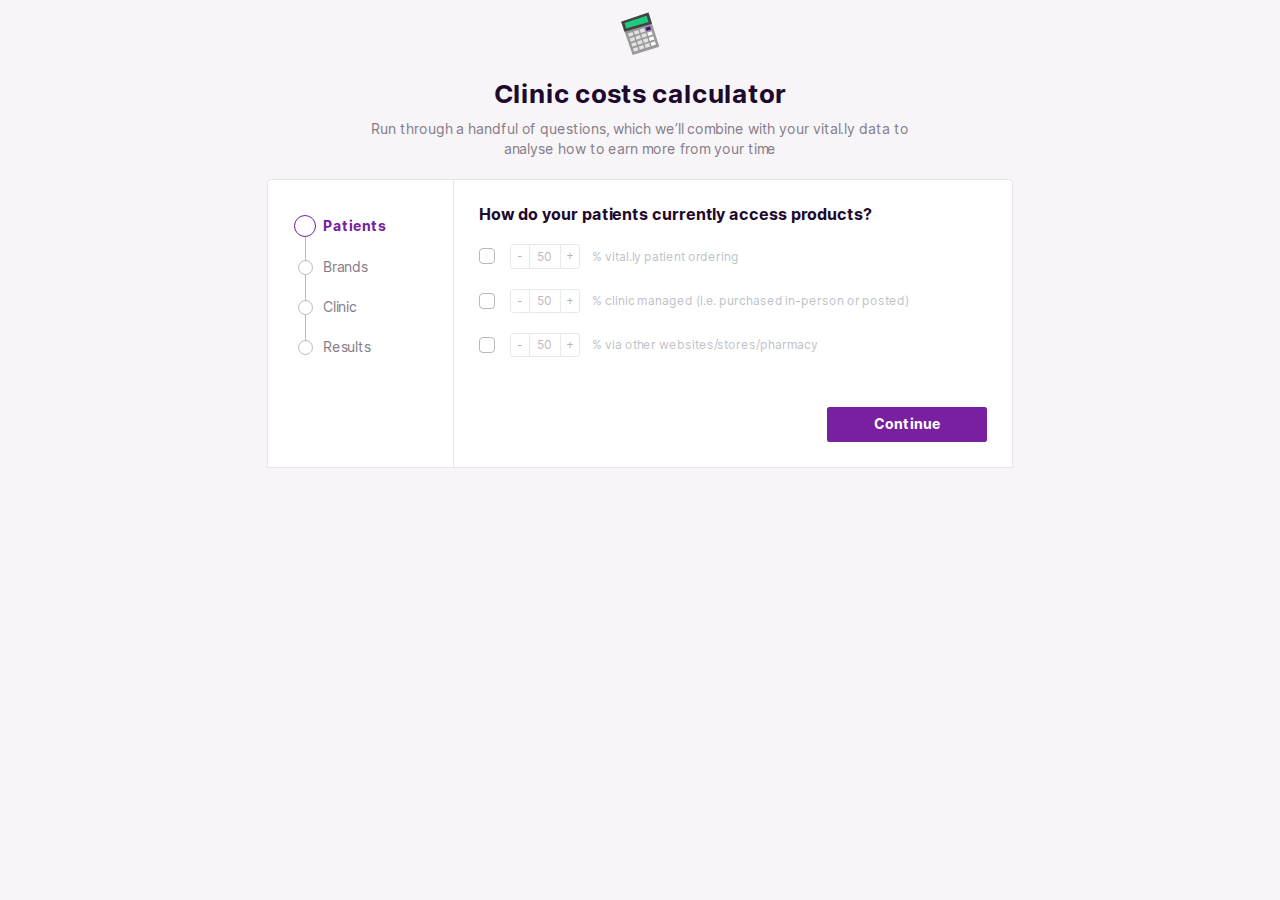
<file: vitally/calculator/index.html>
<!DOCTYPE html>
<html lang="en">
  <head>
    <meta charset="UTF-8" />
    <meta name="viewport" content="width=device-width, initial-scale=1.0" />
    <title>Calculator</title>

    <link rel="stylesheet" href="css/bootstrap.min.css" />
    <link rel="stylesheet" href="css/font-awesome.min.css" />
    <link rel="stylesheet" href="css/style.min.css" />

    <link rel="stylesheet" href="css/corrections.css" />

    <style>
    input:checked + svg {
    	display: block;
    }
    </style>
  </head>
  <body>
    <div class="container">
      <link rel="stylesheet" href="css/export.tailwind.css" />

      <div class="tailwind" style="margin: 10px;">
        <!-- sidebar+main content -->
        <div class="relative flex-col sm:flex-row flex space-y-10 sm:space-y-0 space-x-0 sm:space-x-10">

          <!-- PAGE CONTENT -->
          <div class="w-full md:w-2/3 md:mx-auto">
            <!-- PAGE activity -->
            <article>

              <!-- Container -->
              <div class="text-center mb-8">
                <img class="block mx-auto mb-8" width="39" height="48" src="img/icon-calculator.svg" alt="Calculator">
                <h3 class="text-vitaly-dark">Clinic costs calculator</h3>
                <p class="text-gray-400 w-3/4 mx-auto">Run through a handful of questions, which we’ll combine with your vital.ly data to analyse how to earn more from your time</p>
              </div>

              <div class="bg-white border border-wild-sand rounded-tl-md rounded-tr-md md:flex">

                <!-- Left -->
                <div class="w-full md:w-1/3 lg:w-1/4 py-6 px-6 md:py-10 md:px-12 border border-t-0 border-l-0 border-r-0 md:border md:border-t-0 md:border-l-0 md:border-b-0 md:border-r-1 border-wild-sand">

                  <!-- Side progress nav -->
                  <ul class="progress-nav flex justify-center md:block m-0">
                    <li class="active px-4 md:px-0 md:py-4 md:flex md:items-center text-center md:text-left">
                      <span class="block mx-auto md:m-0 md:mr-3 rounded-full border border-vitaly-purple bg-white"></span>
                      <a href="#" class="text-vitaly-purple font14px font-weight-bold">Patients</a>
                    </li>
                    <li class="px-4 md:px-0 md:py-4 md:flex md:items-center text-center md:text-left">
                      <span class="block mx-auto md:m-0 md:mr-4 rounded-full border border-gray-300 bg-white"></span>
                      <a href="#" class="text-gray-400 font14px hover:text-vitaly-purple hover:no-underline">Brands</a>
                    </li>
                    <li class="px-4 md:px-0 md:py-4 md:flex md:items-center text-center md:text-left">
                      <span class="block mx-auto md:m-0 md:mr-4 rounded-full border border-gray-300 bg-white"></span>
                      <a href="#" class="text-gray-400 font14px hover:text-vitaly-purple hover:no-underline">Clinic</a>
                    </li>
                    <li class="px-4 md:px-0 md:py-4 md:flex md:items-center text-center md:text-left">
                      <span class="block mx-auto md:m-0 md:mr-4 rounded-full border border-gray-300 bg-white"></span>
                      <a href="#" class="text-gray-400 font14px hover:text-vitaly-purple hover:no-underline">Results</a>
                    </li>
                  </ul>
                  <!-- End side progress nav -->

                </div>
                <!-- End Left -->

                <!-- Right -->
                <div class="w-full md:w-2/3 lg:w-3/4 py-6 px-6 md:p-10">

                  <!-- Title -->
                  <h6 class="text-vitaly-dark mt-0 mb-8">How do your patients currently access products?</h6>
                  <!-- End Title -->

                  <!-- Select Field w/ Incriment counter #1 -->
                  <div class="mb-8 flex items-center check-fieldset disabled">
                    <!-- Action -->
                    <div class="w-auto pr-3">
                      <div class="block">
                        <input type="checkbox" id="1-select" class="raw-checkbox">
                        <label for="1-select" class="raw-label font12px text-gray-500 font-normal visibly-hidden">% vital.ly patient ordering</label>
                      </div>
                    </div>
                    <!-- End Action -->

                    <!-- Quantity -->
                    <div class="pr-5 check-fieldset_item">
                      <div class="increment-group flex justify-end">
                        <button class="increment-button flex justify-center items-center leading-none font12px text-vitaly-dark text-center w-8 border border-gray-300 rounded-tl rounded-bl hover:border-vitaly-purple font-weight-normal" type="button" data-direction="dec">-</button>
                        <input id="quantity-1" class="increment-input font12px text-vitaly-dark text-center w-12 border border-gray-300 border-l-0 border-r-0 py-1 px-2" data-interval="1" data-upper-limit="100" type="text" pattern="d*" name="value" value="50">
                        <button class="increment-button flex justify-center items-center leading-none font12px text-vitaly-dark text-center w-8 border border-gray-300 rounded-tr rounded-br hover:border-vitaly-purple font-weight-normal" type="button" data-direction="inc">+</button>
                      </div>
                    </div>
                    <!-- End Quantity -->

                    <!-- Label -->
                    <div class="check-fieldset_item">
                      <p class="font12px">% vital.ly patient ordering</p>
                    </div>
                    <!-- End Label -->
                  </div>
                  <!-- End Select Field w/ Incriment counter -->

                  <!-- Select Field w/ Incriment counter #2 -->
                  <div class="mb-8 flex items-center check-fieldset disabled">
                    <!-- Action -->
                    <div class="w-auto pr-3">
                      <div class="block">
                        <input type="checkbox" id="2-select" class="raw-checkbox">
                        <label for="2-select" class="raw-label font12px text-gray-500 font-normal visibly-hidden">% clinic managed (i.e. purchased in-person or posted)</label>
                      </div>
                    </div>
                    <!-- End Action -->

                    <!-- Quantity -->
                    <div class="pr-5 check-fieldset_item">
                      <div class="increment-group flex justify-end">
                        <button class="increment-button flex justify-center items-center leading-none font12px text-vitaly-dark text-center w-8 border border-gray-300 rounded-tl rounded-bl hover:border-vitaly-purple font-weight-normal" type="button" data-direction="dec">-</button>
                        <input id="quantity-2" class="increment-input font12px text-vitaly-dark text-center w-12 border border-gray-300 border-l-0 border-r-0 py-1 px-2" type="text" data-interval="1" data-upper-limit="100" pattern="d*" name="value" value="50">
                        <button class="increment-button flex justify-center items-center leading-none font12px text-vitaly-dark text-center w-8 border border-gray-300 rounded-tr rounded-br hover:border-vitaly-purple font-weight-normal" type="button" data-direction="inc">+</button>
                      </div>
                    </div>
                    <!-- End Quantity -->

                    <!-- Label -->
                    <div class="check-fieldset_item">
                      <p class="font12px">% clinic managed (i.e. purchased in-person or posted)</p>
                    </div>
                    <!-- End Label -->
                  </div>
                  <!-- End Select Field w/ Incriment counter -->

                  <!-- Select Field w/ Incriment counter #3 -->
                  <div class="mb-8 flex items-center check-fieldset disabled">
                    <!-- Action -->
                    <div class="w-auto pr-3">
                      <div class="block">
                        <input type="checkbox" id="3-select" class="raw-checkbox">
                        <label for="3-select" class="raw-label font12px text-gray-500 font-normal visibly-hidden">% via other websites/stores/pharmacy</label>
                      </div>
                    </div>
                    <!-- End Action -->

                    <!-- Quantity -->
                    <div class="pr-5 check-fieldset_item">
                      <div class="increment-group flex justify-end">
                        <button class="increment-button flex justify-center items-center leading-none font12px text-vitaly-dark text-center w-8 border border-gray-300 rounded-tl rounded-bl hover:border-vitaly-purple font-weight-normal" type="button" data-direction="dec">-</button>
                        <input id="quantity-3" class="increment-input font12px text-vitaly-dark text-center w-12 border border-gray-300 border-l-0 border-r-0 py-1 px-2" type="text" data-interval="1" data-upper-limit="100" pattern="d*" name="value" value="50">
                        <button class="increment-button flex justify-center items-center leading-none font12px text-vitaly-dark text-center w-8 border border-gray-300 rounded-tr rounded-br hover:border-vitaly-purple font-weight-normal" type="button" data-direction="inc">+</button>
                      </div>
                    </div>
                    <!-- End Quantity -->

                    <!-- Label -->
                    <div class="check-fieldset_item">
                      <p class="font12px">% via other websites/stores/pharmacy</p>
                    </div>
                    <!-- End Label -->
                  </div>
                  <!-- End Select Field w/ Incriment counter -->

                  <!-- Continue -->
                  <div class="w-full flex justify-center md:justify-end mt-16 md:mt-20">
                    <button class="block bg-vitaly-purple text-white hover:bg-vitaly-dark hover:text-white font-bold py-3 px-4 rounded font14px continue-button">Continue</button>
                  </div>
                  <!-- End Continue -->

                </div>
                <!-- End Right -->

              </div>
              <!-- End Container -->

            </article>
          </div>
        </div>

      </div>

    </div>
  <script src="https://cdnjs.cloudflare.com/ajax/libs/jquery/3.5.1/jquery.min.js"></script>
  <script src="js/calculator.js"></script>
  </body>
</html>
</file>
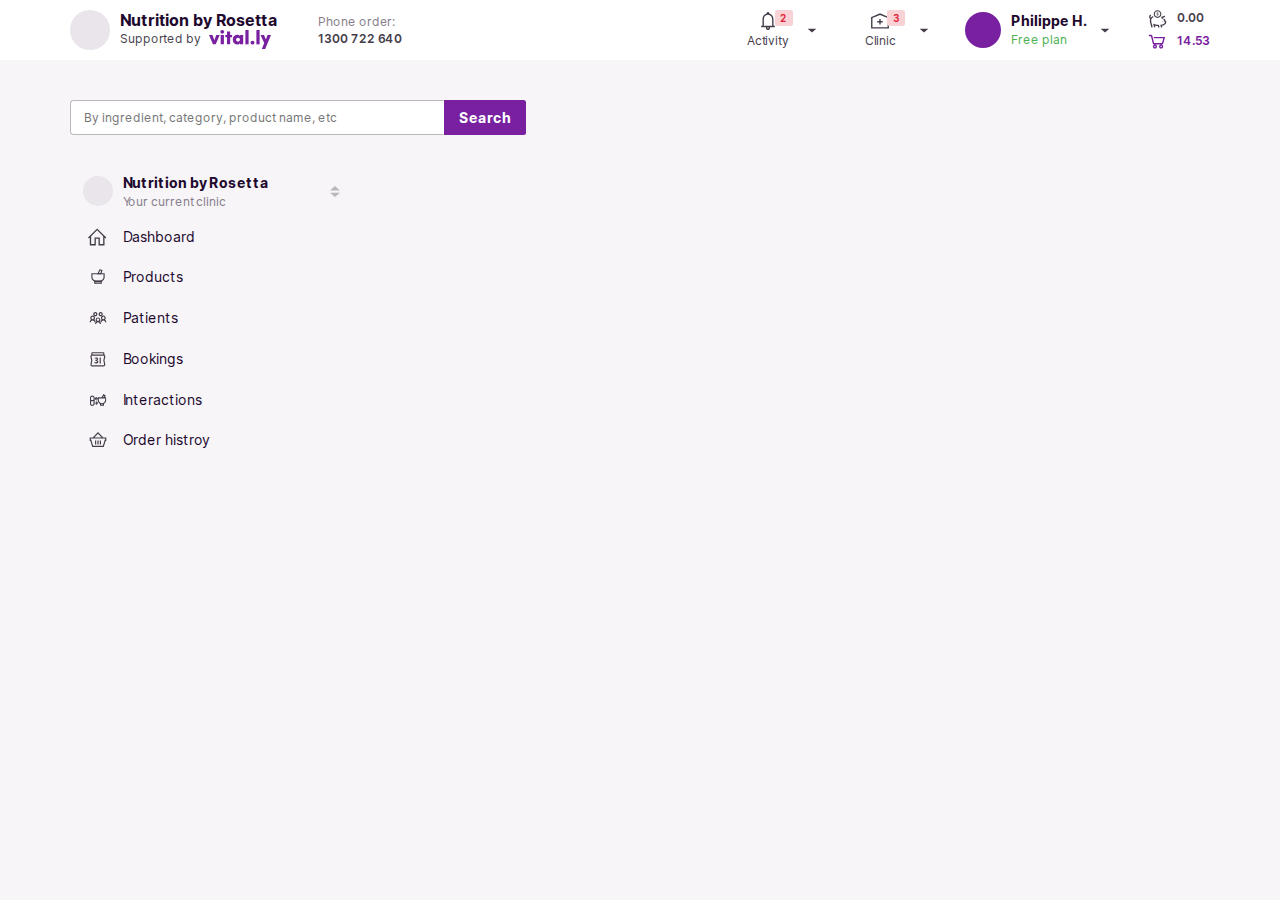
<file: vitally/navigation/index.html>
<!DOCTYPE html>
<html lang="en">
  <head>
    <meta charset="UTF-8" />
    <meta name="viewport" content="width=device-width, initial-scale=1.0" />
    <title>Navigation</title>

    <link rel="stylesheet" href="css/bootstrap.min.css" />
    <link rel="stylesheet" href="css/font-awesome.min.css" />
    <link rel="stylesheet" href="css/style.min.css" />

    <link rel="stylesheet" href="css/corrections.css" />

    <style>
    input:checked + svg {
    	display: block;
    }
    </style>
  </head>
  <body>
    <link rel="stylesheet" href="css/export.tailwind.css" />

    <div class="tailwind">

      <nav class="w-full fixed bg-white py-2 px-4 md:p-2 border-b border-gray-200 md:border-none site-nav z-50">
        <div class="container mx-auto">
          <div class="flex justify-between">

            <!-- Left -->
            <div class="flex items-center">

              <!-- Mobile nav open -->
              <a class="block md:hidden mr-8 open-mobile-menu w-8">
                <img src="img/menu-open.svg" width="19px" height="14px" alt="Open menu" />
              </a>
              <!-- Mobile nav close -->
              <a class="block md:hidden mr-8 close-mobile-menu w-8">
                <img src="img/menu-close.svg" width="15px" height="15px" alt="Close menu" />
              </a>

              <!-- Mobile logo -->
              <a class="block md:hidden" href="#">
                <img src="img/vitally.svg" width="62" height="19" alt="Vital.ly" />
              </a>

              <!-- DESKTOP: Profile image -->
              <div class="d-none md:block w-16 h-16 rounded-full bg-gray-200 mr-4"></div>
              <!-- end -->

              <!-- DESKTOP: Profile name -->
              <div class="d-none md:block md:mr-8 lg:mr-16">
                <h6 class="text-vitaly-dark m-0">Nutrition by Rosetta</h6>
                <div class="flex item-center">
                  <p class="font12px text-gray-500 m-0 mr-3">Supported by</p>
                  <img src="img/vitally.svg" width="62" height="19" alt="Vital.ly" />
                </div>
              </div>
              <!-- end -->

              <!-- DESKTOP: Phone number -->
              <div class="d-none md:block">
                <p class="font12px text-gray-400 m-0">Phone order:</p>
                <p class="font12px text-gray-500 font-weight-semibold m-0">1300 722 640</p>
              </div>
              <!-- end -->
            </div>
            <!-- end -->

            <!-- Right -->
            <div class="flex items-center">
              <li class="block text-center rounded-md p-2 md:pt-2 md:pb-2 md:pl-3 md:pr-8 lg:pr-16 md:mr-2 lg:mr-6 relative md:hover:bg-gray-100 nav-link has_children">
                <a class="text-gray-500 hover:text-gray-500 hover:no-underline">
                  <div class="relative mx-auto md:w-20">
                    <span class="d-none md:block nav-link_pill absolute font-weight-semibold text-center font10px rounded">2</span>
                    <img class="m-0 mx-auto" src="img/icon-notification.svg" width="22" height="22" alt="Activity">
                  </div>
                  <p class="d-none md:block font12px text-gray-500 m-0">Activity</p>
                  <span class="d-none md:block nav-link_arrow absolute"><img class="m-0" src="img/icon-dropdown.svg" width="10" height="5" alt="Open"></span>
                </a>
              </li>

              <li class="block text-center rounded-md p-2 md:pt-2 md:pb-2 md:pl-3 md:pr-8 lg:pr-16 md:mr-2 lg:mr-6 relative md:hover:bg-gray-100 nav-link has_children open-clinic-menu">
                <a class="text-gray-500 hover:text-gray-500 hover:no-underline">
                  <div class="relative mx-auto md:w-20">
                    <span class="d-none md:block nav-link_pill absolute font-weight-semibold text-center font10px rounded">3</span>
                    <img class="m-0 mx-auto" src="img/icon-clinic.svg" width="22" height="22" alt="Clinic">
                  </div>
                  <p class="d-none md:block font12px text-gray-500 m-0">Clinic</p>
                  <span class="d-none md:block nav-link_arrow absolute"><img class="m-0" src="img/icon-dropdown.svg" width="10" height="5" alt="Open"></span>
                </a>

                <!-- Submenu -->
                <div class="absolute nav-link_submenu">
                  <ul class="bg-white rounded-md py-4 text-left">
                    <li class="py-2 px-4 bg-white hover:bg-gray-100 flex items-center nav-link_submenu_item has_children">
                      <span class="block w-12 h-12 bg-gray-200 rounded-full mr-4 flex-none"></span>
                      <a class="font14px hover:no-underline text-vitaly-dark hover:text-vitaly-purple flex justify-between items-center w-full">
                        Nutrition by Rosetta
                        <img src="img/icon-right-arrow.svg" width="5" height="10" alt="More" />
                      </a>

                      <div class="absolute nav-link_submenu_submenu">
                        <ul class="bg-white rounded-md py-4 text-left">
                          <li class="py-4 px-6 bg-white hover:bg-gray-100 flex items-center">
                            <a class="font14px hover:no-underline text-vitaly-dark hover:text-vitaly-purple w-full">
                              Dashboard
                            </a>
                          </li>
                          <li class="py-4 px-6 bg-white hover:bg-gray-100 flex items-center">
                            <a class="font14px hover:no-underline text-vitaly-dark hover:text-vitaly-purple w-full">
                              Products
                            </a>
                          </li>
                          <li class="py-4 px-6 bg-white hover:bg-gray-100 flex items-center">
                            <a class="font14px hover:no-underline text-vitaly-dark hover:text-vitaly-purple w-full">
                              Bookings
                            </a>
                          </li>
                          <li class="py-4 px-6 bg-white hover:bg-gray-100 flex items-center">
                            <a class="font14px hover:no-underline text-vitaly-dark hover:text-vitaly-purple w-full">
                              Interactions
                            </a>
                          </li>
                          <li class="py-4 px-6 bg-white hover:bg-gray-100 flex items-center">
                            <a class="font14px hover:no-underline text-vitaly-dark hover:text-vitaly-purple w-full">
                              Order history
                            </a>
                          </li>
                        </ul>
                      </div>
                    </li>

                    <li class="py-2 px-4 bg-white hover:bg-gray-100 flex items-center nav-link_submenu_item has_children">
                      <span class="block w-12 h-12 bg-gray-200 rounded-full mr-4 flex-none"></span>
                      <a class="font14px hover:no-underline text-vitaly-dark hover:text-vitaly-purple flex justify-between items-center w-full">
                        Ian’s Clinic
                        <img src="img/icon-right-arrow.svg" width="5" height="10" alt="More" />
                      </a>

                      <!-- Submenu submenu -->
                      <div class="absolute nav-link_submenu_submenu">
                        <ul class="bg-white rounded-md py-4 text-left">
                          <li class="py-4 px-6 bg-white hover:bg-gray-100 flex items-center">
                            <a class="font14px hover:no-underline text-vitaly-dark hover:text-vitaly-purple w-full">
                              Link 1
                            </a>
                          </li>
                          <li class="py-4 px-6 bg-white hover:bg-gray-100 flex items-center">
                            <a class="font14px hover:no-underline text-vitaly-dark hover:text-vitaly-purple w-full">
                              Link 2
                            </a>
                          </li>
                          <li class="py-4 px-6 bg-white hover:bg-gray-100 flex items-center">
                            <a class="font14px hover:no-underline text-vitaly-dark hover:text-vitaly-purple w-full">
                              Link 3
                            </a>
                          </li>
                        </ul>
                      </div>
                      <!-- end submenu submenu -->
                    </li>
                  </ul>
                </div>
                <!-- end submenu -->
              </li>

              <li class="block rounded-md p-2 md:pt-2 md:pb-2 md:pl-2 md:pr-8 lg:pr-16 md:mr-2 lg:mr-8 relative md:hover:bg-gray-100 nav-link has_children">
                <a class="flex items-center text-gray-500 hover:text-gray-500 hover:no-underline">
                  <!-- Profile image -->
                  <div class="profile-image rounded-full bg-vitaly-purple md:mr-4"></div>
                  <!-- end -->
                  <div class="d-none md:block">
                    <p class="font14px text-vitaly-dark m-0 font-weight-bold">Philippe H.</p>
                    <p class="font12px m-0 text-vitaly-green">Free plan</p>
                  </div>

                  <span class="d-none md:block nav-link_arrow absolute"><img class="m-0" src="img/icon-dropdown.svg" width="10" height="5" alt="Open"></span>
                </a>

                <!-- Submenu -->
                <div class="absolute nav-link_submenu">
                  <ul class="bg-white rounded-md py-4 text-left">
                    <li class="py-2 px-4 bg-white hover:bg-gray-100 flex items-center nav-link_submenu_item">
                      <img class="block mr-4 flex-none" src="img/icon-settings.svg" width="22" height="22" alt="Account settings" />
                      <a class="font14px hover:no-underline text-vitaly-dark hover:text-vitaly-purple flex justify-between items-center w-full">
                        Account settings
                      </a>
                    </li>

                    <li class="py-2 px-4 bg-white hover:bg-gray-100 flex items-center nav-link_submenu_item">
                      <img class="block mr-4 flex-none" src="img/icon-signout.svg" width="22" height="22" alt="Sign out" />
                      <a class="font14px hover:no-underline text-vitaly-dark hover:text-vitaly-purple flex justify-between items-center w-full">
                        Sign out
                      </a>
                    </li>
                  </ul>
                </div>
                <!-- end submenu -->
              </li>

              <div class="text-left flex items-center md:block">
                <a class="block hover:no-underline p-2 md:p-0">
                  <img class="md:mr-2" src="img/icon-bank.svg" width="22" height="22" alt="Bank">
                  <span class="d-none md:inline font12px font-weight-semibold text-gray-500">0.00<span>
                </a>
                <a class="block hover:no-underline p-2 md:p-0">
                  <img class="md:mr-2" src="img/icon-cart.svg" width="22" height="22" alt="Cart">
                  <span class="d-none md:inline font12px font-weight-semibold text-vitaly-purple">14.53<span>
                </a>
              </div>
            </div>
            <!-- end -->

          </div>

        </div>
        <!-- end container -->
      </nav>
      <!-- end nav -->

      <!-- Mobile Menu -->
      <div class="fixed bg-white w-full block md:hidden border-b border-gray-200 mobile-menu z-40">
        <ul class="m-0 p-0">

          <!-- Clinic dropdown -->
          <li class="px-6 py-3 pt-6 clinic-item has_children hover:bg-white">
            <div class="flex items-center">
              <span class="block w-12 h-12 bg-gray-200 rounded-full mr-4 flex-none"></span>
              <a class="font14px hover:no-underline text-vitaly-dark hover:text-vitaly-purple w-full">
                <span class="block font14px font-weight-bold text-vitaly-dark">Nutrition by Rosetta</span>
                <span class="block font12px text-gray-400">Your current clinic</span>
              </a>
              <img src="img/icon-reorder.svg" width="10" height="11" alt="Dropdown">
            </div>

            <ul class="clinic-item_submenu">
              <li class="py-3 px-3 bg-white hover:bg-gray-100 flex items-center nav-link_submenu_item has_children">
                <span class="block w-12 h-12 bg-gray-200 rounded-full mr-4 flex-none"></span>
                <a class="font14px hover:no-underline text-vitaly-dark hover:text-vitaly-purple w-full">
                  Ian’s Clinic
                </a>
              </li>
              <li class="py-3 px-3 bg-white hover:bg-gray-100 flex items-center nav-link_submenu_item has_children">
                <span class="block w-12 h-12 bg-gray-200 rounded-full mr-4 flex-none"></span>
                <a class="font14px hover:no-underline text-vitaly-dark hover:text-vitaly-purple w-full">
                  Blue Clinic
                </a>
              </li>
              <li class="py-3 px-3 bg-white hover:bg-gray-100 flex items-center nav-link_submenu_item has_children">
                <span class="block w-12 h-12 bg-gray-200 rounded-full mr-4 flex-none"></span>
                <a class="font14px hover:no-underline text-vitaly-dark hover:text-vitaly-purple w-full">
                  Green Clinic
                </a>
              </li>
            </ul>
          </li>
          <!-- end clinic dropdown -->

          <li class="px-6 py-4">
            <div class="flex items-center">
              <span class="block w-12 flex-none mr-4">
                <img src="img/icon-dashboard.svg" width="19" height="18" class="block mx-auto" alt="Dashboard" />
              </span>
              <a class="font14px hover:no-underline text-vitaly-dark hover:text-vitaly-purple w-full">
                Dashboard
              </a>
            </div>
          </li>

          <li class="px-6 py-4">
            <div class="flex items-center">
              <span class="block w-12 flex-none mr-4">
                <img src="img/icon-product.svg" width="20" height="20" class="block mx-auto" alt="Products" />
              </span>
              <a class="font14px hover:no-underline text-vitaly-dark hover:text-vitaly-purple w-full">
                Products
              </a>
            </div>
          </li>

          <li class="px-6 py-4">
            <div class="flex items-center menu-link has_children">
              <span class="block w-12 flex-none mr-4">
                <img src="img/icon-patients.svg" width="20" height="20" class="block mx-auto" alt="Patients" />
              </span>
              <a class="font14px hover:no-underline text-vitaly-dark hover:text-vitaly-purple w-full">
                Patients
              </a>
            </div>

            <ul class="m-0 py-8 pb-0 pl-16 menu-link_submenu">
              <li class="py-4 pt-8 border-t border-gray-200">
                <a class="font14px hover:no-underline text-vitaly-dark hover:text-vitaly-purple w-full">Add a patient</a>
              </li>
              <li class="py-4">
                <a class="font14px hover:no-underline text-vitaly-dark hover:text-vitaly-purple w-full">Product switch</a>
              </li>
              <li class="py-4">
                <a class="font14px hover:no-underline text-vitaly-dark hover:text-vitaly-purple w-full">Drafts</a>
              </li>
              <li class="py-4">
                <a class="font14px hover:no-underline text-vitaly-dark hover:text-vitaly-purple w-full">Adjust pricing</a>
              </li>
              <li class="py-4 pb-8 border-b border-gray-200">
                <a class="font14px hover:no-underline text-vitaly-dark hover:text-vitaly-purple w-full">Payment info</a>
              </li>
            </ul>
          </li>

          <li class="px-6 py-4">
            <div class="flex items-center menu-link has_children">
              <span class="block w-12 flex-none mr-4">
                <img src="img/icon-calendar.svg" width="20" height="20" class="block mx-auto" alt="Bookings" />
              </span>
              <a class="font14px hover:no-underline text-vitaly-dark hover:text-vitaly-purple w-full">
                Bookings
              </a>
            </div>

            <ul class="m-0 py-8 pb-0 pl-16 menu-link_submenu">
              <li class="py-4 pt-8 border-t border-gray-200">
                <a class="font14px hover:no-underline text-vitaly-dark hover:text-vitaly-purple w-full">My bookings</a>
              </li>
              <li class="py-4">
                <a class="font14px hover:no-underline text-vitaly-dark hover:text-vitaly-purple w-full">Payments</a>
              </li>
              <li class="py-4">
                <a class="font14px hover:no-underline text-vitaly-dark hover:text-vitaly-purple w-full">My services</a>
              </li>
              <li class="py-4 pb-8 border-b border-gray-200">
                <a class="font14px hover:no-underline text-vitaly-dark hover:text-vitaly-purple w-full">Settings</a>
              </li>
            </ul>
          </li>

          <li class="px-6 py-4">
            <div class="flex items-center">
              <span class="block w-12 flex-none mr-4">
                <img src="img/icon-interactions.svg" width="20" height="20" class="block mx-auto" alt="Interactions" />
              </span>
              <a class="font14px hover:no-underline text-vitaly-dark hover:text-vitaly-purple w-full">
                Interactions
              </a>
            </div>
          </li>

          <li class="px-6 py-4 pb-6">
            <div class="flex items-center">
              <span class="block w-12 flex-none mr-4">
                <img src="img/icon-order.svg" width="20" height="20" class="block mx-auto" alt="Order histroy" />
              </span>
              <a class="font14px hover:no-underline text-vitaly-dark hover:text-vitaly-purple w-full">
                Order history
              </a>
            </div>
          </li>

          <li class="px-6 py-4 border-t border-gray-200">
            <a class="font14px hover:no-underline text-vitaly-dark hover:text-vitaly-purple font-weight-bold w-full">
              Sign out
            </a>
          </li>
        </ul>
      </div>

      <!-- Mobile SELECT Menu -->
      <div class="fixed bg-white w-full block md:hidden border-b border-gray-200 mobile-select-menu z-40">
        <ul class="m-0 p-0">

          <li class="px-6 py-3 pt-6 clinic-item hover:bg-white">
            <div class="flex items-center">
              <span class="block w-12 h-12 bg-gray-200 rounded-full mr-4 flex-none"></span>
              <a class="font14px hover:no-underline text-vitaly-dark hover:text-vitaly-purple w-full">
                <span class="block font14px font-weight-bold text-vitaly-dark">Nutrition by Rosetta</span>
                <span class="block font12px text-gray-400">Your current clinic</span>
              </a>
              <img src="img/icon-reorder.svg" width="10" height="11" alt="Dropdown">
            </div>
          </li>

          <li class="px-6 py-4">
            <div class="flex items-center">
              <span class="block w-12 h-12 bg-gray-200 rounded-full mr-4 flex-none"></span>
              <a class="font14px hover:no-underline text-vitaly-dark hover:text-vitaly-purple flex justify-between items-center w-full">
                Ian’s Clinic
              </a>
            </div>
          </li>

          <li class="px-6 py-4">
            <div class="flex items-center">
              <span class="block w-12 h-12 bg-gray-200 rounded-full mr-4 flex-none"></span>
              <a class="font14px hover:no-underline text-vitaly-dark hover:text-vitaly-purple flex justify-between items-center w-full">
                Blue Clinic
              </a>
            </div>
          </li>

          <li class="px-6 py-4 pb-6">
            <div class="flex items-center">
              <span class="block w-12 h-12 bg-gray-200 rounded-full mr-4 flex-none"></span>
              <a class="font14px hover:no-underline text-vitaly-dark hover:text-vitaly-purple flex justify-between items-center w-full">
                Green Clinic
              </a>
            </div>
          </li>
        </ul>
      </div>

      <!-- Mobile Clinic Menu -->
      <div class="fixed bg-white w-full block md:hidden border-b border-gray-200 mobile-clinic-menu z-40">
        <ul class="m-0 p-0">

          <li class="px-6 py-4 pt-6">
            <div class="flex items-center">
              <span class="block w-12 h-12 bg-gray-200 rounded-full mr-4 flex-none"></span>
              <a class="font14px hover:no-underline text-vitaly-dark hover:text-vitaly-purple flex justify-between items-center w-full">
                Nutrition by Rosetta
                <img src="img/icon-right-arrow.svg" width="5" height="10" alt="More" />
              </a>
            </div>
          </li>

          <li class="px-6 py-4">
            <div class="flex items-center">
              <span class="block w-12 h-12 bg-gray-200 rounded-full mr-4 flex-none"></span>
              <a class="font14px hover:no-underline text-vitaly-dark hover:text-vitaly-purple flex justify-between items-center w-full">
                Ian’s Clinic
                <img src="img/icon-right-arrow.svg" width="5" height="10" alt="More" />
              </a>
            </div>
          </li>

          <li class="px-6 py-4">
            <div class="flex items-center">
              <span class="block w-12 h-12 bg-gray-200 rounded-full mr-4 flex-none"></span>
              <a class="font14px hover:no-underline text-vitaly-dark hover:text-vitaly-purple flex justify-between items-center w-full">
                Blue Clinic
                <img src="img/icon-right-arrow.svg" width="5" height="10" alt="More" />
              </a>
            </div>
          </li>

          <li class="px-6 py-4 pb-6">
            <div class="flex items-center">
              <span class="block w-12 h-12 bg-gray-200 rounded-full mr-4 flex-none"></span>
              <a class="font14px hover:no-underline text-vitaly-dark hover:text-vitaly-purple flex justify-between items-center w-full">
                Green Clinic
                <img src="img/icon-right-arrow.svg" width="5" height="10" alt="More" />
              </a>
            </div>
          </li>
        </ul>
      </div>

      <!-- DESKTOP: Search -->
      <div class="w-full pt-40">
        <div class="container mx-auto">
          <div class="d-none md:block w-full md:w-2/5">
            <form class="flex items-center">
              <input class="raw-input border border-gray-300 rounded-md rounded-tr-none rounded-br-none border-r-white px-5 py-3 font12px text-vitaly-dark focus:border-vitaly-purple" type="text" name="searchby" id="sarchby" placeholder="By ingredient, category, product name, etc">
              <button class="block bg-vitaly-purple text-white hover:bg-vitaly-dark hover:text-white font-bold py-3 px-6 rounded rounded-tl-none rounded-bl-none font14px" type="submit">Search</button>
            </form>
          </div>
        </div>
      </div>
      <!-- end search -->

      <!-- Main container -->
      <div class="container mx-auto mt-10">

        <!-- DESKTOP -->
        <div class="d-none md:block w-full md:w-1/4 md:p-2">
          <ul class="m-0 p-0">

            <!-- Clinic dropdown -->
            <li class="px-3 py-3 pr-4 clinic-item has_children hover:bg-white">
              <div class="flex items-center">
                <span class="block w-12 h-12 bg-gray-200 rounded-full mr-4 flex-none"></span>
                <a class="font14px hover:no-underline text-vitaly-dark hover:text-vitaly-purple w-full">
                  <span class="block font14px font-weight-bold text-vitaly-dark">Nutrition by Rosetta</span>
                  <span class="block font12px text-gray-400">Your current clinic</span>
                </a>
                <img src="img/icon-reorder.svg" width="10" height="11" alt="Dropdown">
              </div>

              <ul class="clinic-item_submenu">
                <li class="py-3 px-3 bg-white hover:bg-gray-100 flex items-center nav-link_submenu_item has_children">
                  <span class="block w-12 h-12 bg-gray-200 rounded-full mr-4 flex-none"></span>
                  <a class="font14px hover:no-underline text-vitaly-dark hover:text-vitaly-purple w-full">
                    Ian’s Clinic
                  </a>
                </li>
                <li class="py-3 px-3 bg-white hover:bg-gray-100 flex items-center nav-link_submenu_item has_children">
                  <span class="block w-12 h-12 bg-gray-200 rounded-full mr-4 flex-none"></span>
                  <a class="font14px hover:no-underline text-vitaly-dark hover:text-vitaly-purple w-full">
                    Blue Clinic
                  </a>
                </li>
                <li class="py-3 px-3 bg-white hover:bg-gray-100 flex items-center nav-link_submenu_item has_children">
                  <span class="block w-12 h-12 bg-gray-200 rounded-full mr-4 flex-none"></span>
                  <a class="font14px hover:no-underline text-vitaly-dark hover:text-vitaly-purple w-full">
                    Green Clinic
                  </a>
                </li>
              </ul>
            </li>
            <!-- end clinic dropdown -->

            <li class="px-3 py-4">
              <div class="flex items-center">
                <span class="block w-12 flex-none mr-4">
                  <img src="img/icon-dashboard.svg" width="19" height="18" class="block mx-auto" alt="Dashboard" />
                </span>
                <a class="font14px hover:no-underline text-vitaly-dark hover:text-vitaly-purple w-full">
                  Dashboard
                </a>
              </div>
            </li>

            <li class="px-3 py-4">
              <div class="flex items-center">
                <span class="block w-12 flex-none mr-4">
                  <img src="img/icon-product.svg" width="20" height="20" class="block mx-auto" alt="Products" />
                </span>
                <a class="font14px hover:no-underline text-vitaly-dark hover:text-vitaly-purple w-full">
                  Products
                </a>
              </div>
            </li>

            <li class="px-3 py-4">
              <div class="flex items-center menu-link has_children">
                <span class="block w-12 flex-none mr-4">
                  <img src="img/icon-patients.svg" width="20" height="20" class="block mx-auto" alt="Patients" />
                </span>
                <a class="font14px hover:no-underline text-vitaly-dark hover:text-vitaly-purple w-full">
                  Patients
                </a>
              </div>

              <ul class="m-0 py-8 pb-0 pl-16 menu-link_submenu">
                <li class="py-4 pt-8 border-t border-gray-200">
                  <a class="font14px hover:no-underline text-vitaly-dark hover:text-vitaly-purple w-full">Add a patient</a>
                </li>
                <li class="py-4">
                  <a class="font14px hover:no-underline text-vitaly-dark hover:text-vitaly-purple w-full">Product switch</a>
                </li>
                <li class="py-4">
                  <a class="font14px hover:no-underline text-vitaly-dark hover:text-vitaly-purple w-full">Drafts</a>
                </li>
                <li class="py-4">
                  <a class="font14px hover:no-underline text-vitaly-dark hover:text-vitaly-purple w-full">Adjust pricing</a>
                </li>
                <li class="py-4 pb-8 border-b border-gray-200">
                  <a class="font14px hover:no-underline text-vitaly-dark hover:text-vitaly-purple w-full">Payment info</a>
                </li>
              </ul>
            </li>

            <li class="px-3 py-4">
              <div class="flex items-center menu-link has_children">
                <span class="block w-12 flex-none mr-4">
                  <img src="img/icon-calendar.svg" width="20" height="20" class="block mx-auto" alt="Bookings" />
                </span>
                <a class="font14px hover:no-underline text-vitaly-dark hover:text-vitaly-purple w-full">
                  Bookings
                </a>
              </div>

              <ul class="m-0 py-8 pb-0 pl-16 menu-link_submenu">
                <li class="py-4 pt-8 border-t border-gray-200">
                  <a class="font14px hover:no-underline text-vitaly-dark hover:text-vitaly-purple w-full">My bookings</a>
                </li>
                <li class="py-4">
                  <a class="font14px hover:no-underline text-vitaly-dark hover:text-vitaly-purple w-full">Payments</a>
                </li>
                <li class="py-4">
                  <a class="font14px hover:no-underline text-vitaly-dark hover:text-vitaly-purple w-full">My services</a>
                </li>
                <li class="py-4 pb-8 border-b border-gray-200">
                  <a class="font14px hover:no-underline text-vitaly-dark hover:text-vitaly-purple w-full">Settings</a>
                </li>
              </ul>
            </li>

            <li class="px-3 py-4">
              <div class="flex items-center">
                <span class="block w-12 flex-none mr-4">
                  <img src="img/icon-interactions.svg" width="20" height="20" class="block mx-auto" alt="Interactions" />
                </span>
                <a class="font14px hover:no-underline text-vitaly-dark hover:text-vitaly-purple w-full">
                  Interactions
                </a>
              </div>
            </li>

            <li class="px-3 py-4">
              <div class="flex items-center">
                <span class="block w-12 flex-none mr-4">
                  <img src="img/icon-order.svg" width="20" height="20" class="block mx-auto" alt="Order histroy" />
                </span>
                <a class="font14px hover:no-underline text-vitaly-dark hover:text-vitaly-purple w-full">
                  Order histroy
                </a>
              </div>
            </li>

          </ul>
        </div>
      </div>

    </div>
  <script src="https://cdnjs.cloudflare.com/ajax/libs/jquery/3.5.1/jquery.min.js"></script>
  <script src="js/navigation.js"></script>
  </body>
</html>
</file>
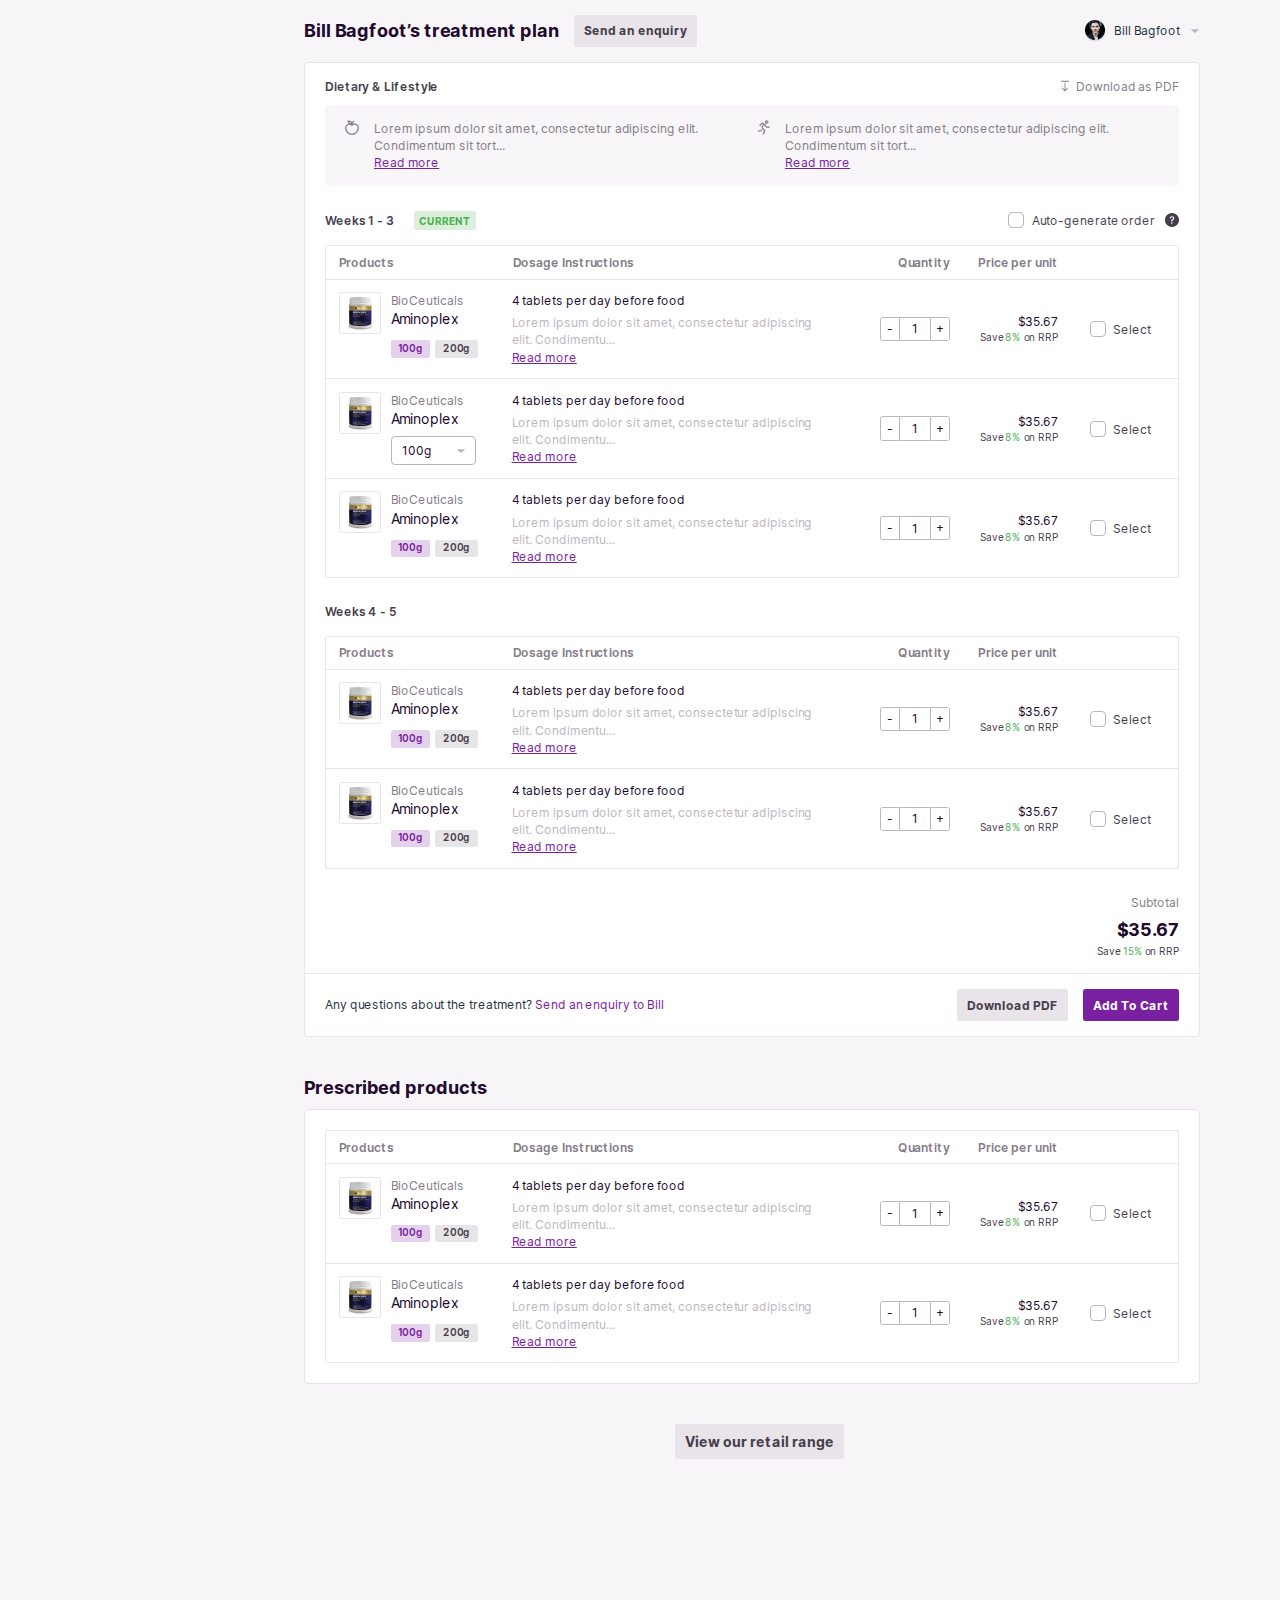
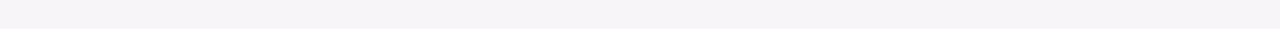
<file: vitally/patient-dashboard/index.html>
<!DOCTYPE html>
<html lang="en">
  <head>
    <meta charset="UTF-8" />
    <meta name="viewport" content="width=device-width, initial-scale=1.0" />
    <title>Patient Dashboard</title>

    <link rel="stylesheet" href="css/bootstrap.min.css" />
    <link rel="stylesheet" href="css/font-awesome.min.css" />
    <link rel="stylesheet" href="css/style.min.css" />

    <link rel="stylesheet" href="css/corrections.css" />

    <style>
    input:checked + svg {
    	display: block;
    }
    </style>
  </head>
  <body>
    <div class="container">
      <link rel="stylesheet" href="css/export.tailwind.css" />

      <div class="tailwind" style="margin: 10px;">
        <!-- sidebar+main content -->
        <div class="relative flex-col sm:flex-row flex space-y-10 sm:space-y-0 space-x-0 sm:space-x-10">

          <!-- PAGE CONTENT -->
          <div class="w-full md:w-4/5 md:mx-auto md:mr-0">
            <!-- PAGE activity -->
            <article>

              <!-- Treatment Plan -->
              <div class="flex justify-between content-center mb-4">
                <div class="flex items-center">
                  <h5 class="text-vitaly-dark">Bill Bagfoot’s treatment plan</h5>
                  <button class="d-none md:block bg-wild-sand text-gray-500 hover:bg-vitaly-purple hover:text-white font-bold py-3 px-4 ml-6 rounded font12px">Send an enquiry</button>
                </div>

                <div class="flex items-center">
                  <img src="img/avatar.png" width="24" height="24" class="mr-3" alt="Bill Bagfoot">
                  <p class="font12px text-right mr-4">Bill Bagfoot</p>
                  <svg width="10" height="4" viewBox="0 0 10 4" fill="none" xmlns="http://www.w3.org/2000/svg">
                    <path d="M5 4L0.669873 0.249999L9.33013 0.25L5 4Z" fill="#BAB6BC"/>
                  </svg>
                </div>
              </div>

              <div class="bg-white border border-wild-sand rounded-tl-md rounded-tr-md py-6 px-6 md:px-8">

                <!-- Intro content -->
                <div class="flex justify-between items-center mb-4">
                  <p class="font-weight-semibold font12px text-gray-500">Dietary & Lifestyle</p>

                  <a class="flex items-center font12px text-gray-400" href="#">
                    <svg width="8" height="12" viewBox="0 0 8 12" fill="none" xmlns="http://www.w3.org/2000/svg">
                      <path d="M4 11.4277L4.31445 11.127L7.37695 8.06445L6.74805 7.43555L4.4375 9.74609L4.4375 2.5L3.5625 2.5L3.5625 9.74609L1.25195 7.43555L0.623047 8.06445L3.68555 11.127L4 11.4277ZM7.9375 1.625L7.9375 0.75L0.0625009 0.749999L0.0625009 1.625L7.9375 1.625Z" fill="#847D88"/>
                    </svg>
                    <span class="ml-3">Download as PDF</span>
                  </a>
                </div>
                <div class="bg-gray-100 rounded-md py-6 px-6 md:px-8 block md:flex">
                  <div class="w-full md:w-1/2 flex items-start md:pr-2 mb-4 md:mb-0">
                    <div class="mr-6">
                      <svg width="14" height="15" viewBox="0 0 14 15" fill="none" xmlns="http://www.w3.org/2000/svg">
                      <path d="M3.48438 0.480399C3.30127 0.482841 3.19141 0.499931 3.19141 0.499931L2.54688 0.558524L2.625 1.20306C2.625 1.20306 2.77881 2.63128 3.79688 3.68352C1.73145 4.00335 0.125 5.70745 0.125 7.78509C0.125 10.0263 1.12354 11.8036 2.29297 12.9999C2.87647 13.5981 3.49658 14.0497 4.08984 14.3671C4.68311 14.6845 5.22754 14.8749 5.75 14.8749C6.0918 14.8749 6.42383 14.8163 6.72656 14.7187C6.90967 14.6601 7.09033 14.6601 7.27344 14.7187C7.57617 14.8163 7.9082 14.8749 8.25 14.8749C8.81641 14.8749 9.36084 14.6357 9.94922 14.2695C10.5376 13.9033 11.1504 13.3954 11.7266 12.7656C12.8789 11.5082 13.875 9.76263 13.875 7.78509C13.875 5.47796 11.8901 3.62493 9.5 3.62493C8.85791 3.62493 8.26465 3.78118 7.72266 4.03509C7.72021 4.018 7.70801 3.9887 7.70312 3.95696C8.02295 2.28948 9.1875 1.67181 9.1875 1.67181L8.5625 0.578056C8.5625 0.578056 7.68115 1.10784 7.03906 2.23821C6.83643 1.92815 6.56787 1.62298 6.23828 1.35931C5.24707 0.56829 4.03125 0.475517 3.48438 0.480399ZM4.08984 1.80852C4.52197 1.87444 5.05664 2.01604 5.45703 2.33587C5.86475 2.66058 6.13818 3.13665 6.29688 3.54681C5.86231 3.48333 5.31787 3.32464 4.91016 2.99993C4.50732 2.67766 4.24854 2.21624 4.08984 1.80852ZM4.5 4.87493C5.31299 4.87493 6.03564 5.17034 6.58984 5.63665L7 5.96868L7.41016 5.63665C7.96436 5.17034 8.68701 4.87493 9.5 4.87493C11.2529 4.87493 12.625 6.19573 12.625 7.78509C12.625 9.33538 11.812 10.832 10.8086 11.9257C10.3081 12.4726 9.76367 12.8998 9.28516 13.1952C8.80664 13.4907 8.37207 13.6249 8.25 13.6249C8.04492 13.6249 7.85205 13.5883 7.66406 13.5273C7.23438 13.3881 6.76562 13.3881 6.33594 13.5273C6.14795 13.5883 5.95508 13.6249 5.75 13.6249C5.58154 13.6249 5.14941 13.5273 4.67578 13.2734C4.20215 13.0195 3.66504 12.6264 3.17188 12.121C2.18555 11.1103 1.375 9.66009 1.375 7.78509C1.375 6.19573 2.74707 4.87493 4.5 4.87493Z" fill="#847D88"/>
                      </svg>
                    </div>

                    <p class="expand-content text-gray-400 font12px">
                      Lorem ipsum dolor sit amet, consectetur adipiscing elit. Condimentum sit tortor, quis sed. Velit euismod risus, id malesuada diam a, blandit. Lorem sed quis eu ac. Interdum tristique pulvinar pretium tortor.
                      <br>
                      <br>
                      Tincidunt vitae tristique tempor euismod turpis vel nec. Consequat in massa non elit pellentesque. Vitae adipiscing etiam suspendisse urna elit nascetur. Platea dictumst amet, id interdum ornare at.
                      <br>
                      <br>
                      Aliquet sollicitudin eget amet viverra felis vel ac egestas. Sed morbi pellentesque iaculis vitae. Praesent proin facilisi amet, libero. Consectetur adipiscing purus consectetur sed ornare.
                    </p>
                  </div>

                  <div class="w-full md:w-1/2 flex items-start md:pl-2">
                    <div class="mr-6">
                      <svg width="13" height="15" viewBox="0 0 13 15" fill="none" xmlns="http://www.w3.org/2000/svg">
                      <path d="M9.63672 0.125C8.58691 0.125 7.72266 0.989258 7.72266 2.03906C7.72266 3.08887 8.58691 3.95312 9.63672 3.95312C10.689 3.95312 11.5703 3.08887 11.5703 2.03906C11.5703 0.989258 10.689 0.125 9.63672 0.125ZM9.63672 1.375C10.0127 1.375 10.3203 1.66553 10.3203 2.03906C10.3203 2.4126 10.0127 2.70312 9.63672 2.70312C9.26318 2.70312 8.97266 2.41504 8.97266 2.03906C8.97266 1.66553 9.26318 1.375 9.63672 1.375ZM5.08594 2.625C4.78564 2.66162 4.48291 2.80078 4.26562 3.03516L2.15625 5.32031L3.09375 6.17969L5.18359 3.89453C5.20557 3.87256 5.23486 3.85791 5.26172 3.875L6.25781 4.53906L4.79297 6.57031C4.33398 7.21484 4.40967 8.10107 4.96875 8.66016L7.17578 10.8672L5.35938 14.5H6.76562L8.30859 11.4336C8.55029 10.9526 8.45508 10.3691 8.07422 9.98828L5.86719 7.78125C5.74023 7.6543 5.72314 7.43945 5.82812 7.29297L7.29297 5.24219L7.80078 5.57422L8.79688 7.07812C9.02881 7.42481 9.41455 7.625 9.83203 7.625H12.625V6.375H9.83203L8.77734 4.77344L8.69922 4.67578L8.60156 4.59766L5.96484 2.83984C5.69873 2.66162 5.38623 2.58838 5.08594 2.625ZM4.53906 9.20703L3.62109 10.125H0.75V11.375H3.62109C3.95068 11.375 4.26562 11.2407 4.5 11.0039L5.41797 10.0859L4.53906 9.20703Z" fill="#847D88"/>
                      </svg>
                    </div>

                    <p class="expand-content text-gray-400 font12px">
                      Lorem ipsum dolor sit amet, consectetur adipiscing elit. Condimentum sit tortor, quis sed. Velit euismod risus, id malesuada diam a, blandit. Lorem sed quis eu ac. Interdum tristique pulvinar pretium tortor.
                      <br>
                      <br>
                      Tincidunt vitae tristique tempor euismod turpis vel nec. Consequat in massa non elit pellentesque. Vitae adipiscing etiam suspendisse urna elit nascetur. Platea dictumst amet, id interdum ornare at.
                      <br>
                      <br>
                      Aliquet sollicitudin eget amet viverra felis vel ac egestas. Sed morbi pellentesque iaculis vitae. Praesent proin facilisi amet, libero. Consectetur adipiscing purus consectetur sed ornare.
                    </p>
                  </div>
                </div>
                <!-- End Intro content -->

                <!-- Start Table block 1 -->
                <div class="mt-10">

                  <!-- Weeks titling -->
                  <div class="flex justify-between items-center mb-6">
                    <div class="flex items-center">
                      <span class="indicator mr-4 block lg:hidden bg-vitaly-green rounded"></span>
                      <p class="font-weight-semibold font12px text-gray-500">Weeks 1 - 3</p>
                      <span class="d-none lg:block ml-8 rounded py-1 px-2 bg-vitaly-green-200 text-vitaly-green uppercase font10px font-weight-bold">Current</span>
                    </div>

                    <div class="flex items-center justify-end">
                      <input type="checkbox" id="auto-generate" class="raw-checkbox">
                      <label for="auto-generate" class="raw-label font12px text-gray-500 font-normal">Auto-generate order</label>

                      <a href="#" class="d-none lg:block leading-none lg:ml-4">
                        <svg width="14" height="14" viewBox="0 0 14 14" fill="none" xmlns="http://www.w3.org/2000/svg">
                        <path fill-rule="evenodd" clip-rule="evenodd" d="M7 14C10.866 14 14 10.866 14 7C14 3.13401 10.866 0 7 0C3.13401 0 0 3.13401 0 7C0 10.866 3.13401 14 7 14ZM7.40367 8.51255H6.19809V8.42002C6.20533 7.1388 6.57461 6.74376 7.21541 6.35227C7.65348 6.08179 7.99017 5.74013 7.99017 5.24188C7.99017 4.68313 7.54487 4.32011 6.99095 4.32011C6.48048 4.32011 5.9881 4.64042 5.95552 5.3095H4.66667C4.70287 3.9571 5.73106 3.26667 6.99819 3.26667C8.38117 3.26667 9.33333 4.02116 9.33333 5.22409C9.33333 6.03908 8.91699 6.57293 8.25084 6.96441C7.66072 7.3203 7.41091 7.66552 7.40367 8.42002V8.51255ZM7.62814 9.95037C7.62452 10.3846 7.25886 10.7333 6.83165 10.7333C6.38997 10.7333 6.03155 10.3846 6.03517 9.95037C6.03155 9.52329 6.38997 9.17452 6.83165 9.17452C7.25886 9.17452 7.62452 9.52329 7.62814 9.95037Z" fill="#463D4A"/>
                        </svg>
                      </a>
                    </div>
                  </div>
                  <!-- End Weeks titling -->

                  <!-- Table legend -->
                  <div class="d-none lg:flex border border-b-0 border-wild-sand px-5 py-3 rounded-tl rounded-tr">
                    <div class="w-3/5 flex">
                      <div class="w-full lg:w-1/4 flex items-start">
                        <p class="font12px font-weight-semibold text-gray-400">Products</p>
                      </div>
                      <div class="lg:w-3/5 lg:pl-20">
                        <p class="font12px font-weight-semibold text-gray-400">Dosage Instructions</p>
                      </div>
                    </div>
                    <div class="w-2/5 flex items-center pl-3 text-right">
                      <div class="w-1/3 text-right">
                        <p class="font12px font-weight-semibold text-gray-400">Quantity</p>
                      </div>
                      <div class="w-1/3 text-right">
                        <p class="font12px font-weight-semibold text-gray-400">Price per unit</p>
                      </div>
                    </div>
                  </div>
                  <!-- End Table legend -->

                  <!-- Table row #1 -->
                  <div class="flex border border-wild-sand p-5 rounded-tl rounded-tr lg:rounded-none">
                    <div class="w-2/3 lg:w-3/5 lg:flex">
                      <div class="w-full flex items-start">
                        <!-- Thumb -->
                        <div class="rounded border border-wild-sand overflow-hidden flex-none">
                          <img width="40" height="40" src="img/product.png" alt="Product">
                        </div>
                        <!-- End Thumb -->
                        <div class="ml-4 lg:flex w-full">
                          <!-- Product Details -->
                          <div class="lg:w-1/4">
                            <p class="font12px text-gray-400">BioCeuticals</p>
                            <p class="font14px text-vitaly-dark mb-3">Aminoplex</p>
                            <!-- Product weight mobile -->
                            <div class="block lg:hidden raw-select">
                              <select>
                                <option>100g</option>
                                <option>200g</option>
                                <option>300g</option>
                              </select>
                              <div class="raw-select__arrow"></div>
                            </div>
                            <!-- End product weight mobile -->
                            <!-- Product weight Desktop -->
                            <div class="d-none lg:flex">
                              <div>
                                <input type="radio" id="1-100g" name="product-weight-1" class="pill-radio">
                                <label for="1-100g" class="pill-label font10px text-gray-500 font-weight-semibold leading-none py-1 pb-2 px-3 pill-purple rounded">100g</label>
                              </div>
                              <div class="ml-2">
                                <input type="radio" id="1-200g" name="product-weight-1" class="pill-radio">
                                <label for="1-200g" class="pill-label font10px text-gray-500 font-weight-semibold leading-none py-1 pb-2 px-3 pill-gray rounded">200g</label>
                              </div>
                            </div>
                            <!-- End Product weight Desktop -->
                          </div>
                          <!-- End Product Details -->
                          <!-- Dosage -->
                          <div class="lg:w-3/4 lg:pl-4">
                            <a href="" class="toggle-info mt-8 lg:mt-0 font12px text-gray-400 underline block lg:hidden hover:no-underline">Dosage infos</a>
                            <div class="expand-info d-none lg:block pt-4 lg:pt-0">
                              <p class="font12px text-vitaly-dark mb-2">4 tablets per day before food</p>
                              <p class="expand-content text-gray-300 font12px">
                                Lorem ipsum dolor sit amet, consectetur adipiscing elit. Condimentum sit tortor, quis sed. Velit euismod risus, id malesuada diam a, blandit. Lorem sed quis eu ac. Interdum tristique pulvinar pretium tortor.
                                <br>
                                <br>
                                Tincidunt vitae tristique tempor euismod turpis vel nec. Consequat in massa non elit pellentesque. Vitae adipiscing etiam suspendisse urna elit nascetur. Platea dictumst amet, id interdum ornare at.
                              </p>
                            </div>
                          </div>
                          <!-- Dosage -->
                        </div>
                      </div>
                    </div>
                    <div class="w-1/3 lg:w-2/5 flex flex-col lg:flex-row lg:items-center lg:pl-3 text-right lg:text-left">
                      <!-- Price -->
                      <div class="mb-5 lg:mb-0 order-1 lg:order-2 lg:w-1/3 text-right">
                        <p class="font12px text-vitaly-dark">$35.67</p>
                        <p class="font10px text-gray-500">Save <span class="text-vitaly-green">8%</span> on RRP</p>
                      </div>
                      <!-- End Price -->
                      <!-- Quantity -->
                      <div class="mb-5 lg:mb-0 order-2 lg:order-1 lg:w-1/3">
                        <div class="increment-group flex justify-end">
                          <button class="increment-button flex justify-center items-center leading-none font12px text-vitaly-dark text-center w-8 border border-gray-300 rounded-tl rounded-bl hover:border-vitaly-purple font-weight-normal" type="button" data-direction="dec">-</button>
                          <input id="quantity-1" class="increment-input font12px text-vitaly-dark text-center w-12 border border-gray-300 border-l-0 border-r-0 py-1 px-2" type="text" pattern="d*" name="value" value="1">
                          <button class="increment-button flex justify-center items-center leading-none font12px text-vitaly-dark text-center w-8 border border-gray-300 rounded-tr rounded-br hover:border-vitaly-purple font-weight-normal" type="button" data-direction="inc">+</button>
                        </div>
                      </div>
                      <!-- End Quantity -->
                      <!-- Action -->
                      <div class="order-3 lg:w-1/3 text-right lg:pr-6">
                        <div class="d-none lg:block">
                          <input type="checkbox" id="1-select" class="raw-checkbox">
                          <label for="1-select" class="raw-label font12px text-gray-500 font-normal">Select</label>
                        </div>
                        <button class="block lg:hidden border border-vitaly-purple text-vitaly-purple hover:bg-vitaly-purple hover:text-white font-bold py-3 px-4 mx-auto mr-0 rounded font12px">Add to cart</button>
                      </div>
                      <!-- End Action -->
                    </div>
                  </div>
                  <!-- End Table row #1 -->

                  <!-- Table row #2 -->
                  <div class="flex border border-wild-sand border-t-0 p-5">
                    <div class="w-2/3 lg:w-3/5 lg:flex">
                      <div class="w-full flex items-start">
                        <!-- Thumb -->
                        <div class="rounded border border-wild-sand overflow-hidden flex-none">
                          <img width="40" height="40" src="img/product.png" alt="Product">
                        </div>
                        <!-- End Thumb -->
                        <div class="ml-4 lg:flex w-full">
                          <!-- Product Details -->
                          <div class="lg:w-1/4">
                            <p class="font12px text-gray-400">BioCeuticals</p>
                            <p class="font14px text-vitaly-dark mb-3">Aminoplex</p>
                            <!-- Product weight multi -->
                            <div class="block raw-select">
                              <select>
                                <option>100g</option>
                                <option>200g</option>
                                <option>300g</option>
                              </select>
                              <div class="raw-select__arrow"></div>
                            </div>
                            <!-- End product weight multi -->
                          </div>
                          <!-- End Product Details -->
                          <!-- Dosage -->
                          <div class="lg:w-3/4 lg:pl-4">
                            <a href="" class="toggle-info mt-8 lg:mt-0 font12px text-gray-400 underline block lg:hidden hover:no-underline">Dosage infos</a>
                            <div class="expand-info d-none lg:block pt-4 lg:pt-0">
                              <p class="font12px text-vitaly-dark mb-2">4 tablets per day before food</p>
                              <p class="expand-content text-gray-300 font12px">
                                Lorem ipsum dolor sit amet, consectetur adipiscing elit. Condimentum sit tortor, quis sed. Velit euismod risus, id malesuada diam a, blandit. Lorem sed quis eu ac. Interdum tristique pulvinar pretium tortor.
                                <br>
                                <br>
                                Tincidunt vitae tristique tempor euismod turpis vel nec. Consequat in massa non elit pellentesque. Vitae adipiscing etiam suspendisse urna elit nascetur. Platea dictumst amet, id interdum ornare at.
                              </p>
                            </div>
                          </div>
                          <!-- Dosage -->
                        </div>
                      </div>
                    </div>
                    <div class="w-1/3 lg:w-2/5 flex flex-col lg:flex-row lg:items-center lg:pl-3 text-right lg:text-left">
                      <!-- Price -->
                      <div class="mb-5 lg:mb-0 order-1 lg:order-2 lg:w-1/3 text-right">
                        <p class="font12px text-vitaly-dark">$35.67</p>
                        <p class="font10px text-gray-500">Save <span class="text-vitaly-green">8%</span> on RRP</p>
                      </div>
                      <!-- End Price -->
                      <!-- Quantity -->
                      <div class="mb-5 lg:mb-0 order-2 lg:order-1 lg:w-1/3">
                        <div class="increment-group flex justify-end">
                          <button class="increment-button flex justify-center items-center leading-none font12px text-vitaly-dark text-center w-8 border border-gray-300 rounded-tl rounded-bl hover:border-vitaly-purple font-weight-normal" type="button" data-direction="dec">-</button>
                          <input id="quantity-2" class="increment-input font12px text-vitaly-dark text-center w-12 border border-gray-300 border-l-0 border-r-0 py-1 px-2" type="text" pattern="d*" name="value" value="1">
                          <button class="increment-button flex justify-center items-center leading-none font12px text-vitaly-dark text-center w-8 border border-gray-300 rounded-tr rounded-br hover:border-vitaly-purple font-weight-normal" type="button" data-direction="inc">+</button>
                        </div>
                      </div>
                      <!-- End Quantity -->
                      <!-- Action -->
                      <div class="order-3 lg:w-1/3 text-right lg:pr-6">
                        <div class="d-none lg:block">
                          <input type="checkbox" id="2-select" class="raw-checkbox">
                          <label for="2-select" class="raw-label font12px text-gray-500 font-normal">Select</label>
                        </div>
                        <button class="block lg:hidden border border-vitaly-purple text-vitaly-purple hover:bg-vitaly-purple hover:text-white font-bold py-3 px-4 mx-auto mr-0 rounded font12px">Add to cart</button>
                      </div>
                      <!-- End Action -->
                    </div>
                  </div>
                  <!-- End Table row #2 -->

                  <!-- Table row #3 -->
                  <div class="flex border border-wild-sand border-t-0 p-5 rounded-bl rounded-br">
                    <div class="w-2/3 lg:w-3/5 lg:flex">
                      <div class="w-full flex items-start">
                        <!-- Thumb -->
                        <div class="rounded border border-wild-sand overflow-hidden flex-none">
                          <img width="40" height="40" src="img/product.png" alt="Product">
                        </div>
                        <!-- End Thumb -->
                        <div class="ml-4 lg:flex w-full">
                          <!-- Product Details -->
                          <div class="lg:w-1/4">
                            <p class="font12px text-gray-400">BioCeuticals</p>
                            <p class="font14px text-vitaly-dark mb-3">Aminoplex</p>
                            <!-- Product weight mobile -->
                            <div class="block lg:hidden raw-select">
                              <select>
                                <option>100g</option>
                                <option>200g</option>
                                <option>300g</option>
                              </select>
                              <div class="raw-select__arrow"></div>
                            </div>
                            <!-- End product weight mobile -->
                            <!-- Product weight Desktop -->
                            <div class="d-none lg:flex">
                              <div>
                                <input type="radio" id="3-100g" name="product-weight-3" class="pill-radio">
                                <label for="3-100g" class="pill-label font10px text-gray-500 font-weight-semibold leading-none py-1 pb-2 px-3 pill-purple rounded">100g</label>
                              </div>
                              <div class="ml-2">
                                <input type="radio" id="3-200g" name="product-weight-3" class="pill-radio">
                                <label for="3-200g" class="pill-label font10px text-gray-500 font-weight-semibold leading-none py-1 pb-2 px-3 pill-gray rounded">200g</label>
                              </div>
                            </div>
                            <!-- End Product weight Desktop -->
                          </div>
                          <!-- End Product Details -->
                          <!-- Dosage -->
                          <div class="lg:w-3/4 lg:pl-4">
                            <a href="" class="toggle-info mt-8 lg:mt-0 font12px text-gray-400 underline block lg:hidden hover:no-underline">Dosage infos</a>
                            <div class="expand-info d-none lg:block pt-4 lg:pt-0">
                              <p class="font12px text-vitaly-dark mb-2">4 tablets per day before food</p>
                              <p class="expand-content text-gray-300 font12px">
                                Lorem ipsum dolor sit amet, consectetur adipiscing elit. Condimentum sit tortor, quis sed. Velit euismod risus, id malesuada diam a, blandit. Lorem sed quis eu ac. Interdum tristique pulvinar pretium tortor.
                                <br>
                                <br>
                                Tincidunt vitae tristique tempor euismod turpis vel nec. Consequat in massa non elit pellentesque. Vitae adipiscing etiam suspendisse urna elit nascetur. Platea dictumst amet, id interdum ornare at.
                              </p>
                            </div>
                          </div>
                          <!-- Dosage -->
                        </div>
                      </div>
                    </div>
                    <div class="w-1/3 lg:w-2/5 flex flex-col lg:flex-row lg:items-center lg:pl-3 text-right lg:text-left">
                      <!-- Price -->
                      <div class="mb-5 lg:mb-0 order-1 lg:order-2 lg:w-1/3 text-right">
                        <p class="font12px text-vitaly-dark">$35.67</p>
                        <p class="font10px text-gray-500">Save <span class="text-vitaly-green">8%</span> on RRP</p>
                      </div>
                      <!-- End Price -->
                      <!-- Quantity -->
                      <div class="mb-5 lg:mb-0 order-2 lg:order-1 lg:w-1/3">
                        <div class="increment-group flex justify-end">
                          <button class="increment-button flex justify-center items-center leading-none font12px text-vitaly-dark text-center w-8 border border-gray-300 rounded-tl rounded-bl hover:border-vitaly-purple font-weight-normal" type="button" data-direction="dec">-</button>
                          <input id="quantity-3" class="increment-input font12px text-vitaly-dark text-center w-12 border border-gray-300 border-l-0 border-r-0 py-1 px-2" type="text" pattern="d*" name="value" value="1">
                          <button class="increment-button flex justify-center items-center leading-none font12px text-vitaly-dark text-center w-8 border border-gray-300 rounded-tr rounded-br hover:border-vitaly-purple font-weight-normal" type="button" data-direction="inc">+</button>
                        </div>
                      </div>
                      <!-- End Quantity -->
                      <!-- Action -->
                      <div class="order-3 lg:w-1/3 text-right lg:pr-6">
                        <div class="d-none lg:block">
                          <input type="checkbox" id="3-select" class="raw-checkbox">
                          <label for="3-select" class="raw-label font12px text-gray-500 font-normal">Select</label>
                        </div>
                        <button class="block lg:hidden border border-vitaly-purple text-vitaly-purple hover:bg-vitaly-purple hover:text-white font-bold py-3 px-4 mx-auto mr-0 rounded font12px">Add to cart</button>
                      </div>
                      <!-- End Action -->
                    </div>
                  </div>
                  <!-- End Table row #3 -->

                </div>
                <!-- End Table block 1 -->

                <!-- Start Table block 2 -->
                <div class="mt-10">

                  <!-- Weeks titling -->
                  <div class="mb-6">
                    <p class="font-weight-semibold font12px text-gray-500">Weeks 4 - 5</p>
                  </div>
                  <!-- End Weeks titling -->

                  <!-- Table legend -->
                  <div class="d-none lg:flex border border-b-0 border-wild-sand px-5 py-3 rounded-tl rounded-tr">
                    <div class="w-3/5 flex">
                      <div class="w-full lg:w-1/4 flex items-start">
                        <p class="font12px font-weight-semibold text-gray-400">Products</p>
                      </div>
                      <div class="lg:w-3/5 lg:pl-20">
                        <p class="font12px font-weight-semibold text-gray-400">Dosage Instructions</p>
                      </div>
                    </div>
                    <div class="w-2/5 flex items-center pl-3 text-right">
                      <div class="w-1/3 text-right">
                        <p class="font12px font-weight-semibold text-gray-400">Quantity</p>
                      </div>
                      <div class="w-1/3 text-right">
                        <p class="font12px font-weight-semibold text-gray-400">Price per unit</p>
                      </div>
                    </div>
                  </div>
                  <!-- End Table legend -->

                  <!-- Table row #4 -->
                  <div class="flex border border-wild-sand p-5 rounded-tl rounded-tr lg:rounded-none">
                    <div class="w-2/3 lg:w-3/5 lg:flex">
                      <div class="w-full flex items-start">
                        <!-- Thumb -->
                        <div class="rounded border border-wild-sand overflow-hidden flex-none">
                          <img width="40" height="40" src="img/product.png" alt="Product">
                        </div>
                        <!-- End Thumb -->
                        <div class="ml-4 lg:flex w-full">
                          <!-- Product Details -->
                          <div class="lg:w-1/4">
                            <p class="font12px text-gray-400">BioCeuticals</p>
                            <p class="font14px text-vitaly-dark mb-3">Aminoplex</p>
                            <!-- Product weight mobile -->
                            <div class="block lg:hidden raw-select">
                              <select>
                                <option>100g</option>
                                <option>200g</option>
                                <option>300g</option>
                              </select>
                              <div class="raw-select__arrow"></div>
                            </div>
                            <!-- End product weight mobile -->
                            <!-- Product weight Desktop -->
                            <div class="d-none lg:flex">
                              <div>
                                <input type="radio" id="4-100g" name="product-weight-4" class="pill-radio">
                                <label for="4-100g" class="pill-label font10px text-gray-500 font-weight-semibold leading-none py-1 pb-2 px-3 pill-purple rounded">100g</label>
                              </div>
                              <div class="ml-2">
                                <input type="radio" id="4-200g" name="product-weight-4" class="pill-radio">
                                <label for="4-200g" class="pill-label font10px text-gray-500 font-weight-semibold leading-none py-1 pb-2 px-3 pill-gray rounded">200g</label>
                              </div>
                            </div>
                            <!-- End Product weight Desktop -->
                          </div>
                          <!-- End Product Details -->
                          <!-- Dosage -->
                          <div class="lg:w-3/4 lg:pl-4">
                            <a href="" class="toggle-info mt-8 lg:mt-0 font12px text-gray-400 underline block lg:hidden hover:no-underline">Dosage infos</a>
                            <div class="expand-info d-none lg:block pt-4 lg:pt-0">
                              <p class="font12px text-vitaly-dark mb-2">4 tablets per day before food</p>
                              <p class="expand-content text-gray-300 font12px">
                                Lorem ipsum dolor sit amet, consectetur adipiscing elit. Condimentum sit tortor, quis sed. Velit euismod risus, id malesuada diam a, blandit. Lorem sed quis eu ac. Interdum tristique pulvinar pretium tortor.
                                <br>
                                <br>
                                Tincidunt vitae tristique tempor euismod turpis vel nec. Consequat in massa non elit pellentesque. Vitae adipiscing etiam suspendisse urna elit nascetur. Platea dictumst amet, id interdum ornare at.
                              </p>
                            </div>
                          </div>
                          <!-- Dosage -->
                        </div>
                      </div>
                    </div>
                    <div class="w-1/3 lg:w-2/5 flex flex-col lg:flex-row lg:items-center lg:pl-3 text-right lg:text-left">
                      <!-- Price -->
                      <div class="mb-5 lg:mb-0 order-1 lg:order-2 lg:w-1/3 text-right">
                        <p class="font12px text-vitaly-dark">$35.67</p>
                        <p class="font10px text-gray-500">Save <span class="text-vitaly-green">8%</span> on RRP</p>
                      </div>
                      <!-- End Price -->
                      <!-- Quantity -->
                      <div class="mb-5 lg:mb-0 order-2 lg:order-1 lg:w-1/3">
                        <div class="increment-group flex justify-end">
                          <button class="increment-button flex justify-center items-center leading-none font12px text-vitaly-dark text-center w-8 border border-gray-300 rounded-tl rounded-bl hover:border-vitaly-purple font-weight-normal" type="button" data-direction="dec">-</button>
                          <input id="quantity-4" class="increment-input font12px text-vitaly-dark text-center w-12 border border-gray-300 border-l-0 border-r-0 py-1 px-2" type="text" pattern="d*" name="value" value="1">
                          <button class="increment-button flex justify-center items-center leading-none font12px text-vitaly-dark text-center w-8 border border-gray-300 rounded-tr rounded-br hover:border-vitaly-purple font-weight-normal" type="button" data-direction="inc">+</button>
                        </div>
                      </div>
                      <!-- End Quantity -->
                      <!-- Action -->
                      <div class="order-3 lg:w-1/3 text-right lg:pr-6">
                        <div class="d-none lg:block">
                          <input type="checkbox" id="4-select" class="raw-checkbox">
                          <label for="4-select" class="raw-label font12px text-gray-500 font-normal">Select</label>
                        </div>
                        <button class="block lg:hidden border border-vitaly-purple text-vitaly-purple hover:bg-vitaly-purple hover:text-white font-bold py-3 px-4 mx-auto mr-0 rounded font12px">Add to cart</button>
                      </div>
                      <!-- End Action -->
                    </div>
                  </div>
                  <!-- End Table row #4 -->

                  <!-- Table row #5 -->
                  <div class="flex border border-wild-sand border-t-0 p-5 rounded-bl rounded-br">
                    <div class="w-2/3 lg:w-3/5 lg:flex">
                      <div class="w-full flex items-start">
                        <!-- Thumb -->
                        <div class="rounded border border-wild-sand overflow-hidden flex-none">
                          <img width="40" height="40" src="img/product.png" alt="Product">
                        </div>
                        <!-- End Thumb -->
                        <div class="ml-4 lg:flex w-full">
                          <!-- Product Details -->
                          <div class="lg:w-1/4">
                            <p class="font12px text-gray-400">BioCeuticals</p>
                            <p class="font14px text-vitaly-dark mb-3">Aminoplex</p>
                            <!-- Product weight mobile -->
                            <div class="block lg:hidden raw-select">
                              <select>
                                <option>100g</option>
                                <option>200g</option>
                                <option>300g</option>
                              </select>
                              <div class="raw-select__arrow"></div>
                            </div>
                            <!-- End product weight mobile -->
                            <!-- Product weight Desktop -->
                            <div class="d-none lg:flex">
                              <div>
                                <input type="radio" id="5-100g" name="product-weight-5" class="pill-radio">
                                <label for="5-100g" class="pill-label font10px text-gray-500 font-weight-semibold leading-none py-1 pb-2 px-3 pill-purple rounded">100g</label>
                              </div>
                              <div class="ml-2">
                                <input type="radio" id="5-200g" name="product-weight-5" class="pill-radio">
                                <label for="5-200g" class="pill-label font10px text-gray-500 font-weight-semibold leading-none py-1 pb-2 px-3 pill-gray rounded">200g</label>
                              </div>
                            </div>
                            <!-- End Product weight Desktop -->
                          </div>
                          <!-- End Product Details -->
                          <!-- Dosage -->
                          <div class="lg:w-3/4 lg:pl-4">
                            <a href="" class="toggle-info mt-8 lg:mt-0 font12px text-gray-400 underline block lg:hidden hover:no-underline">Dosage infos</a>
                            <div class="expand-info d-none lg:block pt-4 lg:pt-0">
                              <p class="font12px text-vitaly-dark mb-2">4 tablets per day before food</p>
                              <p class="expand-content text-gray-300 font12px">
                                Lorem ipsum dolor sit amet, consectetur adipiscing elit. Condimentum sit tortor, quis sed. Velit euismod risus, id malesuada diam a, blandit. Lorem sed quis eu ac. Interdum tristique pulvinar pretium tortor.
                                <br>
                                <br>
                                Tincidunt vitae tristique tempor euismod turpis vel nec. Consequat in massa non elit pellentesque. Vitae adipiscing etiam suspendisse urna elit nascetur. Platea dictumst amet, id interdum ornare at.
                              </p>
                            </div>
                          </div>
                          <!-- Dosage -->
                        </div>
                      </div>
                    </div>
                    <div class="w-1/3 lg:w-2/5 flex flex-col lg:flex-row lg:items-center lg:pl-3 text-right lg:text-left">
                      <!-- Price -->
                      <div class="mb-5 lg:mb-0 order-1 lg:order-2 lg:w-1/3 text-right">
                        <p class="font12px text-vitaly-dark">$35.67</p>
                        <p class="font10px text-gray-500">Save <span class="text-vitaly-green">8%</span> on RRP</p>
                      </div>
                      <!-- End Price -->
                      <!-- Quantity -->
                      <div class="mb-5 lg:mb-0 order-2 lg:order-1 lg:w-1/3">
                        <div class="increment-group flex justify-end">
                          <button class="increment-button flex justify-center items-center leading-none font12px text-vitaly-dark text-center w-8 border border-gray-300 rounded-tl rounded-bl hover:border-vitaly-purple font-weight-normal" type="button" data-direction="dec">-</button>
                          <input id="quantity-5" class="increment-input font12px text-vitaly-dark text-center w-12 border border-gray-300 border-l-0 border-r-0 py-1 px-2" type="text" pattern="d*" name="value" value="1">
                          <button class="increment-button flex justify-center items-center leading-none font12px text-vitaly-dark text-center w-8 border border-gray-300 rounded-tr rounded-br hover:border-vitaly-purple font-weight-normal" type="button" data-direction="inc">+</button>
                        </div>
                      </div>
                      <!-- End Quantity -->
                      <!-- Action -->
                      <div class="order-3 lg:w-1/3 text-right lg:pr-6">
                        <div class="d-none lg:block">
                          <input type="checkbox" id="5-select" class="raw-checkbox">
                          <label for="5-select" class="raw-label font12px text-gray-500 font-normal">Select</label>
                        </div>
                        <button class="block lg:hidden border border-vitaly-purple text-vitaly-purple hover:bg-vitaly-purple hover:text-white font-bold py-3 px-4 mx-auto mr-0 rounded font12px">Add to cart</button>
                      </div>
                      <!-- End Action -->
                    </div>
                  </div>
                  <!-- End Table row #5 -->

                </div>
                <!-- End Table block 1 -->

                <!-- Total -->
                <div class="mt-10 flex justify-end">
                  <div class="text-right">
                    <p class="font12px text-gray-400 mb-2">Subtotal</p>
                    <h5 class="text-vitaly-dark mb-2 leading-none">$35.67</h5>
                    <p class="font10px text-gray-500">Save <span class="text-vitaly-green">15%</span> on RRP</p>
                  </div>
                </div>
                <!-- End Total -->

              </div>

              <!-- Final Actions -->
              <div class="bg-white border border-wild-sand border-t-0 rounded-bl-md rounded-br-md py-6 px-6 md:px-8 flex justify-between items-center">
                <p class="d-none lg:block w-full leading-none font12px">Any questions about the treatment? <a href="#" class="text-vitaly-purple hover:underline">Send an enquiry to Bill</a></p>

                <div class="flex w-full justify-end">
                  <button class="block bg-wild-sand text-gray-500 hover:bg-vitaly-purple hover:text-white font-bold py-3 px-4 ml-6 rounded font12px">Download PDF</button>
                  <button class="block bg-vitaly-purple text-white hover:bg-vitaly-dark hover:text-white font-bold py-3 px-4 ml-6 rounded font12px">Add To Cart</button>
                </div>
              </div>
              <!-- End Final Actions -->
              <!-- End Treatment Plan -->

              <!-- Prescribed products -->
              <div class="mt-16 mb-4">
                <h5 class="text-vitaly-dark">Prescribed products</h5>
              </div>

              <div class="bg-white border border-wild-sand rounded-md py-6 px-6 md:px-8 md:py-8">

                <!-- Start Table block 3 -->
                <div>

                  <!-- Table legend -->
                  <div class="d-none lg:flex border border-b-0 border-wild-sand px-5 py-3 rounded-tl rounded-tr">
                    <div class="w-3/5 flex">
                      <div class="w-full lg:w-1/4 flex items-start">
                        <p class="font12px font-weight-semibold text-gray-400">Products</p>
                      </div>
                      <div class="lg:w-3/5 lg:pl-20">
                        <p class="font12px font-weight-semibold text-gray-400">Dosage Instructions</p>
                      </div>
                    </div>
                    <div class="w-2/5 flex items-center pl-3 text-right">
                      <div class="w-1/3 text-right">
                        <p class="font12px font-weight-semibold text-gray-400">Quantity</p>
                      </div>
                      <div class="w-1/3 text-right">
                        <p class="font12px font-weight-semibold text-gray-400">Price per unit</p>
                      </div>
                    </div>
                  </div>
                  <!-- End Table legend -->

                  <!-- Table row #6 -->
                  <div class="flex border border-wild-sand p-5 rounded-tl rounded-tr lg:rounded-none">
                    <div class="w-2/3 lg:w-3/5 lg:flex">
                      <div class="w-full flex items-start">
                        <!-- Thumb -->
                        <div class="rounded border border-wild-sand overflow-hidden flex-none">
                          <img width="40" height="40" src="img/product.png" alt="Product">
                        </div>
                        <!-- End Thumb -->
                        <div class="ml-4 lg:flex w-full">
                          <!-- Product Details -->
                          <div class="lg:w-1/4">
                            <p class="font12px text-gray-400">BioCeuticals</p>
                            <p class="font14px text-vitaly-dark mb-3">Aminoplex</p>
                            <!-- Product weight mobile -->
                            <div class="block lg:hidden raw-select">
                              <select>
                                <option>100g</option>
                                <option>200g</option>
                                <option>300g</option>
                              </select>
                              <div class="raw-select__arrow"></div>
                            </div>
                            <!-- End product weight mobile -->
                            <!-- Product weight Desktop -->
                            <div class="d-none lg:flex">
                              <div>
                                <input type="radio" id="6-100g" name="product-weight-6" class="pill-radio">
                                <label for="6-100g" class="pill-label font10px text-gray-500 font-weight-semibold leading-none py-1 pb-2 px-3 pill-purple rounded">100g</label>
                              </div>
                              <div class="ml-2">
                                <input type="radio" id="6-200g" name="product-weight-6" class="pill-radio">
                                <label for="6-200g" class="pill-label font10px text-gray-500 font-weight-semibold leading-none py-1 pb-2 px-3 pill-gray rounded">200g</label>
                              </div>
                            </div>
                            <!-- End Product weight Desktop -->
                          </div>
                          <!-- End Product Details -->
                          <!-- Dosage -->
                          <div class="lg:w-3/4 lg:pl-4">
                            <a href="" class="toggle-info mt-8 lg:mt-0 font12px text-gray-400 underline block lg:hidden hover:no-underline">Dosage infos</a>
                            <div class="expand-info d-none lg:block pt-4 lg:pt-0">
                              <p class="font12px text-vitaly-dark mb-2">4 tablets per day before food</p>
                              <p class="expand-content text-gray-300 font12px">
                                Lorem ipsum dolor sit amet, consectetur adipiscing elit. Condimentum sit tortor, quis sed. Velit euismod risus, id malesuada diam a, blandit. Lorem sed quis eu ac. Interdum tristique pulvinar pretium tortor.
                                <br>
                                <br>
                                Tincidunt vitae tristique tempor euismod turpis vel nec. Consequat in massa non elit pellentesque. Vitae adipiscing etiam suspendisse urna elit nascetur. Platea dictumst amet, id interdum ornare at.
                              </p>
                            </div>
                          </div>
                          <!-- Dosage -->
                        </div>
                      </div>
                    </div>
                    <div class="w-1/3 lg:w-2/5 flex flex-col lg:flex-row lg:items-center lg:pl-3 text-right lg:text-left">
                      <!-- Price -->
                      <div class="mb-5 lg:mb-0 order-1 lg:order-2 lg:w-1/3 text-right">
                        <p class="font12px text-vitaly-dark">$35.67</p>
                        <p class="font10px text-gray-500">Save <span class="text-vitaly-green">8%</span> on RRP</p>
                      </div>
                      <!-- End Price -->
                      <!-- Quantity -->
                      <div class="mb-5 lg:mb-0 order-2 lg:order-1 lg:w-1/3">
                        <div class="increment-group flex justify-end">
                          <button class="increment-button flex justify-center items-center leading-none font12px text-vitaly-dark text-center w-8 border border-gray-300 rounded-tl rounded-bl hover:border-vitaly-purple font-weight-normal" type="button" data-direction="dec">-</button>
                          <input id="quantity-6" class="increment-input font12px text-vitaly-dark text-center w-12 border border-gray-300 border-l-0 border-r-0 py-1 px-2" type="text" pattern="d*" name="value" value="1">
                          <button class="increment-button flex justify-center items-center leading-none font12px text-vitaly-dark text-center w-8 border border-gray-300 rounded-tr rounded-br hover:border-vitaly-purple font-weight-normal" type="button" data-direction="inc">+</button>
                        </div>
                      </div>
                      <!-- End Quantity -->
                      <!-- Action -->
                      <div class="order-3 lg:w-1/3 text-right lg:pr-6">
                        <div class="d-none lg:block">
                          <input type="checkbox" id="6-select" class="raw-checkbox">
                          <label for="6-select" class="raw-label font12px text-gray-500 font-normal">Select</label>
                        </div>
                        <button class="block lg:hidden border border-vitaly-purple text-vitaly-purple hover:bg-vitaly-purple hover:text-white font-bold py-3 px-4 mx-auto mr-0 rounded font12px">Add to cart</button>
                      </div>
                      <!-- End Action -->
                    </div>
                  </div>
                  <!-- End Table row #6 -->

                  <!-- Table row #7 -->
                  <div class="flex border border-wild-sand border-t-0 p-5 rounded-bl rounded-br">
                    <div class="w-2/3 lg:w-3/5 lg:flex">
                      <div class="w-full flex items-start">
                        <!-- Thumb -->
                        <div class="rounded border border-wild-sand overflow-hidden flex-none">
                          <img width="40" height="40" src="img/product.png" alt="Product">
                        </div>
                        <!-- End Thumb -->
                        <div class="ml-4 lg:flex w-full">
                          <!-- Product Details -->
                          <div class="lg:w-1/4">
                            <p class="font12px text-gray-400">BioCeuticals</p>
                            <p class="font14px text-vitaly-dark mb-3">Aminoplex</p>
                            <!-- Product weight mobile -->
                            <div class="block lg:hidden raw-select">
                              <select>
                                <option>100g</option>
                                <option>200g</option>
                                <option>300g</option>
                              </select>
                              <div class="raw-select__arrow"></div>
                            </div>
                            <!-- End product weight mobile -->
                            <!-- Product weight Desktop -->
                            <div class="d-none lg:flex">
                              <div>
                                <input type="radio" id="7-100g" name="product-weight-7" class="pill-radio">
                                <label for="7-100g" class="pill-label font10px text-gray-500 font-weight-semibold leading-none py-1 pb-2 px-3 pill-purple rounded">100g</label>
                              </div>
                              <div class="ml-2">
                                <input type="radio" id="7-200g" name="product-weight-7" class="pill-radio">
                                <label for="7-200g" class="pill-label font10px text-gray-500 font-weight-semibold leading-none py-1 pb-2 px-3 pill-gray rounded">200g</label>
                              </div>
                            </div>
                            <!-- End Product weight Desktop -->
                          </div>
                          <!-- End Product Details -->
                          <!-- Dosage -->
                          <div class="lg:w-3/4 lg:pl-4">
                            <a href="" class="toggle-info mt-8 lg:mt-0 font12px text-gray-400 underline block lg:hidden hover:no-underline">Dosage infos</a>
                            <div class="expand-info d-none lg:block pt-4 lg:pt-0">
                              <p class="font12px text-vitaly-dark mb-2">4 tablets per day before food</p>
                              <p class="expand-content text-gray-300 font12px">
                                Lorem ipsum dolor sit amet, consectetur adipiscing elit. Condimentum sit tortor, quis sed. Velit euismod risus, id malesuada diam a, blandit. Lorem sed quis eu ac. Interdum tristique pulvinar pretium tortor.
                                <br>
                                <br>
                                Tincidunt vitae tristique tempor euismod turpis vel nec. Consequat in massa non elit pellentesque. Vitae adipiscing etiam suspendisse urna elit nascetur. Platea dictumst amet, id interdum ornare at.
                              </p>
                            </div>
                          </div>
                          <!-- Dosage -->
                        </div>
                      </div>
                    </div>
                    <div class="w-1/3 lg:w-2/5 flex flex-col lg:flex-row lg:items-center lg:pl-3 text-right lg:text-left">
                      <!-- Price -->
                      <div class="mb-5 lg:mb-0 order-1 lg:order-2 lg:w-1/3 text-right">
                        <p class="font12px text-vitaly-dark">$35.67</p>
                        <p class="font10px text-gray-500">Save <span class="text-vitaly-green">8%</span> on RRP</p>
                      </div>
                      <!-- End Price -->
                      <!-- Quantity -->
                      <div class="mb-5 lg:mb-0 order-2 lg:order-1 lg:w-1/3">
                        <div class="increment-group flex justify-end">
                          <button class="increment-button flex justify-center items-center leading-none font12px text-vitaly-dark text-center w-8 border border-gray-300 rounded-tl rounded-bl hover:border-vitaly-purple font-weight-normal" type="button" data-direction="dec">-</button>
                          <input id="quantity-7" class="increment-input font12px text-vitaly-dark text-center w-12 border border-gray-300 border-l-0 border-r-0 py-1 px-2" type="text" pattern="d*" name="value" value="1">
                          <button class="increment-button flex justify-center items-center leading-none font12px text-vitaly-dark text-center w-8 border border-gray-300 rounded-tr rounded-br hover:border-vitaly-purple font-weight-normal" type="button" data-direction="inc">+</button>
                        </div>
                      </div>
                      <!-- End Quantity -->
                      <!-- Action -->
                      <div class="order-3 lg:w-1/3 text-right lg:pr-6">
                        <div class="d-none lg:block">
                          <input type="checkbox" id="7-select" class="raw-checkbox">
                          <label for="7-select" class="raw-label font12px text-gray-500 font-normal">Select</label>
                        </div>
                        <button class="block lg:hidden border border-vitaly-purple text-vitaly-purple hover:bg-vitaly-purple hover:text-white font-bold py-3 px-4 mx-auto mr-0 rounded font12px">Add to cart</button>
                      </div>
                      <!-- End Action -->
                    </div>
                  </div>
                  <!-- End Table row #7 -->

                </div>
                <!-- End Table block 3 -->

              </div>
              <!-- End Prescribed products -->

              <!-- View retail range -->
              <div class="mt-16 mb-64 d-none lg:flex justify-center">
                <button class="block bg-wild-sand text-gray-500 hover:bg-vitaly-purple hover:text-white font-bold py-3 px-4 ml-6 rounded font14px">View our retail range</button>
              </div>
              <!-- End View retail range -->

            </article>
          </div>
        </div>

      </div>

    </div>
  <script src="https://cdnjs.cloudflare.com/ajax/libs/jquery/3.5.1/jquery.min.js"></script>
  <script src="js/patient-dashboard.js"></script>
  </body>
</html>
</file>
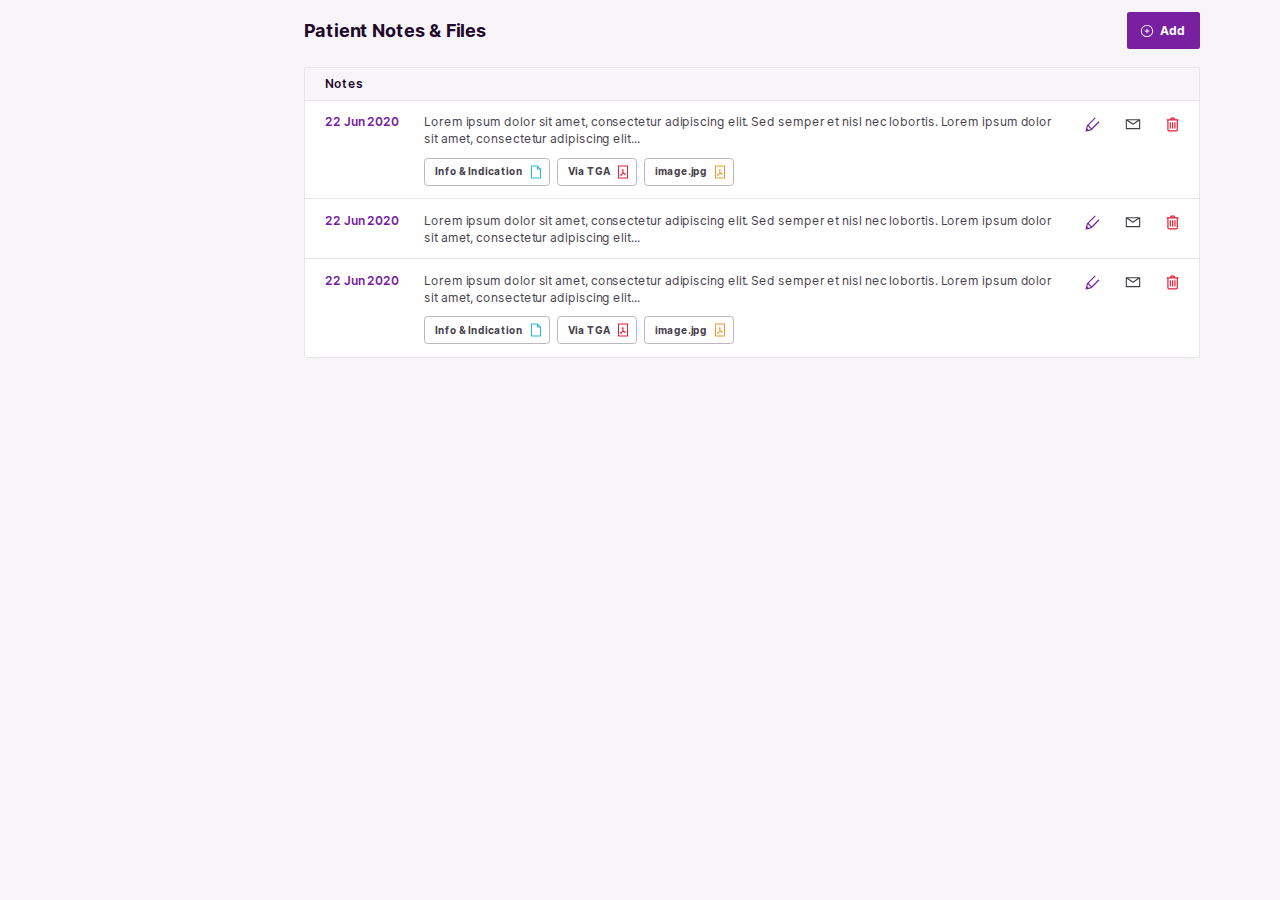
<file: vitally/patient-prescribing/index.html>
<!DOCTYPE html>
<html lang="en">
  <head>
    <meta charset="UTF-8" />
    <meta name="viewport" content="width=device-width, initial-scale=1.0" />
    <title>Patient Prescribing</title>

    <link rel="stylesheet" href="css/bootstrap.min.css" />
    <link rel="stylesheet" href="css/font-awesome.min.css" />
    <link rel="stylesheet" href="css/style.min.css" />

    <link rel="stylesheet" href="css/corrections.css" />

    <style>
    input:checked + svg {
    	display: block;
    }
    </style>
  </head>
  <body>
    <div class="container">
      <link rel="stylesheet" href="css/export.tailwind.css" />

      <div class="tailwind" style="margin: 10px;">

        <!-- Pullout -->
        <div id="note-pullout" class="raw-pullout bg-white flex flex-col justify-between">
          <div>
            <div class="flex px-8 py-8 justify-between items-center border border-gray-200 border-l-0 border-t-0 border-r-0">
              <h5 class="m-0 text-vitaly-dark">Add note</h5>
              <a class="pullout-close"><img src="img/icon-close.svg" width="20" height="20" alt="Close"></a>
            </div>

            <!-- WYSIWYG -->
            <div class="p-8">
              <textarea class="raw-input border border-gray-300 rounded-md px-5 py-3 font14px text-vitaly-dark focus:border-vitaly-purple" rows="12" placeholder="Type any notes..."></textarea>
            </div>

            <!-- Files -->
            <div class="p-8">
              <h5 class="m-0 mb-8 text-vitaly-dark">Upload files</h5>
              <div class="flex items-center w-auto">
                <button class="flex items-center justify-center bg-gray-200 text-gray-500 hover:bg-gray-200 hover:text-vitaly-dark font-bold py-4 px-6 pl-5 rounded font14px"><img src="img/icon-pen.svg" width="16" height="16" alt="Add" class="mr-2">Upload file</button>
                <p class="font12px text-gray-400 ml-10">Supported types: pdf, png, jpg, zip.<br/>Max upload: 2mb</p>
              </div>

              <div class="mt-6 mb-4">
                <div class="flex items-center justify-between py-5 px-6 pr-8 mb-2 border border-gray-300 rounded-md">
                  <div>
                    <p class="font14px text-gray-500 font-weight-bold mb-1">document.zip</p>
                    <p class="font12px text-gray-400">2.08mb</p>
                  </div>
                  <div class="flex items-center">
                    <a class="ml-8"><img src="img/icon-download.svg" width="20" height="20" alt="Download"></a>
                    <a class="ml-8"><img src="img/icon-delete.svg" width="13" height="15" alt="Delete"></a>
                  </div>
                </div>
              </div>
              <div class="mb-4">
                <div class="flex items-center justify-between py-5 px-6 pr-8 mb-2 border border-gray-300 rounded-md">
                  <div>
                    <p class="font14px text-gray-500 font-weight-bold mb-1">image.jpg</p>
                    <p class="font12px text-gray-400">2.08mb</p>
                  </div>
                  <div class="flex items-center">
                    <a class="ml-8"><img src="img/icon-download.svg" width="20" height="20" alt="Download"></a>
                    <a class="ml-8"><img src="img/icon-delete.svg" width="13" height="15" alt="Delete"></a>
                  </div>
                </div>
              </div>
            </div>
          </div>
          <div class="flex px-8 py-6 justify-between items-center border border-gray-200 border-l-0 border-b-0 border-r-0">
            <a class="font14px text-error hover:text-error">Delete</a>
            <div class="flex items-center">
              <button class="flex items-center justify-center bg-gray-200 text-gray-500 hover:bg-gray-200 hover:text-vitaly-dark font-bold py-4 px-6 pl-5 rounded font14px">Send to Cameron</button>
              <button class="ml-4 flex items-center justify-center bg-vitaly-purple text-white hover:bg-vitaly-dark hover:text-white font-bold py-4 px-6 pl-5 rounded font14px">Save</button>
            </div>
          </div>
        </div>
        <!-- End Pullout -->

        <!-- sidebar+main content -->
        <div class="relative flex-col sm:flex-row flex space-y-10 sm:space-y-0 space-x-0 sm:space-x-10">

          <!-- PAGE CONTENT -->
          <div class="w-full md:w-4/5 md:mx-auto md:mr-0">
            <!-- PAGE activity -->
            <article>

              <!-- Treatment Plan -->
              <div class="flex justify-between items-center">
                <h5 class="text-vitaly-dark">Patient Notes & Files</h5>

                <button class="pullout-action flex items-center justify-center bg-vitaly-purple text-white hover:bg-vitaly-dark hover:text-white font-bold py-4 px-6 pl-5 ml-6 rounded font12px"><img src="img/icon-add-white.svg" width="16" height="16" alt="Add" class="mr-2">Add</button>
              </div>


              <!-- Start Table -->
              <div class="mt-6">

                <!-- Table legend -->
                <div class="border border-b-0 border-wild-sand px-5 py-3 lg:px-8 rounded-tl rounded-tr">
                  <div class="w-full">
                    <p class="font12px font-weight-semibold text-vitaly-dark">Notes</p>
                  </div>
                </div>
                <!-- End Table legend -->

                <!-- Table Row -->
                <div class="lg:flex lg:items-start bg-white border border-wild-sand p-5 lg:px-8 rounded-tl rounded-tr lg:rounded-none">
                  <div class="w-full lg:w-auto flex-none mb-3 lg:mr-10 lg:mb-0">
                    <p class="font12px text-vitaly-purple font-weight-semibold">22 Jun 2020</p>
                  </div>

                  <div class="w-full">
                    <div class="mb-4">
                      <p class="font12px text-gray-500">Lorem ipsum dolor sit amet, consectetur adipiscing elit. Sed semper et nisl nec lobortis. Lorem ipsum dolor sit amet, consectetur adipiscing elit...</p>
                    </div>
                    <div class="flex items-center">
                      <a class="mr-3 font10px text-gray-500 font-weight-bold rounded-md border border-gray-300 py-2 px-4 pr-2 hover:no-underline flex items-center hover:text-vitaly-purple hover:border-vitaly-purple">Info & Indication <img class="ml-2" src="img/icon-file.svg" width="16" height="16" alt="File"></a>
                      <a class="mr-3 font10px text-gray-500 font-weight-bold rounded-md border border-gray-300 py-2 px-4 pr-2 hover:no-underline flex items-center hover:text-vitaly-purple hover:border-vitaly-purple">Via TGA <img class="ml-2" src="img/icon-pdf.svg" width="16" height="16" alt="File"></a>
                      <a class="font10px text-gray-500 font-weight-bold rounded-md border border-gray-300 py-2 px-4 pr-2 hover:no-underline flex items-center hover:text-vitaly-purple hover:border-vitaly-purple">image.jpg <img class="ml-2" src="img/icon-pdf2.svg" width="16" height="16" alt="File"></a>
                    </div>
                  </div>

                  <div class="w-full lg:w-auto flex flex-none items-center justify-end">
                    <a class="ml-8"><img src="img/icon-edit.svg" width="15" height="15" alt="Edit"></a>
                    <a class="ml-10"><img src="img/icon-mail.svg" width="16" height="11" alt="Mail"></a>
                    <a class="ml-10"><img src="img/icon-delete.svg" width="13" height="15" alt="Delete"></a>
                  </div>
                </div>
                <!-- End Table Row -->

                <!-- Table Row -->
                <div class="lg:flex lg:items-start bg-white border border-t-0 border-wild-sand p-5 lg:px-8 rounded-tl rounded-tr lg:rounded-none">
                  <div class="w-full lg:w-auto flex-none mb-3 lg:mr-10 lg:mb-0">
                    <p class="font12px text-vitaly-purple font-weight-semibold">22 Jun 2020</p>
                  </div>

                  <div class="w-full">
                    <div class="">
                      <p class="font12px text-gray-500">Lorem ipsum dolor sit amet, consectetur adipiscing elit. Sed semper et nisl nec lobortis. Lorem ipsum dolor sit amet, consectetur adipiscing elit...</p>
                    </div>
                  </div>

                  <div class="w-full lg:w-auto flex flex-none items-center justify-end">
                    <a class="ml-8"><img src="img/icon-edit.svg" width="15" height="15" alt="Edit"></a>
                    <a class="ml-10"><img src="img/icon-mail.svg" width="16" height="11" alt="Mail"></a>
                    <a class="ml-10"><img src="img/icon-delete.svg" width="13" height="15" alt="Delete"></a>
                  </div>
                </div>
                <!-- End Table Row -->

                <!-- Table Row -->
                <div class="lg:flex lg:items-start bg-white border border-t-0 border-wild-sand p-5 lg:px-8 rounded-bl rounded-br">
                  <div class="w-full lg:w-auto flex-none mb-3 lg:mr-10 lg:mb-0">
                    <p class="font12px text-vitaly-purple font-weight-semibold">22 Jun 2020</p>
                  </div>

                  <div class="w-full">
                    <div class="mb-4">
                      <p class="font12px text-gray-500">Lorem ipsum dolor sit amet, consectetur adipiscing elit. Sed semper et nisl nec lobortis. Lorem ipsum dolor sit amet, consectetur adipiscing elit...</p>
                    </div>
                    <div class="flex items-center">
                      <a class="mr-3 font10px text-gray-500 font-weight-bold rounded-md border border-gray-300 py-2 px-4 pr-2 hover:no-underline flex items-center hover:text-vitaly-purple hover:border-vitaly-purple">Info & Indication <img class="ml-2" src="img/icon-file.svg" width="16" height="16" alt="File"></a>
                      <a class="mr-3 font10px text-gray-500 font-weight-bold rounded-md border border-gray-300 py-2 px-4 pr-2 hover:no-underline flex items-center hover:text-vitaly-purple hover:border-vitaly-purple">Via TGA <img class="ml-2" src="img/icon-pdf.svg" width="16" height="16" alt="File"></a>
                      <a class="font10px text-gray-500 font-weight-bold rounded-md border border-gray-300 py-2 px-4 pr-2 hover:no-underline flex items-center hover:text-vitaly-purple hover:border-vitaly-purple">image.jpg <img class="ml-2" src="img/icon-pdf2.svg" width="16" height="16" alt="File"></a>
                    </div>
                  </div>

                  <div class="w-full lg:w-auto flex flex-none items-center justify-end">
                    <a class="ml-8"><img src="img/icon-edit.svg" width="15" height="15" alt="Edit"></a>
                    <a class="ml-10"><img src="img/icon-mail.svg" width="16" height="11" alt="Mail"></a>
                    <a class="ml-10"><img src="img/icon-delete.svg" width="13" height="15" alt="Delete"></a>
                  </div>
                </div>
                <!-- End Table Row -->

              </div>
              <!-- End Table -->


            </article>
          </div>
        </div>

      </div>

    </div>
  <script src="https://cdnjs.cloudflare.com/ajax/libs/jquery/3.5.1/jquery.min.js"></script>
  <script src="js/patient-prescribing.js"></script>
  </body>
</html>
</file>
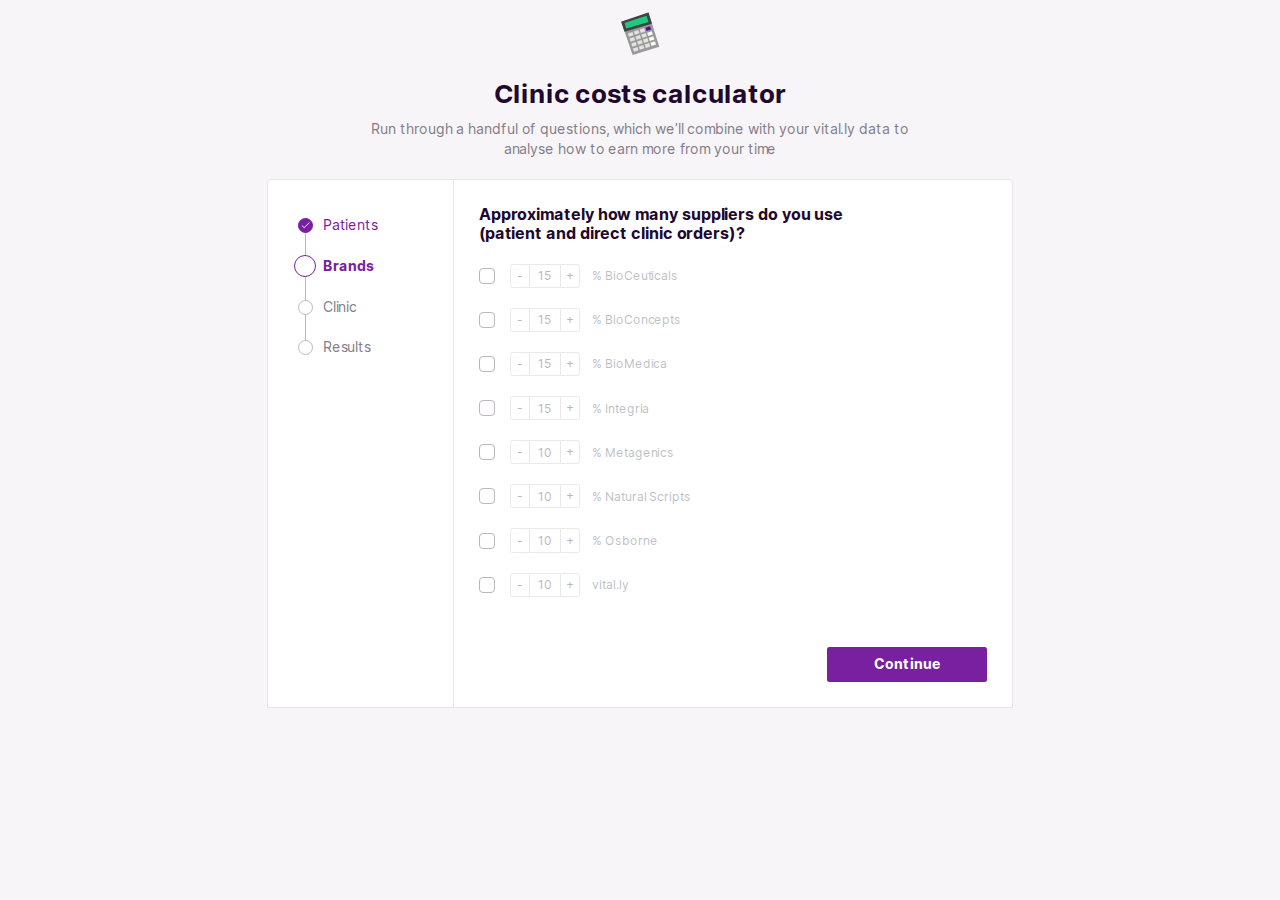
<file: vitally/calculator/index-2.html>
<!DOCTYPE html>
<html lang="en">
  <head>
    <meta charset="UTF-8" />
    <meta name="viewport" content="width=device-width, initial-scale=1.0" />
    <title>Calculator - 1.2</title>

    <link rel="stylesheet" href="css/bootstrap.min.css" />
    <link rel="stylesheet" href="css/font-awesome.min.css" />
    <link rel="stylesheet" href="css/style.min.css" />

    <link rel="stylesheet" href="css/corrections.css" />

    <style>
    input:checked + svg {
    	display: block;
    }
    </style>
  </head>
  <body>
    <div class="container">
      <link rel="stylesheet" href="css/export.tailwind.css" />

      <div class="tailwind" style="margin: 10px;">
        <!-- sidebar+main content -->
        <div class="relative flex-col sm:flex-row flex space-y-10 sm:space-y-0 space-x-0 sm:space-x-10">

          <!-- PAGE CONTENT -->
          <div class="w-full md:w-2/3 md:mx-auto">
            <!-- PAGE activity -->
            <article>

              <!-- Container -->
              <div class="text-center mb-8">
                <img class="block mx-auto mb-8" width="39" height="48" src="img/icon-calculator.svg" alt="Calculator">
                <h3 class="text-vitaly-dark">Clinic costs calculator</h3>
                <p class="text-gray-400 w-3/4 mx-auto">Run through a handful of questions, which we’ll combine with your vital.ly data to analyse how to earn more from your time</p>
              </div>

              <div class="bg-white border border-wild-sand rounded-tl-md rounded-tr-md md:flex">

                <!-- Left -->
                <div class="w-full md:w-1/3 lg:w-1/4 py-6 px-6 md:py-10 md:px-12 border border-t-0 border-l-0 border-r-0 md:border md:border-t-0 md:border-l-0 md:border-b-0 md:border-r-1 border-wild-sand">

                  <!-- Side progress nav -->
                  <ul class="progress-nav flex justify-center md:block m-0">
                    <li class="done px-4 md:px-0 md:py-4 md:flex md:items-center text-center md:text-left">
                      <span class="block mx-auto md:m-0 md:mr-4 rounded-full border border-vitaly-purple bg-vitaly-purple"></span>
                      <a href="#" class="text-vitaly-purple font14px hover:text-vitaly-purple hover:no-underline">Patients</a>
                    </li>
                    <li class="active px-4 md:px-0 md:py-4 md:flex md:items-center text-center md:text-left">
                      <span class="block mx-auto md:m-0 md:mr-3 rounded-full border border-vitaly-purple bg-white"></span>
                      <a href="#" class="text-vitaly-purple font14px font-weight-bold">Brands</a>
                    </li>
                    <li class="px-4 md:px-0 md:py-4 md:flex md:items-center text-center md:text-left">
                      <span class="block mx-auto md:m-0 md:mr-4 rounded-full border border-gray-300 bg-white"></span>
                      <a href="#" class="text-gray-400 font14px hover:text-vitaly-purple hover:no-underline">Clinic</a>
                    </li>
                    <li class="px-4 md:px-0 md:py-4 md:flex md:items-center text-center md:text-left">
                      <span class="block mx-auto md:m-0 md:mr-4 rounded-full border border-gray-300 bg-white"></span>
                      <a href="#" class="text-gray-400 font14px hover:text-vitaly-purple hover:no-underline">Results</a>
                    </li>
                  </ul>
                  <!-- End side progress nav -->

                </div>
                <!-- End Left -->

                <!-- Right -->
                <div class="w-full md:w-2/3 lg:w-3/4 py-6 px-6 md:p-10">

                  <!-- Title -->
                  <h6 class="text-vitaly-dark mt-0 mb-8">Approximately how many suppliers do you use <br>(patient and direct clinic orders)?</h6>
                  <!-- End Title -->

                  <!-- Select Field w/ Incriment counter #1 -->
                  <div class="mb-8 flex items-center check-fieldset disabled">
                    <!-- Action -->
                    <div class="w-auto pr-3">
                      <div class="block">
                        <input type="checkbox" id="1-select" class="raw-checkbox">
                        <label for="1-select" class="raw-label font12px text-gray-500 font-normal visibly-hidden">% BioCeuticals</label>
                      </div>
                    </div>
                    <!-- End Action -->

                    <!-- Quantity -->
                    <div class="pr-5 check-fieldset_item">
                      <div class="increment-group flex justify-end">
                        <button class="increment-button flex justify-center items-center leading-none font12px text-vitaly-dark text-center w-8 border border-gray-300 rounded-tl rounded-bl hover:border-vitaly-purple font-weight-normal" type="button" data-direction="dec">-</button>
                        <input id="quantity-1" class="increment-input font12px text-vitaly-dark text-center w-12 border border-gray-300 border-l-0 border-r-0 py-1 px-2" data-interval="1" data-upper-limit="100" type="text" pattern="d*" name="value" value="15">
                        <button class="increment-button flex justify-center items-center leading-none font12px text-vitaly-dark text-center w-8 border border-gray-300 rounded-tr rounded-br hover:border-vitaly-purple font-weight-normal" type="button" data-direction="inc">+</button>
                      </div>
                    </div>
                    <!-- End Quantity -->

                    <!-- Label -->
                    <div class="check-fieldset_item">
                      <p class="font12px">% BioCeuticals</p>
                    </div>
                    <!-- End Label -->
                  </div>
                  <!-- End Select Field w/ Incriment counter -->

                  <!-- Select Field w/ Incriment counter #2 -->
                  <div class="mb-8 flex items-center check-fieldset disabled">
                    <!-- Action -->
                    <div class="w-auto pr-3">
                      <div class="block">
                        <input type="checkbox" id="2-select" class="raw-checkbox">
                        <label for="2-select" class="raw-label font12px text-gray-500 font-normal visibly-hidden">% BioConcepts</label>
                      </div>
                    </div>
                    <!-- End Action -->

                    <!-- Quantity -->
                    <div class="pr-5 check-fieldset_item">
                      <div class="increment-group flex justify-end">
                        <button class="increment-button flex justify-center items-center leading-none font12px text-vitaly-dark text-center w-8 border border-gray-300 rounded-tl rounded-bl hover:border-vitaly-purple font-weight-normal" type="button" data-direction="dec">-</button>
                        <input id="quantity-2" class="increment-input font12px text-vitaly-dark text-center w-12 border border-gray-300 border-l-0 border-r-0 py-1 px-2" type="text" data-interval="1" data-upper-limit="100" pattern="d*" name="value" value="15">
                        <button class="increment-button flex justify-center items-center leading-none font12px text-vitaly-dark text-center w-8 border border-gray-300 rounded-tr rounded-br hover:border-vitaly-purple font-weight-normal" type="button" data-direction="inc">+</button>
                      </div>
                    </div>
                    <!-- End Quantity -->

                    <!-- Label -->
                    <div class="check-fieldset_item">
                      <p class="font12px">% BioConcepts</p>
                    </div>
                    <!-- End Label -->
                  </div>
                  <!-- End Select Field w/ Incriment counter -->

                  <!-- Select Field w/ Incriment counter #3 -->
                  <div class="mb-8 flex items-center check-fieldset disabled">
                    <!-- Action -->
                    <div class="w-auto pr-3">
                      <div class="block">
                        <input type="checkbox" id="3-select" class="raw-checkbox">
                        <label for="3-select" class="raw-label font12px text-gray-500 font-normal visibly-hidden">% BioMedica</label>
                      </div>
                    </div>
                    <!-- End Action -->

                    <!-- Quantity -->
                    <div class="pr-5 check-fieldset_item">
                      <div class="increment-group flex justify-end">
                        <button class="increment-button flex justify-center items-center leading-none font12px text-vitaly-dark text-center w-8 border border-gray-300 rounded-tl rounded-bl hover:border-vitaly-purple font-weight-normal" type="button" data-direction="dec">-</button>
                        <input id="quantity-3" class="increment-input font12px text-vitaly-dark text-center w-12 border border-gray-300 border-l-0 border-r-0 py-1 px-2" type="text" data-interval="1" data-upper-limit="100" pattern="d*" name="value" value="15">
                        <button class="increment-button flex justify-center items-center leading-none font12px text-vitaly-dark text-center w-8 border border-gray-300 rounded-tr rounded-br hover:border-vitaly-purple font-weight-normal" type="button" data-direction="inc">+</button>
                      </div>
                    </div>
                    <!-- End Quantity -->

                    <!-- Label -->
                    <div class="check-fieldset_item">
                      <p class="font12px">% BioMedica</p>
                    </div>
                    <!-- End Label -->
                  </div>
                  <!-- End Select Field w/ Incriment counter -->

                  <!-- Select Field w/ Incriment counter #4 -->
                  <div class="mb-8 flex items-center check-fieldset disabled">
                    <!-- Action -->
                    <div class="w-auto pr-3">
                      <div class="block">
                        <input type="checkbox" id="4-select" class="raw-checkbox">
                        <label for="4-select" class="raw-label font12px text-gray-500 font-normal visibly-hidden">% Integria</label>
                      </div>
                    </div>
                    <!-- End Action -->

                    <!-- Quantity -->
                    <div class="pr-5 check-fieldset_item">
                      <div class="increment-group flex justify-end">
                        <button class="increment-button flex justify-center items-center leading-none font12px text-vitaly-dark text-center w-8 border border-gray-300 rounded-tl rounded-bl hover:border-vitaly-purple font-weight-normal" type="button" data-direction="dec">-</button>
                        <input id="quantity-4" class="increment-input font12px text-vitaly-dark text-center w-12 border border-gray-300 border-l-0 border-r-0 py-1 px-2" type="text" data-interval="1" data-upper-limit="100" pattern="d*" name="value" value="15">
                        <button class="increment-button flex justify-center items-center leading-none font12px text-vitaly-dark text-center w-8 border border-gray-300 rounded-tr rounded-br hover:border-vitaly-purple font-weight-normal" type="button" data-direction="inc">+</button>
                      </div>
                    </div>
                    <!-- End Quantity -->

                    <!-- Label -->
                    <div class="check-fieldset_item">
                      <p class="font12px">% Integria</p>
                    </div>
                    <!-- End Label -->
                  </div>
                  <!-- End Select Field w/ Incriment counter -->

                  <!-- Select Field w/ Incriment counter #5 -->
                  <div class="mb-8 flex items-center check-fieldset disabled">
                    <!-- Action -->
                    <div class="w-auto pr-3">
                      <div class="block">
                        <input type="checkbox" id="5-select" class="raw-checkbox">
                        <label for="5-select" class="raw-label font12px text-gray-500 font-normal visibly-hidden">% Metagenics</label>
                      </div>
                    </div>
                    <!-- End Action -->

                    <!-- Quantity -->
                    <div class="pr-5 check-fieldset_item">
                      <div class="increment-group flex justify-end">
                        <button class="increment-button flex justify-center items-center leading-none font12px text-vitaly-dark text-center w-8 border border-gray-300 rounded-tl rounded-bl hover:border-vitaly-purple font-weight-normal" type="button" data-direction="dec">-</button>
                        <input id="quantity-5" class="increment-input font12px text-vitaly-dark text-center w-12 border border-gray-300 border-l-0 border-r-0 py-1 px-2" type="text" data-interval="1" data-upper-limit="100" pattern="d*" name="value" value="10">
                        <button class="increment-button flex justify-center items-center leading-none font12px text-vitaly-dark text-center w-8 border border-gray-300 rounded-tr rounded-br hover:border-vitaly-purple font-weight-normal" type="button" data-direction="inc">+</button>
                      </div>
                    </div>
                    <!-- End Quantity -->

                    <!-- Label -->
                    <div class="check-fieldset_item">
                      <p class="font12px">% Metagenics</p>
                    </div>
                    <!-- End Label -->
                  </div>
                  <!-- End Select Field w/ Incriment counter -->

                  <!-- Select Field w/ Incriment counter #6 -->
                  <div class="mb-8 flex items-center check-fieldset disabled">
                    <!-- Action -->
                    <div class="w-auto pr-3">
                      <div class="block">
                        <input type="checkbox" id="6-select" class="raw-checkbox">
                        <label for="6-select" class="raw-label font12px text-gray-500 font-normal visibly-hidden">% Natural Scripts</label>
                      </div>
                    </div>
                    <!-- End Action -->

                    <!-- Quantity -->
                    <div class="pr-5 check-fieldset_item">
                      <div class="increment-group flex justify-end">
                        <button class="increment-button flex justify-center items-center leading-none font12px text-vitaly-dark text-center w-8 border border-gray-300 rounded-tl rounded-bl hover:border-vitaly-purple font-weight-normal" type="button" data-direction="dec">-</button>
                        <input id="quantity-6" class="increment-input font12px text-vitaly-dark text-center w-12 border border-gray-300 border-l-0 border-r-0 py-1 px-2" type="text" data-interval="1" data-upper-limit="100" pattern="d*" name="value" value="10">
                        <button class="increment-button flex justify-center items-center leading-none font12px text-vitaly-dark text-center w-8 border border-gray-300 rounded-tr rounded-br hover:border-vitaly-purple font-weight-normal" type="button" data-direction="inc">+</button>
                      </div>
                    </div>
                    <!-- End Quantity -->

                    <!-- Label -->
                    <div class="check-fieldset_item">
                      <p class="font12px">% Natural Scripts</p>
                    </div>
                    <!-- End Label -->
                  </div>
                  <!-- End Select Field w/ Incriment counter -->

                  <!-- Select Field w/ Incriment counter #7 -->
                  <div class="mb-8 flex items-center check-fieldset disabled">
                    <!-- Action -->
                    <div class="w-auto pr-3">
                      <div class="block">
                        <input type="checkbox" id="7-select" class="raw-checkbox">
                        <label for="7-select" class="raw-label font12px text-gray-500 font-normal visibly-hidden">% Osborne</label>
                      </div>
                    </div>
                    <!-- End Action -->

                    <!-- Quantity -->
                    <div class="pr-5 check-fieldset_item">
                      <div class="increment-group flex justify-end">
                        <button class="increment-button flex justify-center items-center leading-none font12px text-vitaly-dark text-center w-8 border border-gray-300 rounded-tl rounded-bl hover:border-vitaly-purple font-weight-normal" type="button" data-direction="dec">-</button>
                        <input id="quantity-7" class="increment-input font12px text-vitaly-dark text-center w-12 border border-gray-300 border-l-0 border-r-0 py-1 px-2" type="text" data-interval="1" data-upper-limit="100" pattern="d*" name="value" value="10">
                        <button class="increment-button flex justify-center items-center leading-none font12px text-vitaly-dark text-center w-8 border border-gray-300 rounded-tr rounded-br hover:border-vitaly-purple font-weight-normal" type="button" data-direction="inc">+</button>
                      </div>
                    </div>
                    <!-- End Quantity -->

                    <!-- Label -->
                    <div class="check-fieldset_item">
                      <p class="font12px">% Osborne</p>
                    </div>
                    <!-- End Label -->
                  </div>
                  <!-- End Select Field w/ Incriment counter -->

                  <!-- Select Field w/ Incriment counter #8 -->
                  <div class="mb-8 flex items-center check-fieldset disabled">
                    <!-- Action -->
                    <div class="w-auto pr-3">
                      <div class="block">
                        <input type="checkbox" id="8-select" class="raw-checkbox">
                        <label for="8-select" class="raw-label font12px text-gray-500 font-normal visibly-hidden">vital.ly</label>
                      </div>
                    </div>
                    <!-- End Action -->

                    <!-- Quantity -->
                    <div class="pr-5 check-fieldset_item">
                      <div class="increment-group flex justify-end">
                        <button class="increment-button flex justify-center items-center leading-none font12px text-vitaly-dark text-center w-8 border border-gray-300 rounded-tl rounded-bl hover:border-vitaly-purple font-weight-normal" type="button" data-direction="dec">-</button>
                        <input id="quantity-8" class="increment-input font12px text-vitaly-dark text-center w-12 border border-gray-300 border-l-0 border-r-0 py-1 px-2" type="text" data-interval="1" data-upper-limit="100" pattern="d*" name="value" value="10">
                        <button class="increment-button flex justify-center items-center leading-none font12px text-vitaly-dark text-center w-8 border border-gray-300 rounded-tr rounded-br hover:border-vitaly-purple font-weight-normal" type="button" data-direction="inc">+</button>
                      </div>
                    </div>
                    <!-- End Quantity -->

                    <!-- Label -->
                    <div class="check-fieldset_item">
                      <p class="font12px">vital.ly</p>
                    </div>
                    <!-- End Label -->
                  </div>
                  <!-- End Select Field w/ Incriment counter -->

                  <!-- Continue -->
                  <div class="w-full flex justify-center md:justify-end mt-16 md:mt-20">
                    <button class="block bg-vitaly-purple text-white hover:bg-vitaly-dark hover:text-white font-bold py-3 px-4 rounded font14px continue-button">Continue</button>
                  </div>
                  <!-- End Continue -->

                </div>
                <!-- End Right -->

              </div>
              <!-- End Container -->

            </article>
          </div>
        </div>

      </div>

    </div>
  <script src="https://cdnjs.cloudflare.com/ajax/libs/jquery/3.5.1/jquery.min.js"></script>
  <script src="js/calculator.js"></script>
  </body>
</html>
</file>
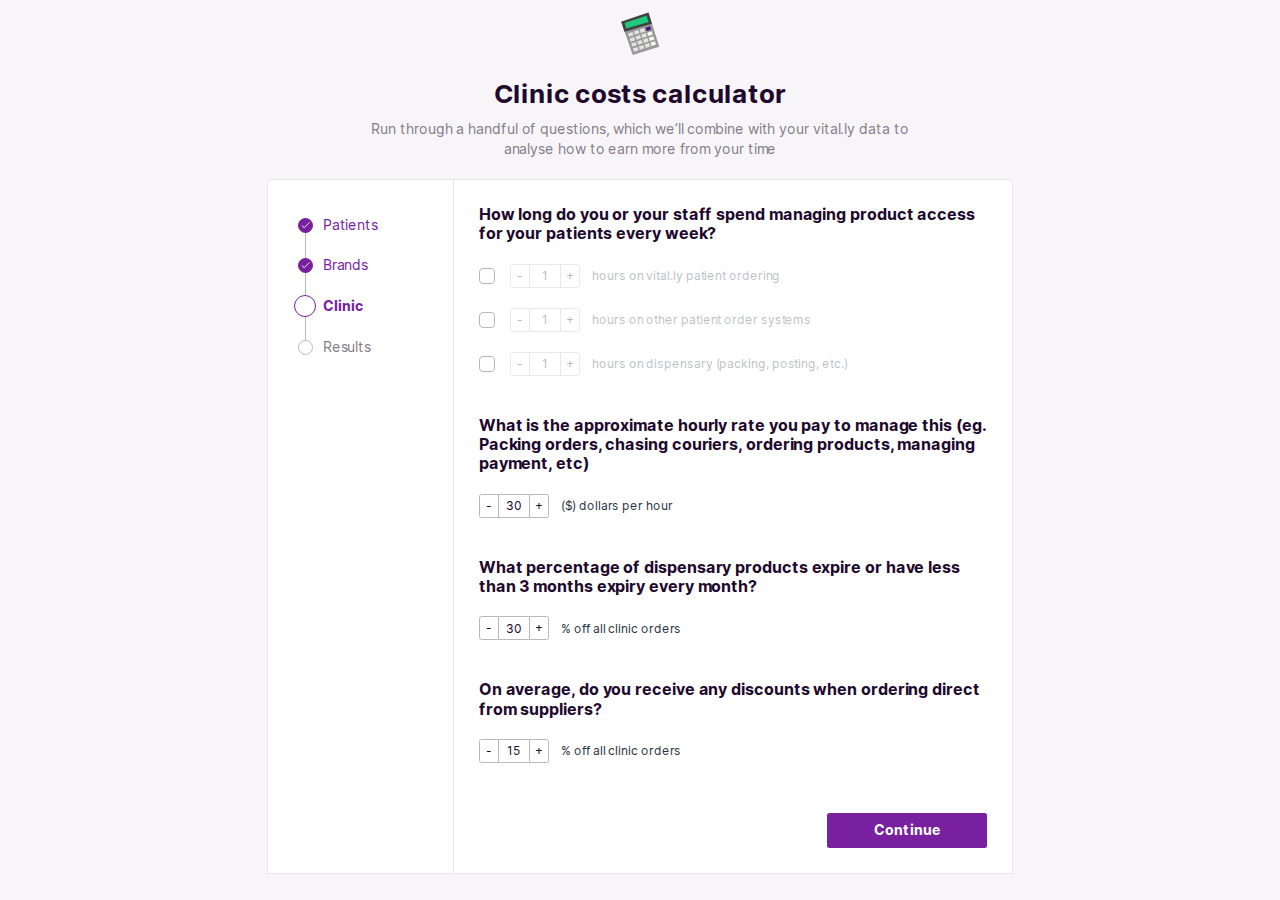
<file: vitally/calculator/index-3.html>
<!DOCTYPE html>
<html lang="en">
  <head>
    <meta charset="UTF-8" />
    <meta name="viewport" content="width=device-width, initial-scale=1.0" />
    <title>Calculator - 1.3</title>

    <link rel="stylesheet" href="css/bootstrap.min.css" />
    <link rel="stylesheet" href="css/font-awesome.min.css" />
    <link rel="stylesheet" href="css/style.min.css" />

    <link rel="stylesheet" href="css/corrections.css" />

    <style>
    input:checked + svg {
    	display: block;
    }
    </style>
  </head>
  <body>
    <div class="container">
      <link rel="stylesheet" href="css/export.tailwind.css" />

      <div class="tailwind" style="margin: 10px;">
        <!-- sidebar+main content -->
        <div class="relative flex-col sm:flex-row flex space-y-10 sm:space-y-0 space-x-0 sm:space-x-10">

          <!-- PAGE CONTENT -->
          <div class="w-full md:w-2/3 md:mx-auto">
            <!-- PAGE activity -->
            <article>

              <!-- Container -->
              <div class="text-center mb-8">
                <img class="block mx-auto mb-8" width="39" height="48" src="img/icon-calculator.svg" alt="Calculator">
                <h3 class="text-vitaly-dark">Clinic costs calculator</h3>
                <p class="text-gray-400 w-3/4 mx-auto">Run through a handful of questions, which we’ll combine with your vital.ly data to analyse how to earn more from your time</p>
              </div>

              <div class="bg-white border border-wild-sand rounded-tl-md rounded-tr-md md:flex">

                <!-- Left -->
                <div class="w-full md:w-1/3 lg:w-1/4 py-6 px-6 md:py-10 md:px-12 border border-t-0 border-l-0 border-r-0 md:border md:border-t-0 md:border-l-0 md:border-b-0 md:border-r-1 border-wild-sand">

                  <!-- Side progress nav -->
                  <ul class="progress-nav flex justify-center md:block m-0">
                    <li class="done px-4 md:px-0 md:py-4 md:flex md:items-center text-center md:text-left">
                      <span class="block mx-auto md:m-0 md:mr-4 rounded-full border border-vitaly-purple bg-vitaly-purple"></span>
                      <a href="#" class="text-vitaly-purple font14px hover:text-vitaly-purple hover:no-underline">Patients</a>
                    </li>
                    <li class="done px-4 md:px-0 md:py-4 md:flex md:items-center text-center md:text-left">
                      <span class="block mx-auto md:m-0 md:mr-4 rounded-full border border-vitaly-purple bg-vitaly-purple"></span>
                      <a href="#" class="text-vitaly-purple font14px hover:text-vitaly-purple hover:no-underline">Brands</a>
                    </li>
                    <li class="active px-4 md:px-0 md:py-4 md:flex md:items-center text-center md:text-left">
                      <span class="block mx-auto md:m-0 md:mr-3 rounded-full border border-vitaly-purple bg-white"></span>
                      <a href="#" class="text-vitaly-purple font14px font-weight-bold hover:text-vitaly-purple hover:no-underline">Clinic</a>
                    </li>
                    <li class="px-4 md:px-0 md:py-4 md:flex md:items-center text-center md:text-left">
                      <span class="block mx-auto md:m-0 md:mr-4 rounded-full border border-gray-300 bg-white"></span>
                      <a href="#" class="text-gray-400 font14px hover:text-vitaly-purple hover:no-underline">Results</a>
                    </li>
                  </ul>
                  <!-- End side progress nav -->

                </div>
                <!-- End Left -->

                <!-- Right -->
                <div class="w-full md:w-2/3 lg:w-3/4 py-6 px-6 md:p-10">

                  <!-- Row -->
                  <div class="mb-16">
                    <!-- Title -->
                    <h6 class="text-vitaly-dark mt-0 mb-8">How long do you or your staff spend managing product access for your patients every week?</h6>
                    <!-- End Title -->

                    <!-- Select Field w/ Incriment counter #1 -->
                    <div class="mb-8 flex items-center check-fieldset disabled">
                      <!-- Action -->
                      <div class="w-auto pr-3">
                        <div class="block">
                          <input type="checkbox" id="1-select" class="raw-checkbox">
                          <label for="1-select" class="raw-label font12px text-gray-500 font-normal visibly-hidden">hours on vital.ly patient ordering</label>
                        </div>
                      </div>
                      <!-- End Action -->

                      <!-- Quantity -->
                      <div class="pr-5 check-fieldset_item">
                        <div class="increment-group flex justify-end">
                          <button class="increment-button flex justify-center items-center leading-none font12px text-vitaly-dark text-center w-8 border border-gray-300 rounded-tl rounded-bl hover:border-vitaly-purple font-weight-normal" type="button" data-direction="dec">-</button>
                          <input id="quantity-1" class="increment-input font12px text-vitaly-dark text-center w-12 border border-gray-300 border-l-0 border-r-0 py-1 px-2" data-interval="1" data-upper-limit="100" type="text" pattern="d*" name="value" value="1">
                          <button class="increment-button flex justify-center items-center leading-none font12px text-vitaly-dark text-center w-8 border border-gray-300 rounded-tr rounded-br hover:border-vitaly-purple font-weight-normal" type="button" data-direction="inc">+</button>
                        </div>
                      </div>
                      <!-- End Quantity -->

                      <!-- Label -->
                      <div class="check-fieldset_item">
                        <p class="font12px">hours on vital.ly patient ordering</p>
                      </div>
                      <!-- End Label -->
                    </div>
                    <!-- End Select Field w/ Incriment counter -->

                    <!-- Select Field w/ Incriment counter #2 -->
                    <div class="mb-8 flex items-center check-fieldset disabled">
                      <!-- Action -->
                      <div class="w-auto pr-3">
                        <div class="block">
                          <input type="checkbox" id="2-select" class="raw-checkbox">
                          <label for="2-select" class="raw-label font12px text-gray-500 font-normal visibly-hidden">hours on other patient order systems</label>
                        </div>
                      </div>
                      <!-- End Action -->

                      <!-- Quantity -->
                      <div class="pr-5 check-fieldset_item">
                        <div class="increment-group flex justify-end">
                          <button class="increment-button flex justify-center items-center leading-none font12px text-vitaly-dark text-center w-8 border border-gray-300 rounded-tl rounded-bl hover:border-vitaly-purple font-weight-normal" type="button" data-direction="dec">-</button>
                          <input id="quantity-2" class="increment-input font12px text-vitaly-dark text-center w-12 border border-gray-300 border-l-0 border-r-0 py-1 px-2" type="text" data-interval="1" data-upper-limit="100" pattern="d*" name="value" value="1">
                          <button class="increment-button flex justify-center items-center leading-none font12px text-vitaly-dark text-center w-8 border border-gray-300 rounded-tr rounded-br hover:border-vitaly-purple font-weight-normal" type="button" data-direction="inc">+</button>
                        </div>
                      </div>
                      <!-- End Quantity -->

                      <!-- Label -->
                      <div class="check-fieldset_item">
                        <p class="font12px">hours on other patient order systems</p>
                      </div>
                      <!-- End Label -->
                    </div>
                    <!-- End Select Field w/ Incriment counter -->

                    <!-- Select Field w/ Incriment counter #3 -->
                    <div class="mb-8 flex items-center check-fieldset disabled">
                      <!-- Action -->
                      <div class="w-auto pr-3">
                        <div class="block">
                          <input type="checkbox" id="3-select" class="raw-checkbox">
                          <label for="3-select" class="raw-label font12px text-gray-500 font-normal visibly-hidden">hours on dispensary (packing, posting, etc.)</label>
                        </div>
                      </div>
                      <!-- End Action -->

                      <!-- Quantity -->
                      <div class="pr-5 check-fieldset_item">
                        <div class="increment-group flex justify-end">
                          <button class="increment-button flex justify-center items-center leading-none font12px text-vitaly-dark text-center w-8 border border-gray-300 rounded-tl rounded-bl hover:border-vitaly-purple font-weight-normal" type="button" data-direction="dec">-</button>
                          <input id="quantity-3" class="increment-input font12px text-vitaly-dark text-center w-12 border border-gray-300 border-l-0 border-r-0 py-1 px-2" type="text" data-interval="1" data-upper-limit="100" pattern="d*" name="value" value="1">
                          <button class="increment-button flex justify-center items-center leading-none font12px text-vitaly-dark text-center w-8 border border-gray-300 rounded-tr rounded-br hover:border-vitaly-purple font-weight-normal" type="button" data-direction="inc">+</button>
                        </div>
                      </div>
                      <!-- End Quantity -->

                      <!-- Label -->
                      <div class="check-fieldset_item">
                        <p class="font12px">hours on dispensary (packing, posting, etc.)</p>
                      </div>
                      <!-- End Label -->
                    </div>
                    <!-- End Select Field w/ Incriment counter -->
                  </div>
                  <!-- End Row -->

                  <!-- Row -->
                  <div class="mb-16">
                    <!-- Title -->
                    <h6 class="text-vitaly-dark mt-0 mb-8">What is the approximate hourly rate you pay to manage this (eg. Packing orders, chasing couriers, ordering products, managing payment, etc)</h6>
                    <!-- End Title -->

                    <!-- Select Field w/ Incriment counter #4 -->
                    <div class="mb-8 flex items-center">
                      <!-- Action -->
                      <div class="w-auto">
                        <div class="block">
                          <label for="4-select" class="raw-label font12px text-gray-500 font-normal visibly-hidden">($) dollars per hour</label>
                        </div>
                      </div>
                      <!-- End Action -->

                      <!-- Quantity -->
                      <div class="pr-5 check-fieldset_item">
                        <div class="increment-group flex justify-end">
                          <button class="increment-button flex justify-center items-center leading-none font12px text-vitaly-dark text-center w-8 border border-gray-300 rounded-tl rounded-bl hover:border-vitaly-purple font-weight-normal" type="button" data-direction="dec">-</button>
                          <input id="quantity-4" class="increment-input font12px text-vitaly-dark text-center w-12 border border-gray-300 border-l-0 border-r-0 py-1 px-2" data-interval="5" data-upper-limit="999" type="text" pattern="d*" name="value" value="30">
                          <button class="increment-button flex justify-center items-center leading-none font12px text-vitaly-dark text-center w-8 border border-gray-300 rounded-tr rounded-br hover:border-vitaly-purple font-weight-normal" type="button" data-direction="inc">+</button>
                        </div>
                      </div>
                      <!-- End Quantity -->

                      <!-- Label -->
                      <div class="check-fieldset_item">
                        <p class="font12px">($) dollars per hour</p>
                      </div>
                      <!-- End Label -->
                    </div>
                    <!-- End Select Field w/ Incriment counter -->
                  </div>
                  <!-- End Row -->

                  <!-- Row -->
                  <div class="mb-16">
                    <!-- Title -->
                    <h6 class="text-vitaly-dark mt-0 mb-8">What percentage of dispensary products expire or have less than 3 months expiry every month?</h6>
                    <!-- End Title -->

                    <!-- Select Field w/ Incriment counter #5 -->
                    <div class="mb-8 flex items-center">
                      <!-- Action -->
                      <div class="w-auto">
                        <div class="block">
                          <label for="5-select" class="raw-label font12px text-gray-500 font-normal visibly-hidden">% off all clinic orders</label>
                        </div>
                      </div>
                      <!-- End Action -->

                      <!-- Quantity -->
                      <div class="pr-5 check-fieldset_item">
                        <div class="increment-group flex justify-end">
                          <button class="increment-button flex justify-center items-center leading-none font12px text-vitaly-dark text-center w-8 border border-gray-300 rounded-tl rounded-bl hover:border-vitaly-purple font-weight-normal" type="button" data-direction="dec">-</button>
                          <input id="quantity-5" class="increment-input font12px text-vitaly-dark text-center w-12 border border-gray-300 border-l-0 border-r-0 py-1 px-2" data-interval="1" data-upper-limit="100" type="text" pattern="d*" name="value" value="30">
                          <button class="increment-button flex justify-center items-center leading-none font12px text-vitaly-dark text-center w-8 border border-gray-300 rounded-tr rounded-br hover:border-vitaly-purple font-weight-normal" type="button" data-direction="inc">+</button>
                        </div>
                      </div>
                      <!-- End Quantity -->

                      <!-- Label -->
                      <div class="check-fieldset_item">
                        <p class="font12px">% off all clinic orders</p>
                      </div>
                      <!-- End Label -->
                    </div>
                    <!-- End Select Field w/ Incriment counter -->
                  </div>
                  <!-- End Row -->

                  <!-- Row -->
                  <div class="">
                    <!-- Title -->
                    <h6 class="text-vitaly-dark mt-0 mb-8">On average, do you receive any discounts when ordering direct from suppliers?</h6>
                    <!-- End Title -->

                    <!-- Select Field w/ Incriment counter #6 -->
                    <div class="mb-8 flex items-center">
                      <!-- Action -->
                      <div class="w-auto">
                        <div class="block">
                          <label for="6-select" class="raw-label font12px text-gray-500 font-normal visibly-hidden">% off all clinic orders</label>
                        </div>
                      </div>
                      <!-- End Action -->

                      <!-- Quantity -->
                      <div class="pr-5 check-fieldset_item">
                        <div class="increment-group flex justify-end">
                          <button class="increment-button flex justify-center items-center leading-none font12px text-vitaly-dark text-center w-8 border border-gray-300 rounded-tl rounded-bl hover:border-vitaly-purple font-weight-normal" type="button" data-direction="dec">-</button>
                          <input id="quantity-6" class="increment-input font12px text-vitaly-dark text-center w-12 border border-gray-300 border-l-0 border-r-0 py-1 px-2" data-interval="1" data-upper-limit="100" type="text" pattern="d*" name="value" value="15">
                          <button class="increment-button flex justify-center items-center leading-none font12px text-vitaly-dark text-center w-8 border border-gray-300 rounded-tr rounded-br hover:border-vitaly-purple font-weight-normal" type="button" data-direction="inc">+</button>
                        </div>
                      </div>
                      <!-- End Quantity -->

                      <!-- Label -->
                      <div class="check-fieldset_item">
                        <p class="font12px">% off all clinic orders</p>
                      </div>
                      <!-- End Label -->
                    </div>
                    <!-- End Select Field w/ Incriment counter -->
                  </div>
                  <!-- End Row -->

                  <!-- Continue -->
                  <div class="w-full flex justify-center md:justify-end mt-16 md:mt-20">
                    <button class="block bg-vitaly-purple text-white hover:bg-vitaly-dark hover:text-white font-bold py-3 px-4 rounded font14px continue-button">Continue</button>
                  </div>
                  <!-- End Continue -->

                </div>
                <!-- End Right -->

              </div>
              <!-- End Container -->

            </article>
          </div>
        </div>

      </div>

    </div>
  <script src="https://cdnjs.cloudflare.com/ajax/libs/jquery/3.5.1/jquery.min.js"></script>
  <script src="js/calculator.js"></script>
  </body>
</html>
</file>
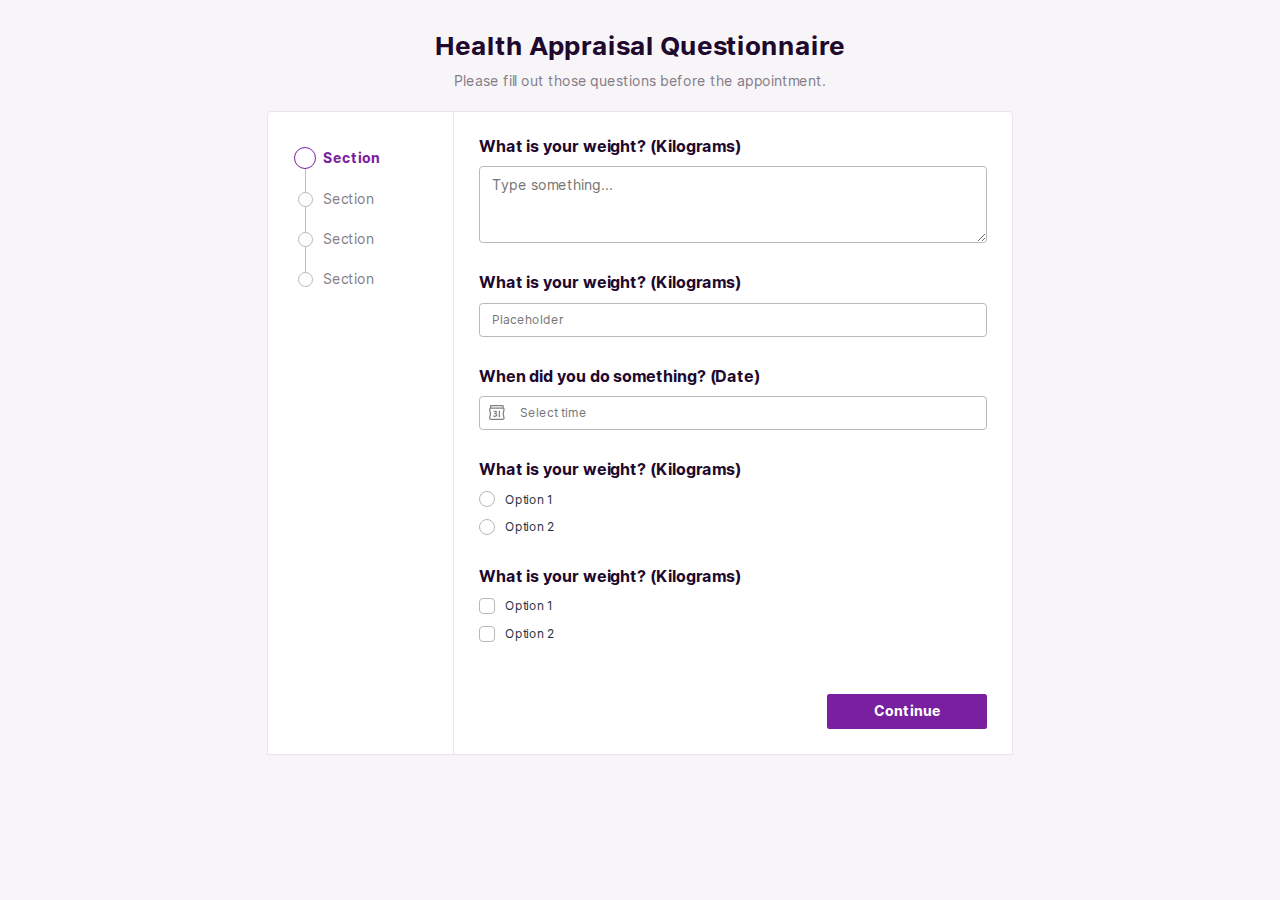
<file: vitally/calculator/index-5.html>
<!DOCTYPE html>
<html lang="en">
  <head>
    <meta charset="UTF-8" />
    <meta name="viewport" content="width=device-width, initial-scale=1.0" />
    <title>Calculator</title>

    <link rel="stylesheet" href="css/bootstrap.min.css" />
    <link rel="stylesheet" href="css/font-awesome.min.css" />
    <link rel="stylesheet" href="css/style.min.css" />

    <link rel="stylesheet" href="css/corrections.css" />

    <style>
    input:checked + svg {
    	display: block;
    }
    </style>
  </head>
  <body>
    <div class="container">
      <link rel="stylesheet" href="css/export.tailwind.css" />

      <div class="tailwind" style="margin: 10px;">
        <!-- sidebar+main content -->
        <div class="relative flex-col sm:flex-row flex space-y-10 sm:space-y-0 space-x-0 sm:space-x-10">

          <!-- PAGE CONTENT -->
          <div class="w-full md:w-2/3 md:mx-auto">
            <!-- PAGE activity -->
            <article>

              <!-- Container -->
              <div class="text-center mb-8">
                <h3 class="text-vitaly-dark">Health Appraisal Questionnaire</h3>
                <p class="text-gray-400 w-3/4 mx-auto">Please fill out those questions before the appointment.</p>
              </div>

              <div class="bg-white border border-wild-sand rounded-tl-md rounded-tr-md md:flex">

                <!-- Left -->
                <div class="w-full md:w-1/3 lg:w-1/4 py-6 px-6 md:py-10 md:px-12 border border-t-0 border-l-0 border-r-0 md:border md:border-t-0 md:border-l-0 md:border-b-0 md:border-r-1 border-wild-sand">

                  <!-- Side progress nav -->
                  <ul class="progress-nav flex justify-center md:block m-0">
                    <li class="active px-4 md:px-0 md:py-4 md:flex md:items-center text-center md:text-left">
                      <span class="block mx-auto md:m-0 md:mr-3 rounded-full border border-vitaly-purple bg-white"></span>
                      <a href="#" class="text-vitaly-purple font14px font-weight-bold">Section</a>
                    </li>
                    <li class="px-4 md:px-0 md:py-4 md:flex md:items-center text-center md:text-left">
                      <span class="block mx-auto md:m-0 md:mr-4 rounded-full border border-gray-300 bg-white"></span>
                      <a href="#" class="text-gray-400 font14px hover:text-vitaly-purple hover:no-underline">Section</a>
                    </li>
                    <li class="px-4 md:px-0 md:py-4 md:flex md:items-center text-center md:text-left">
                      <span class="block mx-auto md:m-0 md:mr-4 rounded-full border border-gray-300 bg-white"></span>
                      <a href="#" class="text-gray-400 font14px hover:text-vitaly-purple hover:no-underline">Section</a>
                    </li>
                    <li class="px-4 md:px-0 md:py-4 md:flex md:items-center text-center md:text-left">
                      <span class="block mx-auto md:m-0 md:mr-4 rounded-full border border-gray-300 bg-white"></span>
                      <a href="#" class="text-gray-400 font14px hover:text-vitaly-purple hover:no-underline">Section</a>
                    </li>
                  </ul>
                  <!-- End side progress nav -->

                </div>
                <!-- End Left -->

                <!-- Right -->
                <div class="w-full md:w-2/3 lg:w-3/4 py-6 px-6 md:p-10">

                  <!-- Fieldset -->
                  <div class="mb-12">
                    <!-- Label -->
                    <h6 class="text-vitaly-dark mt-0 mb-4">What is your weight? (Kilograms)</h6>
                    <!-- End Label -->
                    <textarea class="raw-input border border-gray-300 rounded-md px-5 py-3 font14px text-vitaly-dark focus:border-vitaly-purple" rows="3" placeholder="Type something..."></textarea>
                  </div>
                  <!-- End fieldset -->

                  <!-- Fieldset -->
                  <div class="mb-12">
                    <!-- Label -->
                    <h6 class="text-vitaly-dark mt-0 mb-4">What is your weight? (Kilograms)</h6>
                    <!-- End Label -->
                    <input class="raw-input border border-gray-300 rounded-md px-5 py-3 font12px text-vitaly-dark focus:border-vitaly-purple" type="text" placeholder="Placeholder" name="date" id="date" />
                  </div>
                  <!-- End fieldset -->

                  <!-- Fieldset -->
                  <div class="mb-12">
                    <!-- Label -->
                    <h6 class="text-vitaly-dark mt-0 mb-4">When did you do something? (Date)</h6>
                    <!-- End Label -->
                    <div class="relative">
                      <img class="absolute raw-input_icon" src="img/icon-calendar.svg" width="20" height="20" alt="Date">
                      <input class="raw-input border border-gray-300 rounded-md px-5 py-3 pl-16 font12px text-vitaly-dark focus:border-vitaly-purple" type="text" placeholder="Select time" name="date" id="date" />
                    </div>
                  </div>
                  <!-- End fieldset -->

                  <!-- Fieldset -->
                  <div class="mb-12">
                    <!-- Label -->
                    <h6 class="text-vitaly-dark mt-0 mb-4">What is your weight? (Kilograms)</h6>
                    <!-- End Label -->

                    <!-- Radio -->
                    <div class="mb-3 flex items-center">
                      <!-- Action -->
                      <div class="w-auto pr-1">
                        <div class="block">
                          <input type="radio" name="radio[]" id="1-radio" class="raw-radio">
                          <label for="1-radio" class="raw-label font12px text-gray-500 font-normal visibly-hidden">Option 1</label>
                        </div>
                      </div>
                      <!-- End Action -->

                      <!-- Label -->
                      <div class="check-fieldset_item">
                        <p class="font12px">Option 1</p>
                      </div>
                      <!-- End Label -->
                    </div>
                    <div class="flex items-center">
                      <!-- Action -->
                      <div class="w-auto pr-1">
                        <div class="block">
                          <input type="radio" name="radio[]" id="2-radio" class="raw-radio">
                          <label for="2-radio" class="raw-label font12px text-gray-500 font-normal visibly-hidden">Option 2</label>
                        </div>
                      </div>
                      <!-- End Action -->

                      <!-- Label -->
                      <div class="check-fieldset_item">
                        <p class="font12px">Option 2</p>
                      </div>
                      <!-- End Label -->
                    </div>
                    <!-- End Radio -->
                  </div>
                  <!-- End fieldset -->

                  <!-- Fieldset -->
                  <div>
                    <!-- Label -->
                    <h6 class="text-vitaly-dark mt-0 mb-4">What is your weight? (Kilograms)</h6>
                    <!-- End Label -->

                    <!-- Checkboxes -->
                    <div class="mb-3 flex items-center">
                      <!-- Action -->
                      <div class="w-auto pr-1">
                        <div class="block">
                          <input type="checkbox" name="checkbox[]" id="1-select" class="raw-checkbox">
                          <label for="1-select" class="raw-label font12px text-gray-500 font-normal visibly-hidden">Option 1</label>
                        </div>
                      </div>
                      <!-- End Action -->

                      <!-- Label -->
                      <div class="check-fieldset_item">
                        <p class="font12px">Option 1</p>
                      </div>
                      <!-- End Label -->
                    </div>
                    <div class="flex items-center">
                      <!-- Action -->
                      <div class="w-auto pr-1">
                        <div class="block">
                          <input type="checkbox" name="checkbox[]" id="2-select" class="raw-checkbox">
                          <label for="2-select" class="raw-label font12px text-gray-500 font-normal visibly-hidden">Option 2</label>
                        </div>
                      </div>
                      <!-- End Action -->

                      <!-- Label -->
                      <div class="check-fieldset_item">
                        <p class="font12px">Option 2</p>
                      </div>
                      <!-- End Label -->
                    </div>
                    <!-- End Checkboxes -->
                  </div>
                  <!-- End fieldset -->

                  <!-- Continue -->
                  <div class="w-full flex justify-center md:justify-end mt-16 md:mt-20">
                    <button class="block bg-vitaly-purple text-white hover:bg-vitaly-dark hover:text-white font-bold py-3 px-4 rounded font14px continue-button">Continue</button>
                  </div>
                  <!-- End Continue -->

                </div>
                <!-- End Right -->

              </div>
              <!-- End Container -->

            </article>
          </div>
        </div>

      </div>

    </div>
  <script src="https://cdnjs.cloudflare.com/ajax/libs/jquery/3.5.1/jquery.min.js"></script>
  <script src="js/calculator.js"></script>
  </body>
</html>
</file>
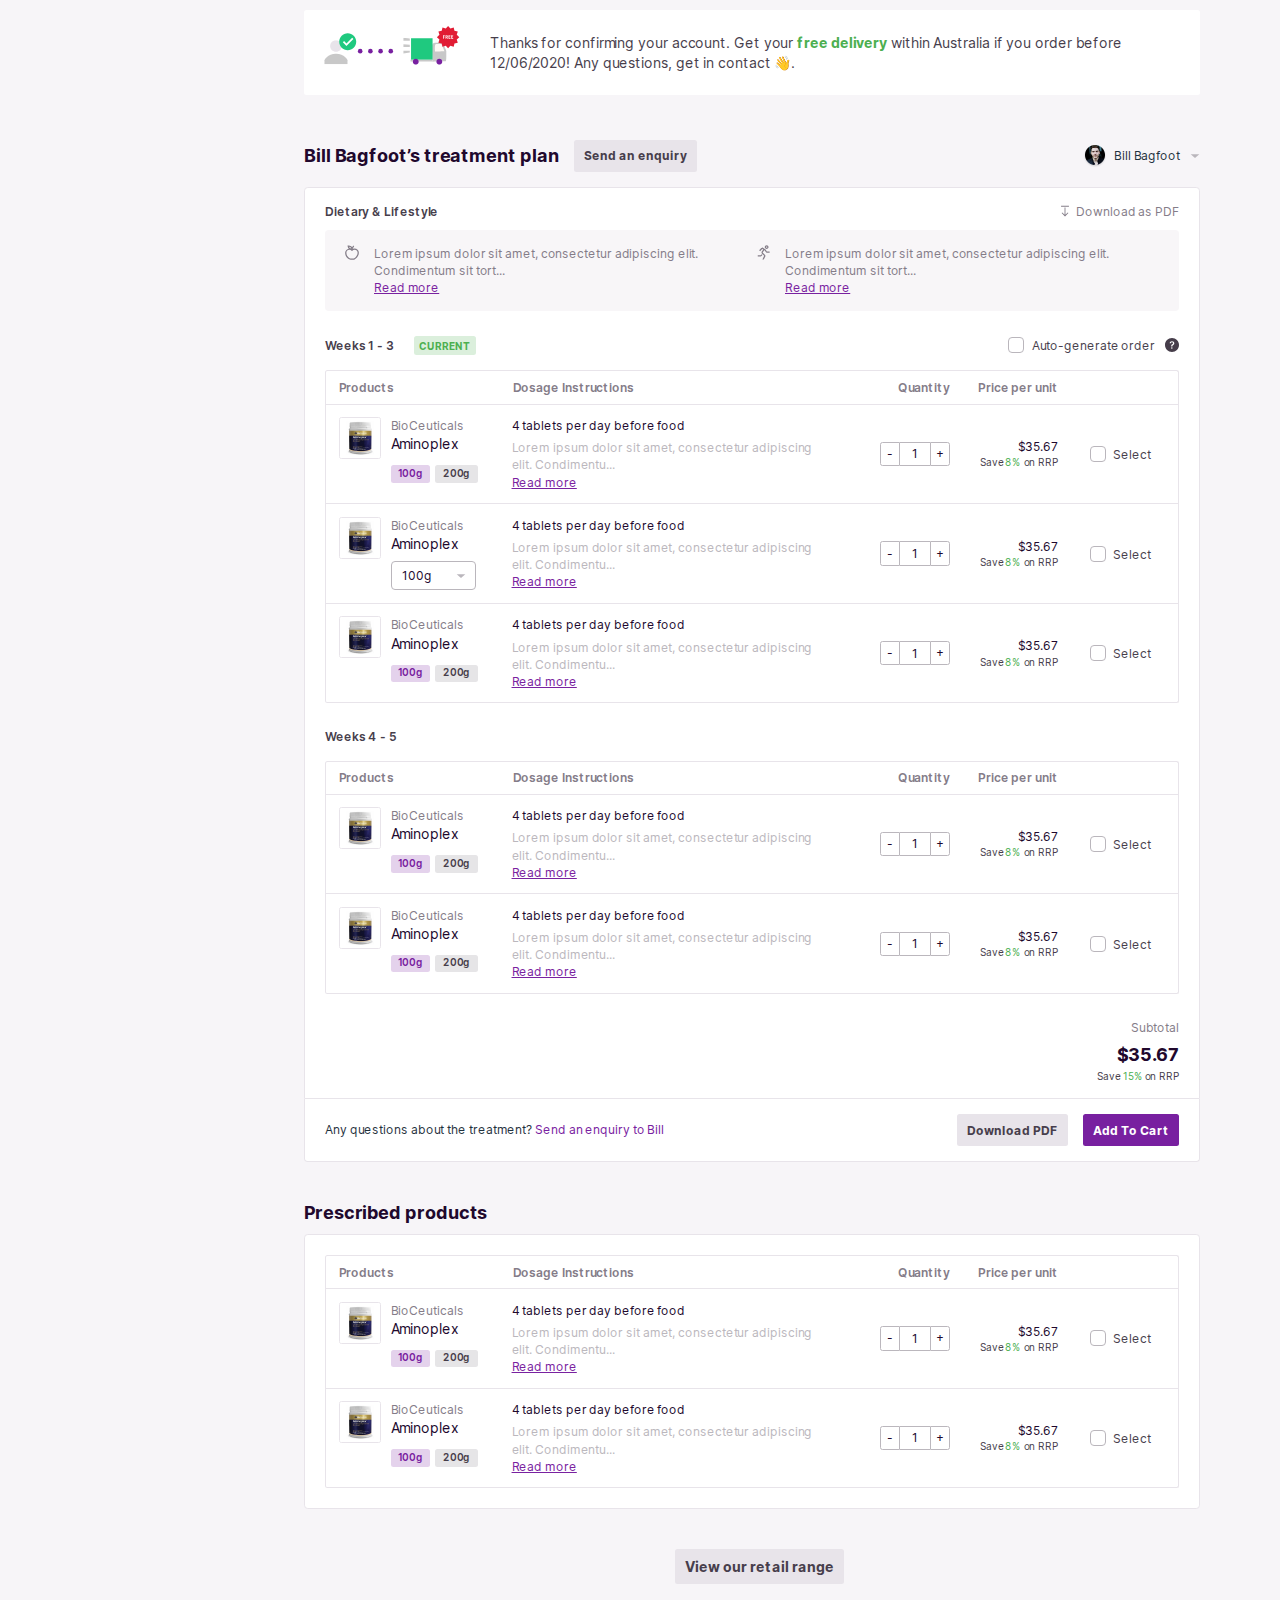
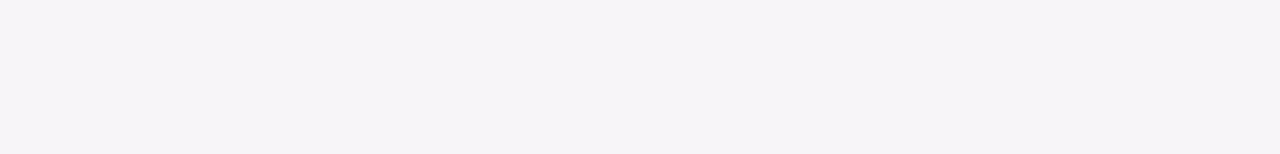
<file: vitally/patient-dashboard/index-alert.html>
<!DOCTYPE html>
<html lang="en">
  <head>
    <meta charset="UTF-8" />
    <meta name="viewport" content="width=device-width, initial-scale=1.0" />
    <title>Patient Dashboard - Alert Banner</title>

    <link rel="stylesheet" href="css/bootstrap.min.css" />
    <link rel="stylesheet" href="css/font-awesome.min.css" />
    <link rel="stylesheet" href="css/style.min.css" />

    <link rel="stylesheet" href="css/corrections.css" />

    <style>
    input:checked + svg {
    	display: block;
    }
    </style>
  </head>
  <body>
    <div class="container">
      <link rel="stylesheet" href="css/export.tailwind.css" />

      <div class="tailwind" style="margin: 10px;">
        <!-- sidebar+main content -->
        <div class="relative flex-col sm:flex-row flex space-y-10 sm:space-y-0 space-x-0 sm:space-x-10">

          <!-- PAGE CONTENT -->
          <div class="w-full md:w-4/5 md:mx-auto md:mr-0">
            <!-- PAGE activity -->
            <article>

              <!-- Alert -->
              <div class="md:flex md:items-center text-center md:text-left bg-white p-6 md:px-8 rounded mb-16">
                <img class="mb-6 md:mr-12" width="136" height="40" src="img/icon-free-delivery.svg" alt="Free Delivery">
                <p class="font14px text-gray-500">Thanks for confirming your account. Get your <span class="text-vitaly-green font-weight-bold">free delivery</span> within Australia if you order before 12/06/2020! Any questions, get in contact 👋.</p>
              </div>
              <!-- End Alert -->

              <!-- Treatment Plan -->
              <div class="flex justify-between content-center mb-4">
                <div class="flex items-center">
                  <h5 class="text-vitaly-dark">Bill Bagfoot’s treatment plan</h5>
                  <button class="d-none md:block bg-wild-sand text-gray-500 hover:bg-vitaly-purple hover:text-white font-bold py-3 px-4 ml-6 rounded font12px">Send an enquiry</button>
                </div>

                <div class="flex items-center">
                  <img src="img/avatar.png" width="24" height="24" class="mr-3" alt="Bill Bagfoot">
                  <p class="font12px text-right mr-4">Bill Bagfoot</p>
                  <svg width="10" height="4" viewBox="0 0 10 4" fill="none" xmlns="http://www.w3.org/2000/svg">
                    <path d="M5 4L0.669873 0.249999L9.33013 0.25L5 4Z" fill="#BAB6BC"/>
                  </svg>
                </div>
              </div>

              <div class="bg-white border border-wild-sand rounded-tl-md rounded-tr-md py-6 px-6 md:px-8">

                <!-- Intro content -->
                <div class="flex justify-between items-center mb-4">
                  <p class="font-weight-semibold font12px text-gray-500">Dietary & Lifestyle</p>

                  <a class="flex items-center font12px text-gray-400" href="#">
                    <svg width="8" height="12" viewBox="0 0 8 12" fill="none" xmlns="http://www.w3.org/2000/svg">
                      <path d="M4 11.4277L4.31445 11.127L7.37695 8.06445L6.74805 7.43555L4.4375 9.74609L4.4375 2.5L3.5625 2.5L3.5625 9.74609L1.25195 7.43555L0.623047 8.06445L3.68555 11.127L4 11.4277ZM7.9375 1.625L7.9375 0.75L0.0625009 0.749999L0.0625009 1.625L7.9375 1.625Z" fill="#847D88"/>
                    </svg>
                    <span class="ml-3">Download as PDF</span>
                  </a>
                </div>
                <div class="bg-gray-100 rounded-md py-6 px-6 md:px-8 block md:flex">
                  <div class="w-full md:w-1/2 flex items-start md:pr-2 mb-4 md:mb-0">
                    <div class="mr-6">
                      <svg width="14" height="15" viewBox="0 0 14 15" fill="none" xmlns="http://www.w3.org/2000/svg">
                      <path d="M3.48438 0.480399C3.30127 0.482841 3.19141 0.499931 3.19141 0.499931L2.54688 0.558524L2.625 1.20306C2.625 1.20306 2.77881 2.63128 3.79688 3.68352C1.73145 4.00335 0.125 5.70745 0.125 7.78509C0.125 10.0263 1.12354 11.8036 2.29297 12.9999C2.87647 13.5981 3.49658 14.0497 4.08984 14.3671C4.68311 14.6845 5.22754 14.8749 5.75 14.8749C6.0918 14.8749 6.42383 14.8163 6.72656 14.7187C6.90967 14.6601 7.09033 14.6601 7.27344 14.7187C7.57617 14.8163 7.9082 14.8749 8.25 14.8749C8.81641 14.8749 9.36084 14.6357 9.94922 14.2695C10.5376 13.9033 11.1504 13.3954 11.7266 12.7656C12.8789 11.5082 13.875 9.76263 13.875 7.78509C13.875 5.47796 11.8901 3.62493 9.5 3.62493C8.85791 3.62493 8.26465 3.78118 7.72266 4.03509C7.72021 4.018 7.70801 3.9887 7.70312 3.95696C8.02295 2.28948 9.1875 1.67181 9.1875 1.67181L8.5625 0.578056C8.5625 0.578056 7.68115 1.10784 7.03906 2.23821C6.83643 1.92815 6.56787 1.62298 6.23828 1.35931C5.24707 0.56829 4.03125 0.475517 3.48438 0.480399ZM4.08984 1.80852C4.52197 1.87444 5.05664 2.01604 5.45703 2.33587C5.86475 2.66058 6.13818 3.13665 6.29688 3.54681C5.86231 3.48333 5.31787 3.32464 4.91016 2.99993C4.50732 2.67766 4.24854 2.21624 4.08984 1.80852ZM4.5 4.87493C5.31299 4.87493 6.03564 5.17034 6.58984 5.63665L7 5.96868L7.41016 5.63665C7.96436 5.17034 8.68701 4.87493 9.5 4.87493C11.2529 4.87493 12.625 6.19573 12.625 7.78509C12.625 9.33538 11.812 10.832 10.8086 11.9257C10.3081 12.4726 9.76367 12.8998 9.28516 13.1952C8.80664 13.4907 8.37207 13.6249 8.25 13.6249C8.04492 13.6249 7.85205 13.5883 7.66406 13.5273C7.23438 13.3881 6.76562 13.3881 6.33594 13.5273C6.14795 13.5883 5.95508 13.6249 5.75 13.6249C5.58154 13.6249 5.14941 13.5273 4.67578 13.2734C4.20215 13.0195 3.66504 12.6264 3.17188 12.121C2.18555 11.1103 1.375 9.66009 1.375 7.78509C1.375 6.19573 2.74707 4.87493 4.5 4.87493Z" fill="#847D88"/>
                      </svg>
                    </div>

                    <p class="expand-content text-gray-400 font12px">
                      Lorem ipsum dolor sit amet, consectetur adipiscing elit. Condimentum sit tortor, quis sed. Velit euismod risus, id malesuada diam a, blandit. Lorem sed quis eu ac. Interdum tristique pulvinar pretium tortor.
                      <br>
                      <br>
                      Tincidunt vitae tristique tempor euismod turpis vel nec. Consequat in massa non elit pellentesque. Vitae adipiscing etiam suspendisse urna elit nascetur. Platea dictumst amet, id interdum ornare at.
                      <br>
                      <br>
                      Aliquet sollicitudin eget amet viverra felis vel ac egestas. Sed morbi pellentesque iaculis vitae. Praesent proin facilisi amet, libero. Consectetur adipiscing purus consectetur sed ornare.
                    </p>
                  </div>

                  <div class="w-full md:w-1/2 flex items-start md:pl-2">
                    <div class="mr-6">
                      <svg width="13" height="15" viewBox="0 0 13 15" fill="none" xmlns="http://www.w3.org/2000/svg">
                      <path d="M9.63672 0.125C8.58691 0.125 7.72266 0.989258 7.72266 2.03906C7.72266 3.08887 8.58691 3.95312 9.63672 3.95312C10.689 3.95312 11.5703 3.08887 11.5703 2.03906C11.5703 0.989258 10.689 0.125 9.63672 0.125ZM9.63672 1.375C10.0127 1.375 10.3203 1.66553 10.3203 2.03906C10.3203 2.4126 10.0127 2.70312 9.63672 2.70312C9.26318 2.70312 8.97266 2.41504 8.97266 2.03906C8.97266 1.66553 9.26318 1.375 9.63672 1.375ZM5.08594 2.625C4.78564 2.66162 4.48291 2.80078 4.26562 3.03516L2.15625 5.32031L3.09375 6.17969L5.18359 3.89453C5.20557 3.87256 5.23486 3.85791 5.26172 3.875L6.25781 4.53906L4.79297 6.57031C4.33398 7.21484 4.40967 8.10107 4.96875 8.66016L7.17578 10.8672L5.35938 14.5H6.76562L8.30859 11.4336C8.55029 10.9526 8.45508 10.3691 8.07422 9.98828L5.86719 7.78125C5.74023 7.6543 5.72314 7.43945 5.82812 7.29297L7.29297 5.24219L7.80078 5.57422L8.79688 7.07812C9.02881 7.42481 9.41455 7.625 9.83203 7.625H12.625V6.375H9.83203L8.77734 4.77344L8.69922 4.67578L8.60156 4.59766L5.96484 2.83984C5.69873 2.66162 5.38623 2.58838 5.08594 2.625ZM4.53906 9.20703L3.62109 10.125H0.75V11.375H3.62109C3.95068 11.375 4.26562 11.2407 4.5 11.0039L5.41797 10.0859L4.53906 9.20703Z" fill="#847D88"/>
                      </svg>
                    </div>

                    <p class="expand-content text-gray-400 font12px">
                      Lorem ipsum dolor sit amet, consectetur adipiscing elit. Condimentum sit tortor, quis sed. Velit euismod risus, id malesuada diam a, blandit. Lorem sed quis eu ac. Interdum tristique pulvinar pretium tortor.
                      <br>
                      <br>
                      Tincidunt vitae tristique tempor euismod turpis vel nec. Consequat in massa non elit pellentesque. Vitae adipiscing etiam suspendisse urna elit nascetur. Platea dictumst amet, id interdum ornare at.
                      <br>
                      <br>
                      Aliquet sollicitudin eget amet viverra felis vel ac egestas. Sed morbi pellentesque iaculis vitae. Praesent proin facilisi amet, libero. Consectetur adipiscing purus consectetur sed ornare.
                    </p>
                  </div>
                </div>
                <!-- End Intro content -->

                <!-- Start Table block 1 -->
                <div class="mt-10">

                  <!-- Weeks titling -->
                  <div class="flex justify-between items-center mb-6">
                    <div class="flex items-center">
                      <span class="indicator mr-4 block lg:hidden bg-vitaly-green rounded"></span>
                      <p class="font-weight-semibold font12px text-gray-500">Weeks 1 - 3</p>
                      <span class="d-none lg:block ml-8 rounded py-1 px-2 bg-vitaly-green-200 text-vitaly-green uppercase font10px font-weight-bold">Current</span>
                    </div>

                    <div class="flex items-center justify-end">
                      <input type="checkbox" id="auto-generate" class="raw-checkbox">
                      <label for="auto-generate" class="raw-label font12px text-gray-500 font-normal">Auto-generate order</label>

                      <a href="#" class="d-none lg:block leading-none lg:ml-4">
                        <svg width="14" height="14" viewBox="0 0 14 14" fill="none" xmlns="http://www.w3.org/2000/svg">
                        <path fill-rule="evenodd" clip-rule="evenodd" d="M7 14C10.866 14 14 10.866 14 7C14 3.13401 10.866 0 7 0C3.13401 0 0 3.13401 0 7C0 10.866 3.13401 14 7 14ZM7.40367 8.51255H6.19809V8.42002C6.20533 7.1388 6.57461 6.74376 7.21541 6.35227C7.65348 6.08179 7.99017 5.74013 7.99017 5.24188C7.99017 4.68313 7.54487 4.32011 6.99095 4.32011C6.48048 4.32011 5.9881 4.64042 5.95552 5.3095H4.66667C4.70287 3.9571 5.73106 3.26667 6.99819 3.26667C8.38117 3.26667 9.33333 4.02116 9.33333 5.22409C9.33333 6.03908 8.91699 6.57293 8.25084 6.96441C7.66072 7.3203 7.41091 7.66552 7.40367 8.42002V8.51255ZM7.62814 9.95037C7.62452 10.3846 7.25886 10.7333 6.83165 10.7333C6.38997 10.7333 6.03155 10.3846 6.03517 9.95037C6.03155 9.52329 6.38997 9.17452 6.83165 9.17452C7.25886 9.17452 7.62452 9.52329 7.62814 9.95037Z" fill="#463D4A"/>
                        </svg>
                      </a>
                    </div>
                  </div>
                  <!-- End Weeks titling -->

                  <!-- Table legend -->
                  <div class="d-none lg:flex border border-b-0 border-wild-sand px-5 py-3 rounded-tl rounded-tr">
                    <div class="w-3/5 flex">
                      <div class="w-full lg:w-1/4 flex items-start">
                        <p class="font12px font-weight-semibold text-gray-400">Products</p>
                      </div>
                      <div class="lg:w-3/5 lg:pl-20">
                        <p class="font12px font-weight-semibold text-gray-400">Dosage Instructions</p>
                      </div>
                    </div>
                    <div class="w-2/5 flex items-center pl-3 text-right">
                      <div class="w-1/3 text-right">
                        <p class="font12px font-weight-semibold text-gray-400">Quantity</p>
                      </div>
                      <div class="w-1/3 text-right">
                        <p class="font12px font-weight-semibold text-gray-400">Price per unit</p>
                      </div>
                    </div>
                  </div>
                  <!-- End Table legend -->

                  <!-- Table row #1 -->
                  <div class="flex border border-wild-sand p-5 rounded-tl rounded-tr lg:rounded-none">
                    <div class="w-2/3 lg:w-3/5 lg:flex">
                      <div class="w-full flex items-start">
                        <!-- Thumb -->
                        <div class="rounded border border-wild-sand overflow-hidden flex-none">
                          <img width="40" height="40" src="img/product.png" alt="Product">
                        </div>
                        <!-- End Thumb -->
                        <div class="ml-4 lg:flex w-full">
                          <!-- Product Details -->
                          <div class="lg:w-1/4">
                            <p class="font12px text-gray-400">BioCeuticals</p>
                            <p class="font14px text-vitaly-dark mb-3">Aminoplex</p>
                            <!-- Product weight mobile -->
                            <div class="block lg:hidden raw-select">
                              <select>
                                <option>100g</option>
                                <option>200g</option>
                                <option>300g</option>
                              </select>
                              <div class="raw-select__arrow"></div>
                            </div>
                            <!-- End product weight mobile -->
                            <!-- Product weight Desktop -->
                            <div class="d-none lg:flex">
                              <div>
                                <input type="radio" id="1-100g" name="product-weight-1" class="pill-radio">
                                <label for="1-100g" class="pill-label font10px text-gray-500 font-weight-semibold leading-none py-1 pb-2 px-3 pill-purple rounded">100g</label>
                              </div>
                              <div class="ml-2">
                                <input type="radio" id="1-200g" name="product-weight-1" class="pill-radio">
                                <label for="1-200g" class="pill-label font10px text-gray-500 font-weight-semibold leading-none py-1 pb-2 px-3 pill-gray rounded">200g</label>
                              </div>
                            </div>
                            <!-- End Product weight Desktop -->
                          </div>
                          <!-- End Product Details -->
                          <!-- Dosage -->
                          <div class="lg:w-3/4 lg:pl-4">
                            <a href="" class="toggle-info mt-8 lg:mt-0 font12px text-gray-400 underline block lg:hidden hover:no-underline">Dosage infos</a>
                            <div class="expand-info d-none lg:block pt-4 lg:pt-0">
                              <p class="font12px text-vitaly-dark mb-2">4 tablets per day before food</p>
                              <p class="expand-content text-gray-300 font12px">
                                Lorem ipsum dolor sit amet, consectetur adipiscing elit. Condimentum sit tortor, quis sed. Velit euismod risus, id malesuada diam a, blandit. Lorem sed quis eu ac. Interdum tristique pulvinar pretium tortor.
                                <br>
                                <br>
                                Tincidunt vitae tristique tempor euismod turpis vel nec. Consequat in massa non elit pellentesque. Vitae adipiscing etiam suspendisse urna elit nascetur. Platea dictumst amet, id interdum ornare at.
                              </p>
                            </div>
                          </div>
                          <!-- Dosage -->
                        </div>
                      </div>
                    </div>
                    <div class="w-1/3 lg:w-2/5 flex flex-col lg:flex-row lg:items-center lg:pl-3 text-right lg:text-left">
                      <!-- Price -->
                      <div class="mb-5 lg:mb-0 order-1 lg:order-2 lg:w-1/3 text-right">
                        <p class="font12px text-vitaly-dark">$35.67</p>
                        <p class="font10px text-gray-500">Save <span class="text-vitaly-green">8%</span> on RRP</p>
                      </div>
                      <!-- End Price -->
                      <!-- Quantity -->
                      <div class="mb-5 lg:mb-0 order-2 lg:order-1 lg:w-1/3">
                        <div class="increment-group flex justify-end">
                          <button class="increment-button flex justify-center items-center leading-none font12px text-vitaly-dark text-center w-8 border border-gray-300 rounded-tl rounded-bl hover:border-vitaly-purple font-weight-normal" type="button" data-direction="dec">-</button>
                          <input id="quantity-1" class="increment-input font12px text-vitaly-dark text-center w-12 border border-gray-300 border-l-0 border-r-0 py-1 px-2" type="text" pattern="d*" name="value" value="1">
                          <button class="increment-button flex justify-center items-center leading-none font12px text-vitaly-dark text-center w-8 border border-gray-300 rounded-tr rounded-br hover:border-vitaly-purple font-weight-normal" type="button" data-direction="inc">+</button>
                        </div>
                      </div>
                      <!-- End Quantity -->
                      <!-- Action -->
                      <div class="order-3 lg:w-1/3 text-right lg:pr-6">
                        <div class="d-none lg:block">
                          <input type="checkbox" id="1-select" class="raw-checkbox">
                          <label for="1-select" class="raw-label font12px text-gray-500 font-normal">Select</label>
                        </div>
                        <button class="block lg:hidden border border-vitaly-purple text-vitaly-purple hover:bg-vitaly-purple hover:text-white font-bold py-3 px-4 mx-auto mr-0 rounded font12px">Add to cart</button>
                      </div>
                      <!-- End Action -->
                    </div>
                  </div>
                  <!-- End Table row #1 -->

                  <!-- Table row #2 -->
                  <div class="flex border border-wild-sand border-t-0 p-5">
                    <div class="w-2/3 lg:w-3/5 lg:flex">
                      <div class="w-full flex items-start">
                        <!-- Thumb -->
                        <div class="rounded border border-wild-sand overflow-hidden flex-none">
                          <img width="40" height="40" src="img/product.png" alt="Product">
                        </div>
                        <!-- End Thumb -->
                        <div class="ml-4 lg:flex w-full">
                          <!-- Product Details -->
                          <div class="lg:w-1/4">
                            <p class="font12px text-gray-400">BioCeuticals</p>
                            <p class="font14px text-vitaly-dark mb-3">Aminoplex</p>
                            <!-- Product weight multi -->
                            <div class="block raw-select">
                              <select>
                                <option>100g</option>
                                <option>200g</option>
                                <option>300g</option>
                              </select>
                              <div class="raw-select__arrow"></div>
                            </div>
                            <!-- End product weight multi -->
                          </div>
                          <!-- End Product Details -->
                          <!-- Dosage -->
                          <div class="lg:w-3/4 lg:pl-4">
                            <a href="" class="toggle-info mt-8 lg:mt-0 font12px text-gray-400 underline block lg:hidden hover:no-underline">Dosage infos</a>
                            <div class="expand-info d-none lg:block pt-4 lg:pt-0">
                              <p class="font12px text-vitaly-dark mb-2">4 tablets per day before food</p>
                              <p class="expand-content text-gray-300 font12px">
                                Lorem ipsum dolor sit amet, consectetur adipiscing elit. Condimentum sit tortor, quis sed. Velit euismod risus, id malesuada diam a, blandit. Lorem sed quis eu ac. Interdum tristique pulvinar pretium tortor.
                                <br>
                                <br>
                                Tincidunt vitae tristique tempor euismod turpis vel nec. Consequat in massa non elit pellentesque. Vitae adipiscing etiam suspendisse urna elit nascetur. Platea dictumst amet, id interdum ornare at.
                              </p>
                            </div>
                          </div>
                          <!-- Dosage -->
                        </div>
                      </div>
                    </div>
                    <div class="w-1/3 lg:w-2/5 flex flex-col lg:flex-row lg:items-center lg:pl-3 text-right lg:text-left">
                      <!-- Price -->
                      <div class="mb-5 lg:mb-0 order-1 lg:order-2 lg:w-1/3 text-right">
                        <p class="font12px text-vitaly-dark">$35.67</p>
                        <p class="font10px text-gray-500">Save <span class="text-vitaly-green">8%</span> on RRP</p>
                      </div>
                      <!-- End Price -->
                      <!-- Quantity -->
                      <div class="mb-5 lg:mb-0 order-2 lg:order-1 lg:w-1/3">
                        <div class="increment-group flex justify-end">
                          <button class="increment-button flex justify-center items-center leading-none font12px text-vitaly-dark text-center w-8 border border-gray-300 rounded-tl rounded-bl hover:border-vitaly-purple font-weight-normal" type="button" data-direction="dec">-</button>
                          <input id="quantity-2" class="increment-input font12px text-vitaly-dark text-center w-12 border border-gray-300 border-l-0 border-r-0 py-1 px-2" type="text" pattern="d*" name="value" value="1">
                          <button class="increment-button flex justify-center items-center leading-none font12px text-vitaly-dark text-center w-8 border border-gray-300 rounded-tr rounded-br hover:border-vitaly-purple font-weight-normal" type="button" data-direction="inc">+</button>
                        </div>
                      </div>
                      <!-- End Quantity -->
                      <!-- Action -->
                      <div class="order-3 lg:w-1/3 text-right lg:pr-6">
                        <div class="d-none lg:block">
                          <input type="checkbox" id="2-select" class="raw-checkbox">
                          <label for="2-select" class="raw-label font12px text-gray-500 font-normal">Select</label>
                        </div>
                        <button class="block lg:hidden border border-vitaly-purple text-vitaly-purple hover:bg-vitaly-purple hover:text-white font-bold py-3 px-4 mx-auto mr-0 rounded font12px">Add to cart</button>
                      </div>
                      <!-- End Action -->
                    </div>
                  </div>
                  <!-- End Table row #2 -->

                  <!-- Table row #3 -->
                  <div class="flex border border-wild-sand border-t-0 p-5 rounded-bl rounded-br">
                    <div class="w-2/3 lg:w-3/5 lg:flex">
                      <div class="w-full flex items-start">
                        <!-- Thumb -->
                        <div class="rounded border border-wild-sand overflow-hidden flex-none">
                          <img width="40" height="40" src="img/product.png" alt="Product">
                        </div>
                        <!-- End Thumb -->
                        <div class="ml-4 lg:flex w-full">
                          <!-- Product Details -->
                          <div class="lg:w-1/4">
                            <p class="font12px text-gray-400">BioCeuticals</p>
                            <p class="font14px text-vitaly-dark mb-3">Aminoplex</p>
                            <!-- Product weight mobile -->
                            <div class="block lg:hidden raw-select">
                              <select>
                                <option>100g</option>
                                <option>200g</option>
                                <option>300g</option>
                              </select>
                              <div class="raw-select__arrow"></div>
                            </div>
                            <!-- End product weight mobile -->
                            <!-- Product weight Desktop -->
                            <div class="d-none lg:flex">
                              <div>
                                <input type="radio" id="3-100g" name="product-weight-3" class="pill-radio">
                                <label for="3-100g" class="pill-label font10px text-gray-500 font-weight-semibold leading-none py-1 pb-2 px-3 pill-purple rounded">100g</label>
                              </div>
                              <div class="ml-2">
                                <input type="radio" id="3-200g" name="product-weight-3" class="pill-radio">
                                <label for="3-200g" class="pill-label font10px text-gray-500 font-weight-semibold leading-none py-1 pb-2 px-3 pill-gray rounded">200g</label>
                              </div>
                            </div>
                            <!-- End Product weight Desktop -->
                          </div>
                          <!-- End Product Details -->
                          <!-- Dosage -->
                          <div class="lg:w-3/4 lg:pl-4">
                            <a href="" class="toggle-info mt-8 lg:mt-0 font12px text-gray-400 underline block lg:hidden hover:no-underline">Dosage infos</a>
                            <div class="expand-info d-none lg:block pt-4 lg:pt-0">
                              <p class="font12px text-vitaly-dark mb-2">4 tablets per day before food</p>
                              <p class="expand-content text-gray-300 font12px">
                                Lorem ipsum dolor sit amet, consectetur adipiscing elit. Condimentum sit tortor, quis sed. Velit euismod risus, id malesuada diam a, blandit. Lorem sed quis eu ac. Interdum tristique pulvinar pretium tortor.
                                <br>
                                <br>
                                Tincidunt vitae tristique tempor euismod turpis vel nec. Consequat in massa non elit pellentesque. Vitae adipiscing etiam suspendisse urna elit nascetur. Platea dictumst amet, id interdum ornare at.
                              </p>
                            </div>
                          </div>
                          <!-- Dosage -->
                        </div>
                      </div>
                    </div>
                    <div class="w-1/3 lg:w-2/5 flex flex-col lg:flex-row lg:items-center lg:pl-3 text-right lg:text-left">
                      <!-- Price -->
                      <div class="mb-5 lg:mb-0 order-1 lg:order-2 lg:w-1/3 text-right">
                        <p class="font12px text-vitaly-dark">$35.67</p>
                        <p class="font10px text-gray-500">Save <span class="text-vitaly-green">8%</span> on RRP</p>
                      </div>
                      <!-- End Price -->
                      <!-- Quantity -->
                      <div class="mb-5 lg:mb-0 order-2 lg:order-1 lg:w-1/3">
                        <div class="increment-group flex justify-end">
                          <button class="increment-button flex justify-center items-center leading-none font12px text-vitaly-dark text-center w-8 border border-gray-300 rounded-tl rounded-bl hover:border-vitaly-purple font-weight-normal" type="button" data-direction="dec">-</button>
                          <input id="quantity-3" class="increment-input font12px text-vitaly-dark text-center w-12 border border-gray-300 border-l-0 border-r-0 py-1 px-2" type="text" pattern="d*" name="value" value="1">
                          <button class="increment-button flex justify-center items-center leading-none font12px text-vitaly-dark text-center w-8 border border-gray-300 rounded-tr rounded-br hover:border-vitaly-purple font-weight-normal" type="button" data-direction="inc">+</button>
                        </div>
                      </div>
                      <!-- End Quantity -->
                      <!-- Action -->
                      <div class="order-3 lg:w-1/3 text-right lg:pr-6">
                        <div class="d-none lg:block">
                          <input type="checkbox" id="3-select" class="raw-checkbox">
                          <label for="3-select" class="raw-label font12px text-gray-500 font-normal">Select</label>
                        </div>
                        <button class="block lg:hidden border border-vitaly-purple text-vitaly-purple hover:bg-vitaly-purple hover:text-white font-bold py-3 px-4 mx-auto mr-0 rounded font12px">Add to cart</button>
                      </div>
                      <!-- End Action -->
                    </div>
                  </div>
                  <!-- End Table row #3 -->

                </div>
                <!-- End Table block 1 -->

                <!-- Start Table block 2 -->
                <div class="mt-10">

                  <!-- Weeks titling -->
                  <div class="mb-6">
                    <p class="font-weight-semibold font12px text-gray-500">Weeks 4 - 5</p>
                  </div>
                  <!-- End Weeks titling -->

                  <!-- Table legend -->
                  <div class="d-none lg:flex border border-b-0 border-wild-sand px-5 py-3 rounded-tl rounded-tr">
                    <div class="w-3/5 flex">
                      <div class="w-full lg:w-1/4 flex items-start">
                        <p class="font12px font-weight-semibold text-gray-400">Products</p>
                      </div>
                      <div class="lg:w-3/5 lg:pl-20">
                        <p class="font12px font-weight-semibold text-gray-400">Dosage Instructions</p>
                      </div>
                    </div>
                    <div class="w-2/5 flex items-center pl-3 text-right">
                      <div class="w-1/3 text-right">
                        <p class="font12px font-weight-semibold text-gray-400">Quantity</p>
                      </div>
                      <div class="w-1/3 text-right">
                        <p class="font12px font-weight-semibold text-gray-400">Price per unit</p>
                      </div>
                    </div>
                  </div>
                  <!-- End Table legend -->

                  <!-- Table row #4 -->
                  <div class="flex border border-wild-sand p-5 rounded-tl rounded-tr lg:rounded-none">
                    <div class="w-2/3 lg:w-3/5 lg:flex">
                      <div class="w-full flex items-start">
                        <!-- Thumb -->
                        <div class="rounded border border-wild-sand overflow-hidden flex-none">
                          <img width="40" height="40" src="img/product.png" alt="Product">
                        </div>
                        <!-- End Thumb -->
                        <div class="ml-4 lg:flex w-full">
                          <!-- Product Details -->
                          <div class="lg:w-1/4">
                            <p class="font12px text-gray-400">BioCeuticals</p>
                            <p class="font14px text-vitaly-dark mb-3">Aminoplex</p>
                            <!-- Product weight mobile -->
                            <div class="block lg:hidden raw-select">
                              <select>
                                <option>100g</option>
                                <option>200g</option>
                                <option>300g</option>
                              </select>
                              <div class="raw-select__arrow"></div>
                            </div>
                            <!-- End product weight mobile -->
                            <!-- Product weight Desktop -->
                            <div class="d-none lg:flex">
                              <div>
                                <input type="radio" id="4-100g" name="product-weight-4" class="pill-radio">
                                <label for="4-100g" class="pill-label font10px text-gray-500 font-weight-semibold leading-none py-1 pb-2 px-3 pill-purple rounded">100g</label>
                              </div>
                              <div class="ml-2">
                                <input type="radio" id="4-200g" name="product-weight-4" class="pill-radio">
                                <label for="4-200g" class="pill-label font10px text-gray-500 font-weight-semibold leading-none py-1 pb-2 px-3 pill-gray rounded">200g</label>
                              </div>
                            </div>
                            <!-- End Product weight Desktop -->
                          </div>
                          <!-- End Product Details -->
                          <!-- Dosage -->
                          <div class="lg:w-3/4 lg:pl-4">
                            <a href="" class="toggle-info mt-8 lg:mt-0 font12px text-gray-400 underline block lg:hidden hover:no-underline">Dosage infos</a>
                            <div class="expand-info d-none lg:block pt-4 lg:pt-0">
                              <p class="font12px text-vitaly-dark mb-2">4 tablets per day before food</p>
                              <p class="expand-content text-gray-300 font12px">
                                Lorem ipsum dolor sit amet, consectetur adipiscing elit. Condimentum sit tortor, quis sed. Velit euismod risus, id malesuada diam a, blandit. Lorem sed quis eu ac. Interdum tristique pulvinar pretium tortor.
                                <br>
                                <br>
                                Tincidunt vitae tristique tempor euismod turpis vel nec. Consequat in massa non elit pellentesque. Vitae adipiscing etiam suspendisse urna elit nascetur. Platea dictumst amet, id interdum ornare at.
                              </p>
                            </div>
                          </div>
                          <!-- Dosage -->
                        </div>
                      </div>
                    </div>
                    <div class="w-1/3 lg:w-2/5 flex flex-col lg:flex-row lg:items-center lg:pl-3 text-right lg:text-left">
                      <!-- Price -->
                      <div class="mb-5 lg:mb-0 order-1 lg:order-2 lg:w-1/3 text-right">
                        <p class="font12px text-vitaly-dark">$35.67</p>
                        <p class="font10px text-gray-500">Save <span class="text-vitaly-green">8%</span> on RRP</p>
                      </div>
                      <!-- End Price -->
                      <!-- Quantity -->
                      <div class="mb-5 lg:mb-0 order-2 lg:order-1 lg:w-1/3">
                        <div class="increment-group flex justify-end">
                          <button class="increment-button flex justify-center items-center leading-none font12px text-vitaly-dark text-center w-8 border border-gray-300 rounded-tl rounded-bl hover:border-vitaly-purple font-weight-normal" type="button" data-direction="dec">-</button>
                          <input id="quantity-4" class="increment-input font12px text-vitaly-dark text-center w-12 border border-gray-300 border-l-0 border-r-0 py-1 px-2" type="text" pattern="d*" name="value" value="1">
                          <button class="increment-button flex justify-center items-center leading-none font12px text-vitaly-dark text-center w-8 border border-gray-300 rounded-tr rounded-br hover:border-vitaly-purple font-weight-normal" type="button" data-direction="inc">+</button>
                        </div>
                      </div>
                      <!-- End Quantity -->
                      <!-- Action -->
                      <div class="order-3 lg:w-1/3 text-right lg:pr-6">
                        <div class="d-none lg:block">
                          <input type="checkbox" id="4-select" class="raw-checkbox">
                          <label for="4-select" class="raw-label font12px text-gray-500 font-normal">Select</label>
                        </div>
                        <button class="block lg:hidden border border-vitaly-purple text-vitaly-purple hover:bg-vitaly-purple hover:text-white font-bold py-3 px-4 mx-auto mr-0 rounded font12px">Add to cart</button>
                      </div>
                      <!-- End Action -->
                    </div>
                  </div>
                  <!-- End Table row #4 -->

                  <!-- Table row #5 -->
                  <div class="flex border border-wild-sand border-t-0 p-5 rounded-bl rounded-br">
                    <div class="w-2/3 lg:w-3/5 lg:flex">
                      <div class="w-full flex items-start">
                        <!-- Thumb -->
                        <div class="rounded border border-wild-sand overflow-hidden flex-none">
                          <img width="40" height="40" src="img/product.png" alt="Product">
                        </div>
                        <!-- End Thumb -->
                        <div class="ml-4 lg:flex w-full">
                          <!-- Product Details -->
                          <div class="lg:w-1/4">
                            <p class="font12px text-gray-400">BioCeuticals</p>
                            <p class="font14px text-vitaly-dark mb-3">Aminoplex</p>
                            <!-- Product weight mobile -->
                            <div class="block lg:hidden raw-select">
                              <select>
                                <option>100g</option>
                                <option>200g</option>
                                <option>300g</option>
                              </select>
                              <div class="raw-select__arrow"></div>
                            </div>
                            <!-- End product weight mobile -->
                            <!-- Product weight Desktop -->
                            <div class="d-none lg:flex">
                              <div>
                                <input type="radio" id="5-100g" name="product-weight-5" class="pill-radio">
                                <label for="5-100g" class="pill-label font10px text-gray-500 font-weight-semibold leading-none py-1 pb-2 px-3 pill-purple rounded">100g</label>
                              </div>
                              <div class="ml-2">
                                <input type="radio" id="5-200g" name="product-weight-5" class="pill-radio">
                                <label for="5-200g" class="pill-label font10px text-gray-500 font-weight-semibold leading-none py-1 pb-2 px-3 pill-gray rounded">200g</label>
                              </div>
                            </div>
                            <!-- End Product weight Desktop -->
                          </div>
                          <!-- End Product Details -->
                          <!-- Dosage -->
                          <div class="lg:w-3/4 lg:pl-4">
                            <a href="" class="toggle-info mt-8 lg:mt-0 font12px text-gray-400 underline block lg:hidden hover:no-underline">Dosage infos</a>
                            <div class="expand-info d-none lg:block pt-4 lg:pt-0">
                              <p class="font12px text-vitaly-dark mb-2">4 tablets per day before food</p>
                              <p class="expand-content text-gray-300 font12px">
                                Lorem ipsum dolor sit amet, consectetur adipiscing elit. Condimentum sit tortor, quis sed. Velit euismod risus, id malesuada diam a, blandit. Lorem sed quis eu ac. Interdum tristique pulvinar pretium tortor.
                                <br>
                                <br>
                                Tincidunt vitae tristique tempor euismod turpis vel nec. Consequat in massa non elit pellentesque. Vitae adipiscing etiam suspendisse urna elit nascetur. Platea dictumst amet, id interdum ornare at.
                              </p>
                            </div>
                          </div>
                          <!-- Dosage -->
                        </div>
                      </div>
                    </div>
                    <div class="w-1/3 lg:w-2/5 flex flex-col lg:flex-row lg:items-center lg:pl-3 text-right lg:text-left">
                      <!-- Price -->
                      <div class="mb-5 lg:mb-0 order-1 lg:order-2 lg:w-1/3 text-right">
                        <p class="font12px text-vitaly-dark">$35.67</p>
                        <p class="font10px text-gray-500">Save <span class="text-vitaly-green">8%</span> on RRP</p>
                      </div>
                      <!-- End Price -->
                      <!-- Quantity -->
                      <div class="mb-5 lg:mb-0 order-2 lg:order-1 lg:w-1/3">
                        <div class="increment-group flex justify-end">
                          <button class="increment-button flex justify-center items-center leading-none font12px text-vitaly-dark text-center w-8 border border-gray-300 rounded-tl rounded-bl hover:border-vitaly-purple font-weight-normal" type="button" data-direction="dec">-</button>
                          <input id="quantity-5" class="increment-input font12px text-vitaly-dark text-center w-12 border border-gray-300 border-l-0 border-r-0 py-1 px-2" type="text" pattern="d*" name="value" value="1">
                          <button class="increment-button flex justify-center items-center leading-none font12px text-vitaly-dark text-center w-8 border border-gray-300 rounded-tr rounded-br hover:border-vitaly-purple font-weight-normal" type="button" data-direction="inc">+</button>
                        </div>
                      </div>
                      <!-- End Quantity -->
                      <!-- Action -->
                      <div class="order-3 lg:w-1/3 text-right lg:pr-6">
                        <div class="d-none lg:block">
                          <input type="checkbox" id="5-select" class="raw-checkbox">
                          <label for="5-select" class="raw-label font12px text-gray-500 font-normal">Select</label>
                        </div>
                        <button class="block lg:hidden border border-vitaly-purple text-vitaly-purple hover:bg-vitaly-purple hover:text-white font-bold py-3 px-4 mx-auto mr-0 rounded font12px">Add to cart</button>
                      </div>
                      <!-- End Action -->
                    </div>
                  </div>
                  <!-- End Table row #5 -->

                </div>
                <!-- End Table block 1 -->

                <!-- Total -->
                <div class="mt-10 flex justify-end">
                  <div class="text-right">
                    <p class="font12px text-gray-400 mb-2">Subtotal</p>
                    <h5 class="text-vitaly-dark mb-2 leading-none">$35.67</h5>
                    <p class="font10px text-gray-500">Save <span class="text-vitaly-green">15%</span> on RRP</p>
                  </div>
                </div>
                <!-- End Total -->

              </div>

              <!-- Final Actions -->
              <div class="bg-white border border-wild-sand border-t-0 rounded-bl-md rounded-br-md py-6 px-6 md:px-8 flex justify-between items-center">
                <p class="d-none lg:block w-full leading-none font12px">Any questions about the treatment? <a href="#" class="text-vitaly-purple hover:underline">Send an enquiry to Bill</a></p>

                <div class="flex w-full justify-end">
                  <button class="block bg-wild-sand text-gray-500 hover:bg-vitaly-purple hover:text-white font-bold py-3 px-4 ml-6 rounded font12px">Download PDF</button>
                  <button class="block bg-vitaly-purple text-white hover:bg-vitaly-dark hover:text-white font-bold py-3 px-4 ml-6 rounded font12px">Add To Cart</button>
                </div>
              </div>
              <!-- End Final Actions -->
              <!-- End Treatment Plan -->

              <!-- Prescribed products -->
              <div class="mt-16 mb-4">
                <h5 class="text-vitaly-dark">Prescribed products</h5>
              </div>

              <div class="bg-white border border-wild-sand rounded-md py-6 px-6 md:px-8 md:py-8">

                <!-- Start Table block 3 -->
                <div>

                  <!-- Table legend -->
                  <div class="d-none lg:flex border border-b-0 border-wild-sand px-5 py-3 rounded-tl rounded-tr">
                    <div class="w-3/5 flex">
                      <div class="w-full lg:w-1/4 flex items-start">
                        <p class="font12px font-weight-semibold text-gray-400">Products</p>
                      </div>
                      <div class="lg:w-3/5 lg:pl-20">
                        <p class="font12px font-weight-semibold text-gray-400">Dosage Instructions</p>
                      </div>
                    </div>
                    <div class="w-2/5 flex items-center pl-3 text-right">
                      <div class="w-1/3 text-right">
                        <p class="font12px font-weight-semibold text-gray-400">Quantity</p>
                      </div>
                      <div class="w-1/3 text-right">
                        <p class="font12px font-weight-semibold text-gray-400">Price per unit</p>
                      </div>
                    </div>
                  </div>
                  <!-- End Table legend -->

                  <!-- Table row #6 -->
                  <div class="flex border border-wild-sand p-5 rounded-tl rounded-tr lg:rounded-none">
                    <div class="w-2/3 lg:w-3/5 lg:flex">
                      <div class="w-full flex items-start">
                        <!-- Thumb -->
                        <div class="rounded border border-wild-sand overflow-hidden flex-none">
                          <img width="40" height="40" src="img/product.png" alt="Product">
                        </div>
                        <!-- End Thumb -->
                        <div class="ml-4 lg:flex w-full">
                          <!-- Product Details -->
                          <div class="lg:w-1/4">
                            <p class="font12px text-gray-400">BioCeuticals</p>
                            <p class="font14px text-vitaly-dark mb-3">Aminoplex</p>
                            <!-- Product weight mobile -->
                            <div class="block lg:hidden raw-select">
                              <select>
                                <option>100g</option>
                                <option>200g</option>
                                <option>300g</option>
                              </select>
                              <div class="raw-select__arrow"></div>
                            </div>
                            <!-- End product weight mobile -->
                            <!-- Product weight Desktop -->
                            <div class="d-none lg:flex">
                              <div>
                                <input type="radio" id="6-100g" name="product-weight-6" class="pill-radio">
                                <label for="6-100g" class="pill-label font10px text-gray-500 font-weight-semibold leading-none py-1 pb-2 px-3 pill-purple rounded">100g</label>
                              </div>
                              <div class="ml-2">
                                <input type="radio" id="6-200g" name="product-weight-6" class="pill-radio">
                                <label for="6-200g" class="pill-label font10px text-gray-500 font-weight-semibold leading-none py-1 pb-2 px-3 pill-gray rounded">200g</label>
                              </div>
                            </div>
                            <!-- End Product weight Desktop -->
                          </div>
                          <!-- End Product Details -->
                          <!-- Dosage -->
                          <div class="lg:w-3/4 lg:pl-4">
                            <a href="" class="toggle-info mt-8 lg:mt-0 font12px text-gray-400 underline block lg:hidden hover:no-underline">Dosage infos</a>
                            <div class="expand-info d-none lg:block pt-4 lg:pt-0">
                              <p class="font12px text-vitaly-dark mb-2">4 tablets per day before food</p>
                              <p class="expand-content text-gray-300 font12px">
                                Lorem ipsum dolor sit amet, consectetur adipiscing elit. Condimentum sit tortor, quis sed. Velit euismod risus, id malesuada diam a, blandit. Lorem sed quis eu ac. Interdum tristique pulvinar pretium tortor.
                                <br>
                                <br>
                                Tincidunt vitae tristique tempor euismod turpis vel nec. Consequat in massa non elit pellentesque. Vitae adipiscing etiam suspendisse urna elit nascetur. Platea dictumst amet, id interdum ornare at.
                              </p>
                            </div>
                          </div>
                          <!-- Dosage -->
                        </div>
                      </div>
                    </div>
                    <div class="w-1/3 lg:w-2/5 flex flex-col lg:flex-row lg:items-center lg:pl-3 text-right lg:text-left">
                      <!-- Price -->
                      <div class="mb-5 lg:mb-0 order-1 lg:order-2 lg:w-1/3 text-right">
                        <p class="font12px text-vitaly-dark">$35.67</p>
                        <p class="font10px text-gray-500">Save <span class="text-vitaly-green">8%</span> on RRP</p>
                      </div>
                      <!-- End Price -->
                      <!-- Quantity -->
                      <div class="mb-5 lg:mb-0 order-2 lg:order-1 lg:w-1/3">
                        <div class="increment-group flex justify-end">
                          <button class="increment-button flex justify-center items-center leading-none font12px text-vitaly-dark text-center w-8 border border-gray-300 rounded-tl rounded-bl hover:border-vitaly-purple font-weight-normal" type="button" data-direction="dec">-</button>
                          <input id="quantity-6" class="increment-input font12px text-vitaly-dark text-center w-12 border border-gray-300 border-l-0 border-r-0 py-1 px-2" type="text" pattern="d*" name="value" value="1">
                          <button class="increment-button flex justify-center items-center leading-none font12px text-vitaly-dark text-center w-8 border border-gray-300 rounded-tr rounded-br hover:border-vitaly-purple font-weight-normal" type="button" data-direction="inc">+</button>
                        </div>
                      </div>
                      <!-- End Quantity -->
                      <!-- Action -->
                      <div class="order-3 lg:w-1/3 text-right lg:pr-6">
                        <div class="d-none lg:block">
                          <input type="checkbox" id="6-select" class="raw-checkbox">
                          <label for="6-select" class="raw-label font12px text-gray-500 font-normal">Select</label>
                        </div>
                        <button class="block lg:hidden border border-vitaly-purple text-vitaly-purple hover:bg-vitaly-purple hover:text-white font-bold py-3 px-4 mx-auto mr-0 rounded font12px">Add to cart</button>
                      </div>
                      <!-- End Action -->
                    </div>
                  </div>
                  <!-- End Table row #6 -->

                  <!-- Table row #7 -->
                  <div class="flex border border-wild-sand border-t-0 p-5 rounded-bl rounded-br">
                    <div class="w-2/3 lg:w-3/5 lg:flex">
                      <div class="w-full flex items-start">
                        <!-- Thumb -->
                        <div class="rounded border border-wild-sand overflow-hidden flex-none">
                          <img width="40" height="40" src="img/product.png" alt="Product">
                        </div>
                        <!-- End Thumb -->
                        <div class="ml-4 lg:flex w-full">
                          <!-- Product Details -->
                          <div class="lg:w-1/4">
                            <p class="font12px text-gray-400">BioCeuticals</p>
                            <p class="font14px text-vitaly-dark mb-3">Aminoplex</p>
                            <!-- Product weight mobile -->
                            <div class="block lg:hidden raw-select">
                              <select>
                                <option>100g</option>
                                <option>200g</option>
                                <option>300g</option>
                              </select>
                              <div class="raw-select__arrow"></div>
                            </div>
                            <!-- End product weight mobile -->
                            <!-- Product weight Desktop -->
                            <div class="d-none lg:flex">
                              <div>
                                <input type="radio" id="7-100g" name="product-weight-7" class="pill-radio">
                                <label for="7-100g" class="pill-label font10px text-gray-500 font-weight-semibold leading-none py-1 pb-2 px-3 pill-purple rounded">100g</label>
                              </div>
                              <div class="ml-2">
                                <input type="radio" id="7-200g" name="product-weight-7" class="pill-radio">
                                <label for="7-200g" class="pill-label font10px text-gray-500 font-weight-semibold leading-none py-1 pb-2 px-3 pill-gray rounded">200g</label>
                              </div>
                            </div>
                            <!-- End Product weight Desktop -->
                          </div>
                          <!-- End Product Details -->
                          <!-- Dosage -->
                          <div class="lg:w-3/4 lg:pl-4">
                            <a href="" class="toggle-info mt-8 lg:mt-0 font12px text-gray-400 underline block lg:hidden hover:no-underline">Dosage infos</a>
                            <div class="expand-info d-none lg:block pt-4 lg:pt-0">
                              <p class="font12px text-vitaly-dark mb-2">4 tablets per day before food</p>
                              <p class="expand-content text-gray-300 font12px">
                                Lorem ipsum dolor sit amet, consectetur adipiscing elit. Condimentum sit tortor, quis sed. Velit euismod risus, id malesuada diam a, blandit. Lorem sed quis eu ac. Interdum tristique pulvinar pretium tortor.
                                <br>
                                <br>
                                Tincidunt vitae tristique tempor euismod turpis vel nec. Consequat in massa non elit pellentesque. Vitae adipiscing etiam suspendisse urna elit nascetur. Platea dictumst amet, id interdum ornare at.
                              </p>
                            </div>
                          </div>
                          <!-- Dosage -->
                        </div>
                      </div>
                    </div>
                    <div class="w-1/3 lg:w-2/5 flex flex-col lg:flex-row lg:items-center lg:pl-3 text-right lg:text-left">
                      <!-- Price -->
                      <div class="mb-5 lg:mb-0 order-1 lg:order-2 lg:w-1/3 text-right">
                        <p class="font12px text-vitaly-dark">$35.67</p>
                        <p class="font10px text-gray-500">Save <span class="text-vitaly-green">8%</span> on RRP</p>
                      </div>
                      <!-- End Price -->
                      <!-- Quantity -->
                      <div class="mb-5 lg:mb-0 order-2 lg:order-1 lg:w-1/3">
                        <div class="increment-group flex justify-end">
                          <button class="increment-button flex justify-center items-center leading-none font12px text-vitaly-dark text-center w-8 border border-gray-300 rounded-tl rounded-bl hover:border-vitaly-purple font-weight-normal" type="button" data-direction="dec">-</button>
                          <input id="quantity-7" class="increment-input font12px text-vitaly-dark text-center w-12 border border-gray-300 border-l-0 border-r-0 py-1 px-2" type="text" pattern="d*" name="value" value="1">
                          <button class="increment-button flex justify-center items-center leading-none font12px text-vitaly-dark text-center w-8 border border-gray-300 rounded-tr rounded-br hover:border-vitaly-purple font-weight-normal" type="button" data-direction="inc">+</button>
                        </div>
                      </div>
                      <!-- End Quantity -->
                      <!-- Action -->
                      <div class="order-3 lg:w-1/3 text-right lg:pr-6">
                        <div class="d-none lg:block">
                          <input type="checkbox" id="7-select" class="raw-checkbox">
                          <label for="7-select" class="raw-label font12px text-gray-500 font-normal">Select</label>
                        </div>
                        <button class="block lg:hidden border border-vitaly-purple text-vitaly-purple hover:bg-vitaly-purple hover:text-white font-bold py-3 px-4 mx-auto mr-0 rounded font12px">Add to cart</button>
                      </div>
                      <!-- End Action -->
                    </div>
                  </div>
                  <!-- End Table row #7 -->

                </div>
                <!-- End Table block 3 -->

              </div>
              <!-- End Prescribed products -->

              <!-- View retail range -->
              <div class="mt-16 mb-64 d-none lg:flex justify-center">
                <button class="block bg-wild-sand text-gray-500 hover:bg-vitaly-purple hover:text-white font-bold py-3 px-4 ml-6 rounded font14px">View our retail range</button>
              </div>
              <!-- End View retail range -->

            </article>
          </div>
        </div>

      </div>

    </div>
  <script src="https://cdnjs.cloudflare.com/ajax/libs/jquery/3.5.1/jquery.min.js"></script>
  <script src="js/patient-dashboard.js"></script>
  </body>
</html>
</file>
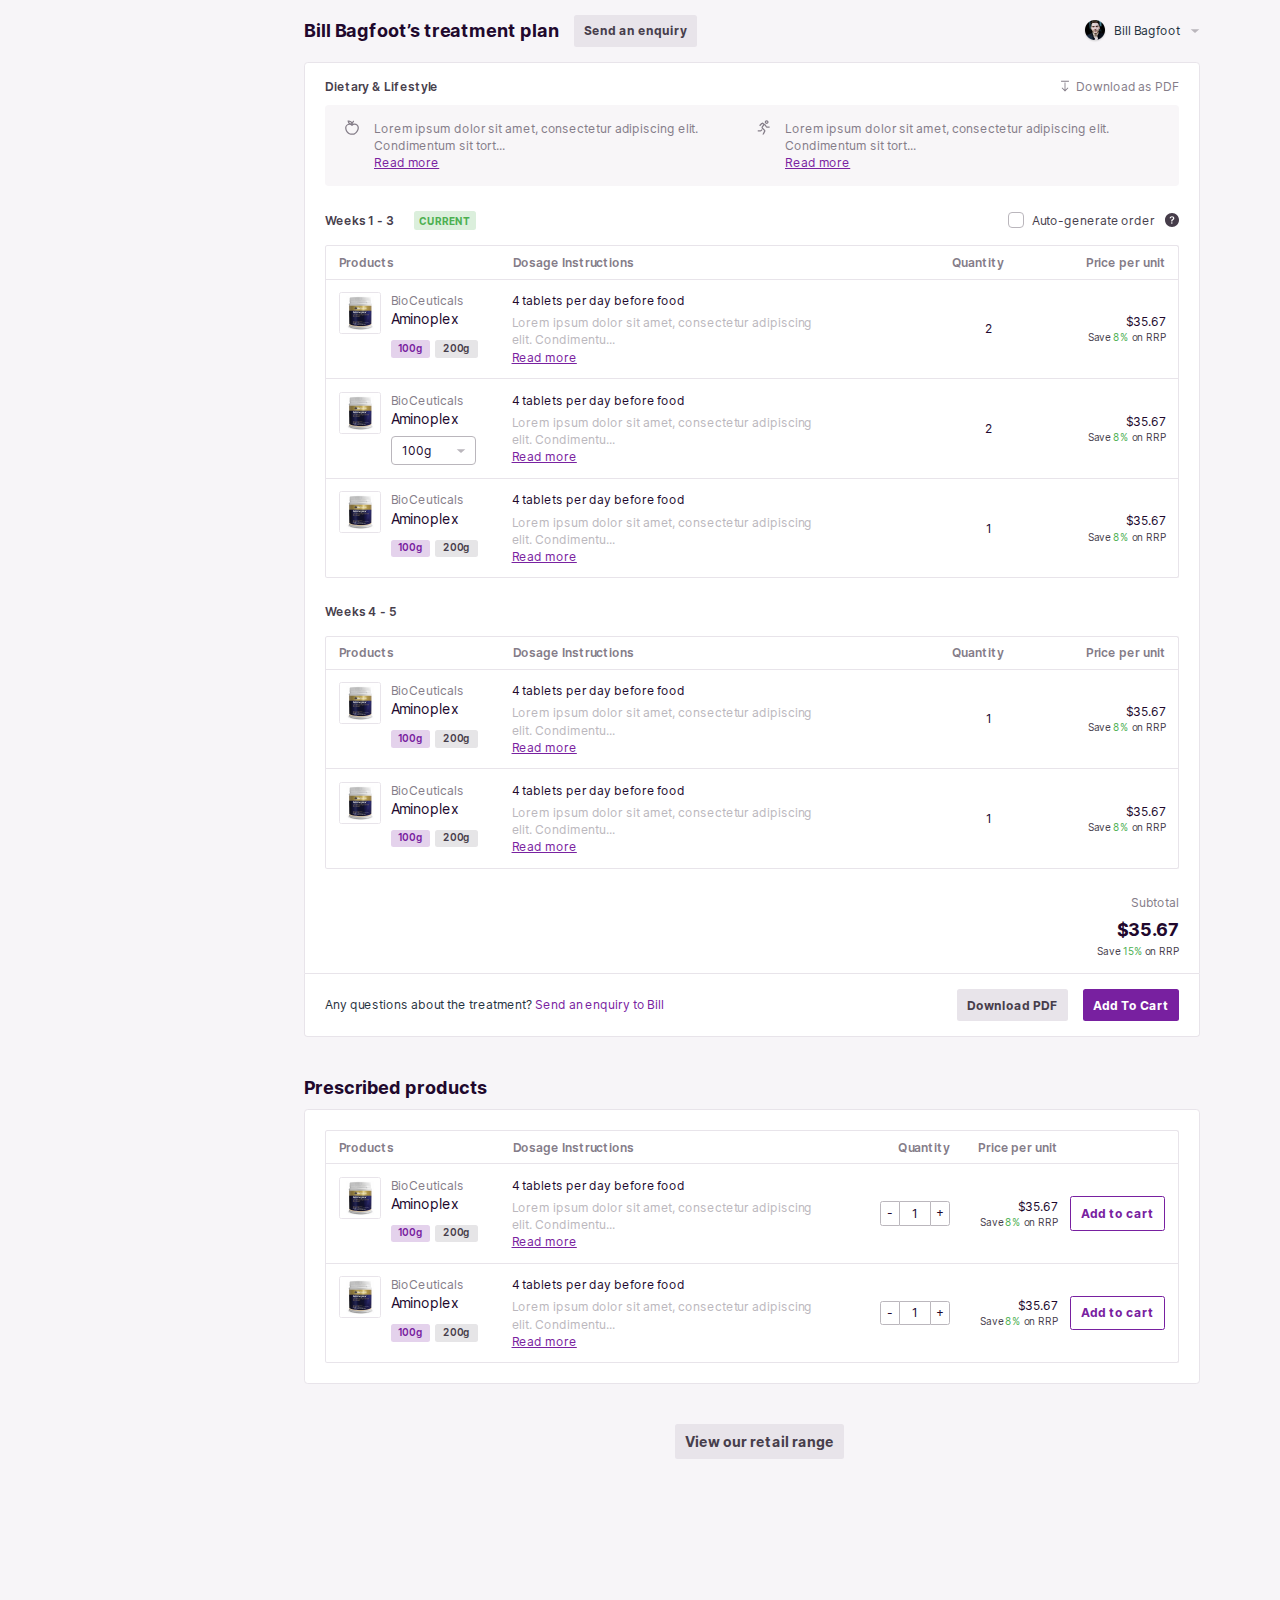
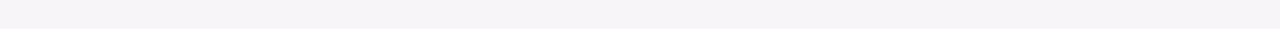
<file: vitally/patient-dashboard/index-generate.html>
<!DOCTYPE html>
<html lang="en">
  <head>
    <meta charset="UTF-8" />
    <meta name="viewport" content="width=device-width, initial-scale=1.0" />
    <title>Patient Dashboard - Auto Generate Order</title>

    <link rel="stylesheet" href="css/bootstrap.min.css" />
    <link rel="stylesheet" href="css/font-awesome.min.css" />
    <link rel="stylesheet" href="css/style.min.css" />

    <link rel="stylesheet" href="css/corrections.css" />

    <style>
    input:checked + svg {
    	display: block;
    }
    </style>
  </head>
  <body>
    <div class="container">
      <link rel="stylesheet" href="css/export.tailwind.css" />

      <div class="tailwind" style="margin: 10px;">
        <!-- sidebar+main content -->
        <div class="relative flex-col sm:flex-row flex space-y-10 sm:space-y-0 space-x-0 sm:space-x-10">

          <!-- PAGE CONTENT -->
          <div class="w-full md:w-4/5 md:mx-auto md:mr-0">
            <!-- PAGE activity -->
            <article>

              <!-- Treatment Plan -->
              <div class="flex justify-between content-center mb-4">
                <div class="flex items-center">
                  <h5 class="text-vitaly-dark">Bill Bagfoot’s treatment plan</h5>
                  <button class="d-none md:block bg-wild-sand text-gray-500 hover:bg-vitaly-purple hover:text-white font-bold py-3 px-4 ml-6 rounded font12px">Send an enquiry</button>
                </div>

                <div class="flex items-center">
                  <img src="img/avatar.png" width="24" height="24" class="mr-3" alt="Bill Bagfoot">
                  <p class="font12px text-right mr-4">Bill Bagfoot</p>
                  <svg width="10" height="4" viewBox="0 0 10 4" fill="none" xmlns="http://www.w3.org/2000/svg">
                    <path d="M5 4L0.669873 0.249999L9.33013 0.25L5 4Z" fill="#BAB6BC"/>
                  </svg>
                </div>
              </div>

              <div class="bg-white border border-wild-sand rounded-tl-md rounded-tr-md py-6 px-6 md:px-8">

                <!-- Intro content -->
                <div class="flex justify-between items-center mb-4">
                  <p class="font-weight-semibold font12px text-gray-500">Dietary & Lifestyle</p>

                  <a class="flex items-center font12px text-gray-400" href="#">
                    <svg width="8" height="12" viewBox="0 0 8 12" fill="none" xmlns="http://www.w3.org/2000/svg">
                      <path d="M4 11.4277L4.31445 11.127L7.37695 8.06445L6.74805 7.43555L4.4375 9.74609L4.4375 2.5L3.5625 2.5L3.5625 9.74609L1.25195 7.43555L0.623047 8.06445L3.68555 11.127L4 11.4277ZM7.9375 1.625L7.9375 0.75L0.0625009 0.749999L0.0625009 1.625L7.9375 1.625Z" fill="#847D88"/>
                    </svg>
                    <span class="ml-3">Download as PDF</span>
                  </a>
                </div>
                <div class="bg-gray-100 rounded-md py-6 px-6 md:px-8 block md:flex">
                  <div class="w-full md:w-1/2 flex items-start md:pr-2 mb-4 md:mb-0">
                    <div class="mr-6">
                      <svg width="14" height="15" viewBox="0 0 14 15" fill="none" xmlns="http://www.w3.org/2000/svg">
                      <path d="M3.48438 0.480399C3.30127 0.482841 3.19141 0.499931 3.19141 0.499931L2.54688 0.558524L2.625 1.20306C2.625 1.20306 2.77881 2.63128 3.79688 3.68352C1.73145 4.00335 0.125 5.70745 0.125 7.78509C0.125 10.0263 1.12354 11.8036 2.29297 12.9999C2.87647 13.5981 3.49658 14.0497 4.08984 14.3671C4.68311 14.6845 5.22754 14.8749 5.75 14.8749C6.0918 14.8749 6.42383 14.8163 6.72656 14.7187C6.90967 14.6601 7.09033 14.6601 7.27344 14.7187C7.57617 14.8163 7.9082 14.8749 8.25 14.8749C8.81641 14.8749 9.36084 14.6357 9.94922 14.2695C10.5376 13.9033 11.1504 13.3954 11.7266 12.7656C12.8789 11.5082 13.875 9.76263 13.875 7.78509C13.875 5.47796 11.8901 3.62493 9.5 3.62493C8.85791 3.62493 8.26465 3.78118 7.72266 4.03509C7.72021 4.018 7.70801 3.9887 7.70312 3.95696C8.02295 2.28948 9.1875 1.67181 9.1875 1.67181L8.5625 0.578056C8.5625 0.578056 7.68115 1.10784 7.03906 2.23821C6.83643 1.92815 6.56787 1.62298 6.23828 1.35931C5.24707 0.56829 4.03125 0.475517 3.48438 0.480399ZM4.08984 1.80852C4.52197 1.87444 5.05664 2.01604 5.45703 2.33587C5.86475 2.66058 6.13818 3.13665 6.29688 3.54681C5.86231 3.48333 5.31787 3.32464 4.91016 2.99993C4.50732 2.67766 4.24854 2.21624 4.08984 1.80852ZM4.5 4.87493C5.31299 4.87493 6.03564 5.17034 6.58984 5.63665L7 5.96868L7.41016 5.63665C7.96436 5.17034 8.68701 4.87493 9.5 4.87493C11.2529 4.87493 12.625 6.19573 12.625 7.78509C12.625 9.33538 11.812 10.832 10.8086 11.9257C10.3081 12.4726 9.76367 12.8998 9.28516 13.1952C8.80664 13.4907 8.37207 13.6249 8.25 13.6249C8.04492 13.6249 7.85205 13.5883 7.66406 13.5273C7.23438 13.3881 6.76562 13.3881 6.33594 13.5273C6.14795 13.5883 5.95508 13.6249 5.75 13.6249C5.58154 13.6249 5.14941 13.5273 4.67578 13.2734C4.20215 13.0195 3.66504 12.6264 3.17188 12.121C2.18555 11.1103 1.375 9.66009 1.375 7.78509C1.375 6.19573 2.74707 4.87493 4.5 4.87493Z" fill="#847D88"/>
                      </svg>
                    </div>

                    <p class="expand-content text-gray-400 font12px">
                      Lorem ipsum dolor sit amet, consectetur adipiscing elit. Condimentum sit tortor, quis sed. Velit euismod risus, id malesuada diam a, blandit. Lorem sed quis eu ac. Interdum tristique pulvinar pretium tortor.
                      <br>
                      <br>
                      Tincidunt vitae tristique tempor euismod turpis vel nec. Consequat in massa non elit pellentesque. Vitae adipiscing etiam suspendisse urna elit nascetur. Platea dictumst amet, id interdum ornare at.
                      <br>
                      <br>
                      Aliquet sollicitudin eget amet viverra felis vel ac egestas. Sed morbi pellentesque iaculis vitae. Praesent proin facilisi amet, libero. Consectetur adipiscing purus consectetur sed ornare.
                    </p>
                  </div>

                  <div class="w-full md:w-1/2 flex items-start md:pl-2">
                    <div class="mr-6">
                      <svg width="13" height="15" viewBox="0 0 13 15" fill="none" xmlns="http://www.w3.org/2000/svg">
                      <path d="M9.63672 0.125C8.58691 0.125 7.72266 0.989258 7.72266 2.03906C7.72266 3.08887 8.58691 3.95312 9.63672 3.95312C10.689 3.95312 11.5703 3.08887 11.5703 2.03906C11.5703 0.989258 10.689 0.125 9.63672 0.125ZM9.63672 1.375C10.0127 1.375 10.3203 1.66553 10.3203 2.03906C10.3203 2.4126 10.0127 2.70312 9.63672 2.70312C9.26318 2.70312 8.97266 2.41504 8.97266 2.03906C8.97266 1.66553 9.26318 1.375 9.63672 1.375ZM5.08594 2.625C4.78564 2.66162 4.48291 2.80078 4.26562 3.03516L2.15625 5.32031L3.09375 6.17969L5.18359 3.89453C5.20557 3.87256 5.23486 3.85791 5.26172 3.875L6.25781 4.53906L4.79297 6.57031C4.33398 7.21484 4.40967 8.10107 4.96875 8.66016L7.17578 10.8672L5.35938 14.5H6.76562L8.30859 11.4336C8.55029 10.9526 8.45508 10.3691 8.07422 9.98828L5.86719 7.78125C5.74023 7.6543 5.72314 7.43945 5.82812 7.29297L7.29297 5.24219L7.80078 5.57422L8.79688 7.07812C9.02881 7.42481 9.41455 7.625 9.83203 7.625H12.625V6.375H9.83203L8.77734 4.77344L8.69922 4.67578L8.60156 4.59766L5.96484 2.83984C5.69873 2.66162 5.38623 2.58838 5.08594 2.625ZM4.53906 9.20703L3.62109 10.125H0.75V11.375H3.62109C3.95068 11.375 4.26562 11.2407 4.5 11.0039L5.41797 10.0859L4.53906 9.20703Z" fill="#847D88"/>
                      </svg>
                    </div>

                    <p class="expand-content text-gray-400 font12px">
                      Lorem ipsum dolor sit amet, consectetur adipiscing elit. Condimentum sit tortor, quis sed. Velit euismod risus, id malesuada diam a, blandit. Lorem sed quis eu ac. Interdum tristique pulvinar pretium tortor.
                      <br>
                      <br>
                      Tincidunt vitae tristique tempor euismod turpis vel nec. Consequat in massa non elit pellentesque. Vitae adipiscing etiam suspendisse urna elit nascetur. Platea dictumst amet, id interdum ornare at.
                      <br>
                      <br>
                      Aliquet sollicitudin eget amet viverra felis vel ac egestas. Sed morbi pellentesque iaculis vitae. Praesent proin facilisi amet, libero. Consectetur adipiscing purus consectetur sed ornare.
                    </p>
                  </div>
                </div>
                <!-- End Intro content -->

                <!-- Start Table block 1 -->
                <div class="mt-10">

                  <!-- Weeks titling -->
                  <div class="flex justify-between items-center mb-6">
                    <div class="flex items-center">
                      <span class="indicator mr-4 block lg:hidden bg-vitaly-green rounded"></span>
                      <p class="font-weight-semibold font12px text-gray-500">Weeks 1 - 3</p>
                      <span class="d-none lg:block ml-8 rounded py-1 px-2 bg-vitaly-green-200 text-vitaly-green uppercase font10px font-weight-bold">Current</span>
                    </div>

                    <div class="flex items-center justify-end">
                      <input type="checkbox" id="auto-generate" class="raw-checkbox">
                      <label for="auto-generate" class="raw-label font12px text-gray-500 font-normal">Auto-generate order</label>

                      <a href="#" class="d-none lg:block leading-none lg:ml-4">
                        <svg width="14" height="14" viewBox="0 0 14 14" fill="none" xmlns="http://www.w3.org/2000/svg">
                        <path fill-rule="evenodd" clip-rule="evenodd" d="M7 14C10.866 14 14 10.866 14 7C14 3.13401 10.866 0 7 0C3.13401 0 0 3.13401 0 7C0 10.866 3.13401 14 7 14ZM7.40367 8.51255H6.19809V8.42002C6.20533 7.1388 6.57461 6.74376 7.21541 6.35227C7.65348 6.08179 7.99017 5.74013 7.99017 5.24188C7.99017 4.68313 7.54487 4.32011 6.99095 4.32011C6.48048 4.32011 5.9881 4.64042 5.95552 5.3095H4.66667C4.70287 3.9571 5.73106 3.26667 6.99819 3.26667C8.38117 3.26667 9.33333 4.02116 9.33333 5.22409C9.33333 6.03908 8.91699 6.57293 8.25084 6.96441C7.66072 7.3203 7.41091 7.66552 7.40367 8.42002V8.51255ZM7.62814 9.95037C7.62452 10.3846 7.25886 10.7333 6.83165 10.7333C6.38997 10.7333 6.03155 10.3846 6.03517 9.95037C6.03155 9.52329 6.38997 9.17452 6.83165 9.17452C7.25886 9.17452 7.62452 9.52329 7.62814 9.95037Z" fill="#463D4A"/>
                        </svg>
                      </a>
                    </div>
                  </div>
                  <!-- End Weeks titling -->

                  <!-- Table legend -->
                  <div class="d-none lg:flex border border-b-0 border-wild-sand px-5 py-3 rounded-tl rounded-tr">
                    <div class="w-3/5 flex">
                      <div class="w-full lg:w-1/4 flex items-start">
                        <p class="font12px font-weight-semibold text-gray-400">Products</p>
                      </div>
                      <div class="lg:w-3/5 lg:pl-20">
                        <p class="font12px font-weight-semibold text-gray-400">Dosage Instructions</p>
                      </div>
                    </div>
                    <div class="w-2/5 flex items-center pl-3 text-right">
                      <div class="w-1/2 text-right">
                        <p class="font12px font-weight-semibold text-gray-400">Quantity</p>
                      </div>
                      <div class="w-1/2 text-right">
                        <p class="font12px font-weight-semibold text-gray-400">Price per unit</p>
                      </div>
                    </div>
                  </div>
                  <!-- End Table legend -->

                  <!-- Table row #1 -->
                  <div class="flex border border-wild-sand p-5 rounded-tl rounded-tr lg:rounded-none">
                    <div class="w-2/3 lg:w-3/5 lg:flex">
                      <div class="w-full flex items-start">
                        <!-- Thumb -->
                        <div class="rounded border border-wild-sand overflow-hidden flex-none">
                          <img width="40" height="40" src="img/product.png" alt="Product">
                        </div>
                        <!-- End Thumb -->
                        <div class="ml-4 lg:flex w-full">
                          <!-- Product Details -->
                          <div class="lg:w-1/4">
                            <p class="font12px text-gray-400">BioCeuticals</p>
                            <p class="font14px text-vitaly-dark mb-3">Aminoplex</p>
                            <!-- Product weight mobile -->
                            <div class="block lg:hidden raw-select">
                              <select>
                                <option>100g</option>
                                <option>200g</option>
                                <option>300g</option>
                              </select>
                              <div class="raw-select__arrow"></div>
                            </div>
                            <!-- End product weight mobile -->
                            <!-- Product weight Desktop -->
                            <div class="d-none lg:flex">
                              <div>
                                <input type="radio" id="1-100g" name="product-weight-1" class="pill-radio">
                                <label for="1-100g" class="pill-label font10px text-gray-500 font-weight-semibold leading-none py-1 pb-2 px-3 pill-purple rounded">100g</label>
                              </div>
                              <div class="ml-2">
                                <input type="radio" id="1-200g" name="product-weight-1" class="pill-radio">
                                <label for="1-200g" class="pill-label font10px text-gray-500 font-weight-semibold leading-none py-1 pb-2 px-3 pill-gray rounded">200g</label>
                              </div>
                            </div>
                            <!-- End Product weight Desktop -->
                          </div>
                          <!-- End Product Details -->
                          <!-- Dosage -->
                          <div class="lg:w-3/4 lg:pl-4">
                            <a href="" class="toggle-info mt-8 lg:mt-0 font12px text-gray-400 underline block lg:hidden hover:no-underline">Dosage infos</a>
                            <div class="expand-info d-none lg:block pt-4 lg:pt-0">
                              <p class="font12px text-vitaly-dark mb-2">4 tablets per day before food</p>
                              <p class="expand-content text-gray-300 font12px">
                                Lorem ipsum dolor sit amet, consectetur adipiscing elit. Condimentum sit tortor, quis sed. Velit euismod risus, id malesuada diam a, blandit. Lorem sed quis eu ac. Interdum tristique pulvinar pretium tortor.
                                <br>
                                <br>
                                Tincidunt vitae tristique tempor euismod turpis vel nec. Consequat in massa non elit pellentesque. Vitae adipiscing etiam suspendisse urna elit nascetur. Platea dictumst amet, id interdum ornare at.
                              </p>
                            </div>
                          </div>
                          <!-- Dosage -->
                        </div>
                      </div>
                    </div>
                    <div class="w-1/3 lg:w-2/5 flex flex-col lg:flex-row lg:items-center lg:pl-3 text-right lg:text-left">
                      <!-- Price -->
                      <div class="mb-5 lg:mb-0 order-1 lg:order-2 lg:w-1/2 text-right">
                        <p class="font12px text-vitaly-dark">$35.67</p>
                        <p class="font10px text-gray-500">Save <span class="text-vitaly-green">8%</span> on RRP</p>
                      </div>
                      <!-- End Price -->
                      <!-- Quantity -->
                      <div class="mb-5 lg:mb-0 order-2 lg:order-1 lg:w-1/2">
                        <div class="increment-group flex justify-end">
                          <input id="quantity-1" class="font12px text-vitaly-dark text-center w-12 py-1 px-2" type="text" pattern="d*" name="value" value="2" readonly="readonly">
                        </div>
                      </div>
                      <!-- End Quantity -->
                    </div>
                  </div>
                  <!-- End Table row #1 -->

                  <!-- Table row #2 -->
                  <div class="flex border border-wild-sand border-t-0 p-5">
                    <div class="w-2/3 lg:w-3/5 lg:flex">
                      <div class="w-full flex items-start">
                        <!-- Thumb -->
                        <div class="rounded border border-wild-sand overflow-hidden flex-none">
                          <img width="40" height="40" src="img/product.png" alt="Product">
                        </div>
                        <!-- End Thumb -->
                        <div class="ml-4 lg:flex w-full">
                          <!-- Product Details -->
                          <div class="lg:w-1/4">
                            <p class="font12px text-gray-400">BioCeuticals</p>
                            <p class="font14px text-vitaly-dark mb-3">Aminoplex</p>
                            <!-- Product weight multi -->
                            <div class="block raw-select">
                              <select>
                                <option>100g</option>
                                <option>200g</option>
                                <option>300g</option>
                              </select>
                              <div class="raw-select__arrow"></div>
                            </div>
                            <!-- End product weight multi -->
                          </div>
                          <!-- End Product Details -->
                          <!-- Dosage -->
                          <div class="lg:w-3/4 lg:pl-4">
                            <a href="" class="toggle-info mt-8 lg:mt-0 font12px text-gray-400 underline block lg:hidden hover:no-underline">Dosage infos</a>
                            <div class="expand-info d-none lg:block pt-4 lg:pt-0">
                              <p class="font12px text-vitaly-dark mb-2">4 tablets per day before food</p>
                              <p class="expand-content text-gray-300 font12px">
                                Lorem ipsum dolor sit amet, consectetur adipiscing elit. Condimentum sit tortor, quis sed. Velit euismod risus, id malesuada diam a, blandit. Lorem sed quis eu ac. Interdum tristique pulvinar pretium tortor.
                                <br>
                                <br>
                                Tincidunt vitae tristique tempor euismod turpis vel nec. Consequat in massa non elit pellentesque. Vitae adipiscing etiam suspendisse urna elit nascetur. Platea dictumst amet, id interdum ornare at.
                              </p>
                            </div>
                          </div>
                          <!-- Dosage -->
                        </div>
                      </div>
                    </div>
                    <div class="w-1/3 lg:w-2/5 flex flex-col lg:flex-row lg:items-center lg:pl-3 text-right lg:text-left">
                      <!-- Price -->
                      <div class="mb-5 lg:mb-0 order-1 lg:order-2 lg:w-1/2 text-right">
                        <p class="font12px text-vitaly-dark">$35.67</p>
                        <p class="font10px text-gray-500">Save <span class="text-vitaly-green">8%</span> on RRP</p>
                      </div>
                      <!-- End Price -->
                      <!-- Quantity -->
                      <div class="mb-5 lg:mb-0 order-2 lg:order-1 lg:w-1/2">
                        <div class="increment-group flex justify-end">
                          <input id="quantity-2" class="font12px text-vitaly-dark text-center w-12 py-1 px-2" type="text" pattern="d*" name="value" value="2" readonly="readonly">
                        </div>
                      </div>
                      <!-- End Quantity -->
                    </div>
                  </div>
                  <!-- End Table row #2 -->

                  <!-- Table row #3 -->
                  <div class="flex border border-wild-sand border-t-0 p-5 rounded-bl rounded-br">
                    <div class="w-2/3 lg:w-3/5 lg:flex">
                      <div class="w-full flex items-start">
                        <!-- Thumb -->
                        <div class="rounded border border-wild-sand overflow-hidden flex-none">
                          <img width="40" height="40" src="img/product.png" alt="Product">
                        </div>
                        <!-- End Thumb -->
                        <div class="ml-4 lg:flex w-full">
                          <!-- Product Details -->
                          <div class="lg:w-1/4">
                            <p class="font12px text-gray-400">BioCeuticals</p>
                            <p class="font14px text-vitaly-dark mb-3">Aminoplex</p>
                            <!-- Product weight mobile -->
                            <div class="block lg:hidden raw-select">
                              <select>
                                <option>100g</option>
                                <option>200g</option>
                                <option>300g</option>
                              </select>
                              <div class="raw-select__arrow"></div>
                            </div>
                            <!-- End product weight mobile -->
                            <!-- Product weight Desktop -->
                            <div class="d-none lg:flex">
                              <div>
                                <input type="radio" id="3-100g" name="product-weight-3" class="pill-radio">
                                <label for="3-100g" class="pill-label font10px text-gray-500 font-weight-semibold leading-none py-1 pb-2 px-3 pill-purple rounded">100g</label>
                              </div>
                              <div class="ml-2">
                                <input type="radio" id="3-200g" name="product-weight-3" class="pill-radio">
                                <label for="3-200g" class="pill-label font10px text-gray-500 font-weight-semibold leading-none py-1 pb-2 px-3 pill-gray rounded">200g</label>
                              </div>
                            </div>
                            <!-- End Product weight Desktop -->
                          </div>
                          <!-- End Product Details -->
                          <!-- Dosage -->
                          <div class="lg:w-3/4 lg:pl-4">
                            <a href="" class="toggle-info mt-8 lg:mt-0 font12px text-gray-400 underline block lg:hidden hover:no-underline">Dosage infos</a>
                            <div class="expand-info d-none lg:block pt-4 lg:pt-0">
                              <p class="font12px text-vitaly-dark mb-2">4 tablets per day before food</p>
                              <p class="expand-content text-gray-300 font12px">
                                Lorem ipsum dolor sit amet, consectetur adipiscing elit. Condimentum sit tortor, quis sed. Velit euismod risus, id malesuada diam a, blandit. Lorem sed quis eu ac. Interdum tristique pulvinar pretium tortor.
                                <br>
                                <br>
                                Tincidunt vitae tristique tempor euismod turpis vel nec. Consequat in massa non elit pellentesque. Vitae adipiscing etiam suspendisse urna elit nascetur. Platea dictumst amet, id interdum ornare at.
                              </p>
                            </div>
                          </div>
                          <!-- Dosage -->
                        </div>
                      </div>
                    </div>
                    <div class="w-1/3 lg:w-2/5 flex flex-col lg:flex-row lg:items-center lg:pl-3 text-right lg:text-left">
                      <!-- Price -->
                      <div class="mb-5 lg:mb-0 order-1 lg:order-2 lg:w-1/2 text-right">
                        <p class="font12px text-vitaly-dark">$35.67</p>
                        <p class="font10px text-gray-500">Save <span class="text-vitaly-green">8%</span> on RRP</p>
                      </div>
                      <!-- End Price -->
                      <!-- Quantity -->
                      <div class="mb-5 lg:mb-0 order-2 lg:order-1 lg:w-1/2">
                        <div class="increment-group flex justify-end">
                          <input id="quantity-3" class="font12px text-vitaly-dark text-center w-12 py-1 px-2" type="text" pattern="d*" name="value" value="1" readonly="readonly">
                        </div>
                      </div>
                      <!-- End Quantity -->
                    </div>
                  </div>
                  <!-- End Table row #3 -->

                </div>
                <!-- End Table block 1 -->

                <!-- Start Table block 2 -->
                <div class="mt-10">

                  <!-- Weeks titling -->
                  <div class="mb-6">
                    <p class="font-weight-semibold font12px text-gray-500">Weeks 4 - 5</p>
                  </div>
                  <!-- End Weeks titling -->

                  <!-- Table legend -->
                  <div class="d-none lg:flex border border-b-0 border-wild-sand px-5 py-3 rounded-tl rounded-tr">
                    <div class="w-3/5 flex">
                      <div class="w-full lg:w-1/4 flex items-start">
                        <p class="font12px font-weight-semibold text-gray-400">Products</p>
                      </div>
                      <div class="lg:w-3/5 lg:pl-20">
                        <p class="font12px font-weight-semibold text-gray-400">Dosage Instructions</p>
                      </div>
                    </div>
                    <div class="w-2/5 flex items-center pl-3 text-right">
                      <div class="w-1/2 text-right">
                        <p class="font12px font-weight-semibold text-gray-400">Quantity</p>
                      </div>
                      <div class="w-1/2 text-right">
                        <p class="font12px font-weight-semibold text-gray-400">Price per unit</p>
                      </div>
                    </div>
                  </div>
                  <!-- End Table legend -->

                  <!-- Table row #4 -->
                  <div class="flex border border-wild-sand p-5 rounded-tl rounded-tr lg:rounded-none">
                    <div class="w-2/3 lg:w-3/5 lg:flex">
                      <div class="w-full flex items-start">
                        <!-- Thumb -->
                        <div class="rounded border border-wild-sand overflow-hidden flex-none">
                          <img width="40" height="40" src="img/product.png" alt="Product">
                        </div>
                        <!-- End Thumb -->
                        <div class="ml-4 lg:flex w-full">
                          <!-- Product Details -->
                          <div class="lg:w-1/4">
                            <p class="font12px text-gray-400">BioCeuticals</p>
                            <p class="font14px text-vitaly-dark mb-3">Aminoplex</p>
                            <!-- Product weight mobile -->
                            <div class="block lg:hidden raw-select">
                              <select>
                                <option>100g</option>
                                <option>200g</option>
                                <option>300g</option>
                              </select>
                              <div class="raw-select__arrow"></div>
                            </div>
                            <!-- End product weight mobile -->
                            <!-- Product weight Desktop -->
                            <div class="d-none lg:flex">
                              <div>
                                <input type="radio" id="4-100g" name="product-weight-4" class="pill-radio">
                                <label for="4-100g" class="pill-label font10px text-gray-500 font-weight-semibold leading-none py-1 pb-2 px-3 pill-purple rounded">100g</label>
                              </div>
                              <div class="ml-2">
                                <input type="radio" id="4-200g" name="product-weight-4" class="pill-radio">
                                <label for="4-200g" class="pill-label font10px text-gray-500 font-weight-semibold leading-none py-1 pb-2 px-3 pill-gray rounded">200g</label>
                              </div>
                            </div>
                            <!-- End Product weight Desktop -->
                          </div>
                          <!-- End Product Details -->
                          <!-- Dosage -->
                          <div class="lg:w-3/4 lg:pl-4">
                            <a href="" class="toggle-info mt-8 lg:mt-0 font12px text-gray-400 underline block lg:hidden hover:no-underline">Dosage infos</a>
                            <div class="expand-info d-none lg:block pt-4 lg:pt-0">
                              <p class="font12px text-vitaly-dark mb-2">4 tablets per day before food</p>
                              <p class="expand-content text-gray-300 font12px">
                                Lorem ipsum dolor sit amet, consectetur adipiscing elit. Condimentum sit tortor, quis sed. Velit euismod risus, id malesuada diam a, blandit. Lorem sed quis eu ac. Interdum tristique pulvinar pretium tortor.
                                <br>
                                <br>
                                Tincidunt vitae tristique tempor euismod turpis vel nec. Consequat in massa non elit pellentesque. Vitae adipiscing etiam suspendisse urna elit nascetur. Platea dictumst amet, id interdum ornare at.
                              </p>
                            </div>
                          </div>
                          <!-- Dosage -->
                        </div>
                      </div>
                    </div>
                    <div class="w-1/3 lg:w-2/5 flex flex-col lg:flex-row lg:items-center lg:pl-3 text-right lg:text-left">
                      <!-- Price -->
                      <div class="mb-5 lg:mb-0 order-1 lg:order-2 lg:w-1/2 text-right">
                        <p class="font12px text-vitaly-dark">$35.67</p>
                        <p class="font10px text-gray-500">Save <span class="text-vitaly-green">8%</span> on RRP</p>
                      </div>
                      <!-- End Price -->
                      <!-- Quantity -->
                      <div class="mb-5 lg:mb-0 order-2 lg:order-1 lg:w-1/2">
                        <div class="increment-group flex justify-end">
                          <input id="quantity-4" class="font12px text-vitaly-dark text-center w-12 py-1 px-2" type="text" pattern="d*" name="value" value="1" readonly="readonly">
                        </div>
                      </div>
                      <!-- End Quantity -->
                    </div>
                  </div>
                  <!-- End Table row #4 -->

                  <!-- Table row #5 -->
                  <div class="flex border border-wild-sand border-t-0 p-5 rounded-bl rounded-br">
                    <div class="w-2/3 lg:w-3/5 lg:flex">
                      <div class="w-full flex items-start">
                        <!-- Thumb -->
                        <div class="rounded border border-wild-sand overflow-hidden flex-none">
                          <img width="40" height="40" src="img/product.png" alt="Product">
                        </div>
                        <!-- End Thumb -->
                        <div class="ml-4 lg:flex w-full">
                          <!-- Product Details -->
                          <div class="lg:w-1/4">
                            <p class="font12px text-gray-400">BioCeuticals</p>
                            <p class="font14px text-vitaly-dark mb-3">Aminoplex</p>
                            <!-- Product weight mobile -->
                            <div class="block lg:hidden raw-select">
                              <select>
                                <option>100g</option>
                                <option>200g</option>
                                <option>300g</option>
                              </select>
                              <div class="raw-select__arrow"></div>
                            </div>
                            <!-- End product weight mobile -->
                            <!-- Product weight Desktop -->
                            <div class="d-none lg:flex">
                              <div>
                                <input type="radio" id="5-100g" name="product-weight-5" class="pill-radio">
                                <label for="5-100g" class="pill-label font10px text-gray-500 font-weight-semibold leading-none py-1 pb-2 px-3 pill-purple rounded">100g</label>
                              </div>
                              <div class="ml-2">
                                <input type="radio" id="5-200g" name="product-weight-5" class="pill-radio">
                                <label for="5-200g" class="pill-label font10px text-gray-500 font-weight-semibold leading-none py-1 pb-2 px-3 pill-gray rounded">200g</label>
                              </div>
                            </div>
                            <!-- End Product weight Desktop -->
                          </div>
                          <!-- End Product Details -->
                          <!-- Dosage -->
                          <div class="lg:w-3/4 lg:pl-4">
                            <a href="" class="toggle-info mt-8 lg:mt-0 font12px text-gray-400 underline block lg:hidden hover:no-underline">Dosage infos</a>
                            <div class="expand-info d-none lg:block pt-4 lg:pt-0">
                              <p class="font12px text-vitaly-dark mb-2">4 tablets per day before food</p>
                              <p class="expand-content text-gray-300 font12px">
                                Lorem ipsum dolor sit amet, consectetur adipiscing elit. Condimentum sit tortor, quis sed. Velit euismod risus, id malesuada diam a, blandit. Lorem sed quis eu ac. Interdum tristique pulvinar pretium tortor.
                                <br>
                                <br>
                                Tincidunt vitae tristique tempor euismod turpis vel nec. Consequat in massa non elit pellentesque. Vitae adipiscing etiam suspendisse urna elit nascetur. Platea dictumst amet, id interdum ornare at.
                              </p>
                            </div>
                          </div>
                          <!-- Dosage -->
                        </div>
                      </div>
                    </div>
                    <div class="w-1/3 lg:w-2/5 flex flex-col lg:flex-row lg:items-center lg:pl-3 text-right lg:text-left">
                      <!-- Price -->
                      <div class="mb-5 lg:mb-0 order-1 lg:order-2 lg:w-1/2 text-right">
                        <p class="font12px text-vitaly-dark">$35.67</p>
                        <p class="font10px text-gray-500">Save <span class="text-vitaly-green">8%</span> on RRP</p>
                      </div>
                      <!-- End Price -->
                      <!-- Quantity -->
                      <div class="mb-5 lg:mb-0 order-2 lg:order-1 lg:w-1/2">
                        <div class="increment-group flex justify-end">
                          <input id="quantity-5" class="font12px text-vitaly-dark text-center w-12 py-1 px-2" type="text" pattern="d*" name="value" value="1" readonly="readonly">
                        </div>
                      </div>
                      <!-- End Quantity -->
                    </div>
                  </div>
                  <!-- End Table row #5 -->

                </div>
                <!-- End Table block 1 -->

                <!-- Total -->
                <div class="mt-10 flex justify-end">
                  <div class="text-right">
                    <p class="font12px text-gray-400 mb-2">Subtotal</p>
                    <h5 class="text-vitaly-dark mb-2 leading-none">$35.67</h5>
                    <p class="font10px text-gray-500">Save <span class="text-vitaly-green">15%</span> on RRP</p>
                  </div>
                </div>
                <!-- End Total -->

              </div>

              <!-- Final Actions -->
              <div class="bg-white border border-wild-sand border-t-0 rounded-bl-md rounded-br-md py-6 px-6 md:px-8 flex justify-between items-center">
                <p class="d-none lg:block w-full leading-none font12px">Any questions about the treatment? <a href="#" class="text-vitaly-purple hover:underline">Send an enquiry to Bill</a></p>

                <div class="flex w-full justify-end">
                  <button class="block bg-wild-sand text-gray-500 hover:bg-vitaly-purple hover:text-white font-bold py-3 px-4 ml-6 rounded font12px">Download PDF</button>
                  <button class="block bg-vitaly-purple text-white hover:bg-vitaly-dark hover:text-white font-bold py-3 px-4 ml-6 rounded font12px">Add To Cart</button>
                </div>
              </div>
              <!-- End Final Actions -->
              <!-- End Treatment Plan -->

              <!-- Prescribed products -->
              <div class="mt-16 mb-4">
                <h5 class="text-vitaly-dark">Prescribed products</h5>
              </div>

              <div class="bg-white border border-wild-sand rounded-md py-6 px-6 md:px-8 md:py-8">

                <!-- Start Table block 3 -->
                <div>

                  <!-- Table legend -->
                  <div class="d-none lg:flex border border-b-0 border-wild-sand px-5 py-3 rounded-tl rounded-tr">
                    <div class="w-3/5 flex">
                      <div class="w-full lg:w-1/4 flex items-start">
                        <p class="font12px font-weight-semibold text-gray-400">Products</p>
                      </div>
                      <div class="lg:w-3/5 lg:pl-20">
                        <p class="font12px font-weight-semibold text-gray-400">Dosage Instructions</p>
                      </div>
                    </div>
                    <div class="w-2/5 flex items-center pl-3 text-right">
                      <div class="w-1/3 text-right">
                        <p class="font12px font-weight-semibold text-gray-400">Quantity</p>
                      </div>
                      <div class="w-1/3 text-right">
                        <p class="font12px font-weight-semibold text-gray-400">Price per unit</p>
                      </div>
                    </div>
                  </div>
                  <!-- End Table legend -->

                  <!-- Table row #6 -->
                  <div class="flex border border-wild-sand p-5 rounded-tl rounded-tr lg:rounded-none">
                    <div class="w-2/3 lg:w-3/5 lg:flex">
                      <div class="w-full flex items-start">
                        <!-- Thumb -->
                        <div class="rounded border border-wild-sand overflow-hidden flex-none">
                          <img width="40" height="40" src="img/product.png" alt="Product">
                        </div>
                        <!-- End Thumb -->
                        <div class="ml-4 lg:flex w-full">
                          <!-- Product Details -->
                          <div class="lg:w-1/4">
                            <p class="font12px text-gray-400">BioCeuticals</p>
                            <p class="font14px text-vitaly-dark mb-3">Aminoplex</p>
                            <!-- Product weight mobile -->
                            <div class="block lg:hidden raw-select">
                              <select>
                                <option>100g</option>
                                <option>200g</option>
                                <option>300g</option>
                              </select>
                              <div class="raw-select__arrow"></div>
                            </div>
                            <!-- End product weight mobile -->
                            <!-- Product weight Desktop -->
                            <div class="d-none lg:flex">
                              <div>
                                <input type="radio" id="6-100g" name="product-weight-6" class="pill-radio">
                                <label for="6-100g" class="pill-label font10px text-gray-500 font-weight-semibold leading-none py-1 pb-2 px-3 pill-purple rounded">100g</label>
                              </div>
                              <div class="ml-2">
                                <input type="radio" id="6-200g" name="product-weight-6" class="pill-radio">
                                <label for="6-200g" class="pill-label font10px text-gray-500 font-weight-semibold leading-none py-1 pb-2 px-3 pill-gray rounded">200g</label>
                              </div>
                            </div>
                            <!-- End Product weight Desktop -->
                          </div>
                          <!-- End Product Details -->
                          <!-- Dosage -->
                          <div class="lg:w-3/4 lg:pl-4">
                            <a href="" class="toggle-info mt-8 lg:mt-0 font12px text-gray-400 underline block lg:hidden hover:no-underline">Dosage infos</a>
                            <div class="expand-info d-none lg:block pt-4 lg:pt-0">
                              <p class="font12px text-vitaly-dark mb-2">4 tablets per day before food</p>
                              <p class="expand-content text-gray-300 font12px">
                                Lorem ipsum dolor sit amet, consectetur adipiscing elit. Condimentum sit tortor, quis sed. Velit euismod risus, id malesuada diam a, blandit. Lorem sed quis eu ac. Interdum tristique pulvinar pretium tortor.
                                <br>
                                <br>
                                Tincidunt vitae tristique tempor euismod turpis vel nec. Consequat in massa non elit pellentesque. Vitae adipiscing etiam suspendisse urna elit nascetur. Platea dictumst amet, id interdum ornare at.
                              </p>
                            </div>
                          </div>
                          <!-- Dosage -->
                        </div>
                      </div>
                    </div>
                    <div class="w-1/3 lg:w-2/5 flex flex-col lg:flex-row lg:items-center lg:pl-3 text-right lg:text-left">
                      <!-- Price -->
                      <div class="mb-5 lg:mb-0 order-1 lg:order-2 lg:w-1/3 text-right">
                        <p class="font12px text-vitaly-dark">$35.67</p>
                        <p class="font10px text-gray-500">Save <span class="text-vitaly-green">8%</span> on RRP</p>
                      </div>
                      <!-- End Price -->
                      <!-- Quantity -->
                      <div class="mb-5 lg:mb-0 order-2 lg:order-1 lg:w-1/3">
                        <div class="increment-group flex justify-end">
                          <button class="increment-button flex justify-center items-center leading-none font12px text-vitaly-dark text-center w-8 border border-gray-300 rounded-tl rounded-bl hover:border-vitaly-purple font-weight-normal" type="button" data-direction="dec">-</button>
                          <input id="quantity-6" class="increment-input font12px text-vitaly-dark text-center w-12 border border-gray-300 border-l-0 border-r-0 py-1 px-2" type="text" pattern="d*" name="value" value="1">
                          <button class="increment-button flex justify-center items-center leading-none font12px text-vitaly-dark text-center w-8 border border-gray-300 rounded-tr rounded-br hover:border-vitaly-purple font-weight-normal" type="button" data-direction="inc">+</button>
                        </div>
                      </div>
                      <!-- End Quantity -->
                      <!-- Action -->
                      <div class="order-3 lg:w-1/3 text-right">
                        <button class="block border border-vitaly-purple text-vitaly-purple hover:bg-vitaly-purple hover:text-white font-bold py-3 px-4 mx-auto mr-0 rounded font12px">Add to cart</button>
                      </div>
                      <!-- End Action -->
                    </div>
                  </div>
                  <!-- End Table row #6 -->

                  <!-- Table row #7 -->
                  <div class="flex border border-wild-sand border-t-0 p-5 rounded-bl rounded-br">
                    <div class="w-2/3 lg:w-3/5 lg:flex">
                      <div class="w-full flex items-start">
                        <!-- Thumb -->
                        <div class="rounded border border-wild-sand overflow-hidden flex-none">
                          <img width="40" height="40" src="img/product.png" alt="Product">
                        </div>
                        <!-- End Thumb -->
                        <div class="ml-4 lg:flex w-full">
                          <!-- Product Details -->
                          <div class="lg:w-1/4">
                            <p class="font12px text-gray-400">BioCeuticals</p>
                            <p class="font14px text-vitaly-dark mb-3">Aminoplex</p>
                            <!-- Product weight mobile -->
                            <div class="block lg:hidden raw-select">
                              <select>
                                <option>100g</option>
                                <option>200g</option>
                                <option>300g</option>
                              </select>
                              <div class="raw-select__arrow"></div>
                            </div>
                            <!-- End product weight mobile -->
                            <!-- Product weight Desktop -->
                            <div class="d-none lg:flex">
                              <div>
                                <input type="radio" id="7-100g" name="product-weight-7" class="pill-radio">
                                <label for="7-100g" class="pill-label font10px text-gray-500 font-weight-semibold leading-none py-1 pb-2 px-3 pill-purple rounded">100g</label>
                              </div>
                              <div class="ml-2">
                                <input type="radio" id="7-200g" name="product-weight-7" class="pill-radio">
                                <label for="7-200g" class="pill-label font10px text-gray-500 font-weight-semibold leading-none py-1 pb-2 px-3 pill-gray rounded">200g</label>
                              </div>
                            </div>
                            <!-- End Product weight Desktop -->
                          </div>
                          <!-- End Product Details -->
                          <!-- Dosage -->
                          <div class="lg:w-3/4 lg:pl-4">
                            <a href="" class="toggle-info mt-8 lg:mt-0 font12px text-gray-400 underline block lg:hidden hover:no-underline">Dosage infos</a>
                            <div class="expand-info d-none lg:block pt-4 lg:pt-0">
                              <p class="font12px text-vitaly-dark mb-2">4 tablets per day before food</p>
                              <p class="expand-content text-gray-300 font12px">
                                Lorem ipsum dolor sit amet, consectetur adipiscing elit. Condimentum sit tortor, quis sed. Velit euismod risus, id malesuada diam a, blandit. Lorem sed quis eu ac. Interdum tristique pulvinar pretium tortor.
                                <br>
                                <br>
                                Tincidunt vitae tristique tempor euismod turpis vel nec. Consequat in massa non elit pellentesque. Vitae adipiscing etiam suspendisse urna elit nascetur. Platea dictumst amet, id interdum ornare at.
                              </p>
                            </div>
                          </div>
                          <!-- Dosage -->
                        </div>
                      </div>
                    </div>
                    <div class="w-1/3 lg:w-2/5 flex flex-col lg:flex-row lg:items-center lg:pl-3 text-right lg:text-left">
                      <!-- Price -->
                      <div class="mb-5 lg:mb-0 order-1 lg:order-2 lg:w-1/3 text-right">
                        <p class="font12px text-vitaly-dark">$35.67</p>
                        <p class="font10px text-gray-500">Save <span class="text-vitaly-green">8%</span> on RRP</p>
                      </div>
                      <!-- End Price -->
                      <!-- Quantity -->
                      <div class="mb-5 lg:mb-0 order-2 lg:order-1 lg:w-1/3">
                        <div class="increment-group flex justify-end">
                          <button class="increment-button flex justify-center items-center leading-none font12px text-vitaly-dark text-center w-8 border border-gray-300 rounded-tl rounded-bl hover:border-vitaly-purple font-weight-normal" type="button" data-direction="dec">-</button>
                          <input id="quantity-7" class="increment-input font12px text-vitaly-dark text-center w-12 border border-gray-300 border-l-0 border-r-0 py-1 px-2" type="text" pattern="d*" name="value" value="1">
                          <button class="increment-button flex justify-center items-center leading-none font12px text-vitaly-dark text-center w-8 border border-gray-300 rounded-tr rounded-br hover:border-vitaly-purple font-weight-normal" type="button" data-direction="inc">+</button>
                        </div>
                      </div>
                      <!-- End Quantity -->
                      <!-- Action -->
                      <div class="order-3 lg:w-1/3 text-right">
                        <button class="block border border-vitaly-purple text-vitaly-purple hover:bg-vitaly-purple hover:text-white font-bold py-3 px-4 mx-auto mr-0 rounded font12px">Add to cart</button>
                      </div>
                      <!-- End Action -->
                    </div>
                  </div>
                  <!-- End Table row #7 -->

                </div>
                <!-- End Table block 3 -->

              </div>
              <!-- End Prescribed products -->

              <!-- View retail range -->
              <div class="mt-16 mb-64 d-none lg:flex justify-center">
                <button class="block bg-wild-sand text-gray-500 hover:bg-vitaly-purple hover:text-white font-bold py-3 px-4 ml-6 rounded font14px">View our retail range</button>
              </div>
              <!-- End View retail range -->

            </article>
          </div>
        </div>

      </div>

    </div>
  <script src="https://cdnjs.cloudflare.com/ajax/libs/jquery/3.5.1/jquery.min.js"></script>
  <script src="js/patient-dashboard.js"></script>
  </body>
</html>
</file>
<file: vitally/calculator/css/corrections.css>
ul {
    list-style-type: none;
    padding-left: 0;
  }

  .border-underline {
    box-shadow: inset 0 -3px 0 0 currentColor;
  }

  .select-height {
    height: 25px;
  }

  .plan-progress-bar:after {
    content: "";
    max-width: var(--percent);
    height: 100%;
    width: 100%;
    background-color: #0bc196;
  }

  .product-tooltip {
    position: relative;
    display: inline-block;
  }

  .product-tooltip .tooltip-text {
    width: 250px;
    top: -25px;
    left: 25px;
    visibility: hidden;
  }
  .product-tooltip .tooltip-text ul {
    list-style-type: disc;
    margin-left: 16px;
  }
  /* Show the tooltip text when you mouse over the tooltip container */
  .product-tooltip:hover .tooltip-text {
    visibility: visible;
  }

  .product-tooltip1 .tooltip-text::after {
    content: " ";
    position: absolute;
    top: 20px;
    right: 100%; /* To the left of the tooltip */
    margin-top: -10px;
    border-width: 5px;
    border-style: solid;
    border-color: transparent #7820a0 transparent transparent;
  }

  .scrollbar-w-2::-webkit-scrollbar {
    width: 0.5rem !important;
    height: 0.5rem !important;
  }
  .scrollbar-w-3::-webkit-scrollbar {
    width: 0.75rem !important;
    height: 0.75rem !important;
  }
  .scrollbar-track-gray-lighter::-webkit-scrollbar-track {
    --bg-opacity: 1 !important;
    background-color: #e2e8f0 !important;
    background-color: rgba(226, 232, 240, var(--bg-opacity)) !important;
  }

  .scrollbar-thumb-rounded::-webkit-scrollbar-thumb {
    border-radius: 0.25rem !important;
  }
  .scrollbar-thumb-gray::-webkit-scrollbar-thumb {
    --bg-opacity: 1 !important;
    background-color: #cbd5e0 !important;
    background-color: rgba(203, 213, 224, var(--bg-opacity)) !important;
  }
  .scrolling-touch {
    -webkit-overflow-scrolling: touch !important;
  }

  .font10px {
    font-size: 10px;
  }
  .font12px {
    font-size: 12px;
  }
  .font14px {
    font-size: 14px;
  }
  .font16px {
    font-size: 16px;
  }
  .font18px {
    font-size: 18px;
  }
  .font20px {
    font-size: 20px;
  }
  .font22px {
    font-size: 22px;
  }
  label {
    margin: 0;
  }

  #product-sidebar {
    right: 10px;
  }
  @media (min-width: 576px) {
    #product-sidebar {
      width: 457px;
      right: 0;
    }
  }

  .currently-taking option {
    color: #1f313d;
  }

  /* ============================== */
  /* Added by Art Williams */
  /* ============================== */

  /* Font weights behave strangely, adding font family to call the font weights better */
  .font-weight-normal {
    font-family: Inter;
  }

  .font-weight-semibold {
    font-family: Inter-SemiBold;
  }

  .font-weight-bold {
    font-family: Inter-Bold;
  }

  /* .hidden is used by bootstrap with !important values */
  .d-none {
    display: none;
  }

  /* No font family seems to be rendered for button elements */
  button {
    font-family: Inter-Bold;
  }

  /* Toggle read more */
  .morecontent span {
    display: none;
  }

  .toggle-expand {
    display: block;
  }

  .indicator {
    width: 5px;
    height: 5px;
  }

  /* Additional Vitaly colours */
  .text-vitaly-green {
    color: #4CAF50;
  }

  .bg-vitaly-green {
    background: #4CAF50;
  }

  .bg-vitaly-green-200 {
    background: rgba(76, 175, 80, 0.2);
  }

  .bg-vitaly-purple-200 {
    background: rgba(120, 32, 160, 0.2);
  }

  /* Checkboxes */
  .raw-checkbox:not(:checked),
  .raw-checkbox:checked {
    position: absolute;
    left: -9999px;
  }
  .raw-checkbox:not(:checked) + label,
  .raw-checkbox:checked + label {
    position: relative;
    padding-left: 1.95em;
    cursor: pointer;
  }

  .raw-checkbox:not(:checked) + label:before  {
    content: '';
    position: absolute;
    left: 0;
    top: 0;
    width: 16px;
    height: 16px;
    border: 1px solid #BAB6BC;
    background: #fff;
    border-radius: 4px;
  }

  .raw-checkbox:checked + label:before {
    content: '';
    position: absolute;
    left: 0;
    top: 0;
    width: 16px;
    height: 16px;
    border: 1px solid #7820A0;
    background: #7820A0;
    border-radius: 4px;
  }

  .raw-checkbox:not(:checked) + label:after,
  .raw-checkbox:checked + label:after {
    content: '';
    position: absolute;
    left: 3px;
    top: 5px;
    transition: all .2s;
    width: 9px;
    height: 7px;
    background-image: url("data:image/svg+xml,%3Csvg width='10' height='8' fill='none' xmlns='http://www.w3.org/2000/svg'%3E%3Cpath d='M1 4l2.5 2.5 6-6' stroke='%23fff'/%3E%3C/svg%3E");
    background-size: contain;
    background-position: center;
    background-repeat: no-repeat;
  }

  .raw-checkbox:not(:checked) + label:after {
    opacity: 0;
    transform: scale(0);
  }

  .raw-checkbox:checked + label:after {
    opacity: 1;
    transform: scale(1);
  }

  .raw-checkbox:checked:focus + label:before,
  .raw-checkbox:not(:checked):focus + label:before {
    border: 1px solid #7820A0;
  }

  .raw-label:hover:before {
    border: 1px solid #7820A0!important;
  }

  .raw-label.visibly-hidden {
    text-indent: -9999px;
  }

  /* Radio */
  .raw-radio:not(:checked),
  .raw-radio:checked {
    position: absolute;
    left: -9999px;
  }
  .raw-radio:not(:checked) + label,
  .raw-radio:checked + label {
    position: relative;
    padding-left: 1.95em;
    cursor: pointer;
  }

  .raw-radio:not(:checked) + label:before  {
    content: '';
    position: absolute;
    left: 0;
    top: 0;
    width: 16px;
    height: 16px;
    border: 1px solid #BAB6BC;
    background: #fff;
    border-radius: 25px;
  }

  .raw-radio:checked + label:before {
    content: '';
    position: absolute;
    left: 0;
    top: 0;
    width: 16px;
    height: 16px;
    border: 1px solid #BAB6BC;
    background: #7820A0;
    border-radius: 25px;
    box-shadow: inset 0 0px 0px 2px white;
  }

  .raw-radio:checked:focus + label:before,
  .raw-radio:not(:checked):focus + label:before {
    border: 1px solid #7820A0;
  }

  /* Pill Radio */
  .pill-radio:not(:checked),
  .pill-radio:checked {
    position: absolute;
    left: -9999px;
  }

  .pill-radio:not(:checked) + label.pill-purple {
    background: rgba(120, 32, 160, 0.2);
    color: #7820A0;
  }

  .pill-radio:not(:checked) + label.pill-purple:hover {
    background: rgba(120, 32, 160, 0.4);
  }

  .pill-radio:checked + label.pill-purple {
    background: #7820A0;
    color: white;
  }

  .pill-radio:not(:checked) + label.pill-gray {
    background: rgba(132, 125, 136, 0.2);
    color: #463D4A;
  }

  .pill-radio:not(:checked) + label.pill-gray:hover {
    background: rgba(132, 125, 136, 0.4);
  }

  .pill-radio:checked + label.pill-gray {
    background: #463D4A;
    color: white;
  }

  .pill-radio:not(:checked) + label,
  .pill-radio:checked + label {
    position: relative;
    cursor: pointer;
  }

  /* Raw input */
  .raw-input {
    display: block;
    width: 100%;
  }

  textarea.raw-input {
    resize: vertical;
  }

  .raw-input:focus {
    outline: none;
  }

  .raw-input_icon {
    top: 7px;
    left: 8px;
  }

  .raw-input::-webkit-input-placeholder,
  .raw-input:-ms-input-placeholder,
  .raw-input::placeholder {
    color: hsl(281, 5%, 51%);
  }

  /* Dropdown */
  .raw-select {
    position: relative;
    display: inline-block;
    width: 100%;
    max-width: 85px;
  }

  .raw-select select {
    display: inline-block;
    width: 100%;
    cursor: pointer;
    padding: 0.5rem 1rem;
    outline: 0;
    border: 1px solid #BAB6BC;
    border-radius: 4px;
    font-size: 12px;
    background: transparent;
    color: #21082D;
    appearance: none;
    -webkit-appearance: none;
    -moz-appearance: none;
  }

  .raw-select select::-ms-expand {
    display: none;
  }

  .raw-select select:hover,
  .raw-select select:focus {
    border-color: #7820A0;
  }

  .raw-select select:disabled {
    opacity: 0.5;
    pointer-events: none;
  }

  .raw-select__arrow {
    position: absolute;
    top: 12px;
    right: 10px;
    width: 10px;
    height: 5px;
    pointer-events: none;
    background-image: url("data:image/svg+xml,%3Csvg width='10' height='4' fill='none' xmlns='http://www.w3.org/2000/svg'%3E%3Cpath d='M5 4L.67.25h8.66L5 4z' fill='%23BAB6BC'/%3E%3C/svg%3E");
    background-size: contain;
    background-position: center;
    background-repeat: no-repeat;
  }

  .raw-select select:hover ~ .raw-select__arrow,
  .raw-select select:focus ~ .raw-select__arrow {
    background-image: url("data:image/svg+xml,%3Csvg width='10' height='4' fill='none' xmlns='http://www.w3.org/2000/svg'%3E%3Cpath d='M5 4L.67.25h8.66L5 4z' fill='%237820A0'/%3E%3C/svg%3E");
  }

  .raw-select select:disabled ~ .raw-select__arrow {
    background-image: url("data:image/svg+xml,%3Csvg width='10' height='4' fill='none' xmlns='http://www.w3.org/2000/svg'%3E%3Cpath d='M5 4L.67.25h8.66L5 4z' fill='%23BAB6BC'/%3E%3C/svg%3E");
  }


  /* Check fieldset */
  .check-fieldset.disabled .check-fieldset_item {
    pointer-events: none;
    opacity: 0.3;
  }

  /* Continue Button */
  .continue-button {
    width: 160px;
  }

  /* Progress nav */
  .progress-nav > li {
    position: relative;
  }

  .progress-nav > li:before {
    content: '';
    position: absolute;
    display: block;
    top: 7px;
    left: 0;
    height: 1px;
    width: 100%;
    background: hsl(281, 4%, 73%);
    z-index: 0;
  }

  .progress-nav > li.active:before {
    top: 11px;
  }

  .progress-nav > li:first-child:before {
    width: 50%;
    left: 50%;
  }

  .progress-nav > li:first-child.active:before {
    left: 50%;
  }

  .progress-nav > li:last-child:before {
    width: 50%;
    left: 0;
  }

  .progress-nav > li > span {
    position: relative;
    z-index: 5;
    width: 15px;
    height: 15px;
  }

  .progress-nav > li.active > span {
    width: 22px;
    height: 22px;
  }

  .progress-nav > li > a {
    position: relative;
    z-index: 5;
  }

  .progress-nav > li.done span {
    background-image: url("data:image/svg+xml,%3Csvg width='10' height='8' fill='none' xmlns='http://www.w3.org/2000/svg'%3E%3Cpath d='M1 4l2.5 2.5 6-6' stroke='%23fff'/%3E%3C/svg%3E");
    background-size: 9px 7px;
    background-position: center;
    background-repeat: no-repeat;
  }

  .progress-nav > li.active {
    margin-top: -4px;
  }

  @media (min-width: 768px) {
    .progress-nav > li:before {
      left: 7px;
      top: 0;
      width: 1px;
      height: 100%;
    }

    .progress-nav > li:first-child:before {
      left: 7px;
    }

    .progress-nav > li:first-child.active:before,
    .progress-nav > li:last-child.active:before {
      left: 11px;
    }

    .progress-nav > li.active:before {
      top: inherit;
      left: 11px;
    }

    .progress-nav > li:first-child:before {
      width: 1px;
      height: 50%;
      top: 50%;
    }

    .progress-nav > li:last-child:before {
      width: 1px;
      left: 7px;
      height: 50%;
      top: 0;
    }

    .progress-nav > li.active {
      margin-top: 0;
      margin-left: -4px;
    }
  }

  #chart1 {
    width: 100%;
  }

  #chart2 {
    width: 75px !important;
    height: 75px !important;
  }

  #chart3,
  #chart4 {
    max-width: 320px !important;
  }
</file>
<file: vitally/navigation/css/corrections.css>
ul {
    list-style-type: none;
    padding-left: 0;
  }

  .border-underline {
    box-shadow: inset 0 -3px 0 0 currentColor;
  }

  .select-height {
    height: 25px;
  }

  .plan-progress-bar:after {
    content: "";
    max-width: var(--percent);
    height: 100%;
    width: 100%;
    background-color: #0bc196;
  }

  .product-tooltip {
    position: relative;
    display: inline-block;
  }

  .product-tooltip .tooltip-text {
    width: 250px;
    top: -25px;
    left: 25px;
    visibility: hidden;
  }
  .product-tooltip .tooltip-text ul {
    list-style-type: disc;
    margin-left: 16px;
  }
  /* Show the tooltip text when you mouse over the tooltip container */
  .product-tooltip:hover .tooltip-text {
    visibility: visible;
  }

  .product-tooltip1 .tooltip-text::after {
    content: " ";
    position: absolute;
    top: 20px;
    right: 100%; /* To the left of the tooltip */
    margin-top: -10px;
    border-width: 5px;
    border-style: solid;
    border-color: transparent #7820a0 transparent transparent;
  }

  .scrollbar-w-2::-webkit-scrollbar {
    width: 0.5rem !important;
    height: 0.5rem !important;
  }
  .scrollbar-w-3::-webkit-scrollbar {
    width: 0.75rem !important;
    height: 0.75rem !important;
  }
  .scrollbar-track-gray-lighter::-webkit-scrollbar-track {
    --bg-opacity: 1 !important;
    background-color: #e2e8f0 !important;
    background-color: rgba(226, 232, 240, var(--bg-opacity)) !important;
  }

  .scrollbar-thumb-rounded::-webkit-scrollbar-thumb {
    border-radius: 0.25rem !important;
  }
  .scrollbar-thumb-gray::-webkit-scrollbar-thumb {
    --bg-opacity: 1 !important;
    background-color: #cbd5e0 !important;
    background-color: rgba(203, 213, 224, var(--bg-opacity)) !important;
  }
  .scrolling-touch {
    -webkit-overflow-scrolling: touch !important;
  }

  .font10px {
    font-size: 10px;
  }
  .font12px {
    font-size: 12px;
  }
  .font14px {
    font-size: 14px;
  }
  .font16px {
    font-size: 16px;
  }
  .font18px {
    font-size: 18px;
  }
  .font20px {
    font-size: 20px;
  }
  .font22px {
    font-size: 22px;
  }
  label {
    margin: 0;
  }

  #product-sidebar {
    right: 10px;
  }
  @media (min-width: 576px) {
    #product-sidebar {
      width: 457px;
      right: 0;
    }
  }

  .currently-taking option {
    color: #1f313d;
  }

  /* ============================== */
  /* Added by Art Williams */
  /* ============================== */

  /* Font weights behave strangely, adding font family to call the font weights better */
  .font-weight-normal {
    font-family: Inter;
  }

  .font-weight-semibold {
    font-family: Inter-SemiBold;
  }

  .font-weight-bold {
    font-family: Inter-Bold;
  }

  /* .hidden is used by bootstrap with !important values */
  .d-none {
    display: none;
  }

  /* No font family seems to be rendered for button elements */
  button {
    font-family: Inter-Bold;
  }

  /* Toggle read more */
  .morecontent span {
    display: none;
  }

  .toggle-expand {
    display: block;
  }

  .indicator {
    width: 5px;
    height: 5px;
  }

  /* Additional Vitaly colours */
  .text-vitaly-green {
    color: #4CAF50;
  }

  .bg-vitaly-green {
    background: #4CAF50;
  }

  .bg-vitaly-green-200 {
    background: rgba(76, 175, 80, 0.2);
  }

  .bg-vitaly-purple-200 {
    background: rgba(120, 32, 160, 0.2);
  }

  /* Checkboxes */
  .raw-checkbox:not(:checked),
  .raw-checkbox:checked {
    position: absolute;
    left: -9999px;
  }
  .raw-checkbox:not(:checked) + label,
  .raw-checkbox:checked + label {
    position: relative;
    padding-left: 1.95em;
    cursor: pointer;
  }

  .raw-checkbox:not(:checked) + label:before  {
    content: '';
    position: absolute;
    left: 0;
    top: 0;
    width: 16px;
    height: 16px;
    border: 1px solid #BAB6BC;
    background: #fff;
    border-radius: 4px;
  }

  .raw-checkbox:checked + label:before {
    content: '';
    position: absolute;
    left: 0;
    top: 0;
    width: 16px;
    height: 16px;
    border: 1px solid #7820A0;
    background: #7820A0;
    border-radius: 4px;
  }

  .raw-checkbox:not(:checked) + label:after,
  .raw-checkbox:checked + label:after {
    content: '';
    position: absolute;
    left: 3px;
    top: 5px;
    transition: all .2s;
    width: 9px;
    height: 7px;
    background-image: url("data:image/svg+xml,%3Csvg width='10' height='8' fill='none' xmlns='http://www.w3.org/2000/svg'%3E%3Cpath d='M1 4l2.5 2.5 6-6' stroke='%23fff'/%3E%3C/svg%3E");
    background-size: contain;
    background-position: center;
    background-repeat: no-repeat;
  }

  .raw-checkbox:not(:checked) + label:after {
    opacity: 0;
    transform: scale(0);
  }

  .raw-checkbox:checked + label:after {
    opacity: 1;
    transform: scale(1);
  }

  .raw-checkbox:checked:focus + label:before,
  .raw-checkbox:not(:checked):focus + label:before {
    border: 1px solid #7820A0;
  }

  .raw-label:hover:before {
    border: 1px solid #7820A0!important;
  }

  .raw-label.visibly-hidden {
    text-indent: -9999px;
  }

  /* Radio */
  .raw-radio:not(:checked),
  .raw-radio:checked {
    position: absolute;
    left: -9999px;
  }
  .raw-radio:not(:checked) + label,
  .raw-radio:checked + label {
    position: relative;
    padding-left: 1.95em;
    cursor: pointer;
  }

  .raw-radio:not(:checked) + label:before  {
    content: '';
    position: absolute;
    left: 0;
    top: 0;
    width: 16px;
    height: 16px;
    border: 1px solid #BAB6BC;
    background: #fff;
    border-radius: 25px;
  }

  .raw-radio:checked + label:before {
    content: '';
    position: absolute;
    left: 0;
    top: 0;
    width: 16px;
    height: 16px;
    border: 1px solid #BAB6BC;
    background: #7820A0;
    border-radius: 25px;
    box-shadow: inset 0 0px 0px 2px white;
  }

  .raw-radio:checked:focus + label:before,
  .raw-radio:not(:checked):focus + label:before {
    border: 1px solid #7820A0;
  }

  /* Pill Radio */
  .pill-radio:not(:checked),
  .pill-radio:checked {
    position: absolute;
    left: -9999px;
  }

  .pill-radio:not(:checked) + label.pill-purple {
    background: rgba(120, 32, 160, 0.2);
    color: #7820A0;
  }

  .pill-radio:not(:checked) + label.pill-purple:hover {
    background: rgba(120, 32, 160, 0.4);
  }

  .pill-radio:checked + label.pill-purple {
    background: #7820A0;
    color: white;
  }

  .pill-radio:not(:checked) + label.pill-gray {
    background: rgba(132, 125, 136, 0.2);
    color: #463D4A;
  }

  .pill-radio:not(:checked) + label.pill-gray:hover {
    background: rgba(132, 125, 136, 0.4);
  }

  .pill-radio:checked + label.pill-gray {
    background: #463D4A;
    color: white;
  }

  .pill-radio:not(:checked) + label,
  .pill-radio:checked + label {
    position: relative;
    cursor: pointer;
  }

  /* Raw input */
  .raw-input {
    display: block;
    width: 100%;
  }

  .flex > .raw-input {
    height: 35px;
  }

  textarea.raw-input {
    resize: vertical;
  }

  .raw-input:focus {
    outline: none;
  }

  .raw-input_icon {
    top: 7px;
    left: 8px;
  }

  .raw-input::-webkit-input-placeholder,
  .raw-input:-ms-input-placeholder,
  .raw-input::placeholder {
    color: hsl(281, 5%, 51%);
  }

  /* Dropdown */
  .raw-select {
    position: relative;
    display: inline-block;
    width: 100%;
    max-width: 85px;
  }

  .raw-select select {
    display: inline-block;
    width: 100%;
    cursor: pointer;
    padding: 0.5rem 1rem;
    outline: 0;
    border: 1px solid #BAB6BC;
    border-radius: 4px;
    font-size: 12px;
    background: transparent;
    color: #21082D;
    appearance: none;
    -webkit-appearance: none;
    -moz-appearance: none;
  }

  .raw-select select::-ms-expand {
    display: none;
  }

  .raw-select select:hover,
  .raw-select select:focus {
    border-color: #7820A0;
  }

  .raw-select select:disabled {
    opacity: 0.5;
    pointer-events: none;
  }

  .raw-select__arrow {
    position: absolute;
    top: 12px;
    right: 10px;
    width: 10px;
    height: 5px;
    pointer-events: none;
    background-image: url("data:image/svg+xml,%3Csvg width='10' height='4' fill='none' xmlns='http://www.w3.org/2000/svg'%3E%3Cpath d='M5 4L.67.25h8.66L5 4z' fill='%23BAB6BC'/%3E%3C/svg%3E");
    background-size: contain;
    background-position: center;
    background-repeat: no-repeat;
  }

  .raw-select select:hover ~ .raw-select__arrow,
  .raw-select select:focus ~ .raw-select__arrow {
    background-image: url("data:image/svg+xml,%3Csvg width='10' height='4' fill='none' xmlns='http://www.w3.org/2000/svg'%3E%3Cpath d='M5 4L.67.25h8.66L5 4z' fill='%237820A0'/%3E%3C/svg%3E");
  }

  .raw-select select:disabled ~ .raw-select__arrow {
    background-image: url("data:image/svg+xml,%3Csvg width='10' height='4' fill='none' xmlns='http://www.w3.org/2000/svg'%3E%3Cpath d='M5 4L.67.25h8.66L5 4z' fill='%23BAB6BC'/%3E%3C/svg%3E");
  }


  /* Check fieldset */
  .check-fieldset.disabled .check-fieldset_item {
    pointer-events: none;
    opacity: 0.3;
  }

  /* Continue Button */
  .continue-button {
    width: 160px;
  }

  /* Progress nav */
  .progress-nav > li {
    position: relative;
  }

  .progress-nav > li:before {
    content: '';
    position: absolute;
    display: block;
    top: 7px;
    left: 0;
    height: 1px;
    width: 100%;
    background: hsl(281, 4%, 73%);
    z-index: 0;
  }

  .progress-nav > li.active:before {
    top: 11px;
  }

  .progress-nav > li:first-child:before {
    width: 50%;
    left: 50%;
  }

  .progress-nav > li:first-child.active:before {
    left: 50%;
  }

  .progress-nav > li:last-child:before {
    width: 50%;
    left: 0;
  }

  .progress-nav > li > span {
    position: relative;
    z-index: 5;
    width: 15px;
    height: 15px;
  }

  .progress-nav > li.active > span {
    width: 22px;
    height: 22px;
  }

  .progress-nav > li > a {
    position: relative;
    z-index: 5;
  }

  .progress-nav > li.done span {
    background-image: url("data:image/svg+xml,%3Csvg width='10' height='8' fill='none' xmlns='http://www.w3.org/2000/svg'%3E%3Cpath d='M1 4l2.5 2.5 6-6' stroke='%23fff'/%3E%3C/svg%3E");
    background-size: 9px 7px;
    background-position: center;
    background-repeat: no-repeat;
  }

  .progress-nav > li.active {
    margin-top: -4px;
  }

  @media (min-width: 768px) {
    .progress-nav > li:before {
      left: 7px;
      top: 0;
      width: 1px;
      height: 100%;
    }

    .progress-nav > li:first-child:before {
      left: 7px;
    }

    .progress-nav > li:first-child.active:before,
    .progress-nav > li:last-child.active:before {
      left: 11px;
    }

    .progress-nav > li.active:before {
      top: inherit;
      left: 11px;
    }

    .progress-nav > li:first-child:before {
      width: 1px;
      height: 50%;
      top: 50%;
    }

    .progress-nav > li:last-child:before {
      width: 1px;
      left: 7px;
      height: 50%;
      top: 0;
    }

    .progress-nav > li.active {
      margin-top: 0;
      margin-left: -4px;
    }
  }

  #chart1 {
    width: 100%;
  }

  #chart2 {
    width: 75px !important;
    height: 75px !important;
  }

  #chart3,
  #chart4 {
    max-width: 320px !important;
  }

  .profile-image {
    width: 20px;
    height: 20px;
  }

  @media (min-width: 768px) {
    .profile-image {
      width: 36px;
      height: 36px;
    }
  }

  .border-r-white {
    border-right-color: white !important;
  }

  /* Nav */
  .site-nav {
    height: 44px;
  }

  @media (min-width: 768px) {
    .site-nav {
      height: 60px;
    }
  }

  .nav-link_arrow {
    top: 50%;
    right: 8px;
    transform: translateY(-50%);
    -webkit-transform: translateY(-50%);
  }

  @media (min-width: 992px) {
    .nav-link_arrow {
      right: 16px;
    }
  }

  .nav-link_pill {
    background: #F9D2D6;
    color: #E11C34;
    top: 0;
    right: 0;
    width: 18px;
    height: 16px;
    padding: 1px;
  }

  .nav-link_submenu,
  .nav-link_submenu_submenu {
    opacity: 0;
    visibility: hidden;
    pointer-events: none;
    width: 210px;
    top: 100%;
    left: 0;
    transform: translateY(10px);
    -webkit-transform: translateY(10px);
    transition: all .35s ease;
    -webkit-transition: all .35s ease;
  }

  .nav-link_submenu_submenu {
    top: 0;
    left: 100%;
  }

  .nav-link_submenu > ul {
    transform: translateY(10px);
    -webkit-transform: translateY(10px);
    box-shadow: 0px 5px 15px rgba(0, 0, 0, 0.14);
  }

  .nav-link_submenu_submenu > ul {
    transform: translateX(10px);
    -webkit-transform: translateX(10px);
    box-shadow: 0px 5px 15px rgba(0, 0, 0, 0.14);
  }

  .nav-link_submenu_item {
    position: relative;
  }

  @media (min-width: 768px) {
    .nav-link.has_children:hover > .nav-link_submenu {
      opacity: 1;
      transform: translateY(0);
      -webkit-transform: translateY(0);
      z-index: 9;
      visibility: visible;
      pointer-events: all;
    }

    .nav-link_submenu_item.has_children:hover > .nav-link_submenu_submenu {
      opacity: 1;
      transform: translateY(-10px);
      z-index: 9;
      visibility: visible;
      pointer-events: all;
    }
  }

  .menu-link_submenu {
    display: none;
  }

  .clinic-item {
    position: relative;
    border-radius: 4px;
    transition: all .35s ease;
    -webkit-transition: all .35s ease;
    box-shadow: 0px 5px 15px rgba(0, 0, 0, 0.0);
  }

  .clinic-item.active {
    background: white;
    border-bottom-left-radius: 0;
    border-bottom-right-radius: 0;
    box-shadow: 0px 5px 15px rgba(0, 0, 0, 0.14);
  }

  .clinic-item_submenu {
    position: absolute;
    width: 100%;
    top: 100%;
    left: 0;
    opacity: 0;
    visibility: hidden;
    pointer-events: none;
    transition: all .35s ease;
    -webkit-transition: all .35s ease;
    box-shadow: 0px 5px 15px rgba(0, 0, 0, 0.0);
  }

  .clinic-item.active .clinic-item_submenu {
    opacity: 1;
    visibility: visible;
    pointer-events: all;
    z-index: 9;
    border-bottom-left-radius: 4px;
    border-bottom-right-radius: 4px;
    box-shadow: 0px 12px 15px rgba(0, 0, 0, 0.14);
  }

  .clinic-item.active .clinic-item_submenu li:last-child {
    border-bottom-left-radius: 4px;
    border-bottom-right-radius: 4px;
  }


  /* Mobile menu */
  .mobile-menu,
  .mobile-select-menu,
  .mobile-clinic-menu {
      top: 44px;
  }

  .mobile-menu,
  .mobile-select-menu,
  .mobile-clinic-menu {
    pointer-events: none;
    visibility: hidden;
    transform: translateY(-100%);
    -webkit-transform: translateY(-100%);
    transition: all .35s ease;
    -webkit-transition: all .35s ease;
  }

  .mobile-menu.is-open,
  .mobile-select-menu.is-open,
  .mobile-clinic-menu.is-open {
    pointer-events: all;
    visibility: visible;
    transform: translateY(0);
    -webkit-transform: translateY(0);
  }

  .tailwind .block.close-mobile-menu {
    display: none;
  }

  body.mobile-menu_is-open .tailwind .block.open-mobile-menu,
  body.mobile-clinic-menu_is-open .tailwind .block.open-mobile-menu,
  body.mobile-seelct-menu_is-open .tailwind .block.open-mobile-menu {
    display: none;
  }

  body.mobile-menu_is-open .tailwind .block.close-mobile-menu,
  body.mobile-clinic-menu_is-open .tailwind .block.close-mobile-menu,
  body.mobile-select-menu_is-open .tailwind .block.close-mobile-menu {
    display: block;
  }

  .open-clinic-menu.active {
    background: #f8f6f8;
  }
</file>
<file: vitally/patient-dashboard/css/corrections.css>
ul {
    list-style-type: none;
    padding-left: 0;
  }

  .border-underline {
    box-shadow: inset 0 -3px 0 0 currentColor;
  }

  .select-height {
    height: 25px;
  }

  .plan-progress-bar:after {
    content: "";
    max-width: var(--percent);
    height: 100%;
    width: 100%;
    background-color: #0bc196;
  }

  .product-tooltip {
    position: relative;
    display: inline-block;
  }

  .product-tooltip .tooltip-text {
    width: 250px;
    top: -25px;
    left: 25px;
    visibility: hidden;
  }
  .product-tooltip .tooltip-text ul {
    list-style-type: disc;
    margin-left: 16px;
  }
  /* Show the tooltip text when you mouse over the tooltip container */
  .product-tooltip:hover .tooltip-text {
    visibility: visible;
  }

  .product-tooltip1 .tooltip-text::after {
    content: " ";
    position: absolute;
    top: 20px;
    right: 100%; /* To the left of the tooltip */
    margin-top: -10px;
    border-width: 5px;
    border-style: solid;
    border-color: transparent #7820a0 transparent transparent;
  }

  .scrollbar-w-2::-webkit-scrollbar {
    width: 0.5rem !important;
    height: 0.5rem !important;
  }
  .scrollbar-w-3::-webkit-scrollbar {
    width: 0.75rem !important;
    height: 0.75rem !important;
  }
  .scrollbar-track-gray-lighter::-webkit-scrollbar-track {
    --bg-opacity: 1 !important;
    background-color: #e2e8f0 !important;
    background-color: rgba(226, 232, 240, var(--bg-opacity)) !important;
  }

  .scrollbar-thumb-rounded::-webkit-scrollbar-thumb {
    border-radius: 0.25rem !important;
  }
  .scrollbar-thumb-gray::-webkit-scrollbar-thumb {
    --bg-opacity: 1 !important;
    background-color: #cbd5e0 !important;
    background-color: rgba(203, 213, 224, var(--bg-opacity)) !important;
  }
  .scrolling-touch {
    -webkit-overflow-scrolling: touch !important;
  }

  .font10px {
    font-size: 10px;
  }
  .font12px {
    font-size: 12px;
  }
  .font14px {
    font-size: 14px;
  }
  .font16px {
    font-size: 16px;
  }
  .font18px {
    font-size: 18px;
  }
  .font20px {
    font-size: 20px;
  }
  .font22px {
    font-size: 22px;
  }
  label {
    margin: 0;
  }

  #product-sidebar {
    right: 10px;
  }
  @media (min-width: 576px) {
    #product-sidebar {
      width: 457px;
      right: 0;
    }
  }

  .currently-taking option {
    color: #1f313d;
  }

  /* ============================== */
  /* Added by Art Williams */
  /* ============================== */

  /* Font weights behave strangely, adding font family to call the font weights better */
  .font-weight-normal {
    font-family: Inter;
  }

  .font-weight-semibold {
    font-family: Inter-SemiBold;
  }

  .font-weight-bold {
    font-family: Inter-Bold;
  }

  /* .hidden is used by bootstrap with !important values */
  .d-none {
    display: none;
  }

  /* No font family seems to be rendered for button elements */
  button {
    font-family: Inter-Bold;
  }

  /* Toggle read more */
  .morecontent span {
    display: none;
  }

  .toggle-expand {
    display: block;
  }

  .indicator {
    width: 5px;
    height: 5px;
  }

  /* Additional Vitaly colours */
  .text-vitaly-green {
    color: #4CAF50;
  }

  .bg-vitaly-green {
    background: #4CAF50;
  }

  .bg-vitaly-green-200 {
    background: rgba(76, 175, 80, 0.2);
  }

  .bg-vitaly-purple-200 {
    background: rgba(120, 32, 160, 0.2);
  }

  /* Checkboxes */
  .raw-checkbox:not(:checked),
  .raw-checkbox:checked {
    position: absolute;
    left: -9999px;
  }
  .raw-checkbox:not(:checked) + label,
  .raw-checkbox:checked + label {
    position: relative;
    padding-left: 1.95em;
    cursor: pointer;
  }

  .raw-checkbox:not(:checked) + label:before  {
    content: '';
    position: absolute;
    left: 0;
    top: 0;
    width: 16px;
    height: 16px;
    border: 1px solid #BAB6BC;
    background: #fff;
    border-radius: 4px;
  }

  .raw-checkbox:checked + label:before {
    content: '';
    position: absolute;
    left: 0;
    top: 0;
    width: 16px;
    height: 16px;
    border: 1px solid #7820A0;
    background: #7820A0;
    border-radius: 4px;
  }

  .raw-checkbox:not(:checked) + label:after,
  .raw-checkbox:checked + label:after {
    content: '';
    position: absolute;
    left: 3px;
    top: 5px;
    transition: all .2s;
    width: 9px;
    height: 7px;
    background-image: url("data:image/svg+xml,%3Csvg width='10' height='8' fill='none' xmlns='http://www.w3.org/2000/svg'%3E%3Cpath d='M1 4l2.5 2.5 6-6' stroke='%23fff'/%3E%3C/svg%3E");
    background-size: contain;
    background-position: center;
    background-repeat: no-repeat;
  }

  .raw-checkbox:not(:checked) + label:after {
    opacity: 0;
    transform: scale(0);
  }

  .raw-checkbox:checked + label:after {
    opacity: 1;
    transform: scale(1);
  }

  .raw-checkbox:checked:focus + label:before,
  .raw-checkbox:not(:checked):focus + label:before {
    border: 1px solid #7820A0;
  }

  .raw-label:hover:before {
    border: 1px solid #7820A0!important;
  }

  /* Radio */
  .pill-radio:not(:checked),
  .pill-radio:checked {
    position: absolute;
    left: -9999px;
  }

  .pill-radio:not(:checked) + label.pill-purple {
    background: rgba(120, 32, 160, 0.2);
    color: #7820A0;
  }

  .pill-radio:not(:checked) + label.pill-purple:hover {
    background: rgba(120, 32, 160, 0.4);
  }

  .pill-radio:checked + label.pill-purple {
    background: #7820A0;
    color: white;
  }

  .pill-radio:not(:checked) + label.pill-gray {
    background: rgba(132, 125, 136, 0.2);
    color: #463D4A;
  }

  .pill-radio:not(:checked) + label.pill-gray:hover {
    background: rgba(132, 125, 136, 0.4);
  }

  .pill-radio:checked + label.pill-gray {
    background: #463D4A;
    color: white;
  }

  .pill-radio:not(:checked) + label,
  .pill-radio:checked + label {
    position: relative;
    cursor: pointer;
  }

  /* Dropdown */
  .raw-select {
    position: relative;
    display: inline-block;
    width: 100%;
    max-width: 85px;
  }

  .raw-select select {
    display: inline-block;
    width: 100%;
    cursor: pointer;
    padding: 0.5rem 1rem;
    outline: 0;
    border: 1px solid #BAB6BC;
    border-radius: 4px;
    font-size: 12px;
    background: transparent;
    color: #21082D;
    appearance: none;
    -webkit-appearance: none;
    -moz-appearance: none;
  }

  .raw-select select::-ms-expand {
    display: none;
  }

  .raw-select select:hover,
  .raw-select select:focus {
    border-color: #7820A0;
  }

  .raw-select select:disabled {
    opacity: 0.5;
    pointer-events: none;
  }

  .raw-select__arrow {
    position: absolute;
    top: 12px;
    right: 10px;
    width: 10px;
    height: 5px;
    pointer-events: none;
    background-image: url("data:image/svg+xml,%3Csvg width='10' height='4' fill='none' xmlns='http://www.w3.org/2000/svg'%3E%3Cpath d='M5 4L.67.25h8.66L5 4z' fill='%23BAB6BC'/%3E%3C/svg%3E");
    background-size: contain;
    background-position: center;
    background-repeat: no-repeat;
  }

  .raw-select select:hover ~ .raw-select__arrow,
  .raw-select select:focus ~ .raw-select__arrow {
    background-image: url("data:image/svg+xml,%3Csvg width='10' height='4' fill='none' xmlns='http://www.w3.org/2000/svg'%3E%3Cpath d='M5 4L.67.25h8.66L5 4z' fill='%237820A0'/%3E%3C/svg%3E");
  }

  .raw-select select:disabled ~ .raw-select__arrow {
    background-image: url("data:image/svg+xml,%3Csvg width='10' height='4' fill='none' xmlns='http://www.w3.org/2000/svg'%3E%3Cpath d='M5 4L.67.25h8.66L5 4z' fill='%23BAB6BC'/%3E%3C/svg%3E");
  }
</file>
<file: vitally/patient-prescribing/css/corrections.css>
ul {
    list-style-type: none;
    padding-left: 0;
  }

  .border-underline {
    box-shadow: inset 0 -3px 0 0 currentColor;
  }

  .select-height {
    height: 25px;
  }

  .plan-progress-bar:after {
    content: "";
    max-width: var(--percent);
    height: 100%;
    width: 100%;
    background-color: #0bc196;
  }

  .product-tooltip {
    position: relative;
    display: inline-block;
  }

  .product-tooltip .tooltip-text {
    width: 250px;
    top: -25px;
    left: 25px;
    visibility: hidden;
  }
  .product-tooltip .tooltip-text ul {
    list-style-type: disc;
    margin-left: 16px;
  }
  /* Show the tooltip text when you mouse over the tooltip container */
  .product-tooltip:hover .tooltip-text {
    visibility: visible;
  }

  .product-tooltip1 .tooltip-text::after {
    content: " ";
    position: absolute;
    top: 20px;
    right: 100%; /* To the left of the tooltip */
    margin-top: -10px;
    border-width: 5px;
    border-style: solid;
    border-color: transparent #7820a0 transparent transparent;
  }

  .scrollbar-w-2::-webkit-scrollbar {
    width: 0.5rem !important;
    height: 0.5rem !important;
  }
  .scrollbar-w-3::-webkit-scrollbar {
    width: 0.75rem !important;
    height: 0.75rem !important;
  }
  .scrollbar-track-gray-lighter::-webkit-scrollbar-track {
    --bg-opacity: 1 !important;
    background-color: #e2e8f0 !important;
    background-color: rgba(226, 232, 240, var(--bg-opacity)) !important;
  }

  .scrollbar-thumb-rounded::-webkit-scrollbar-thumb {
    border-radius: 0.25rem !important;
  }
  .scrollbar-thumb-gray::-webkit-scrollbar-thumb {
    --bg-opacity: 1 !important;
    background-color: #cbd5e0 !important;
    background-color: rgba(203, 213, 224, var(--bg-opacity)) !important;
  }
  .scrolling-touch {
    -webkit-overflow-scrolling: touch !important;
  }

  .font10px {
    font-size: 10px;
  }
  .font12px {
    font-size: 12px;
  }
  .font14px {
    font-size: 14px;
  }
  .font16px {
    font-size: 16px;
  }
  .font18px {
    font-size: 18px;
  }
  .font20px {
    font-size: 20px;
  }
  .font22px {
    font-size: 22px;
  }
  label {
    margin: 0;
  }

  #product-sidebar {
    right: 10px;
  }
  @media (min-width: 576px) {
    #product-sidebar {
      width: 457px;
      right: 0;
    }
  }

  .currently-taking option {
    color: #1f313d;
  }

  /* ============================== */
  /* Added by Art Williams */
  /* ============================== */

  /* Font weights behave strangely, adding font family to call the font weights better */
  .font-weight-normal {
    font-family: Inter;
  }

  .font-weight-semibold {
    font-family: Inter-SemiBold;
  }

  .font-weight-bold {
    font-family: Inter-Bold;
  }

  /* .hidden is used by bootstrap with !important values */
  .d-none {
    display: none;
  }

  /* No font family seems to be rendered for button elements */
  button {
    font-family: Inter-Bold;
  }

  /* Toggle read more */
  .morecontent span {
    display: none;
  }

  .toggle-expand {
    display: block;
  }

  .indicator {
    width: 5px;
    height: 5px;
  }

  /* Additional Vitaly colours */
  .text-vitaly-green {
    color: #4CAF50;
  }

  .bg-vitaly-green {
    background: #4CAF50;
  }

  .bg-vitaly-green-200 {
    background: rgba(76, 175, 80, 0.2);
  }

  .bg-vitaly-purple-200 {
    background: rgba(120, 32, 160, 0.2);
  }

  .text-error,
  .text-error:hover {
    color: #E11C34;
  }

  /* Checkboxes */
  .raw-checkbox:not(:checked),
  .raw-checkbox:checked {
    position: absolute;
    left: -9999px;
  }
  .raw-checkbox:not(:checked) + label,
  .raw-checkbox:checked + label {
    position: relative;
    padding-left: 1.95em;
    cursor: pointer;
  }

  .raw-checkbox:not(:checked) + label:before  {
    content: '';
    position: absolute;
    left: 0;
    top: 0;
    width: 16px;
    height: 16px;
    border: 1px solid #BAB6BC;
    background: #fff;
    border-radius: 4px;
  }

  .raw-checkbox:checked + label:before {
    content: '';
    position: absolute;
    left: 0;
    top: 0;
    width: 16px;
    height: 16px;
    border: 1px solid #7820A0;
    background: #7820A0;
    border-radius: 4px;
  }

  .raw-checkbox:not(:checked) + label:after,
  .raw-checkbox:checked + label:after {
    content: '';
    position: absolute;
    left: 3px;
    top: 5px;
    transition: all .2s;
    width: 9px;
    height: 7px;
    background-image: url("data:image/svg+xml,%3Csvg width='10' height='8' fill='none' xmlns='http://www.w3.org/2000/svg'%3E%3Cpath d='M1 4l2.5 2.5 6-6' stroke='%23fff'/%3E%3C/svg%3E");
    background-size: contain;
    background-position: center;
    background-repeat: no-repeat;
  }

  .raw-checkbox:not(:checked) + label:after {
    opacity: 0;
    transform: scale(0);
  }

  .raw-checkbox:checked + label:after {
    opacity: 1;
    transform: scale(1);
  }

  .raw-checkbox:checked:focus + label:before,
  .raw-checkbox:not(:checked):focus + label:before {
    border: 1px solid #7820A0;
  }

  .raw-label:hover:before {
    border: 1px solid #7820A0!important;
  }

  /* Radio */
  .pill-radio:not(:checked),
  .pill-radio:checked {
    position: absolute;
    left: -9999px;
  }

  .pill-radio:not(:checked) + label.pill-purple {
    background: rgba(120, 32, 160, 0.2);
    color: #7820A0;
  }

  .pill-radio:not(:checked) + label.pill-purple:hover {
    background: rgba(120, 32, 160, 0.4);
  }

  .pill-radio:checked + label.pill-purple {
    background: #7820A0;
    color: white;
  }

  .pill-radio:not(:checked) + label.pill-gray {
    background: rgba(132, 125, 136, 0.2);
    color: #463D4A;
  }

  .pill-radio:not(:checked) + label.pill-gray:hover {
    background: rgba(132, 125, 136, 0.4);
  }

  .pill-radio:checked + label.pill-gray {
    background: #463D4A;
    color: white;
  }

  .pill-radio:not(:checked) + label,
  .pill-radio:checked + label {
    position: relative;
    cursor: pointer;
  }

  /* Dropdown */
  .raw-select {
    position: relative;
    display: inline-block;
    width: 100%;
    max-width: 85px;
  }

  .raw-select select {
    display: inline-block;
    width: 100%;
    cursor: pointer;
    padding: 0.5rem 1rem;
    outline: 0;
    border: 1px solid #BAB6BC;
    border-radius: 4px;
    font-size: 12px;
    background: transparent;
    color: #21082D;
    appearance: none;
    -webkit-appearance: none;
    -moz-appearance: none;
  }

  .raw-select select::-ms-expand {
    display: none;
  }

  .raw-select select:hover,
  .raw-select select:focus {
    border-color: #7820A0;
  }

  .raw-select select:disabled {
    opacity: 0.5;
    pointer-events: none;
  }

  .raw-select__arrow {
    position: absolute;
    top: 12px;
    right: 10px;
    width: 10px;
    height: 5px;
    pointer-events: none;
    background-image: url("data:image/svg+xml,%3Csvg width='10' height='4' fill='none' xmlns='http://www.w3.org/2000/svg'%3E%3Cpath d='M5 4L.67.25h8.66L5 4z' fill='%23BAB6BC'/%3E%3C/svg%3E");
    background-size: contain;
    background-position: center;
    background-repeat: no-repeat;
  }

  .raw-select select:hover ~ .raw-select__arrow,
  .raw-select select:focus ~ .raw-select__arrow {
    background-image: url("data:image/svg+xml,%3Csvg width='10' height='4' fill='none' xmlns='http://www.w3.org/2000/svg'%3E%3Cpath d='M5 4L.67.25h8.66L5 4z' fill='%237820A0'/%3E%3C/svg%3E");
  }

  .raw-select select:disabled ~ .raw-select__arrow {
    background-image: url("data:image/svg+xml,%3Csvg width='10' height='4' fill='none' xmlns='http://www.w3.org/2000/svg'%3E%3Cpath d='M5 4L.67.25h8.66L5 4z' fill='%23BAB6BC'/%3E%3C/svg%3E");
  }

  /* Raw input */
  .raw-input {
    display: block;
    width: 100%;
  }

  textarea.raw-input {
    resize: vertical;
  }

  .raw-input:focus {
    outline: none;
  }

  .raw-input_icon {
    top: 7px;
    left: 8px;
  }

  .raw-input::-webkit-input-placeholder,
  .raw-input:-ms-input-placeholder,
  .raw-input::placeholder {
    color: hsl(281, 5%, 51%);
  }

  /* Pullout */
  .raw-pullout {
    position: fixed;
    top: 0;
    right: 0;
    height: 100%;
    width: 100%;
    z-index: 999;
    visibility: hidden;
    opacity: 0;
    pointer-events: none;
    box-shadow: 0px 4px 14px rgba(0, 0, 0, 0.15);
    transform: translate(100%,0);
    -webkit-transform: translate(100%,0);
    -ms-transform: translate(100%,0);
    transition: all .35s ease;
    -webkit-transition: all .35s ease;
    -ms-transition: all .35s ease;
  }

  @media (min-width: 768px) {
    .raw-pullout {
      width: 648px;
    }
  }

  .raw-pullout.visible {
    visibility: visible;
    opacity: 1;
    pointer-events: all;
    transform: translate(0,0);
    -webkit-transform: translate(0,0);
    -ms-transform: translate(0,0);
  }
</file>
<file: vitally/calculator/css/style.min.css>
@font-face{font-family:Inter-Thin;font-style:normal;font-weight:100;font-display:swap;src:url(../fonts/Inter-Thin-BETA.woff2?v=3.11) format("woff2"),url(../fonts/Inter-Thin-BETA.woff?v=3.11) format("woff")}@font-face{font-family:Inter-ThinItalic;font-style:italic;font-weight:100;font-display:swap;src:url(../fonts/Inter-ThinItalic-BETA.woff2?v=3.11) format("woff2"),url(../fonts/Inter-ThinItalic-BETA.woff?v=3.11) format("woff")}@font-face{font-family:Inter-ExtraLight;font-style:normal;font-weight:200;font-display:swap;src:url(../fonts/Inter-ExtraLight-BETA.woff2?v=3.11) format("woff2"),url(../fonts/Inter-ExtraLight-BETA.woff?v=3.11) format("woff")}@font-face{font-family:Inter-ExtraLightItalic;font-style:italic;font-weight:200;font-display:swap;src:url(../fonts/Inter-ExtraLightItalic-BETA.woff2?v=3.11) format("woff2"),url(../fonts/Inter-ExtraLightItalic-BETA.woff?v=3.11) format("woff")}@font-face{font-family:Inter-Light;font-style:normal;font-weight:300;font-display:swap;src:url(../fonts/Inter-Light-BETA.woff2?v=3.11) format("woff2"),url(../fonts/Inter-Light-BETA.woff?v=3.11) format("woff")}@font-face{font-family:Inter-LightItalic;font-style:italic;font-weight:300;font-display:swap;src:url(../fonts/Inter-LightItalic-BETA.woff2?v=3.11) format("woff2"),url(../fonts/Inter-LightItalic-BETA.woff?v=3.11) format("woff")}@font-face{font-family:Inter;font-style:normal;font-weight:400;font-display:swap;src:url(../fonts/Inter-Regular.woff2?v=3.11) format("woff2"),url(../fonts/Inter-Regular.woff?v=3.11) format("woff")}@font-face{font-family:Inter-Italic;font-style:italic;font-weight:400;font-display:swap;src:url(../fonts/Inter-Italic.woff2?v=3.11) format("woff2"),url(../fonts/Inter-Italic.woff?v=3.11) format("woff")}@font-face{font-family:Inter-Medium;font-style:normal;font-weight:500;font-display:swap;src:url(../fonts/Inter-Medium.woff2?v=3.11) format("woff2"),url(../fonts/Inter-Medium.woff?v=3.11) format("woff")}@font-face{font-family:Inter-MediumItalic;font-style:italic;font-weight:500;font-display:swap;src:url(../fonts/Inter-MediumItalic.woff2?v=3.11) format("woff2"),url(../fonts/Inter-MediumItalic.woff?v=3.11) format("woff")}@font-face{font-family:Inter-SemiBold;font-style:normal;font-weight:600;font-display:swap;src:url(../fonts/Inter-SemiBold.woff2?v=3.11) format("woff2"),url(../fonts/Inter-SemiBold.woff?v=3.11) format("woff")}@font-face{font-family:Inter-SemiBoldItalic;font-style:italic;font-weight:600;font-display:swap;src:url(../fonts/Inter-SemiBoldItalic.woff2?v=3.11) format("woff2"),url(../fonts/Inter-SemiBoldItalic.woff?v=3.11) format("woff")}@font-face{font-family:Inter-Bold;font-style:normal;font-weight:700;font-display:swap;src:url(../fonts/Inter-Bold.woff2?v=3.11) format("woff2"),url(../fonts/Inter-Bold.woff?v=3.11) format("woff")}@font-face{font-family:Inter-BoldItalic;font-style:italic;font-weight:700;font-display:swap;src:url(../fonts/Inter-BoldItalic.woff2?v=3.11) format("woff2"),url(../fonts/Inter-BoldItalic.woff?v=3.11) format("woff")}@font-face{font-family:Inter-ExtraBold;font-style:normal;font-weight:800;font-display:swap;src:url(../fonts/Inter-ExtraBold.woff2?v=3.11) format("woff2"),url(../fonts/Inter-ExtraBold.woff?v=3.11) format("woff")}@font-face{font-family:Inter-ExtraBoldItalic;font-style:italic;font-weight:800;font-display:swap;src:url(../fonts/Inter-ExtraBoldItalic.woff2?v=3.11) format("woff2"),url(../fonts/Inter-ExtraBoldItalic.woff?v=3.11) format("woff")}@font-face{font-family:Inter-Black;font-style:normal;font-weight:900;font-display:swap;src:url(../fonts/Inter-Black.woff2?v=3.11) format("woff2"),url(../fonts/Inter-Black.woff?v=3.11) format("woff")}@font-face{font-family:Inter-BlackItalic;font-style:italic;font-weight:900;font-display:swap;src:url(../fonts/Inter-BlackItalic.woff2?v=3.11) format("woff2"),url(../fonts/Inter-BlackItalic.woff?v=3.11) format("woff")}@font-face{font-family:Inter var;font-weight:100 900;font-display:swap;font-style:normal;font-named-instance:"Regular";src:url(../fonts/Inter-roman.var.woff2?v=3.11) format("woff2")}@font-face{font-family:Inter var;font-weight:100 900;font-display:swap;font-style:italic;font-named-instance:"Italic";src:url(../fonts/Inter-italic.var.woff2?v=3.11) format("woff2")}@font-face{font-family:Inter var experimental;font-weight:100 900;font-display:swap;font-style:oblique 0deg 10deg;src:url(../fonts/Inter.var.woff2?v=3.11) format("woff2")}html{font-family:Inter,sans-serif}body{font-family:Inter;font-style:normal;font-weight:400;font-size:14px;color:#1f313d;letter-spacing:-.006em;background-color:#f7f5f8}b,h1,h2,h3,h4,h5,h6,strong{font-family:Inter-Bold}h1,h2,h3,h4,h5,h6{line-height:120%;color:#463d4a}h1{font-size:34px}h2{font-size:30px}h3{font-size:26px}h4{font-size:22px}h5{font-size:18px}h6{font-size:16px}.btn,.form-control{color:#463d4a}.btn{font-family:Inter-Bold}@media (min-width:992px){.container{width:970px}}@media (min-width:1200px){.container{width:1170px}}@media (max-width:480px){.quant{display:none}}.modal{z-index:20001!important}.tooltip.in{filter:alpha(opacity=100);opacity:1}.content_wrapper{margin:0 auto;text-align:left}.content_wrapper,.form-wrapper{position:relative}.header-logo{padding-top:15px;padding-bottom:10px}.header-breadcrumb{padding-bottom:10px;background-color:#fff;border-bottom:1px solid #ebe7ed}.header-breadcrumb1{height:1px;background-color:#dee0e1}.form-wrapper label{font-weight:400;color:#777!important}.content_wrapper a,.modal a{color:#7921a0}.rarrow{background-image:url(../images/rarrow.png);background-repeat:no-repeat;width:10px;height:17px}.breadcrumb-container{display:table;text-align:center;padding-right:15px}.breadcrumb{padding-left:15px;padding-right:15px;background-color:transparent!important;text-align:left}.breadcrumb :visited{color:#7921a0!important}#breadc{padding:0;font-size:12px;line-height:26px;display:table-cell;vertical-align:middle}.limit-container{padding-bottom:14px;font-size:.7em}#breadc a,a,a:hover{color:#7921a0}#breadc li{line-height:16px}#breadc>li+li:before{padding:0 5px;content:">\00a0"}.content{top:145px;width:100%;text-align:left;padding-top:5px;padding-bottom:25px}.confirm-messages,.dismiss-messages,.error-messages,.info-messages{display:inline-block;background-color:#fdf9f9;border:1px solid #d52b3b;padding:5px 15px;margin-top:15px;margin-bottom:15px;-moz-border-radius:5px;-webkit-border-radius:5px;-khtml-border-radius:5px;border-radius:5px}.confirm-messages{border:1px solid #2ecc71}.confirm-message,.error-message,.info-message,.success-message{padding-left:28px;padding-top:3px;background-image:url(../images/xov2.svg);background-repeat:no-repeat;min-height:22px;margin-top:5px;margin-bottom:5px;line-height:20px;background-position:left 3px}.dismiss-message{padding-top:3px;min-height:22px;margin-top:5px;margin-bottom:5px;line-height:13px}.confirm-message,.success-message{background-image:url(../images/checkov2.svg)}.info-message{background-image:url(../images/ico-exclamation.svg);background-size:22px;background-position:0}.error-no-icon{padding-left:0;background:0}.sub-title{border-bottom:1px solid #ebebeb;font-size:14px;color:#8d9397;margin-bottom:10px;padding-bottom:6px}.sub-title .icon{color:#463d4a;margin-right:8px}.sub-title i.purple{color:#7921a0;margin-right:0}.sub-title .purple{color:#463d4a;margin-right:8px}.sub-title img{margin-bottom:5px;margin-right:10px}.sub-title-text,a.sub-title-text{font-size:24px;color:#463d4a;line-height:28px}.rs{color:#e44343}.usethis{font-size:14px;color:#8d9397}.form-wrapper .has-error .form-control{border-color:#f9d2d6;background-color:#fdf9f9}.howtt{font-size:24px;cursor:pointer;background-repeat:no-repeat;background-position:100%;margin-bottom:10px;padding-top:15px;color:#463d4a}.purple .howtt{color:#7820a0}.howtt{background-image:url(../images/vdowna4.svg)}.howtt.up{background-image:url(../images/vtopa2.svg)}.categ-title{background-image:url(../images/vdowna3.svg)}.categ-title.up{background-image:url(../images/vtopa3.svg)}.howtt-ri{background-image:url(../images/vrightae.svg);background-position:100%}.howt{margin-bottom:15px;border-top:1px solid #ebebeb}.togtext{font-size:18px;font-weight:400;display:none}.footer{background-color:#f7f5f8;color:#7820a0;text-align:center;border-top:10px solid #7820a0;padding:45px 15px 20px}.header-logo{padding-left:15px;padding-right:15px}.toghow{border-bottom:1px solid #ebebeb;margin-bottom:22px}.box .toghow{margin:0;border:0}.box .howt{padding-left:15px}.margt200{margin-top:200px}.noselect{-webkit-touch-callout:none;-webkit-user-select:none;-khtml-user-select:none;-moz-user-select:none;-ms-user-select:none;user-select:none}.copyright{color:#474b50;margin-top:20px;margin-bottom:10px}#lock_png{margin-top:-8px}input[type=checkbox]{-ms-transform:scale(1.25);-moz-transform:scale(1.25);-webkit-transform:scale(1.25);-o-transform:scale(1.25)}.form-group .form-control,.input-group{width:350px}@media (max-width:440px){.form-group .form-control{width:100%!important}}#password_cbx{margin-bottom:30px}#form-search{margin-bottom:20px}#form-search table button,#form-search table input,#search,#search_man{height:45px;background-color:#fff!important}#form-search table button,#search_man{width:100px}.topofpage{margin-bottom:20px;font-size:20px;margin-top:43px}.topofpage a{color:#404548!important;text-decoration:none}.topofpage img{margin-right:12px}.btn-white,.but-gray{background-color:#fff;color:#7921a0;border-color:#188f59}.btn-default,.btn-default:focus,.btn-default:hover,.btn-white:focus,.btn-white:hover,.but-gray:focus,.but-gray:hover{color:#fff;background-color:#188f59;border-color:#188f59}.btn-default-red,.btn-default-red2,.btn-default-red2:focus,.btn-default-red2:hover,.btn-default-red:focus,.btn-default-red:hover{color:#fff;background-color:#ea3733;border-color:#ea3733}a.btn-default-red{color:#fff!important}.col-xs-5 .btn-default-red2{font-size:9px}.add-to-cart,.btn-default-red{cursor:pointer}.btn-default-red:hover{background-color:#ea3733}.btn-gray{color:#9da1a6;background-color:#fafafa;border-color:#cfd1d3}.btn-gray:focus,.btn-gray:hover{color:#9da1a6;background-color:#fefefe}.btn-gray:active,.btn-gray:focus,.btn-gray:hover{color:#535d64!important;outline:none!important}#form-prescribe td span.glyphicon-search,#form-search td span.glyphicon-search,span.glyphicon-search{font-size:1.2em;color:#dfe1e2}#form-prescribe .tt-hint{height:45px}.has-feedback span.glyphicon-search{line-height:45px!important}.main_product{height:135px;position:relative;overflow:hidden}.arrbleft{left:0}.arrbleft,.arrbright{position:absolute;top:47px;cursor:pointer}.arrbright{right:0}.product_box{height:144px;display:block}.product_box .fir{width:150px}.product_border{width:134px;line-height:134px}.product_border,.product_border2{height:134px;border:2px solid #efefed;text-align:center;border-radius:5px}.product_border2{line-height:128px;position:relative}.product_border2 img{max-height:125px;max-width:192px}.product_border2 .possearch2{position:absolute;right:3px;top:112px}.possearch3{position:absolute;left:89px;bottom:10px;top:auto}@media (max-width:560px){.possearch3{left:80%;top:80%}}@media (max-width:440px){.possearch3{left:70%;top:70%}}.img-border{border:2px solid #efefed;border-radius:5px;min-width:50px}#form-search table,#search-table{width:100%}table td{vertical-align:top}#form-search .sec,#search-table .sec{width:105px;padding-left:5px;text-align:right}#form-search table input,#search{width:100%}.product_box p{margin:0}.product_box .p1{color:#404548;font-size:1.1em;margin-bottom:4px}.product_box .p2{color:#7921a0;line-height:16px;padding-bottom:5px}.entpracnam{margin-bottom:47px!important}.product_box .p3{color:#535d64}.product_box .p4{color:#434343}.product_box .p5{color:#cfcfcf;text-decoration:line-through}.categ-title{background-color:#fafefe;padding:0 10px;cursor:pointer;background-position:100%;margin-bottom:0}.categ-title,.subcateg{height:45px;border:1px solid #eaeaea;border-top:none;line-height:45px;background-repeat:no-repeat}.subcateg{padding:0 10px 0 25px;color:#878787;background-position:0}.subno{border:1px solid #cfd1d3;height:27px;width:30px;border-radius:5px;margin-top:8px;line-height:27px;text-align:center}.bordertop{border-top:1px solid #eaeaea}.borderbottom{border-bottom:1px solid #eaeaea}.signup-box{text-align:right}.signup-box,.signup-box a{color:#7820a0}a.btn-url{padding:3px 6px!important;height:auto!important}.signup-box p{margin-bottom:0}.product-big{width:100%;border:2px solid #efefed;line-height:400px;text-align:center;border-radius:5px;margin-bottom:15px;overflow:hidden}.product-big img{display:inline}.select-weight{width:170px;height:24px;padding:3px 6px}.lh22{line-height:32px}.w100{width:100%}.right{text-align:right}.green{color:#7921a0}.font24{font-size:24px}.font26{font-size:26px}.font12{font-size:12px}.font11{font-size:11px}.font10{font-size:10px}.rarrow-left{width:32px;height:32px;background-color:#f8f8f8;color:#535d64;border:1px solid #cfd1d3;line-height:32px;text-align:center;border-radius:5px}.rarrows{height:35px}.strike{text-decoration:line-through}.lh32{line-height:32px}.red{color:#d52b3b}p{margin-bottom:0}.cgradient{background:-moz-linear-gradient(top,hsla(0,0%,100%,0) 0,hsla(0,0%,100%,.8) 31%,#fff 100%);background:-webkit-gradient(linear,left top,left bottom,color-stop(0,hsla(0,0%,100%,0)),color-stop(31%,hsla(0,0%,100%,.8)),color-stop(100%,#fff));background:-webkit-linear-gradient(top,hsla(0,0%,100%,0),hsla(0,0%,100%,.8) 31%,#fff);background:-o-linear-gradient(top,hsla(0,0%,100%,0) 0,hsla(0,0%,100%,.8) 31%,#fff 100%);background:-ms-linear-gradient(top,hsla(0,0%,100%,0) 0,hsla(0,0%,100%,.8) 31%,#fff 100%);background:linear-gradient(180deg,hsla(0,0%,100%,0) 0,hsla(0,0%,100%,.8) 31%,#fff);filter:progid:DXImageTransform.Microsoft.gradient(startColorstr="#00ffffff",endColorstr="#ffffff",GradientType=0)}.limit,.limit-closed{overflow:hidden}.limit-closed{height:150px}.limitedp{padding-bottom:50px}.showml{text-align:center;position:absolute;bottom:0;width:100%;height:80px;padding-top:40px;font-size:18px}.showml span.glyphicon{font-size:12px;color:grey;margin-left:2px}#header-cart a span.glyphicon,#signup-container a span.glyphicon{color:#7820a0}.limit .showmore,.showmore{display:none}.limit-closed .showmore,.limit .showless,.showless{display:inherit}.limit-closed .showless{display:none}.product_box_max.limit{max-height:300px}.product_box_max{overflow:hidden;max-width:inherit;height:inherit}.product_box_max tr{border-bottom:1px solid #eaeaea}.product_box_max tr:last-child{border-bottom:none}.product_box_max td{padding-top:10px;padding-bottom:10px}.select-weight{display:inline}#checkout_btn{width:100px;margin-left:5px}.padb10{padding-bottom:10px}.margr10{margin-right:10px}.margb20{margin-bottom:20px}.margb5{margin-bottom:5px!important}.margb10{margin-bottom:10px!important}.margb15{margin-bottom:15px}.margt7{margin-top:7px}.margt6{margin-top:6px}.margt10{margin-top:10px!important}.margt20{margin-top:20px}.margt75{margin-top:75px}.margt47{margin-top:47px}.margt-7{margin-top:-7px}.margl17{margin-left:17px}.margr5{margin-right:5px}.margr40{margin-right:40px}.padr0{padding-right:0}.padl5{padding-left:5px}.cart_lists .item-count{line-height:20px;width:70px}#current-script-table .count-grp,.cart_lists .count-grp{width:78px}#current-script-table .count-grp .btn,#current-script-table .count-grp span,.cart_lists .count-grp .btn,.cart_lists .count-grp span{font-size:12px!important}#current-script-table .count-grp button span,.cart_lists .count-grp button span{margin-top:0}#current-script-table .count-grp button,.cart_lists .count-grp button,.prescribe-button{padding:0 5px;height:22px}.font15{font-size:15px}.font22{font-size:22px}.lh35{line-height:35px}.btn span.glyphicon{font-size:16px;padding-top:1px}.g220{padding-top:3px!important;line-height:16px;text-align:top}#item-count{width:37px}#item-count,.item-countv{position:relative;float:left;height:34px;border:1px solid #cfd1d3;border-right:none;border-left:none;text-align:center}.item-countv{width:40px;line-height:12px!important}#current-script-table .item-countv,.cart_lists .item-countv{width:30px;font-size:12px;height:22px}.cart_lists .col-sm-10{padding-right:0;padding-left:0}.cart_lists .col-sm-2{padding-left:0}.jcarousel{position:relative;overflow:hidden;width:350px}.jcarousel ul{width:20000em;position:relative;list-style:none;margin:0;padding:0}.jcarousel li{float:left;width:350px}.jcarousel-control-prev{left:0}.jcarousel-control-next{right:0}#breadc .dropdown-menu{background-color:#fbfbfb}#breadc .dropdown-menu li{border-top:1px solid #e2e3e4}#breadc .dropdown-menu li:first-child{border-top:none}.form-control:-ms-input-placeholder{color:#847d88!important;font-size:12px}.form-control::-webkit-input-placeholder{color:#847d88;font-size:12px}.form-control::-moz-placeholder{color:#847d88;font-size:12px}input.placeholder{color:#847d88!important;font-size:12px}#signin-links{line-height:30px;margin:10px 0 50px}#signin-links,.pb10{padding-bottom:10px}.pt10{padding-top:10px}#address2-container,#address-container,#customer-container,#q1-container,#q1-note,#q1-note2,#q2-note,#q3-container,#q3-note,#q3-note2{display:none}#editor{max-height:250px;height:250px;background-color:#fff;border-collapse:separate;border:1px solid #ccc;padding:4px;box-sizing:content-box;-webkit-box-shadow:rgba(0,0,0,.0745098) 0 1px 1px 0 inset;box-shadow:inset 0 1px 1px 0 rgba(0,0,0,.0745098);border-top-right-radius:3px;border-bottom-right-radius:3px;border-bottom-left-radius:3px;border-top-left-radius:3px;overflow:scroll;outline:none;margin-bottom:20px}div[data-role=editor-toolbar]{-webkit-user-select:none;-moz-user-select:none;-ms-user-select:none;user-select:none}.btn-toolbar .btn{-moz-border-bottom-colors:none;-moz-border-left-colors:none;-moz-border-right-colors:none;-moz-border-top-colors:none;background-color:#f5f5f5;background-image:linear-gradient(180deg,#fff,#e6e6e6);background-repeat:repeat-x;border-image:none;border-radius:4px;border:1px solid;border-color:#ccc #ccc #b3b3b3;box-shadow:inset 0 1px 0 hsla(0,0%,100%,.2),0 1px 2px rgba(0,0,0,.05);color:#333;cursor:pointer;display:inline-block;font-size:14px;line-height:20px;margin-bottom:0;text-align:center;text-shadow:0 1px 1px hsla(0,0%,100%,.75);vertical-align:middle}.btn-toolbar{font-size:0;margin-bottom:10px;margin-top:10px}.btn-toolbar .btn-info{background-color:#49afcd;background-image:linear-gradient(180deg,#5bc0de,#2f96b4);background-repeat:repeat-x;border-color:rgba(0,0,0,.1) rgba(0,0,0,.1) rgba(0,0,0,.25);color:#fff!important;text-shadow:0 -1px 0 rgba(0,0,0,.25)}.label-switch{font-weight:400;color:#000;margin-bottom:0}.label-green{color:#4caf50;font-weight:700}.p15{padding:15px}.page-plans .page-heading{border-bottom:1px solid #e8e4ea;padding:15px}.panel-default{border-color:#e8e4ea}.table-subscriptions-v2 .row-title{font-style:normal;font-weight:700;font-size:14px;line-height:130%;margin-bottom:7px}.table-subscriptions-v2 .row-title .black{color:#463d4a}.table-subscriptions-v2 .row-description{font-style:normal;font-weight:400;font-size:12px;line-height:130%}.table-subscriptions-v2 tbody>tr>td{border-top:0;border-right:1px solid #e8e4ea;padding:8px 15px}.table-subscriptions-v2 thead>tr>th{border-bottom:1px solid #e8e4ea;border-right:1px solid #e8e4ea;text-align:center}.table-subscriptions-v2 tbody>tr>td:last-child,.table-subscriptions-v2 thead>tr>th:last-child{border-right:0}.table-subscriptions-v2 .bg-purple{background-color:#f8f4fa}.table-subscriptions-v2 .heading-free{font-style:normal;font-weight:700;font-size:20px;line-height:130%;width:25%}.table-subscriptions-v2 .heading-pro{width:25%}.table-subscriptions-v2 .heading-pro .line1{font-weight:700;color:#7820a0;padding-bottom:15px}.table-subscriptions-v2 .heading-pro .line2{font-weight:700;font-size:20px;color:#7820a0}.table-subscriptions-v2 .heading-pro .line2 span.grey{color:#bab6bc;font-size:13px;font-weight:400}.table-subscriptions-v2 i.icon{color:#7820a0;font-size:18px}.table-subscriptions-v2 i.icon-green{color:#4caf50}.table-subscriptions-v2 .label-green{font-weight:700;color:#4caf50;font-size:12px;vertical-align:middle}.page-plans .logo-natural-medicines,.page-plans .logo-vitaly{height:30px}.cell-padding td{padding:0 7px}.grey-rounded-box{background:#f7f5f8;padding:15px;-moz-border-radius:.25rem;-webkit-border-radius:.25rem;-khtml-border-radius:.25rem;border-radius:.25rem;margin-bottom:10px}.grey-rounded-box .title a{font-weight:700}.grey-rounded-box .snippet{font-style:normal;font-weight:400;font-size:12px;color:#463d4a;padding:7px 0}.grey-rounded-box .action a{font-weight:700;display:inline-block;text-align:center;border:1px solid #bab6bc;-moz-border-radius:.25rem;-webkit-border-radius:.25rem;-khtml-border-radius:.25rem;border-radius:.25rem;padding:5px 10px;color:#463d4a;text-decoration:none}.review-text{padding:7px 0}.message-free-delivery{padding:0 6px}.width-full{width:100%}.page-order-confirmation .icon-ellipse{display:none}.client-enquiry-icon{display:inline-block;width:20px;height:20px}.client-enquiry-icon i{position:absolute;top:3px;left:0}.table-patients .tooltip-inner{font-size:12px;min-width:300px}.maxw175{max-width:175px}.page-hub-main .branding-green{font-size:32px}.page-user-dashboard .search-input-group{padding-right:0}.badge-grey-empty{font-family:Inter;font-style:normal;font-weight:700;font-size:10px;line-height:120%;text-align:center;color:#463d4a;border:1px solid #847d88;box-sizing:border-box;border-radius:4px;padding:2px 4px}.slick-next,.slick-prev{position:absolute;top:75px;cursor:pointer}.slick-prev{left:-20px}.slick-next{right:-20px}.circle-digit,.circle-digit-fill{border:1px solid #bab6bc;box-sizing:border-box;width:30px;height:30px;border-radius:50%;-moz-border-radius:50%;-webkit-border-radius:50%;-khtml-border-radius:50%;display:inline-block;padding:4px;text-align:center}.circle-digit-fill{color:#fff;background:#7820a0;border:1px solid #7820a0}.circle-digit-fill .icon{font-size:12px}#cart-suggestions .item .col-pic img{max-height:75px}#cart-suggestions .item .tooltip img{max-height:180px}#cart-suggestions .title-url{font-size:14px}#cart-suggestions .subname{color:#bab6bc;font-size:12px}#cart-suggestions .col-price{text-align:right;vertical-align:top}#cart-suggestions .product-item{margin:0 5px;border:2px solid #efefed;border-radius:4px}#cart-suggestions .product-item .weight button:first-child{margin-top:0}#cart-suggestions .row-price{font-size:12px;margin:5px 0 2px}#cart-suggestions .item{padding:5px 10px;min-height:180px;background-color:#fff}#cart-suggestions .row-price{padding-top:5px}#cart-suggestions .gst-label-price{font-size:8px}#cart-suggestions .weight .btn{font-size:12px}#cart-suggestions .rrp,#cart-suggestions .save{font-size:9px}#cart-suggestions .rrp span{display:inline;font-size:9px;margin-left:5px}#cart-suggestions .big{font-size:14px}.icon-font40{font-size:40px}.patient-newsfeed-fixed{border-left:1px solid #eaeaea;border-right:1px solid #eaeaea}.patient-newsfeed-fixed .inner{padding:0 15px 10px}.patient-newsfeed-fixed .inner hr{margin-top:0;margin-bottom:10px}.vtop{vertical-align:top!important}.margin0{margin:0}.patient-newsfeed-fixed .date,.patient-newsfeed .date{color:#847d88;display:block;font-size:12px}.patient-newsfeed .icon{vertical-align:middle}.add-product-picture{border:1px solid #cfd1d3;-moz-border-radius:2px;-webkit-border-radius:2px;-khtml-border-radius:2px;border-radius:2px}.patient-newsfeed .item td{padding-bottom:20px}.patient-newsfeed .activity-recent .item:last-child>td{padding-bottom:0}.activity-recent .table-patient-newsfeed-fixed{background-color:#faf4fc;padding:15px 15px 0;border-bottom:1px solid #ebe7ed}.dropdown-activities .patient-newsfeed .item td{padding-bottom:10px}.p5{padding:5px}.header-logo-new .dropdown-menu li,.header-logo .dropdown-menu li{border-bottom:1px solid #e8e4ea}.header-logo-new .dropdown-menu,.header-logo .dropdown-menu{border-color:#e8e4ea;padding:0}.filter-search-header .glyphicon-remove,.show-clear-field .glyphicon-remove{top:3px!important;line-height:20px}.int-logo{position:absolute;bottom:-8px;left:20px;font-size:12px}.grayscale img{-webkit-filter:grayscale(100%);filter:grayscale(100%)}.lh34,.lh34 th,.lh td{line-height:34px!important}.pt2{padding-top:2px}.pt8{padding-top:8px}.nounderline:hover,.nounderline a:hover{text-decoration:none!important}.saved-product-links a{padding-left:10px;margin-left:10px;border-left:2px solid #535d64}.saved-product-links a:first-child{padding-left:0;border-left:0}.cart-tr td{vertical-align:middle!important}.cart-page-table .col1,.cart-tr .col1{padding-left:0}.cart-page-table .col3,.cart-tr .col3{padding-right:0;max-width:70px}.cart-products-table .col1{max-width:240px}.cart-products-table .col2{width:250px}.cart-tr .col-pic{width:100px;padding-right:15px}.cart-page-table th{font-weight:300;font-size:12px}.cart-list-products .rrp{font-size:12px}@media (max-width:768px){.page-plans .logo-natural-medicines,.page-plans .logo-vitaly{height:25px}#cart-suggestions .title-url{font-size:12px}#cart-suggestions .weight .btn{font-size:11px}#cart-suggestions .item .col-pic img{max-height:50px}#cart-suggestions .weight button{white-space:nowrap;overflow:hidden;text-overflow:ellipsis}.slick-prev{left:20px}.slick-next,.slick-prev{bottom:0;top:auto;display:none!important}.slick-next{right:20px}#current-script-table .count-grp .btn,#current-script-table .count-grp span,.cart_lists .count-grp .btn,.cart_lists .count-grp span,.prescribe-button span.glyphicon,.quantity-icons .btn{font-size:9px!important}.btn-responsive{font-size:11px;padding:1px 3px}.cart-list-products .gst-label-price,.cart-list-products .rrp{font-size:9px}.saved-product-links a{padding:0;margin:0;display:inline-block;border:0;font-size:11px;line-height:20px}.cart-products-table .col1,.cart-products-table .col2{width:auto}.cart-page-table .btn{padding:3px 6px;font-size:11px}.cart-page-table{font-size:11px}.cart-tr .col-pic{width:30px}.cart-page-table th,.cart-tr td{padding-right:5px!important;padding-left:5px!important}.cart-tr .col1{padding-left:0!important}.cart-tr .col3{padding-right:0!important}}.save-later-container{display:inline-block;height:18px;vertical-align:middle}.cart-list-products .sub-title-text{font-size:20px}.product-alternate-bg .product-item:nth-child(2n){background:#fff!important}#row-estimated-total{margin-top:5px;margin-bottom:5px}.border-attach-after,.border-attach-before{position:relative}#row-estimated-total:after,.border-attach-after:after{content:"";width:600px;height:1px;background:#eee;position:absolute;top:0;right:15px}#row-estimated-total:before,.border-attach-before:before{content:"";width:600px;height:1px;background:#eee;position:absolute;top:33px;right:15px}.fade{opacity:0;-webkit-transition:opacity .2s linear;transition:opacity .2s linear}.toggle-feedback-portable .logo-natural{margin-right:10px;max-height:24px;vertical-align:baseline}.patient-dashboard-text{padding-top:18px}.mobile-rep-dashboard-button .btn{font-size:11px;padding:3px 6px}.table-drafts .action_icos img{margin-bottom:10px}.table-drafts td{font-size:13px}.bordered-container{padding:15px;background:#fff;border:1px solid #ddd}.business-logo{height:28px}.page-practitioner-search .business-logo{margin-bottom:10px;border-radius:4px}.repeats-error{margin-top:2px;float:left}.blur-text,.blur-text a{color:transparent!important;text-shadow:0 0 5px rgba(0,0,0,.5)}.subscription-table-wrap td{white-space:normal!important}@media (max-width:768px){.form-control:-ms-input-placeholder{font-size:10px}.form-control::-webkit-input-placeholder{font-size:10px}.form-control::-moz-placeholder{font-size:10px}input.placeholder{font-size:10px}.btn-cart-checkout{position:absolute;top:5px;right:-26px}.prod_lists .btn{padding:3px 6px;font-size:11px}.toggle-feedback-portable .branding{display:block;margin-bottom:5px;text-align:center}.xs-centered{text-align:center}.toggle-feedback-portable .left-col{padding-right:0}.toggle-feedback-portable .right-col{padding-left:0}.toggle-feedback-portable,.toggle-feedback-portable .btn{font-size:12px}.toggle-feedback-portable .logo-natural{max-height:20px}.patient-dashboard-text{padding-top:0}.business-logo{width:48px;height:auto}.subscription-table-wrap td{width:1%}}.logo-powered{height:25px;display:inline}#address-search{width:100%;padding-left:30px;background-color:#fff!important}.filter-address{padding:10px 0}.filter-address .search-header-icon{top:10px;left:25px}.filter-address .show-clear-field{right:20px!important;z-index:9999}#blog-area .tooltip-inner{width:200px}.stock-empty button,.stock-empty input{border-color:#d52b3b}.product-item .product-error a{display:block}.product-item .product-error{padding:0;text-align:right;display:block}.mt8{margin-top:8px}.brands-access-links .pending{color:#d16c0c;font-size:12px}.typeahead-spinner{position:absolute;top:9px;right:30px;width:16px;height:16px;display:none}.pl15{padding-left:15px}.toggle-feedback-portable{cursor:pointer}.feedback-portable{border:1px solid #7921a0;padding:15px;background-color:#fae6e6;margin-bottom:20px;-moz-border-radius:5px;-webkit-border-radius:5px;-khtml-border-radius:5px;border-radius:5px}.feedback-portable .confirm-messages,.feedback-portable .error-messages{border:0;background-color:transparent;margin:0}.feedback-portable .confirm-message,.feedback-portable .error-message{margin:0}.branding-green,.branding-purple,.branding-red{font-family:sofia-pro;font-weight:700;font-size:22px}.page-dashboard a.branding-green:hover,.page-dashboard a.branding-purple:hover,.page-dashboard a.branding-red:hover{text-decoration:none}.branding-green,.content_wrapper a.branding-green{color:#21c17e}.branding-red,.content_wrapper a.branding-red{color:#e5505a}.font14{font-size:14px}.essentials{color:#1ca061!important}.enhanced,a.enhanced{color:#bc3f4b!important}.subscription-dot{font-size:14px}.blog-post-item .subscription-dot{margin-right:10px}.table-subscriptions{border-spacing:3px;border-collapse:separate;background-color:transparent!important}.table-subscriptions tr:first-child th:last-child{border-radius:0!important}.table-subscriptions,.table-subscriptions>thead:first-child>tr:first-child>th,.table-subscriptions td,.table-subscriptions th{border:0!important;font-size:14px!important;border-bottom:0!important;vertical-align:middle!important}#page-interactions-helper .table-subscriptions thead th{background-color:#fafbfc!important}.cmt .table-subscriptions td,.table-subscriptions td{height:50px!important;padding:0!important}.essentials-td{background-color:#d2eadd}.enhanced-td{background-color:#f9dadc}.essentials-th,.table-subscriptions>thead:first-child>tr:first-child>th.essentials-th{color:#1eb973;border:1px solid #1eb973!important;font-family:sofia-pro;font-size:16px!important}.enhanced-th,.table-subscriptions>thead:first-child>tr:first-child>th.enhanced-th{color:#e14651;border:1px solid #e14651!important;font-family:sofia-pro;font-size:16px!important}.enhanced-th a,.enhanced-th a:hover{color:#e14651;font-family:sofia-pro;font-size:16px!important;text-decoration:none!important}@media (max-width:768px){.page-checkout6{font-size:13px}.branding-green,.branding-purple,.branding-red{font-family:Inter-Bold;font-size:inherit}.categ .branding-red,.page-dashboard .branding-green,.page-dashboard .branding-purple{font-size:20px}.enhanced-th,.enhanced-th a,.essentials-th,.essentials-th a,.table-subscriptions>thead:first-child>tr:first-child>th.enhanced-th,.table-subscriptions>thead:first-child>tr:first-child>th.essentials-th{font-size:12px!important}.page-account-details a{font-size:12px}.page-account-details .branding-green,.page-account-details .branding-red{font-size:14px}.page-account-details .logos img{height:24px!important}.page-account-details .icons img{max-width:24px}}.btn-full{width:100%;display:block}.compare-overlay{position:absolute;z-index:999;top:-20px;left:0;width:100%;border:1px solid #ddd;padding:15px;filter:alpha(opacity=99);-moz-opacity:.99;-khtml-opacity:.99;opacity:.99;min-height:400px}#subscription-overlay,#subscription-overlay .hub-premium-content,.compare-overlay{background-color:#fafbfc}.description-restricted{position:relative}.mono-overlay{position:absolute;z-index:99999;top:0;left:5px;width:100%;padding:15px;min-height:800px;background:linear-gradient(hsla(0,0%,100%,.9),#fff 30%)}.mono-overlay .table-subscriptions{background-color:#fff!important}.mono-overlay .inner{margin-top:100px}.description-restricted .mono-overlay{left:-10px}.modal-cancel-subscription .buttons .btn{height:60px}.modal-cancel-subscription .buttons .single-line{line-height:40px}.modal-interactions .item{border-bottom:1px solid #ddd;padding-bottom:20px;margin-bottom:20px}.pr30{padding-right:30px}.purple-box{border:1px solid #ddd;background:#f8f2fa;padding:15px}@media (min-width:1200px){.modal-xl{width:1170px}.minw120{min-width:120px}.minw250{min-width:250px}}.blog-post-overlay{position:absolute;top:0;left:5px;width:100%;background:linear-gradient(hsla(0,0%,100%,.9),#fff 30%);height:800px;z-index:99}.blog-post-overlay .inner{margin-top:100px}.hub-premium-content{background-color:#fff;border:1px solid #ddd;padding:15px;min-height:300px}@media (min-width:768px){.comodo-seal{margin-right:100px}.but-confirm-purchase-top{margin-right:20%}.prod_lists>.col-xs-2{width:11%}.prod_lists>.col-xs-7{width:63%}#ModalInteractionsDefinitions .modal-dialog{width:720px}.filter-ingredients-matched{font-size:15px}}.trc-copyright{color:#8d9397}.trc-copyright .text{padding-top:8px}.commentList br{margin-bottom:10px}.modal-interactions h2{font-size:16px}.serenity{padding:15px 0}.serenity img{box-shadow:0 1px 4px 0 rgba(0,0,0,.15);border:2px solid #cfd1d3}.codegena{position:relative;width:100%;height:0;padding-bottom:56.27198%}.codegena iframe{position:absolute;top:0;left:0;width:100%;height:100%;border:1px solid #bbb;padding:0;-moz-border-radius:5px;-webkit-border-radius:5px;-khtml-border-radius:5px;border-radius:5px}.ingredients-list-parent-tooltip{text-align:left;font-weight:400;padding:0;margin:0}.ingredients-list-parent-tooltip li{list-style-type:disc!important;list-style-position:inside!important}.indent{margin-left:10px}.page-blog-post td{word-break:normal}.page-blog-post a.blog-tooltip,.page-blog-post a.blog-tooltip:hover{text-decoration:none}.scroll-background,.scroll-background td{background-color:#e8e4ea!important}.text-background-red{background:#fb4141}.text-background-green{background:#109c02}.text-background-yellow{background:#ff0}.page-dashboard .dashboard-blog-item .info-image{max-width:32px}.page-dashboard .tab-content{padding:15px}.gw-bg-white{--bg-opacity:1;background-color:#fff;background-color:rgba(255,255,255,var(--bg-opacity))}.tooltip img{max-width:500px}.videoWrapper{position:relative;padding-bottom:56.25%;padding-top:25px;height:0}.videoWrapper iframe{position:absolute;top:0;left:0;width:100%;height:100%}.pl1{padding-left:1px}.pl0{padding-left:0}.page-blog-posts .blog-post-item h3{font-size:20px;display:inline-block}.page-blog-post h1{display:inline-block;font-size:24px}.page-blog-post h2{font-size:22px}.page-blog-post h3{font-size:20px}.page-blog-posts .blog-post-item .name{font-style:italic}.page-blog-posts .blog-post-item .name a{color:#535d64!important}.page-blog-post .hub-color-link{padding-right:40px}.education-events .content-col,.education-events .pic-col{padding:0 5px}.education-events .border{border-bottom:1px solid #7820a0;margin-top:20px;margin-bottom:10px}.education-events .dashboard-blog-item a{font-size:14px!important}.page-blog-post .name{font-style:italic;font-size:16px}.page-contributor .name{padding-bottom:10px}.page-blog-post .description p,.page-contributor .description p{margin-bottom:10px}.page-contributor h3{margin-top:5px;margin-bottom:20px}.menu-contributors ul{padding-left:10px}.menu-contributors li{list-style-type:none;padding-bottom:5px}.menu-contributors a{color:#535d64!important}.menu-contributors a.purple{color:#7820a0!important}.hub-color-link{font-family:Inter-Bold;font-size:20px;text-decoration:none!important;color:#7921a0}.hub-color-link span{color:#1eb973}.dashboard-blog-item{padding-bottom:10px}.dashboard-blog-item .btn-comments,.dashboard-blog-item .stats .btn{background:#fff}.page-dashboard #twitter-area .tooltip img{max-width:200px}.dashboard-blog-item .col-xs-2{max-width:45px}.dashboard-blog-item .post-icon{margin-right:10px}.page-dashboard .dashboard-blog-item .post-icon{margin-top:7px;margin-left:1px}.dashboard-blog-item .contributor{font-style:italic;padding:0 0 10px}.blog-title,.dashboard-blog-item .title a.name{color:#535d64!important;font-weight:700;margin-right:10px}.blog-title{font-weight:400}.nopadding{padding:0!important}#formPractitionerApproved label{font-weight:400}#switchview{padding-right:50px}.filter-search-header .tt-dropdown-menu,.filter-search-header .tt-menu{font-size:12px}.bg-ico-clipboard{background-image:url(../images/icon-clipboard.svg);background-size:16px 16px;background-repeat:no-repeat;background-position:15px;padding-left:40px}.has-error .support-error{border:2px solid #d52b3b;padding:2px}a,button{cursor:pointer}.tooltip{z-index:999999}.typeahead-clients,.typeahead-practitioners{background-color:#fff!important}.bt0{border-top:0}.account-hub-icon{position:static!important;display:inline-block!important}#dashboard-boxes .account-hub-icon{padding:0}.extended-inactive-msg{font-size:14px;font-weight:300;padding-left:10px;color:#d52b3b}.box-client-info{display:inline-block;text-decoration:none!important;margin:0 5px}.clients-email-small{font-size:11px;display:none}.clients-email-small a{padding-left:10px}@media (max-width:800px){.clients-email-small{display:inline-block}}.filter-search-header{text-align:right;clear:both}.search-header-icon{position:absolute;top:18px;left:5px;z-index:9999}#search-header,#search-header-products,.content_wrapper .search-header,.search-header{width:100%;font-size:14px;color:#000;line-height:30px;padding-right:20px;margin-top:10px;background-color:#fff!important;padding-left:25px;border:1px solid #7820a0}#page-interactions-helper #search-header,#page-interactions-helper .search-header{margin:0;min-width:350px}@media (max-width:768px){#page-interactions-helper #search-header,#page-interactions-helper .search-header{min-width:150px}}#search-header-products{max-width:100%!important}.filter-search-header .tt-hint{background:0!important}.filter-search-header .tt-dropdown-menu,.filter-search-header .tt-menu{width:100%!important}#ModalHowItWorks i.fa{font-size:32px}#ModalHowItWorks .close{color:#7820a0;opacity:1!important}#ModalHowItWorks ul{padding:0}#modal-how-trigger{position:absolute;top:-30px;right:10px}#rebates-title{line-height:36px}.purple,a.purple:hover{color:#7820a0}.home-banner{background:#7a21a1;text-align:center;color:#fff;padding:20px}.home-banner h1,.home-banner h2{color:#fff;font-family:sofia-pro;font-weight:700}.home-banner h2{font-weight:100}.home-banner img{max-height:72px;display:inline;margin-right:20px}.home-banner .btn{font-family:sofia-pro;margin:20px;font-size:24px;font-weight:100;height:50px;min-width:250px;color:#fff!important;background-color:#1eb973;border-color:#1eb973}.home-banner .btn:hover{background-color:#188f59;border-color:#188f59}@media (max-width:768px){.search-field-column{max-width:290px}.mega-menu-prescribe .search-list-item{clear:both;width:100%}.xs-block{display:block}.client-item-email-column{font-size:11px}.client-item-email-column a{font-size:12px}.client-item-email-column .mobile-bold{font-family:Inter-Bold}.home-banner img{max-height:32px}.home-banner h1{font-size:26px}.home-banner h2{font-size:20px}.home-banner .btn{font-size:20px;min-width:220px;height:auto}.page-user-dashboard .categ-title{background:0}.xs-pb20{padding-bottom:20px}.current-script-email-buttons button{font-size:12px}#current-script-table .item-countv{width:20px}#current-script-table{font-size:11px}}#prices #table2 label{padding:0}#prices #table2 input[type=checkbox]{margin:10px 10px 0 0}#error-resend-welcome-email{font-family:Inter-Bold;color:#188f59;display:block}.example-product-container .heading{text-align:center;padding-bottom:20px}.example-product-container .name{font-family:Inter-Bold;font-size:20px;padding:5px 0}.example-product-container .subname,.example-product-container .weight{font-size:14px}.example-product-container .price{font-family:Inter-Bold;font-weight:700;font-size:30px;line-height:20px;padding-top:5px;padding-bottom:15px}.example-product-container .rrp{font-size:12px}.text-green{color:#188f59}.underline{text-decoration:underline}#lapsed-abs-tooltip{position:absolute;top:10px;right:0;width:300px;text-align:right}.clients-tabs li{margin-bottom:-2px!important}.clients-content{border-color:#ddd!important}.clients-tabs .tooltip{width:200px}#comodoTL{color:#7820a0}#ModalMediherb ul{padding:0;overflow-y:auto;max-height:200px}#ModalMediherb li{list-style-type:none;display:inline-block;width:10%;padding:0;margin:0}#area1h{height:auto}.sort-prescribed-products{width:175px;display:inline-block}.sort-combo-container{text-align:right}@media (max-width:768px){#ModalMediherb li{width:20%}.sort-combo-container{text-align:left}.confirm-icons .fleft{width:33%}}.prescription-date-separator{padding-top:5px}.alignr{text-align:right}.nav-tabs>li{margin-bottom:-2px}.p20{padding:20px}.pl10{padding-left:10px}.pr15{padding-right:15px}.pr20{padding-right:20px}.accordion-arrow{padding-right:16px;height:40px;line-height:40px;float:left}.input-group-addon{-moz-border-radius:0 5px 5px 0!important;-webkit-border-radius:0 5px 5px 0!important;-khtml-border-radius:0 5px 5px 0!important;border-radius:0 5px 5px 0!important}#party-modal-text{background-image:url(../images/icon-sad.png)!important;background-repeat:no-repeat!important;background-position:0 5px;padding:3px 25px}.list-regular{padding:0}.list-regular li{list-style-position:inside;padding:5px 0}#ModalSensitive p{padding:10px 0}.mh50{min-height:60px}.pbadges .badge{margin-left:8px;margin-right:0}#signup-container{margin-top:0}.pl40{padding-left:40px}.hidemobile{display:none}@media (max-width:1024px){.hideunder1024{display:none}}@media (max-width:990px){.pbadges{display:none}}#invite-static p{padding-bottom:10px}#invite-static li{font-family:Inter-Bold}#invite-static h3{margin-top:0}.heading15{font-size:1.5em}.showunder480{display:none}@media (max-width:480px){.form-control-feedback{top:5px!important}.nopl480{padding-left:0!important}#signup-container{margin-top:4px!important}.hideunder480{display:none}.showunder480{display:inline}.mobilemh90{min-height:95px}.btn-url{font-size:11px}.has-feedback span.glyphicon-search{line-height:35px!important}.heading15{font-size:1.1em}.input-group{width:auto}#signup-testimonial{font-size:11px}.header-logo{padding-bottom:0}.content{padding-top:1}.margb30{margin-bottom:15px!important}#phome .swipe .margb20{margin-bottom:0}}#add-dependent{float:right}@media (max-width:550px){#add-dependent{float:none;position:absolute;top:0;left:0}.dep-relative{padding-top:50px}}#prescribed-today{line-height:30px;display:inline-block;padding-right:10px}.ml20{margin-left:20px}.input-group{margin-bottom:15px}.btn-salutation{background-color:#fff;border-color:#ccc;color:#333}.btn-salutation:active,.btn-salutation:focus,.btn-salutation:hover{background-color:#e6e6e6;border-color:#adadad;color:#333}.clients-item-odd,.clients-item-odd td{background:#fff!important}.clients-item-even,.clients-item-even td{background:0!important}.mt0{margin-top:0}.valign-middle,.valign-middle td{vertical-align:middle!important}#admin-bar{background:#fff;padding:10px;border-bottom:1px solid #7921a0;position:fixed;width:100%;z-index:20000;text-align:left}@media (max-width:600px){.actions-tab{width:30%}}@media (min-width:600px){.actions-tab{min-width:100px}}.pr8{padding-right:8px}@media (max-width:400px){.spill{margin-bottom:10px;display:inline-block}}.btn-default[disabled],.btn-default[disabled]:hover{background-color:#e8e4ea!important;border-color:#e8e4ea;pointer-events:auto}.practitioner-actions a{padding:0 5px;line-height:24px}.ml5,.ml10{margin-left:10px}.no-left-right-padding td{padding-left:0!important;padding-right:0!important}.switch-container{padding:0 15px;float:right}.switch-loading{display:none;padding-right:10px;margin:0!important}.view-enquiry{padding-left:10px}@media (max-width:400px){.view-enquiry{padding-top:10px;padding-left:0;clear:both}.list-prescribed-name{padding-bottom:10px}}.modal-backdrop{z-index:20000}.bootstrap-switch{border:1px solid #188f59!important}.bootstrap-switch-success{background:#7921a0!important}.bootstrap-switch-danger{background:#535d64!important}.bootstrap-switch-label{border:0;background:0}#header-credit{display:block}#rebates-title .fleft,#rebates-title .fright{width:50%}@media (max-width:680px){#rebates-title .fleft,#rebates-title .fright{float:none;width:100%;text-align:left}}#contact-right{float:right;width:50%;padding-top:20px}#contact-left{float:left;width:50%}@media (max-width:1000px){#contact-left,#contact-right{float:none;width:100%;padding-top:0}}.layout-3{margin-top:15px}@media (max-width:600px){#cart-page .font15{font-size:14px}}.dropdown-menu{z-index:100002!important}.inline-select select{display:inline;margin:0 10px 15px 0}.inline-select a{display:inline-block}#choose-suburb1 a,#choose-suburb2 a,#choose-suburb a{display:block}.font-regular{font-size:14px;line-height:1.42857;margin:0}@media (max-width:990px){.hide990{display:none}}#signup-testimonial .col-md-6{width:100%}#home-message{text-align:center;margin:15px auto;border:1px solid #7921a0;padding:10px 15px;background-color:#fdf9f9;-moz-border-radius:5px;-webkit-border-radius:5px;-khtml-border-radius:5px;border-radius:5px}#home-message p{padding:5px 0}@media (min-width:1000px){#home-message{width:80%}}.padded-images img{padding:5px 5px 5px 0}@media (max-width:450px){.padded-images span img{margin-left:2px}}#checkout5 .form-group .form-control{width:250px}#checkout5 .protected{padding-left:10px}@media (max-width:420px){#checkout5 .protected{padding-left:37px}}.mr5{margin-right:5px}.pt5{padding-top:5px}.inline-block{display:inline-block;white-space:nowrap}#favorites-brands1,#favorites-brands2{display:inline-block;width:auto}#favorites-brands1 #sortby1,#favorites-brands2 #sortby1{padding-right:20px}#favorites-brands2{display:none}#favorites-brands1 .dropdown-menu{min-width:380px}#favorites-brands1 #sortby1{height:34px}#favorites-brands1 #sortby1 .caret{top:15px}@media (max-width:600px){#favorites-brands1{display:none}#favorites-brands2{display:block;margin-top:10px}}#set-prices .btn-gray{color:#7921a0!important}.cprices{text-align:center;display:inline-block;max-width:50px!important;border-left:0;border-right:0;-moz-border-radius:0;-webkit-border-radius:0;-khtml-border-radius:0;border-radius:0;margin:0;height:34px!important}.no-border-right{-moz-border-radius-topright:0;-webkit-border-top-right-radius:0;border-top-right-radius:0;-moz-border-radius-bottomright:0;-webkit-border-bottom-right-radius:0;border-bottom-right-radius:0}.no-border-left{-moz-border-radius-topleft:0;-webkit-border-top-left-radius:0;border-top-left-radius:0;-moz-border-radius-bottomleft:0;-webkit-border-bottom-left-radius:0;border-bottom-left-radius:0}.show-print{display:none}.mb5{margin-bottom:5px!important}.bg-brand{background-repeat:no-repeat!important}.menu4 ul.dropdown-menu{width:100px!important;min-width:100px;left:20px}#practitioner-zones .subcateg{padding-left:35px}.bg-aus,.bg-nsw,.bg-nt,.bg-qld,.bg-sa,.bg-tas,.bg-vic,.bg-wa{background-image:url(../images/aus.png)!important;background-repeat:no-repeat!important;background-position:left 10px center!important}.bg-nsw{background-image:url(../images/nsw.png)!important}.bg-qld{background-image:url(../images/qld.png)!important}.bg-sa{background-image:url(../images/sa.png)!important}.bg-vic{background-image:url(../images/vic.png)!important}.bg-wa{background-image:url(../images/wa.png)!important}.bg-tas{background-image:url(../images/tas.png)!important}.bg-nt{background-image:url(../images/nt.png)!important}.dropdown-menu .pcount{padding:3px;border:1px solid #cfd1d3;border-radius:5px;text-align:center;margin-left:10px}.f18{font-size:18px}#header-center{text-align:right}@media (max-width:450px){#header-center .font16{font-size:13px!important}}@media (max-width:768px){#header-center{text-align:left}}#ptabs .left,#ptabs .right{float:left;text-align:center;padding:7px;border-top:1px solid #188f59;border-left:1px solid #188f59;cursor:pointer;color:#7921a0}#ptabs .left{-moz-border-radius-topleft:5px;-webkit-border-top-left-radius:5px;border-top-left-radius:5px}#ptabs .right{border-right:1px solid #188f59;-moz-border-radius-topright:5px;-webkit-border-top-right-radius:5px;border-top-right-radius:5px}#ptabs .left:hover,#ptabs .right:hover{color:#7921a0;text-decoration:underline}#ptabs .active{background-color:#7921a0;color:#fff!important;text-decoration:none!important}.grayscale img{filter:gray;filter:grayscale(1);-webkit-filter:grayscale(1)}#choose-suburb,#choose-suburb1,#choose-suburb2{display:none}#twitter-widget-0{visibility:visible!important}.mt40{margin-top:40px}.pl20{padding-left:20px}.swipe{visibility:hidden}.swipe,.swipe-wrap{overflow:hidden;position:relative}.swipe-wrap>div{float:left;width:100%;position:relative}#auspost-container,#toll-container{display:none}#brands-drop li{width:50%;float:left;border:0}#brands-drop{width:380px;left:-280px}@media (max-width:600px){.hide-under-600{display:none}}@media (min-width:600px){.hide-over-600{display:none}}@media (max-width:800px){.over800{display:none}}@media (max-width:800px){#brands-drop{left:-100px}}@media (max-width:600px){#brands-drop{left:0}}#dashboard-boxes img{visibility:visible!important}.count-enquiry{margin-bottom:0!important;height:28px!important;line-height:28px!important}#dashboard-boxes{padding-top:20px}.page-dashboard #dashboard-boxes{padding-top:0}#dashboard-boxes .abs{position:absolute;top:10px;right:25px}#dashboard-boxes .abs2{position:absolute;top:10px;right:45px}#dashboard-boxes .tooltip{width:200px!important}#dashboard-boxes img{max-width:70px;max-height:70px}#dashboard-boxes .col-md-4{cursor:pointer;padding-bottom:20px;width:12.5%}#dashboard-boxes .col-md-4 .icon{color:#463d4a}#dashboard-boxes .col-md-4:hover .icon{color:#7921a0}#dashboard-boxes .col-md-4 .icon-grey,#dashboard-boxes .col-md-4:hover .icon-grey{color:#847d88}#dashboard-boxes .col-md-4>div{border:3px solid #7921a0;-moz-border-radius:5px;-webkit-border-radius:5px;-khtml-border-radius:5px;border-radius:5px;font-size:14px;padding:20px 0 10px;background:#fff}@media (max-width:1200px){#dashboard-boxes .col-md-4{width:25%;float:left}}@media (max-width:1000px){#dashboard-boxes .col-md-4{width:33.3%;float:left}#dashboard-boxes img{max-width:120px;max-height:120px}}@media (max-width:600px){#dashboard-boxes img{max-width:120px;max-height:120px;padding:0}}@media (max-width:480px){#dashboard-boxes img{max-width:60px;max-height:60px;padding:5px}#dashboard-boxes .col-md-4 div{font-size:12px}}#twitter-area,.box-area{max-height:300px;overflow:auto;background:#fafefe}.tweet{padding:5px 0;color:#535d64}.noborderbottom{border-bottom:0}.categ div.up,.categ p.up{border-bottom:1px solid #eaeaea}.tooltip-arrow{display:none!important}.tooltip li{list-style:inside}#pdrop .multiselect-container{padding-top:0!important}#pdrop .multiselect-container li{height:45px!important}.tooltip-inner{max-width:600px;opacity:1;background-color:#fff;color:#535d64;font-size:14px;line-height:1.42857;border:1px solid #7921a0}.page-blog-post .tooltip,.page-blog-post .tooltip-inner,.page-blog-post strong .tooltip,.page-blog-post strong .tooltip-inner{font-weight:400!important;font-style:normal!important}#form-prescribe .tooltip-inner{max-width:800px}#form-prescribe .tooltip-inner p{padding:0}#form-prescribe .btn-group .tooltip{z-index:9999999}.pt18{padding-top:18px}.pt16{padding-top:16px}.back-order{color:#e44343;float:right}.fnormal{font-weight:400}.fweight300{font-weight:300}.first-col-width button,.first-col-width input,.first-col-width label{float:left!important;display:block!important}#profile-settings-page .first-col-width input{float:none!important;display:inline!important}.first-col-width label{line-height:34px;padding-left:5px}@media (min-width:768px){.first-col-width tr td:first-child,.first-col-width tr th:first-child{width:250px}}@media (max-width:450px){.first-col-width tr td:first-child,.first-col-width tr th:first-child{width:200px}.cprices{padding:0!important;max-width:30px!important}.first-col-width .btn-gray{padding:3px 6px!important}.first-col-width .btn-gray .glyphicon{font-size:12px}}@media (max-width:520px){.hmenu1{display:none!important}}@media (min-width:450px) and (max-width:550px){#header-center .font16{font-size:14px!important}}@media (max-width:1200px){.hmenu2{display:none!important}}.f14{font-size:14px}@media (min-width:760px){#header-center{margin-top:3px}}@media (max-width:700px){.img-border{padding:0}.possearch3{font-size:1em!important}}@media (max-width:400px){.list-view .f7pt{display:block;padding-top:15px}.possearch3{font-size:.8em!important}}@media (min-width:350px) and (max-width:450px){.layout1-price .f7pt{padding-top:15px}}.layout1-price{line-height:8px;padding:15px 0 10px}.layout1-price .layout1-price{padding:0}.layout1-price .f7pt{white-space:nowrap}#header-cart{position:relative}#header-cart .cart{position:absolute;top:-4px;right:0}#header-cart .phonno_container{margin-right:86px}.pb0{padding-bottom:0}#list-view .btn-default,.list-view .btn-default{padding:0 6px}#list-view td{vertical-align:middle}#delivery-container{display:inline-block}@media (max-width:990px){#delivery-container{display:none}}#signup-container .btn-url{margin-bottom:10px}.shMenuTopParent .dropdown.menu3 img{left:91px}.shMenuTopParent .dropdown.menu4 img{left:98px}.shMenuTopParent .dropdown.menu5 img{left:49px}.signup-box #myAccount,.signup-box #myAccount a{color:#535d64!important}#myAccountWrap{margin-left:10px;line-height:24px}.margt3{margin-top:6px!important}.cart-red,.cart-red span,.signup-box .cart-red a{color:#7820a0!important}@media (max-width:1024px){#signupBut{padding:1px 6px!important;margin-bottom:5px}}@media (max-width:767px){.shMenuTopParent{text-align:left}}@media (max-width:511px){.shMenuTopParent{margin-left:0;text-align:center}}#phonno{line-height:26px}.dblock{display:inline-block}.phonno_container{vertical-align:middle;text-align:left}.nowrap{white-space:nowrap}.lh18{line-height:18px!important}.signup-box .shMenuTopParent .ib{vertical-align:middle}.margr75{margin-right:75px}.em08{font-size:.8em}.dropdown-menu>li>a{color:#535d64}.mt7{margin-top:7px}.mb7{margin-bottom:7px}.mb10{margin-bottom:10px}.f6pt{font-size:6pt}.f7pt{font-size:7pt}.f8pt{font-size:8pt}.block{display:block}.mb0{margin-bottom:0!important}.mt0{margin-top:0!important}.ml0{margin-left:0!important}#container-guest-subtotal{display:none}.mt35{margin-top:35px}.noborder{border:0!important}@media (max-width:800px){.cart-item .col-xs-3,.cart-item .col-xs-9{width:50%}}#cms-page h1{font-size:28px}#cms-page h2{font-size:21px}.max16{max-width:16px;max-height:16px}.max20{max-width:20px;max-height:20px}.max22{max-width:22px;max-height:16px}#shop-nav button{border-color:#7820a0;color:#535d64}#shop-nav button.active,#shop-nav button:hover{color:#7820a0!important}.header-logo .outline0{max-height:47px;max-width:243px;display:block}.mr20{margin-right:20px}#practitioner_form .error-messages,.form-wrapper .error-messages{margin-top:0!important}.sub-title ul{padding:15px 0 0 16px;color:#463d4a}.overlay-message p{line-height:14px}.gray-line{border-bottom:1px solid #ebebeb;height:1px;padding-top:3px;margin-bottom:10px}@media (max-width:320px){.add-to-cart{padding:0!important}.btn-group,select{max-width:280px}}@media (max-width:450px){.weight-button{width:45%;overflow:hidden;text-overflow:ellipsis}}@media (max-width:800px){.sort-right .dropdown-menu{left:inherit!important;right:0!important}}.multiselect-container{padding-top:45px!important;width:100%}.multiselect-container .multiselect-item{position:absolute;top:0;left:0;z-index:9999;border:0!important;background:#fff}.cloading{color:#535d64;display:none}.cloading img{padding-top:2px}.cloading-container .cloading{margin-top:20px}.img-border,.product-big,.product_border2,.subcateg,.tab-content{background:#fff}.video-container{position:relative;padding-bottom:56.25%;padding-top:30px;height:0;overflow:hidden}.video-container iframe{position:absolute;top:0;left:0;width:100%;height:100%}@media (min-width:641px){.video-container iframe{width:640px;height:480px;position:static}.video-container{position:static;height:auto;padding-bottom:0}}.loading,.loading-access,.loading-access-current,.loading-enquiry-submitted,.loading-guest,.loading-p-disabled,.loading-prescribe,.loading-upgraded,.loading-verified{position:relative}.loading-enquiry-submitted img,.loading-guest img,.loading-p-disabled img,.loading-prescribe img,.loading-verified img,.loading img{visibility:hidden}.overlay,.overlay-visible{position:absolute;top:0;left:0;bottom:0;right:0;width:100%;height:100%;background-color:#fff;filter:alpha(opacity=80);-moz-opacity:.8;-khtml-opacity:.8;opacity:.8;z-index:10000}.overlay-practitioner{filter:alpha(opacity=95);-moz-opacity:.95;-khtml-opacity:.95;opacity:.95}.overlay-visible{filter:alpha(opacity=50);-moz-opacity:.5;-khtml-opacity:.5;opacity:.5}.overlay-message{position:absolute;top:40%;left:0;bottom:0;right:0;width:100%;height:auto;z-index:19999;text-align:center}.select-alternative .overlay-message{top:15px}.overlay-message p{padding:0 20px}.opacity80{filter:alpha(opacity=80);-moz-opacity:.8;-khtml-opacity:.8;opacity:.8}.opacity90{filter:alpha(opacity=90);-moz-opacity:.9;-khtml-opacity:.9;opacity:.9}.opacity95{filter:alpha(opacity=95);-moz-opacity:.95;-khtml-opacity:.95;opacity:.95}#dashboard-boxes .overlay{filter:alpha(opacity=100);-moz-opacity:1;-khtml-opacity:1;opacity:1}@media (max-width:480px){.truncate{width:200px;white-space:nowrap;overflow:hidden;text-overflow:ellipsis;display:block}}#form-prescribe .tt-dropdown-menu,#form-prescribe .tt-menu,#form-register .tt-dropdown-menu,#form-register .tt-menu,#form-search .tt-dropdown-menu,#form-search .tt-menu,.store .tt-dropdown-menu,.store .tt-menu{width:100%!important;z-index:100000!important}#form-register .tt-dropdown-menu,#form-register .tt-menu,.page-change-practitioner .tt-dropdown-menu,.page-change-practitioner .tt-menu{width:100%!important;max-width:350px!important}#page-interactions-helper #mega-menu .nav,#patient_overview_page #mega-menu #mega-menu .nav{position:static}#form-prescribe .btn-gray{color:#7820a0}.mb20{margin-bottom:20px}.btn-edit{border-color:#7921a0!important;color:#535d64!important}.tt-dropdown-menu,.tt-menu{width:45%!important}.btn-number{height:auto!important;padding:3px 6px!important}.prac-message{padding:0 0 0 11px}.picons .howt{padding-right:6px}#dashboard-message p{padding-bottom:10px}.mt12{margin-top:12px}.table-rounded{-moz-border-radius:5px;-webkit-border-radius:5px;border-radius:5px;border-collapse:separate}.table-rounded td,.table-rounded th{border:0!important;border-bottom:1px solid #ddd!important;border-right:1px solid #ddd!important}.table-rounded tr:last-child td{border:0!important;border-right:1px solid #ddd!important}.table-activity tr:last-child td,.table-rounded .table-subscriptions tr td{border:0!important}.table-rounded tr td:last-child,.table-rounded tr th:last-child{border-right:0!important}.border-radius-top-left,.table-rounded tr:first-child th:first-child{-moz-border-radius-topleft:5px;-webkit-border-top-left-radius:5px;border-top-left-radius:5px}.border-radius-top-right,.table-rounded tr:first-child th:last-child{-moz-border-radius-topright:5px;-webkit-border-top-right-radius:5px;border-top-right-radius:5px}.border-radius-bottom-left,.table-rounded tr:last-child td:first-child{-moz-border-radius-bottomleft:5px;-webkit-border-bottom-left-radius:5px;border-bottom-left-radius:5px}.border-radius-bottom-right,.table-rounded tr:last-child td:last-child{-moz-border-radius-bottomright:5px;-webkit-border-bottom-right-radius:5px;border-bottom-right-radius:5px}.noborder td{border:0!important}span.glyphicon-remove{font-size:1.2em;line-height:45px;color:#7921a0;cursor:pointer;top:5px!important}@media (max-width:515px){span.glyphicon-remove{line-height:14px}}.prescribe-button,.prescribe-button:active,.prescribe-button:focus,.prescribe-button:hover{font-size:12px;border-radius:4px!important;background-color:#fafafa;border-color:#cfd1d3;color:#7820a0;margin-right:10px}.prescribe-button span.glyphicon{font-size:12px;line-height:14px!important;top:1px!important}.glyphicon-button,.glyphicon-button:hover{background-color:transparent;border-color:transparent}.center .prescribe-button{margin-right:0;margin-bottom:5px}.rounded{-moz-border-radius:.25rem;-webkit-border-radius:.25rem;-khtml-border-radius:.25rem;border-radius:.25rem}.rounded-top{-moz-border-radius:5px 5px 0 0;-webkit-border-radius:5px 5px 0 0;-khtml-border-radius:5px 5px 0 0;border-radius:5px 5px 0 0}.rounded-bottom{-moz-border-radius:0 0 5px 5px;-webkit-border-radius:0 0 5px 5px;-khtml-border-radius:0 0 5px 5px;border-radius:0 0 5px 5px}.shop-items{overflow:hidden}.shop-items .prod_lists.row:last-child{border:0!important}.shop-items .comboBox1{margin-bottom:15px}.modal-title{line-height:42px!important}.gray{color:#ccc}.vmiddle{vertical-align:middle!important}.close{font-size:42px}.pr10{padding-right:10px}.pt3{padding-top:3px}.glyphicon-log-out{color:#188f59!important}.weight-selected{border-color:#7820a0;color:#535d64}.weight-button{margin-right:5px;height:34px}.form-group li{padding-bottom:10px}.form-initial{width:50px!important;display:inline;text-transform:uppercase}.tab-content{padding:10px;border:1px solid #eaeaea;border-top:none}.fleft{float:left}.fright{float:right}.addresses{min-height:100px;padding-bottom:10px}.addresses .item{border-bottom:1px solid #ebebeb;padding-bottom:15px}.addresses .item p{padding:10px 0}@media (min-width:768px){#updates-trigger,#updates-trigger2{background:0}.addresses .item{border-bottom:0;float:left;width:50%}.addresses .address-border{border-bottom:1px solid #ebebeb;height:1px}}#edit-inline-contact,#state_text{display:none}.feedback-portable textarea.form-control,.modal-body textarea.form-control{width:100%!important}.checkbox{margin-top:5px!important;margin-bottom:5px!important}#form-search .checkbox{margin:0!important;padding-top:3px!important}.mt20{margin-top:20px}.mt10{margin-top:10px}.pb30{padding-bottom:30px}.pb20{padding-bottom:20px}.pt20{padding-top:20px}#cc-images img{padding-right:10px}.opacity{-ms-filter:"progid:DXImageTransform.Microsoft.Alpha(Opacity=20)";filter:alpha(opacity=20);opacity:.2;zoom:1}.border-bottom{border-bottom:1px solid #ebebeb;padding-bottom:19px;margin-bottom:20px}#products-ordered .border-bottom{padding-top:20px}#products-ordered .noborder{border-bottom:1px solid #ebebeb!important}@media (min-width:1000px){#products-ordered .noborder{border:0!important}}.td-border-bottom{-moz-border-radius-bottomleft:0!important;-webkit-border-bottom-left-radius:0!important;border-bottom-left-radius:0!important;-moz-border-radius-bottomright:0!important;-webkit-border-bottom-right-radius:0!important;border-bottom-right-radius:0!important;border-bottom:1px solid #ddd!important}.margl25{margin-left:25px}.margr20{margin-right:20px}.margl20{margin-left:20px}.margt50{margin-top:50px}.margb70{margin-bottom:70px}.margb50{margin-bottom:50px}.margb65{margin-bottom:65px}.margt-10{margin-top:-10px!important}.margt10{margin-top:10px}.font32{font-size:32px}.font16{font-size:16px}.font18{font-size:18px}.font20{font-size:20px}.font23em{font-size:2.3em}.font17em,.font17em-responsive{font-size:1.7em}@media (max-width:800px){.font17em-responsive{font-size:1.5em}}@media (max-width:400px){.font17em-responsive{font-size:1.3em}}.font15em{font-size:1.5em}.lh30{line-height:30px}.btnSignUp,.btnSignUp-responsive{margin-top:0;width:193px;font-size:24px;margin-bottom:7px}@media (max-width:800px){.btnSignUp-responsive{width:auto;font-size:20px}}@media (max-width:400px){.btnSignUp-responsive{width:auto;font-size:16px;padding:2px 7px;margin-left:10px;margin-right:10px}}.btnSignUpText{font-size:16px}.truckText{font-size:18px}.truckText tr{cursor:pointer}.middle{vertical-align:middle}.truckText div img{margin-right:10px}.fullWidth{width:100%}.shFirst{border-right:1px solid #d0d0d0}.gray1{color:#404548}.gray2{color:#cfd1d3}.green1{color:#188f59}.green2{color:#7921a0}.shMenuTopParent .caret{border-left:4px solid transparent;border-right:4px solid transparent;border-top:4px solid #bab6bc}.separator{height:28px;width:1px;background-color:#d0d0d0;margin-left:10px;margin-right:10px}.ib,.separator{display:inline-block}.pointer{cursor:pointer}.vat{vertical-align:top}.dropdown-menu>li>a{padding:7px 20px!important}.menu2 .dropdown-menu>li>a.menu-link,.menu3 .dropdown-menu>li>a.menu-link,.menu5 .dropdown-menu>li>a.menu-link{padding-left:0!important}.menu4 li a{padding-left:35px!important}#brands-drop>li a{padding-left:65px!important}#brands-drop>li:nth-child(2n){width:45%!important}#brands-drop>li:nth-child(odd){width:55%!important}#brands-drop>li:first-child{width:100%!important}.msort_cont li{float:left;width:50%}.sort-order .dropdown-menu li{width:100%!important;float:none!important}.shMenuTopParent .dropdown.open img{display:inherit}.shMenuTopParent .dropdown.menu1 img{left:71px}.shMenuTopParent .dropdown.menu2 img{left:65px}.truckText{padding-left:10px;padding-right:10px}@media (max-width:500px){.truckText{font-size:12px}.truckText img{width:75%;vertical-align:middle}#jtruck{margin-top:5px}#jbag{margin-top:2px}.truckText .col-xs-4,.truckText .col-xs-8{padding-left:5px;padding-right:5px}}.ptitle{margin-bottom:3px}@media (max-width:991px){.truckTextSig div{width:50%!important}.ptitle{font-size:26px;line-height:28px}}@media (max-width:400px){#phonno{font-size:13px}}@media (max-width:1024px){#phonno,#phonno_container{display:none}}@media (min-width:1024px){.truckText{width:80%}}.btnSignup{width:158px;font-size:18px}.btnGroup{margin-bottom:20px;margin-top:10px;font-size:14px;line-height:20px}.btnGroup div{margin-bottom:15px}.bcrum{background-color:#f1f3f4;padding-top:18px;font-size:20px;color:#535d64;padding-bottom:18px}.left{text-align:left}.bcrum a{color:#7921a0}.relative,.vcSignup{position:relative}.vcSignup{max-width:507px;max-height:362px;margin-bottom:30px}#yt{width:82%;height:82%;position:absolute;top:8.84%;left:8.81%}@media (max-width:717px){#yt{height:78%}}@media (max-width:250px){#yt{height:60%}}@media (max-width:700px){.btnGroup div{margin-bottom:5px}}@media (max-width:400px){.btnGroup div{margin-bottom:2px}}@media (max-width:680px){.col33{width:33%}.col67{width:67%}}.lh40{line-height:40px}.gist,.tt-dropdown-menu,.tt-menu{text-align:left}.tt-hint,.tt-query,.typeahead{width:87%;padding:8px 12px;outline:none}.typeahead{background-color:#fff}.tt-query{-webkit-box-shadow:inset 0 1px 1px rgba(0,0,0,.075);-moz-box-shadow:inset 0 1px 1px rgba(0,0,0,.075);box-shadow:inset 0 1px 1px rgba(0,0,0,.075)}.tt-hint{color:#999}.tt-dropdown-menu,.tt-menu{width:87%;background-color:#fff;border:1px solid #ccc;border:1px solid rgba(0,0,0,.2)}.tt-suggestion{line-height:30px;padding:3px 20px;color:#535d64}.tt-suggestion.tt-cursor{background-color:#ebf7f6}.tt-suggestion p{margin:0}.tt-suggestion:hover{cursor:pointer;background-color:#ebf7f6}.gist{font-size:14px}#scrollable-dropdown-menu .tt-dropdown-menu,#scrollable-dropdown-menu .tt-menu{max-height:365px;overflow-y:auto}.twitter-typeahead{width:100%}html[data-useragent*=".NET"] .twitter-typeahead .tt-hint{top:-1px!important}.no-tl-radius{-moz-border-radius-topleft:0!important;-webkit-border-top-left-radius:0!important;border-top-left-radius:0!important}.bg-icon{background-position:left 10px center;background-repeat:no-repeat}.dropdown-menu>li>a.bg-icon{padding-left:40px!important}.menu-link{padding-left:0!important}.menu-link span{width:40px;display:inline-block;text-align:center}.menu-link span img{position:static!important;display:inline!important}#form-prescribe .btn-gray:active,#form-prescribe .btn-gray:focus{color:#7921a0!important}#form-prescribe .btn-gray:hover{color:#535d64!important}@media (max-width:1199px){.hidden-lg-down{display:none!important}}#set-prices #table1 .btn,#set-prices #table2 .btn{vertical-align:top}.detailBox{width:100%}.detailBox .stats{padding-top:10px}.detailBox .stats a{margin-right:10px;color:#7820a0!important;border:none;margin-top:5px;outline:none}.detailBox .stats a.nomargin{margin:0}.detailBox .stats a:active,.detailBox .stats a:focus,.detailBox .stats a:hover{color:#7820a0!important;background-color:#fff!important}.titleBox label{color:#444;margin:0;display:inline-block}.commentBox{padding:10px;border-top:1px dotted #bbb}.taskDescription{margin-top:10px 0}.commentList{padding:0;list-style:none}.commentList li{margin:10px 0 0;border:1px solid #bbb;padding:10px;-moz-border-radius:5px;-webkit-border-radius:5px;-khtml-border-radius:5px;border-radius:5px}.commenterImage{padding-right:0}.commentText p{margin:0}.sub-text{color:#aaa;font-size:11px}.btn-black,.content_wrapper a.btn-black{color:#463d4a!important}.btn-black:active,.btn-black:focus,.btn-black:hover,.content_wrapper a.btn-black:active,.content_wrapper a.btn-black:focus,.content_wrapper a.btn-black:hover{color:#fff!important}.btn-black-all,.btn-black-all:active,.btn-black-all:focus,.btn-black-all:hover{color:#463d4a!important}.btn-green,.content_wrapper a.btn-green{border-color:#4caf50!important;color:#4caf50!important}.btn-green:active,.btn-green:focus,.btn-green:hover,.content_wrapper a.btn-green:active,.content_wrapper a.btn-green:focus,.content_wrapper a.btn-green:hover{background-color:#4caf50!important;color:#fff!important}.btn-red,.content_wrapper a.btn-red{border-color:#e44343!important;color:#463d4a!important}.btn-red:active,.btn-red:focus,.btn-red:hover,.content_wrapper a.btn-red:active,.content_wrapper a.btn-red:focus,.content_wrapper a.btn-red:hover{background-color:#e44343!important;color:#fff!important}.btn-small{padding:3px 6px}.page-dashboard .categ-title{height:60px}.container-zoom-image img,.page-blog-post-v2 img,.page-blog-post img{max-width:100%;height:auto;cursor:pointer}.commenterImage img{border-radius:50%;max-width:40px}.page-dashboard #blog-area,.page-dashboard #twitter-area{padding-top:0;min-height:300px}.page-dashboard .hub-color-link{font-size:30px}.education-events .info-image{max-width:32px}.reply-container{padding-bottom:10px}.page-blog-posts .post-icon{vertical-align:baseline}.read-more-url{display:inline-block;border-bottom:2px solid transparent}.event-picture-column img{border:1px solid #cfd1d3}.baseline{vertical-align:baseline}.modal-handle .hub-color-link,.modal-handle h4{font-size:26px}.modal-handle .checkbox label{font-weight:300}.btn-modality{border:0!important;margin-right:10px}.commentList .author{color:#7820a0}.dashboard-blog-item .btn-gray{width:72px}.page-blog-posts h3.title{margin-top:0}.page-blog-posts .blog-post-item{margin-bottom:20px}.page-blog-post{background:#fff;border:1px solid #bbb;padding:10px;-moz-border-radius:5px;-webkit-border-radius:5px;-khtml-border-radius:5px;border-radius:5px}.commentList .badge{background:#fff;border:2px solid #5fc8cd;line-height:20px;font-size:11px;margin:10px 0 0;height:auto;padding:0 3px}.commentList li{background-color:#fafbfc}.commentList,.commentList .replies li{background-color:#fff}.border-purple,.detailBox .stats a.border-purple{border:1px solid #7820a0}.no-margin-right{margin-right:0!important}.page-blog-post .description,.page-blog-post .description a{font-size:15px}.page-blog-post .description,.page-blog-post .description a,.page-dashboard-v2 .references{overflow-wrap:break-word;word-wrap:break-word;-ms-word-break:break-all;word-break:break-all;word-break:break-word;-ms-hyphens:auto;-moz-hyphens:auto;-webkit-hyphens:auto;hyphens:auto}.page-blog-post .description{min-height:400px}.commentList .tooltip-inner{font-size:14px!important;text-align:left;min-width:400px}.commentList .tooltip-inner .left-column{padding-right:5px}.commentList .tooltip-inner .right-column{padding-left:5px}.commentList .tooltip-inner .left-column img{max-width:100px}.maxw768{max-width:768px}span.profile-badge,span.profile-badge:hover{color:#000!important;border:0;background:#fff;padding:3px 6px;font-size:11px;display:inline-block;margin-top:10px}span.profile-badge:hover{text-decoration:none!important}span.badge-admin,span.badge-admin:hover{color:#fff!important;background:#7820a0}.dashboard-newsfeed-item .column-left{width:80px}.dashboard-newsfeed-item .column-right{width:40px}.dashboard-newsfeed-item .column-right img{width:32px;max-width:32px}#blog-area .dashboard-newsfeed-item .column-left{width:35px}.dashboard-newsfeed-item .column-far-right{width:-webkit-calc(100% - 130px);width:-moz-calc(100% - 130px);width:calc(100% - 130px)}#blog-area .dashboard-newsfeed-item .column-far-right{width:-webkit-calc(100% - 90px);width:-moz-calc(100% - 90px);width:calc(100% - 90px)}@media (min-width:768px){.dashboard-newsfeed-item .column-right{width:80px}.dashboard-newsfeed-item .column-right img{width:64px;max-width:64px}.dashboard-newsfeed-item .column-far-right{width:-webkit-calc(100% - 170px);width:-moz-calc(100% - 170px);width:calc(100% - 170px)}#blog-area .dashboard-newsfeed-item .column-far-right{width:-webkit-calc(100% - 130px);width:-moz-calc(100% - 130px);width:calc(100% - 130px)}}.btn-comments:active,.btn-comments:focus,.btn-comments:hover{background-color:#7820a0!important}.brand-access-pending p,.page-access-bioceuticals p,.page-access-integra p,.page-access-metagenics p{margin-bottom:10px}.page-access-bioceuticals .form-inline,.page-access-integra .form-inline,.page-access-metagenics .form-inline{line-height:40px}.pointer-events-none{pointer-events:none}.img-rounded{border-radius:50%}.row-bg-white td{background:#fff!important}.row-bg-gray td{background:#f9f9f9!important}#blog-area .btn-comments{padding:2px 3px;font-size:11px}.ie9 .logo[src$=".svg"]{width:80%}@media (-ms-high-contrast:none),screen and (-ms-high-contrast:active){.logo[src$=".svg"]{width:80%}}.dslider-wrapper{line-height:23px;position:relative;width:100%;height:23px}.dslider{width:100%;height:9px;border-top:1px solid #c7cacd;background-color:#dde1e5;border-radius:5px}.dslider-fill{position:absolute;height:9px;background-color:#7820a0;border-radius:5px;border:1px solid #7820a0;top:0}.slider_arr{background-image:url(../images/slider_arr.png);width:16px;height:23px;top:-15px;position:absolute}.slider_circle{background:#7820a0;width:18px;height:18px;top:-14px;position:absolute;border:1px solid #7820a0;border-radius:12px}.col{min-height:1px;float:left;text-align:right}.col,.leftm{position:relative}.leftm{margin-left:-8px;margin-right:8px}.margt10{margin-top:30px}.clear{clear:both}.howtt,.togtext{font-size:14px}.howtt:hover{color:#7921a0}.howt{padding-left:10px;padding-right:15px}.filter select{margin-bottom:5px;margin-top:5px}.pl_list1{padding-right:5px}.pl_list3{width:127px;text-align:right}.pl_list3 button{width:125px}.pl_listi .glyphicon-play{color:#7921a0;font-size:.9em}.categ .glyphicon-play{color:#7921a0;font-size:.7em;margin-right:8px}.pl_listi{margin-top:7px}.margt5{margin-top:5px}.btn_lmp{width:352px;heigth:44px;color:#535d64}.sz2100go{margin-top:6px}.margt12{margin-top:12px}.margt30{margin-top:30px}.margt3{margin-top:3px}.margt2{margin-top:2px}.margt15,.margt25{margin-top:15px}.margb35{margin-bottom:35px}.notbold{font-weight:400}.butslr .glyphicon-chevron-left{margin-top:.8px}.butslr .glyphicon-chevron-right{padding:0}.possearch{position:absolute;right:0;bottom:10px;top:auto;right:10px}.form-wrapper label{color:#463d4a!important}.form-wrapper label.usethis{color:#8d9397!important}.outline0{outline:0!important}.coladdcart{text-align:right}.margb3{margin-bottom:3px}.margb5{margin-bottom:5px}.margb30{margin-bottom:30px}.padb30{padding-bottom:30px}.noborder{border:none!important}.prod_lists.row{border-bottom:1px solid #eee;padding-bottom:5px;padding-top:5px}.prod_lists .colxs1{width:12%;padding-left:15px;padding-right:8px}.prod_lists .colxs2{width:58%;padding-left:1px}.prod_lists .col-sm-4,.prod_lists .col-sm-8{padding-left:5px}.prod_lists .colxs3{width:30%}@media (max-width:1200px){.prod_lists .colxs1{width:15%}.prod_lists .colxs2{width:55%}.prod_lists .colxs3{width:30%}}@media (max-width:992px){.prod_lists .colxs1{width:20%}.prod_lists .colxs2{width:62%}.prod_lists .colxs3{width:16%}}@media (max-width:780px){.prod_lists .colxs1{width:21%}.prod_lists .colxs2{width:45%}.prod_lists .colxs3{width:32%}}@media (max-width:479px){.btn_lmp,.sz2100go{width:100%}.prod_lists .colxs1{width:22%}.prod_lists .colxs2{width:43%}.prod_lists .colxs3{width:35%}}@media (max-width:455px){.prod_lists .colxs1{width:23%}.prod_lists .colxs2{width:39%}.prod_lists .colxs3{width:38%}}@media (max-width:402px){.prod_lists .colxs1{width:23%}.prod_lists .colxs2{width:40%}.prod_lists .colxs3{width:37%}}.cart_lists .colxs1{width:10%;padding-left:15px;padding-right:8px}.cart_lists .colxs2{width:70%;padding-left:1px}.cart_lists .colxs3{width:20%}@media (max-width:992px){.cart_lists .colxs1{width:15%}.cart_lists .colxs2{width:65%}.cart_lists .colxs3{width:20%}}@media (max-width:662px){.cart_lists .colxs1{width:18%}.cart_lists .colxs2{width:58%}.cart_lists .colxs3{width:24%}}.p3_container{clear:left}.prod_lists2{margin-bottom:10px}.p3{padding:0 7px}.p3:nth-child(3n+1),.p3:nth-child(4n+1),.p3:nth-child(5n+1),.p3:nth-child(n+1),.p3:nth-child(odd){clear:none}@media (max-width:450px){.p3{width:100%}.p3:nth-child(n+1){clear:left}}@media (min-width:451px) and (max-width:620px){.p3{width:50%}.p3:nth-child(odd){clear:left}}@media (min-width:621px) and (max-width:991px){.p3{width:33%}.p3:nth-child(3n+1){clear:left}}@media (min-width:992px) and (max-width:1399px){.p3{width:25%}.p3:nth-child(4n+1){clear:left}}@media (min-width:1400px){.p3{width:20%}.p3:nth-child(5n+1){clear:left}}.margt0{margin-top:0}.keribox img{padding:7px}.keribox img,.tag{border:1px solid #d4d4d4}.tag{padding:6px 8px;margin-right:10px;margin-bottom:10px;float:left;font-size:12px}.smhr{margin-bottom:15px;margin-top:15px}.xshr{margin-bottom:3px;margin-top:3px}.smhr5{margin-bottom:5px;margin-top:5px}.about_keri p{margin-bottom:20px}.about_keri ul{padding-left:0;list-style-position:inside}.topimg2 img{width:60px}.topimg2 a{color:#404548!important;text-decoration:none}.topimg2{margin-bottom:20px}.icos .icon,.icos img{margin-right:15px}.icos .row{line-height:24px;margin-bottom:5px}.grayaddr{color:#a1a4a5;margin-left:35px;margin-bottom:12px}.redborder{border:1px solid red}.twobtns button:focus{color:#535d64;border-color:#188f59}.twobtns button{padding:0 7px}.gray2{color:#ccc}.rightif{text-align:right}.addtocart{padding:0 3px!important;font-size:11px;margin-left:5px;height:28px}.margr3{margin-right:3px}.margr2{margin-right:2px}.keribox button{margin-top:20px;max-width:163px;width:100%;padding:0!important}@media (max-width:380px){.keribox button{font-size:10px}}@media (max-width:300px){.keribox button{font-size:6px}}.keribox .svg-img{max-width:163px;width:100%;border:1px solid #d4d4d4;padding:35px 13px;margin-top:20px}.keri-play{font-size:12px;color:#7921a0;margin-right:3px;position:absolute;left:0;top:10px}.fhrprod{margin-top:20px;margin-bottom:0}.gray3{color:#8d9397}.h30{height:30px}.center{text-align:center}.padt10{padding-top:10px}.vtopa_totop{width:35px!important;padding:8px 6px!important;border:1px solid #cfd1d3;margin-right:10px;border-radius:3px}.ttag{color:#7921a0;line-height:20px;float:left;margin-right:10px}.ttags{margin-left:0}.marg0{margin:0}.msort_cont .btn-default{color:#535d64;background-color:#fff;border:1px solid #cfd1d3;text-align:left}.msort_cont li{border-bottom:1px solid #ededed;position:relative}.msort_cont li:last-child{border-bottom:none}.msort_cont li a{color:#535d64!important;padding:10px!important}.sortby_container .dropdown-menu{left:0;right:inherit;z-index:10002}.msort_cont .dropdown-menu li label{padding-left:17px}.msort_cont .disabled label{color:#d4d4d4!important}.msort_cont .count{position:absolute;top:9px;right:5px;border:1px solid #cfd1d3;padding:3px 13px;color:#535d64;border-radius:3px}#sortby1{width:100%;position:relative}.msort_cont .caret{position:absolute;top:20px;right:8px}.dropdown-menu>.active>a,.dropdown-menu>.active>a:focus,.dropdown-menu>.active>a:hover{background-color:#7921a0;color:#fff!important}.svgico{width:16px;margin-left:2px}.msort_cont .btn-group,.msort_cont button.multiselect{width:100%}.msort_cont button{height:43px;background:#fff;background:-moz-linear-gradient(top,#fff 0,#fff 51%,#fff 51%,#f7f7f7 100%);background:-webkit-gradient(linear,left top,left bottom,color-stop(0,#fff),color-stop(51%,#fff),color-stop(51%,#fff),color-stop(100%,#f7f7f7));background:-webkit-linear-gradient(top,#fff,#fff 51%,#fff 0,#f7f7f7);background:-o-linear-gradient(top,#fff 0,#fff 51%,#fff 51%,#f7f7f7 100%);background:-ms-linear-gradient(top,#fff 0,#fff 51%,#fff 51%,#f7f7f7 100%);background:linear-gradient(180deg,#fff 0,#fff 51%,#fff 0,#f7f7f7);filter:progid:DXImageTransform.Microsoft.gradient(startColorstr="#ffffff",endColorstr="#f7f7f7",GradientType=0)}.inputli{padding:10px!important}.p100{position:absolute;right:0;top:0}.slider-percents{height:30px}.slider-percents,.slider-percents .col{position:relative}.slider-percents .col div{position:absolute;top:0;left:-10px}.slider-percents .col0 div{left:0}.prod_lists p{position:relative}.prod_lists .glyphicon-remove{position:absolute;right:-8px;top:2px}.row h3{font-size:18px}.limitwif div,.limitwif h2,.limitwif h3{overflow:hidden;height:20px}.limitwif h2{height:32px}.limitwif .font22{height:28px}.icos .onerow{overflow:hidden;height:26px}.spin_wrapper{width:100px;height:50px;overflow:hidden}span.spinedit .glyphicon-chevron-down{cursor:pointer}.spin_wrapper{float:right}.cartp .lright{text-align:right}@media (max-width:780px){.spin_wrapper{float:none}.cartp .lright{text-align:left}}.break-word{-ms-word-break:break-all;word-break:break-all;word-break:break-word;-webkit-hyphens:auto;-moz-hyphens:auto;hyphens:auto}.margrcont{margin-right:4%}.tright{text-align:right}@media (min-width:700px){.find_practitioner_listing .col-xs-3{width:20%}.find_practitioner_listing .col-xs-9{width:80%}}.col0{padding-left:20px}.max75{max-width:75px}.breadcrumb_admin .active{font-family:Inter-Bold}.search_admin input{max-width:100px}.top_admin *{margin-bottom:5px}.table_admin thead{background-color:#eee}.has-feedback .form-control-feedback{position:absolute;top:0;right:5px;display:block;width:34px;height:34px;line-height:34px;text-align:center}.w105px{width:105px}.w55px{width:55px}.w80px{width:80px}.overf .w105px{width:119px}.prescribed .colc,span.prescribed{background-color:#dffbf9!important}.expired .colc,span.expired{background-color:#ffebeb!important}.enquiry .colc,span.enquiry{background-color:#dfe1ff!important}.bupgraded .colc,span.bupgraded{background-color:#f7c6c6!important}.badge{color:#535d64;line-height:34px;height:34px;padding:0 8px;margin-right:8px;margin-bottom:5px}.limitman{height:auto;max-height:448px;overflow:auto}#search_man{width:67px!important}#sec_man{width:75px!important}@media (max-width:600px){.secol{font-size:11px}}.limitman .table>tbody>tr>td,.limitman .table>tbody>tr>th,.limitman .table>tfoot>tr>td,.limitman .table>tfoot>tr>th,.limitman .table>thead>tr>td,.limitman .table>thead>tr>th{padding:7px}ul.product_listing3{padding-left:0;list-style-position:inside;list-style-type:none}ul.product_listing3 li{line-height:14px;padding-bottom:10px}.table-products{border-color:#7820a0!important}.table-products th{border-bottom:1px solid #7820a0!important;vertical-align:middle!important}.table-inner-column-labels td{border-bottom:1px solid #7820a0!important;border-top:1px solid #7820a0!important;background-color:#fff!important}.f17r{font-size:1.7em}@media (max-width:768px){textarea.form-control{width:100%!important}.limitman .table>tbody>tr>td,.limitman .table>tbody>tr>th,.limitman .table>tfoot>tr>td,.limitman .table>tfoot>tr>th,.limitman .table>thead>tr>td,.limitman .table>thead>tr>th{padding:2px}.hub-premium-content{border:0;padding:0}.modal-body,.modal-header{padding:7px}.container,.footer{padding-left:10px;padding-right:10px}.header-breadcrumb .row{margin:0 -10px}.header-logo-new .container,.header-logo .container{padding:0}.table-subscriptions,.table-subscriptions a{font-size:12px}.table-subscriptions img{max-width:16px}.tooltip,.tooltip-inner{max-width:300px;white-space:normal}#dashboard-boxes{padding-top:0;margin-right:-5px;margin-left:-5px}.f17r{font-size:1.5em}.font18{font-size:14px}.btn-tall{padding:3px 6px;height:auto!important;line-height:20px!important}#prescription-home-page .pr20{padding-right:5px}}@media (max-width:480px){.f17r{font-size:1.3em}}#effprod{line-height:27px;margin-bottom:-8px}#inspired_by{line-height:19px;margin-top:8px;margin-bottom:0}#efprodlefti img{max-height:35px}#efprodlefti td.center{width:70px}.wid67p{width:67%}.bigger{font-size:2em;width:30px}#efprodlefti td{vertical-align:middle}#practitioner_pic{width:100px}.timage img{width:100px;float:left;border:1px solid #7820a0;padding:2px;margin-right:12px;border-radius:7px}@media (max-width:600px){.timage img{width:60px}}.brandsr{display:flex;flex-flow:row wrap;justify-content:center;align-items:center}.brandsr img{margin:10px 15px}#effprod{line-height:35px;margin-top:27px;margin-bottom:0}@media (max-width:320px){.filter-search-header .col-xs-10{width:75%}.filter-search-header .col-xs-2{width:25%}.filter-search-header .tt-dropdown-menu,.filter-search-header .tt-menu{min-width:270px}.mega-menu-prescribe li.pull-right{float:left!important}}.scroll-wrapper{overflow:hidden!important;padding:0!important;position:relative;z-index:999}.scroll-wrapper>.scroll-content{border:none!important;box-sizing:content-box!important;height:auto;left:0;margin:0;max-height:none;max-width:none!important;overflow:scroll!important;padding:0;position:relative!important;top:0;width:auto!important}.scroll-wrapper>.scroll-content::-webkit-scrollbar{height:0;width:0}.scroll-element{display:none}.scroll-element,.scroll-element div{box-sizing:content-box}.scroll-element.scroll-x.scroll-scrollx_visible,.scroll-element.scroll-y.scroll-scrolly_visible{display:block}.scroll-element .scroll-arrow,.scroll-element .scroll-bar{cursor:default}.scroll-textarea{border:1px solid #ccc;border-top-color:#999}.scroll-textarea>.scroll-content{overflow:hidden!important}.scroll-textarea>.scroll-content>textarea{border:none!important;box-sizing:border-box;height:100%!important;margin:0;max-height:none!important;max-width:none!important;overflow:scroll!important;outline:none;padding:2px;position:relative!important;top:0;width:100%!important}.scroll-textarea>.scroll-content>textarea::-webkit-scrollbar{height:0;width:0}.scrollbar-inner>.scroll-element,.scrollbar-inner>.scroll-element div{border:none;margin:0;padding:0;position:absolute;z-index:10}.scrollbar-inner>.scroll-element div{display:block;height:100%;left:0;top:0;width:100%}.scrollbar-inner>.scroll-element.scroll-x{bottom:2px;height:6px;left:0;width:100%}.scrollbar-inner>.scroll-element.scroll-y{height:100%;right:2px;top:0;width:6px}.scrollbar-inner>.scroll-element .scroll-element_outer{overflow:hidden}.scrollbar-inner>.scroll-element .scroll-bar,.scrollbar-inner>.scroll-element .scroll-element_outer,.scrollbar-inner>.scroll-element .scroll-element_track{-webkit-border-radius:6px;-moz-border-radius:6px;border-radius:6px}.scrollbar-inner>.scroll-element .scroll-bar,.scrollbar-inner>.scroll-element .scroll-element_track{-ms-filter:"progid:DXImageTransform.Microsoft.Alpha(Opacity=40)";filter:alpha(opacity=40);opacity:.4}.scrollbar-inner>.scroll-element .scroll-element_track{background-color:#e0e0e0}.scrollbar-inner>.scroll-element .scroll-bar{background-color:#c2c2c2}.scrollbar-inner>.scroll-element.scroll-draggable .scroll-bar,.scrollbar-inner>.scroll-element:hover .scroll-bar{background-color:#919191}.scrollbar-inner>.scroll-element.scroll-x.scroll-scrolly_visible .scroll-element_track{left:-12px}.scrollbar-inner>.scroll-element.scroll-y.scroll-scrollx_visible .scroll-element_track{top:-12px}.scrollbar-inner>.scroll-element.scroll-x.scroll-scrolly_visible .scroll-element_size{left:-12px}.scrollbar-inner>.scroll-element.scroll-y.scroll-scrollx_visible .scroll-element_size{top:-12px}.tag-enhanced,.tag-essentials{font-size:12px;color:#e11c34;background-color:#f9d2d6;padding:3px 8px;border-radius:3px;font-family:sofia-pro;font-weight:700}.tag-essentials{color:#1eb973;background-color:#d2eadd}.menu-dashboard a{text-decoration:none;color:#1f313d;display:block;margin-bottom:10px}.menu-dashboard a.active,.menu-dashboard a:hover{font-weight:700}.menu-dashboard a.noicon{margin-left:42px}.menu-dashboard a.opacity:hover{font-weight:400}.menu-dashboard a i{font-size:18px;vertical-align:middle;display:inline-block;width:32px;height:32px;padding:5px;border-radius:50%;margin-right:10px;text-align:center}.menu-dashboard a.active i,.menu-dashboard a:hover i{background-color:#7820a0}.menu-dashboard a.opacity:hover .halo{background-color:transparent}.menu-dashboard a.active i,.menu-dashboard a:hover i{color:#fff}.menu-dashboard a.opacity:hover i{color:#1f313d}.alert div{line-height:26px}.alert p{padding-bottom:10px}.alert p:last-child{padding-bottom:0}.alert i{margin-right:20px}.alert ul{padding:0;margin:0}.alert li{list-style-position:inside}.alert-confirm{background:#dbefdc;color:#1e7322}.alert-error{background:#f9d2d6;color:#9e1424}.alert-info{background:#fcead4;border-color:#fcead4;color:#a7661a}.error-messages-v2{background:#f9d2d6;color:#9e1424;border-radius:4px;margin-bottom:20px;padding-top:5px;padding-bottom:5px}form .alert{display:inline-block}.error-messages-v2 .alert{margin-bottom:0;background:0;border-radius:0;padding-top:5px;padding-bottom:5px;display:block}.btn-default,.btn-user,.btn-user-fill,a.btn-default{background:#fff;border:2px solid #7820a0;box-shadow:0 1px 4px 0 rgba(0,0,0,.1);border-radius:4px;color:#7820a0!important}.btn-green,a.btn-green{color:#4caf50!important}.btn-active,.btn-default:active,.btn-default:focus,.btn-default:hover,.btn-modality-selected,a.btn-active{background:#7820a0;border-color:#7820a0;box-shadow:0 2px 8px 0 rgba(0,0,0,.2);color:#fff!important}.btn-default[disabled]:hover{color:#463d4a!important}.btn-user,.btn-user:visited{background:#fff!important;border:2px solid #5fc8cd!important}.btn-user-fill,.btn-user-fill:hover,.btn-user-fill:visited,.btn-user-hover,.btn-user-hover:hover,.btn-user:hover{background:#5fc8cd!important;border:2px solid #5fc8cd;color:#463d4a!important}.btn-gray2,a.btn-gray2{background:#e8e4ea;color:#463d4a}.btn-gray2,.btn-purple,.btn-purple:focus,.btn-purple:hover,a.btn-gray2{-moz-border-radius:4px;-webkit-border-radius:4px;-khtml-border-radius:4px;border-radius:4px}.btn-purple,.btn-purple:focus,.btn-purple:hover{background:#7820a0;color:#fff}.form-control:focus{border-color:#7820a0;box-shadow:inset 0 1px 1px rgba(0,0,0,.075),0 0 8px rgba(114,0,157,.6)}.dropdown-toggle,.open .dropdown-toggle{color:#333!important}.dropdown-toggle:active,.dropdown-toggle:hover{background-color:#e6e6e6!important;border-color:#adadad!important;color:#333!important}.blog-post-action .dropdown-toggle:active,.blog-post-action .dropdown-toggle:active i,.blog-post-action .dropdown-toggle:hover,.blog-post-action .dropdown-toggle:hover i{background-color:transparent!important;color:#7921a0!important}.btn-default-red,.btn-default-red2,.btn-default-red2:focus,.btn-default-red2:hover,.btn-default-red:focus,.btn-default-red:hover,a.btn-default-red{color:#fff!important;background-color:#7820a0!important;border-color:#7820a0!important}.btn-default:active,.btn-default:focus,.btn-default:hover{color:#fff!important}.product-item .weight button{color:#463d4a!important;border:1px solid #e8e4ea;box-shadow:none;font-family:Inter}.product-item .weight button.btn-default-red,.product-item .weight button:active,.product-item .weight button:focus,.product-item .weight button:hover{background-color:rgba(120,32,160,.07)!important;color:#7820a0!important;border:1px solid #7820a0}#switchview button,.switchview button{border-radius:0;border-width:1px!important;font-size:12px}#switchview .btn-user,#switchview .btn-user-hover,.switchview .btn-user,.switchview .btn-user-hover{filter:alpha(opacity=50);-moz-opacity:.5;-khtml-opacity:.5;opacity:.5}#switchview:hover .btn,.switchview:hover .btn{box-shadow:0 2px 8px 0 rgba(0,0,0,.2)}#switchview:hover .btn-user,.switchview:hover .btn-user{background:#5fc8cd!important}.switchview .btn:active,.switchview .btn:focus,.switchview .btn:hover{outline:none;border:2px solid #5fc8cd}.footer .top-links a{font-weight:700;color:#7820a0;font-size:20px;letter-spacing:1px;padding:0 15px;display:inline-block}.footer .top-links a:last-child{border:0}.footer .brands a,.footer .copy{font-size:16px;letter-spacing:1px;color:#7820a0;font-weight:700}.footer .copy a{margin-right:5px}.footer .copy a:last-child{margin-right:20px}.footer .seals div{display:inline-block;vertical-align:top}.footer .brands a{display:block}.footer .brands{padding:40px 0 60px}.footer .copy img{max-width:25px;height:25px}@media (max-width:768px){.logo-powered{font-size:12px}.footer .copy{padding-bottom:20px}.footer .top-links a{font-size:16px;margin-bottom:10px}.footer .brands a,.footer .copy{font-size:14px}}#ModalHowItWorks i{color:#7820a0}#ModalHowItWorks li{list-style-position:inside}#prescription-home-page i.fa{font-size:16px;padding:0;margin-right:5px;transform:rotate(.001deg)}.line-through{text-decoration:line-through}.btn-large{font-size:28px;padding:10px 15px}.btn-shadow:active,.btn-shadow:focus,.btn-shadow:hover{background:#fff;color:#463d4a!important}#map-plug{display:none}#google-reviews{display:flex;flex-wrap:wrap}.review-item{border:1px solid hsla(0,0%,74.5%,.35);margin:0 auto;padding:1em;flex:1 1 20%}@media (max-width:450px){.review-item{flex:1 1 90%}}.review-meta,.review-stars{text-align:center;font-size:115%}.review-author{text-transform:capitalize;font-weight:700}.review-date{opacity:.6;display:block}.review-text{line-height:1.55;text-align:left;max-width:32em;margin:auto}.review-stars ul{display:inline-block;list-style:none!important;margin:0;padding:0}.review-stars ul li{float:left;list-style:none!important;margin-right:1px;line-height:1}.review-stars ul li i{color:#e4b248;font-size:1.4em;font-style:normal}.review-stars ul li i.inactive{color:#c6c6c6}.star:after{content:"\2605"}a.btn-small{padding:3px 6px}a.group-buttons:focus{background:#fff;color:#463d4a!important}a.btn-active:focus{background:#7820a0;color:#fff!important}.fb-button-container,.twitter-button-container{padding-top:2px}.vitaly-like-button{font-size:12px;padding:0 4px!important}.vitaly-like-button-active,a.vitaly-like-button-active{background:#7921a0!important;color:#fff!important}.vitaly-like-button .icon{margin-right:5px}.page-blog-posts .vitaly-like-button{padding:3px 6px!important}.page-blog-posts .pt3{padding-top:1px}.btn-enhanced,a.btn-enhanced{background:#f9dadc;border-color:#bc3f4b;color:#e14650!important}.btn-enhanced:hover,a.btn-enhanced:hover{background:#e14650;color:#fff;border-color:#bc3f4b}.btn-enhanced2,.btn-enhanced2:hover,a.btn-enhanced2,a.btn-enhanced2:hover{background:#e14651;border-color:#e14651;color:#fff!important}.header-logo-new{padding:15px;background:#fff;min-height:60px;position:relative;border-bottom:1px solid #ebe7ed}.header-breadcrumb .breadcrumb-container{display:block;color:#847d88}.logo-text a{font-family:tk-sofia-pro-n7;color:#7820a0;font-size:48px;line-height:20px;letter-spacing:-.01em;text-decoration:none}.header-col3{color:#847d88;font-weight:400;padding-left:30px}.header-col3,.header-col3 span{font-style:normal;font-size:12px;line-height:130%}.header-col3 span{font-weight:600;color:#463d4a}.header-col1,.header-col2,.header-col4{padding-left:20px}.header-col4{line-height:20px;font-size:12px}.header-col5{padding:0 0 0 10px}.header-logo-new .hover .menu-label{color:#7820a0!important}.header-logo-new .small-text{color:#1f313d;font-size:14px;padding-left:5px}.xs-menu{padding:2px 20px 0 0}.xs-menu a{text-decoration:none;color:#463d4a}.xs-menu-items{position:absolute;top:65px;left:0;background:#fff;margin:0;padding:15px 0;list-style-type:none;width:100%;z-index:99999;border-bottom:1px solid #e8e4ea;line-height:30px}.xs-menu-items li{height:32px}.xs-menu-items li a{color:#463d4a}.xs-menu-items .menu-link span{margin-right:10px}.xs-menu-items .icon{font-size:18px}.consult_container{font-family:Inter;font-style:normal;font-weight:400;font-size:12px;margin-left:15px;color:#463d4a;display:inline-block;position:relative;width:122px;text-align:left}.consult_container p{margin:0}.switch_container{position:absolute;left:83px;top:3px}.icon_container{position:absolute;left:104px;top:-2px}.switch{position:relative;display:inline-block;width:20px;height:12px;cursor:pointer;margin:0}.switch input{opacity:0;width:0;height:0}.slider{cursor:pointer;top:0;left:0;right:0;bottom:0;background-color:#ccc}.slider,.slider:before{position:absolute;-webkit-transition:.4s;transition:.4s}.slider:before{content:"";height:8px;width:8px;left:2px;bottom:2px;background-color:#fff}input:checked+.slider{background-color:#4caf50}input:focus+.slider{box-shadow:0 0 1px #4caf50}input:checked+.slider:before{-webkit-transform:translateX(8px);-ms-transform:translateX(8px);transform:translateX(8px)}.slider.round{border-radius:20px}.slider.round:before{border-radius:50%}@media (max-width:768px){.logo-text a{font-family:tk-sofia-pro-n7;color:#7820a0;font-style:normal;font-weight:900;line-height:20px;letter-spacing:-.01em;text-decoration:none}.logo-text a,.page-hub-main .branding-green{font-size:20.6592px}.header-logo-new .small-text{font-size:12px}.header-logo-new #header-credit{display:inline}.header-user .header-col4{padding-top:5px}.header-logo-new .icon-cart{padding-left:20px}}.dropdown-activities .patient-newsfeed-empty{padding:15px}.activity-earlier .patient-newsfeed-empty{padding-bottom:15px}.dropdown-activities .table-patient-newsfeed-fixed{background-color:#faf4fc;padding:15px 15px 0}.dropdown-activities .table-patient-newsfeed{padding:15px 15px 0}.dropdown-activities .dropdown-menu{font-size:12px}.dropdown-activities .dropdown-menu>li>a{display:inline;padding:0;color:#21082d}.dropdown-activities .dropdown-menu>li>a:hover{display:inline;background:none}.shMenuTopParent.dropdown-activities .font16 span.tag-enhanced{color:#e11c34!important;padding:0 5px 2px}.dropdown-activities .dropdown-menu li{display:table-row}.dropdown-activities .dropdown-menu li.active{background-color:#faf4fc}.dropdown-activities .activities-icon,.dropdown-activities .activities-text,.dropdown-activities .activities-time{display:table-cell;vertical-align:top;padding-top:2px}.dropdown-activities .activities-icon{width:57px;padding-left:0;font-size:16px;text-align:center}.dropdown-activities .dropdown-menu li:first-child>div{padding-top:10px}.dropdown-activities .activities-time{width:90px;text-align:right;padding-right:15px}.dropdown-activities .activities-text{padding-bottom:10px}.dropdown-activities .icon-color-warning{color:#f2962a}.dropdown-activities .icon-color-success{color:#4caf50}.dropdown-activities .icon-color-grey4{color:#847d88}.dropdown-activities a.inside-link{display:inline;padding:0;color:#7921a0}.dropdown-activities .dropdown-menu{left:-453px;min-width:553px}.shMenuTopParent.dropdown-activities .activities-icon img{width:24px;margin:0 auto!important;top:auto}.dropdown-activities .scrollbar-activities-wrapper{max-height:300px;overflow:auto}.dropdown-activities .scrollbar-activities-wrapper ul{padding-left:0}.dropdown-activities .see_all{text-align:center;font-size:14px;color:#7820a0;font-weight:700;line-height:40px;border-top:1px solid #e8e4ea}.dropdown-activities .scrollbar-activities-wrapper>.scroll-element,.dropdown-activities .scrollbar-activities-wrapper>.scroll-element div{border:none;margin:0;padding:0;position:absolute;z-index:10}.dropdown-activities .scrollbar-activities-wrapper>.scroll-element div{display:block;height:100%;left:0;top:0;width:100%}.dropdown-activities .scrollbar-activities-wrapper>.scroll-element.scroll-x{bottom:2px;height:6px;left:0;width:100%}.dropdown-activities .scrollbar-activities-wrapper>.scroll-element.scroll-y{height:100%;right:2px;top:0;width:6px}.dropdown-activities .scrollbar-activities-wrapper>.scroll-element .scroll-element_outer{overflow:hidden}.dropdown-activities .scrollbar-activities-wrapper>.scroll-element .scroll-bar,.dropdown-activities .scrollbar-activities-wrapper>.scroll-element .scroll-element_outer,.dropdown-activities .scrollbar-activities-wrapper>.scroll-element .scroll-element_track{-webkit-border-radius:6px;-moz-border-radius:6px;border-radius:6px}.dropdown-activities .scrollbar-activities-wrapper>.scroll-element .scroll-bar,.dropdown-activities .scrollbar-activities-wrapper>.scroll-element .scroll-element_track{-ms-filter:"progid:DXImageTransform.Microsoft.Alpha(Opacity=40)";filter:alpha(opacity=40);opacity:.4}.dropdown-activities .scrollbar-activities-wrapper>.scroll-element .scroll-element_track{background-color:#e0e0e0}.dropdown-activities .scrollbar-activities-wrapper>.scroll-element .scroll-bar{background-color:#c2c2c2}.dropdown-activities .scrollbar-activities-wrapper>.scroll-element.scroll-draggable .scroll-bar,.dropdown-activities .scrollbar-activities-wrapper>.scroll-element:hover .scroll-bar{background-color:#919191}.dropdown-activities .scrollbar-activities-wrapper>.scroll-element.scroll-x.scroll-scrolly_visible .scroll-element_track{left:-12px}.dropdown-activities .scrollbar-activities-wrapper>.scroll-element.scroll-y.scroll-scrollx_visible .scroll-element_track{top:-12px}.dropdown-activities .scrollbar-activities-wrapper>.scroll-element.scroll-x.scroll-scrolly_visible .scroll-element_size{left:-12px}.dropdown-activities .scrollbar-activities-wrapper>.scroll-element.scroll-y.scroll-scrollx_visible .scroll-element_size{top:-12px}.back-to-results .glyphicon-chevron-left,.back-to-results .glyphicon-chevron-right{padding-top:3px!important}.search-input-group{padding-left:0}.search-input-group .input-group{width:100%;margin:3px 0 0}.box-comments .input-group-btn .btn,.search-input-group .input-group-btn .btn{width:100%;margin-top:0;background:#7820a0;color:#fff!important;border-top-right-radius:4px;border-bottom-right-radius:4px}.search-input-group .form-control{width:100%!important;border-top-left-radius:4px!important;border-bottom-left-radius:4px!important;margin-top:5px;padding-left:35px;padding-right:35px;background:#fff!important}.search-input-group i.search-header-icon{top:15px;left:10px}.page-patients .search-input-group i.search-header-icon{top:12px}.search-find-practitioner i.search-header-icon{top:7px}.search-find-practitioner .input-group-btn .btn{margin-top:-4px}.search-input-group .show-clear-field{left:-20px!important;top:13px!important;z-index:9999!important;right:0;text-align:left;position:absolute;text-decoration:none}.search-find-practitioner .show-clear-field{top:8px!important}.search-find-practitioner .typeahead-spinner{top:10px}.search-find-practitioner .form-control,.search-find-practitioner .input-group{margin-top:0}.page-find-practitioner .tt-menu,.search-find-practitioner .tt-menu{width:100%!important}.search-find-practitioner .tt-suggestion{font-size:12px}.search-input-group .typeahead-spinner{z-index:9999!important;left:-35px!important}#mega-menu .nav .open>a,#mega-menu .nav .open>a:focus,#mega-menu .nav .open>a:hover{border-color:#fff}.store .nav{margin-bottom:0}.compare .dropdown,.store .dropdown{position:static}.compare-products .dropdown-menu,.store .dropdown-menu{width:100%;text-align:left;background:#fff;margin-top:-26px;box-shadow:0 1px 4px 0 rgba(0,0,0,.15)}.compare-products .dropdown li,.store .dropdown li{font-weight:400}.compare-products .dropdown-menu .container:first-child,.store .dropdown-menu .container:first-child{margin:0;width:100%}.store .dropdown-menu .headline{color:#7820a0;padding-bottom:20px}.purple{color:#7820a0}.brands-page li a,.compare-products .dropdown-menu li a,.ingredients-page li a,.store .dropdown-menu li a{color:#463d4a!important}.brands-page li a:hover,.compare-products .dropdown-menu li a:hover,.ingredients-page li a:hover,.link-purple,.store .dropdown-menu li a:hover,.store .product-ad .name a:hover,.store .product-ad .subname a:hover{border-bottom:1px solid #7820a0;text-decoration:none}.store .tab-ingredients a:hover{border:0;text-decoration:underline}.brands-page ul,.compare-products .dropdown-menu ul,.ingredients-page ul,.menu-tab ul,.store .dropdown-menu ul{padding:0}.brands-page li,.compare-products .dropdown-menu li,.ingredients-page li,.menu-tab li,.store .dropdown-menu li{list-style-type:none;padding-bottom:8px}.store .right-border:after{content:"";width:2px;height:375px;background:#e6e6e6;position:absolute;right:-2px}.compare-products .dropdown-toggle,.store .dropdown-toggle{color:#463d4a!important;border:1px solid transparent}.compare-products .dropdown-toggle,.compare-products .dropdown-toggle:hover,.store .dropdown-toggle,.store .dropdown-toggle:hover{background-color:transparent!important}.compare-products .dropdown-toggle:hover,.store .dropdown-toggle:hover{border-bottom:1px solid rgba(0,0,0,.15)}#mega-menu .nav-tabs .dropdown-toggle:hover{border:1px solid #ddd!important;background-color:#fff!important}.compare-products .open .dropdown-toggle,.store .open .dropdown-toggle{border:1px solid rgba(0,0,0,.15);box-shadow:0 1px 4px 0 rgba(0,0,0,.15)}.compare-products .dropdown-toggle:active,.compare-products .dropdown-toggle:hover,.store .dropdown-toggle:active,.store .dropdown-toggle:hover{box-shadow:0 1px 4px 0 rgba(0,0,0,.15);border:0}.compare-products .trigger,.compare-products .trigger:hover,.filter-search-header .trigger,.filter-search-header .trigger:hover,.store .trigger,.store .trigger:hover{background-color:#fff!important;background-image:url(../images/arrow-down.svg)!important;background-size:13px 8px;background-repeat:no-repeat!important;background-position:95% 18px!important;border:1px solid #bab6bc;border-radius:4px;padding:10px 8px;color:#21082d;cursor:pointer}.compare-products .arrow-up,.compare-products .open .trigger,.filter-search-header .open .trigger,.store .arrow-up,.store .open .trigger{background-image:url(../images/arrow-down-grey.svg)!important}.compare-products .dropdown:hover .trigger,.filter-search-header .dropdown:hover .trigger,.store .dropdown:hover .trigger{border-bottom:1px solid transparent}.store .left-menu .opened,.store .left-menu .opened:hover{background-image:url(../images/arrow-up.png)!important}.filter-switch-practitioner{margin-top:11px}.filter-switch-practitioner .dropdown-menu{top:32px!important}.filter-switch-practitioner .dropdown-menu ul{padding-top:0!important}.filter-switch-practitioner .trigger,.filter-switch-practitioner .trigger:hover{padding:5px 8px!important;background-position:95% 13px!important}.trigger-brands{border-bottom:1px solid #7820a0}.compare-products .filter,.store .filter{position:relative}.compare-products .filter .dropdown-menu ul,.store .filter .dropdown-menu ul{margin:0}.compare-products .filter .dropdown-menu,.store .filter .dropdown-menu{padding:0}.compare-products .filter .dropdown-menu li,.store .filter .dropdown-menu li{border-bottom:1px solid #e8e4ea;color:#21082d;padding:8px 10px}.compare-products .filter .dropdown-menu li>a,.store .filter .dropdown-menu li>a{display:block;outline:none;text-decoration:none}.compare-products .filter .dropdown-menu li>a:hover,.store .filter .dropdown-menu li>a:hover{text-decoration:none!important;border-bottom:0}.compare-products .filter .dropdown-menu li:hover,.store .filter .dropdown-menu li:hover{background-color:#f5f5f5}.compare-products .filter .dropdown-menu li:last-child,.store .filter .dropdown-menu li:last-child{border-bottom:none}.compare-products .filter .open .trigger,.compare-products .filter .trigger:hover,.filter-actions-container .arrow-up,.filter-brands-container .arrow-up,.filter-indications-container .arrow-up,.filter-ingredients-container .arrow-up,.filter-search-header .filter .trigger:hover,.store .filter .open .trigger,.store .filter .trigger:hover{background-image:url(../images/arrow-down-grey.svg)!important}.filter-actions-container .trigger,.filter-brands-container .trigger,.filter-indications-container .trigger,.filter-ingredients-container .trigger{border-color:transparent;border-bottom:1px solid #7820a0;background-color:transparent!important;border-radius:0;padding-left:0}.filter-actions-container .open .trigger,.filter-actions-container .trigger:hover,.filter-brands-container .open .trigger,.filter-brands-container .trigger:hover,.filter-indications-container .open .trigger,.filter-indications-container .trigger:hover,.filter-ingredients-container .open .trigger,.filter-ingredients-container .trigger:hover{border-color:transparent!important;background-color:transparent!important;box-shadow:none;padding-left:0}.store .filter label{font-weight:300!important}.store .filter label:hover span{border-bottom:2px solid #7820a0}.store .product-ad{background:#fff;box-shadow:0 1px 4px 0 rgba(0,0,0,.15);padding:20px}.store .product-ad .row:first-child{margin:0}.store .product-ad .picture{box-shadow:0 1px 4px 0 rgba(0,0,0,.15)}.store .product-ad .name a{font-size:24px;color:#463d4a!important}.store .product-ad .subname{padding-bottom:5px}.store .product-ad .subname a{color:#535d64!important}.pb8{padding-bottom:8px}.store .tab-ingredients .list-ingredients ul{padding-top:15px}.store .tab-ingredients .list-ingredients ul:first-child{padding-top:0}.store .product-ad .serving{padding:15px 0 10px}.store .product-ad .ingredients li{list-style-type:disc;list-style-position:outside;padding-bottom:0}a.btn-read,a.btn-read:active,a.btn-read:focus,a.btn-read:hover{color:#000!important;border:0;background:#fff}.btn-read:hover{text-decoration:none!important}.product-ad .name img{vertical-align:top;margin:10px 0 0 8px}.tab-ingredients .product-ad{margin-top:35px}.btn-read i{color:#7820a0}.store .tags .btn-read,.tags .btn-read{margin:0 5px 5px 0}.products-count .tags .btn-read:first-child{margin-left:0}.products-count .tags{padding-top:10px;display:block}.store .left-menu .headline,.store .left-menu .headline a{color:#7820a0!important;font-size:22px;text-decoration:none}.store .left-menu .headline a:hover{border-bottom:2px solid #7820a0}.store .trigger-content{display:none}.store .open{display:block!important}.store .trigger-content ul{padding:0}.store .trigger-content li{list-style-type:none;line-height:30px}.store .trigger-content input{margin-right:10px}.product-item .list-partial-ingredients,.trigger-content .list-checkboxes{position:relative}.product-item .list-partial-ingredients ul{min-height:100px}.page-monographs .product-item .list-partial-ingredients ul,.page-user-dashboard .product-item .list-partial-ingredients ul{min-height:0}.page-monographs .ilinks{min-height:35px}.trigger-content .list-checkboxes label{font-weight:400}.product-item .full-height,.trigger-content .full-height{height:auto;overflow:auto}.hide-previous-li,.product-item .shadow,.trigger-content .shadow{position:absolute;bottom:0;height:25px;filter:alpha(opacity=80);-moz-opacity:.8;-khtml-opacity:.8;opacity:.8;width:100%;background:#f7f5f8;z-index:999}.hide-previous-li{top:-25px}input[type=checkbox].css-checkbox{position:absolute;z-index:-1000;left:-1000px;overflow:hidden;clip:rect(0 0 0 0);height:1px;width:1px;margin:-1px;padding:0;border:0}input[type=checkbox].css-checkbox+label.css-label{padding-left:25px;height:20px;display:inline-block;line-height:20px;background-repeat:no-repeat;background-position:0 0;cursor:pointer}input[type=checkbox].css-checkbox:checked+label.css-label{background-image:url(../images/checkbox-active.svg)}label.css-label{background-image:url(../images/checkbox.svg);-webkit-touch-callout:none;-webkit-user-select:none;-khtml-user-select:none;-moz-user-select:none;-ms-user-select:none;user-select:none}.disabled label.css-label{background-image:url(../images/checkbox-disabled.svg)}.disabled label.css-label span{border:0!important}.compare-products .dropdown:hover .dropdown-menu,.store .dropdown:hover .dropdown-menu{display:block;margin-top:0}.store .dropdown-menu{top:40px}.compare-products .filter .dropdown-menu,.store .filter .dropdown-menu{z-index:9999999}.open .hide-bottom-nav-border,.store .dropdown:hover .hide-bottom-nav-border{position:absolute;bottom:0;left:0;width:100%;background:#fff;height:10px;z-index:999999}.ingredients-section{display:none}.bold{font-weight:700}.tab-c1,.tab-c2,.tab-c3,.tab-c4,.tab-c5{padding-top:8px!important}.tab-c1 li,.tab-c2 li,.tab-c3 li,.tab-c4 li,.tab-c5 li{padding-left:10px;font-weight:400;line-height:20px}.tab-c1 .col-xs-12 .wrapper>ul>li,.tab-c2 .col-xs-12 .wrapper>ul>li,.tab-c3 .col-xs-12 .wrapper>ul>li,.tab-c4 .col-xs-12 .wrapper>ul>li,.tab-c5 .col-xs-12 .wrapper>ul>li{padding-left:0;font-weight:700;line-height:40px}.tab-c1 .col-xs-12 .wrapper>ul>li>a,.tab-c2 .col-xs-12 .wrapper>ul>li>a,.tab-c3 .col-xs-12 .wrapper>ul>li>a,.tab-c4 .col-xs-12 .wrapper>ul>li>a,.tab-c5 .col-xs-12 .wrapper>ul>li>a{font-weight:700!important}.product-ad li{font-weight:100;padding-left:0}.product-item .compare-area{min-height:60px}.product-item .compare-checkbox{text-align:center;padding:15px 0;min-height:60px}.product-item .compare-checkbox label{font-weight:400}.product-item .compare-button{text-align:center}.product-item button{padding:3px 6px}.monograph .title-url,.page-blog-posts .blog-post-item .title a,.product-item .name a{font-weight:700;font-size:24px;color:#463d4a!important;margin-right:15px;border-bottom:2px solid transparent;white-space:normal!important}.monograph .name{font-size:24px;color:#463d4a!important;margin-right:15px;white-space:normal!important}.monograph .title-url,.monograph span.common-name{display:inline-block}.product-item .subname{padding:5px 0 10px}.prescribed-product-item .subname{padding:0}.product-item .subname a{color:#535d64!important}.product-item .icons{padding-bottom:10px}.product-item .ingredients .heading{padding-bottom:5px}.product #formulation ul,.product-item .callout ul,.product-item .ingredients ul,.product-item .product-delivery ul{padding:0}.callout li,.product-delivery li{list-style-position:inside}.product #formulation li,.product-item .ingredients li{list-style:none}.product #formulation li i.fa,.product-item .ingredients li i.fa{font-size:8px;padding:0;margin-right:5px;transform:rotate(.001deg)}.monograph-item a.sync-hover,.page-blog-posts .blog-post-item .sync-hover,.product-item .name .sync-hover,.product-item .subname a:hover,.product-item .title-url:hover{border-bottom:2px solid #7820a0!important;text-decoration:none!important}.product-item .ingredients .sync-hover{border-bottom:2px solid #7820a0;text-decoration:none}.product-item .name .inline-block a,.product-item .name a.finfo{border-bottom:0}.product-item .name .inline-block .tooltip-inner{white-space:normal}.product-item .button,.product-item .price,.product-item .rrp,.product-item .weight{text-align:right}.product-item .weight .dropdown-toggle{text-align:left}.product-item .rrp span,.product-item span.small{display:block;font-size:11px}.product-item .price span.big{font-size:24px}.product-item .price{padding-top:2px}.product-item .button input{width:30px;text-align:center;margin:0 5px;background:#fff;border:1px solid #e8e4ea;border-radius:2px}.product-item .quantity a{outline:none;border:0;text-decoration:none}.product-item .quantity a:hover{text-decoration:none}.product-item .button{padding:0 0 5px}.product-item .quantity .inline-block{line-height:30px}.product-item .quantity{float:right;padding-top:10px}.product-item .but{float:right;padding:6px 0 0 10px}.product-item .weight button{margin-top:8px}.product-item{margin-bottom:40px}.page-user-dashboard .product-item{margin-bottom:20px}.page-user-dashboard .product-item:last-child .border{background:none;margin:0}.product-item:last-child{border:0}.product-item .icons img{max-width:24px;margin-right:5px}#actions_search,#brands_search,#indications_search,#ingredients_search{border:0;border-bottom:1px solid #7820a0;background-image:url(../images/ico-search.svg);background-size:16px 16px;background-repeat:no-repeat;background-position:0;background-color:transparent;font-size:14px;color:#000;line-height:30px;padding:0 20px;width:100%}#search-header:-ms-input-placeholder,.search-header:-ms-input-placeholder{color:#ccc!important;opacity:1!important}#search-header::-webkit-input-placeholder,.search-header::-webkit-input-placeholder{color:#ccc;opacity:1!important}#search-header::-moz-placeholder,.search-header::-moz-placeholder{color:#ccc;opacity:1!important}#search-header.placeholder,.search-header.placeholder{color:#ccc!important;opacity:1!important}#brands_search:-ms-input-placeholder{color:#ccc}#brands_search::-webkit-input-placeholder{color:#ccc}#brands_search::-moz-placeholder{color:#ccc}#brands_search.placeholder{color:#ccc}#ingredients_search:-ms-input-placeholder{color:#ccc}#ingredients_search::-webkit-input-placeholder{color:#ccc}#ingredients_search::-moz-placeholder{color:#ccc}#ingredients_search.placeholder{color:#ccc}#actions_search:-ms-input-placeholder{color:#ccc}#actions_search::-webkit-input-placeholder{color:#ccc}#actions_search::-moz-placeholder{color:#ccc}#actions_search.placeholder{color:#ccc}#indications_search:-ms-input-placeholder{color:#ccc}#indications_search::-webkit-input-placeholder{color:#ccc}#indications_search::-moz-placeholder{color:#ccc}#indications_search.placeholder{color:#ccc}#mega-menu{margin-bottom:10px;padding-bottom:3px}#mega-menu,.store .fixed2{background-color:#f7f5f8}#mega-menu .nav>li>a{padding:10px 12px}#mega-menu .dropdown-menu{padding:20px 0}.tt-hint{display:none!important}.filter-subcategory li{list-style-type:none;padding:5px 0 5px 10px}.filter-subcategory a{color:#000!important;text-decoration:none}.filter-subcategory a:hover{color:#000;border-bottom:2px solid #7820a0}.filter-subcategory a.selected{font-weight:700}.filter-subcategory ul{padding:0}.filter-search-header{padding-top:2px}.filter-search-header button,.search-button{padding:5px 6px;margin-top:10px}.filter-search-header .form-group{margin:0}#header-center .font16 span,.shMenuTopParent .font16 span{color:#463d4a!important;font-size:14px}.filter-search-header .show-clear-field,.form-clients .show-clear-field,.store .show-clear-field{position:absolute;top:5px;right:0;width:20px}#page-interactions-helper .show-clear-field{top:5px}#page-interactions-helper .filter-search-header button{margin-top:0}.ehide{display:none}.store .nav-tabs{border-bottom:0}.store .nav-tabs>li{border-bottom:1px solid #e8e4ea}.store h1.headline{margin-top:0}#mega-menu .dropdown-toggle,#mega-menu .menu-label,.product-item .ingredients .heading,.store .dropdown-toggle{font-style:normal;font-size:14px}#mega-menu .menu-label,#mega-menu .nav-tabs .dropdown-toggle{font-family:Inter;font-style:normal;font-weight:400;font-size:14px}#mega-menu .menu-label{color:#463d4a}.pl5{padding-left:5px}#mega-menu .nav-tabs .open .dropdown-toggle{background:#fff!important}.extend-partial-ingredients:hover{border-bottom:2px solid #7820a0;text-decoration:none}.blog-post-item .border,.line-border,.product-item .border{background:#ddd;height:1px;margin-top:20px}.shop-items .product-item .border{background:#7921a0}.product-item .ilinks{padding-left:13px}.product-item .ilinks .extend-partial-ingredients{display:inline-block;margin-right:20px}.page-monographs .extend-partial-ingredients{margin-right:10px!important}.product-item .product-details-link{display:inline-block;border-bottom:2px solid transparent}.page-blog-post .picture,.page-blog-posts .picture,.page-contributor .picture,.product-item .picture{border:2px solid #cfd1d3;-moz-border-radius:.25rem;-webkit-border-radius:.25rem;-khtml-border-radius:.25rem;border-radius:.25rem}.product-item .picture{background-color:#fff}.page-blog-post .picture:hover,.page-blog-posts .picture-column .sync-hover,.page-blog-posts .picture:hover,.page-contributor .picture:hover,.product-item .picture-column .sync-hover,.product-item .picture:hover{box-shadow:0 1px 4px 0 rgba(0,0,0,.15);border:2px solid #7820a0}.mr10{margin-right:10px!important}.filter-search-header .show-clear-field,.form-clients .show-clear-field{top:16px;z-index:2;right:10px}#cart-page .filter-search-header .show-clear-field{right:20px}#cart-page .search-header-icon{left:20px}.compare-products .dropdown li a,.store .dropdown li a{font-weight:300}.ingredients-page .ingredients-section{display:block}.hide0{display:none}.mb30{margin-bottom:30px}.product-comparison{padding-bottom:30px;padding-top:10px}.compare-products .cols div,.product-comparison .cols div{padding:5px 0}.product-comparison .headline{font-size:26px;color:#000;padding-right:20px}.product-comparison .compare-box{border:2px solid #7921a0;min-height:100px;padding-top:10px;padding-bottom:10px;color:#000}.compare-products .remove-compare,.product-comparison .remove-compare,.remove-compare-switch{position:absolute;top:-2px;right:5px}.product-comparison .remove-compare{font-size:20px}.compare-products .table-responsive .item,.product-comparison .item{background:#fff;box-shadow:0 2px 8px 0 rgba(0,0,0,.2);padding-top:5px;padding-bottom:5px;margin-bottom:10px}.compare-products .table-slideshow .item{box-shadow:none;border:2px solid #7921a0}.compare-products .table-slideshow .item:hover{box-shadow:0 2px 8px 0 rgba(0,0,0,.2);cursor:pointer}.product-comparison .item:hover{box-shadow:0 2px 8px 0 rgba(0,0,0,.2)}.checkout-international-selection .box,.checkout-payment-selection .box,.checkout-payment-selection .box-radio{display:inline-block;border:2px solid #ccc;padding:6px 12px;cursor:pointer;margin-right:10px;min-height:40px;border-radius:4px}.checkout-international-selection .box-over,.checkout-international-selection .box:hover,.checkout-payment-selection .box-over,.checkout-payment-selection .box-radio:hover,.checkout-payment-selection .box:hover{border-color:#7921a0}.tab-ingredients .alphabet li{display:inline-block;padding-right:10px}.tab-brands .headline a{font-weight:700;color:#463d4a!important}.tab-brands .bold-toggle a{font-weight:400;color:#535d64!important}.tab-brands .bold-toggle a.active{font-weight:700;color:#463d4a!important}.extend-partial-ingredients,.product-item .product-details-link{margin-bottom:10px}#compare-change-prices button{border-radius:0;border-width:2px}#compare-change-prices .btn-default{width:80px}.compare-products th{font-weight:300;vertical-align:top!important;white-space:normal!important}.compare-products th.vmiddle{vertical-align:middle!important}.compare-products td,.product-nutritional td,.product .ingredients td{border:0!important;vertical-align:middle!important;white-space:normal!important}.compare-products td.vtop{vertical-align:top!important}.compare-products tr.active>td,.product-nutritional tr.active>td,.product .ingredients tr:nth-child(odd)>td,.table-custom tr:nth-child(2n)>td{background-color:#f8f2fa!important}.table-custom th,.table-custom tr:nth-child(odd)>td{background-color:#fff}.table-custom th{border-bottom:1px solid #7820a0!important}.table-custom{border:1px solid #7820a0}.compare-products thead tr>th{border:0}.compare-products tbody tr:last-child>td,.compare-products thead tr:first-child>th,.product-nutritional thead tr:first-child>th,.product .ingredients thead tr:first-child>th{border-bottom:1px solid #7820a0!important;transform:scale(.999)}.compare-products tbody tr:last-child>td{border-bottom:0!important}.compare-products .weights button,.compare-products thead button{margin-bottom:10px}.compare-products .back-to-results{margin:0;position:absolute;top:50%;left:50%;transform:translate(-50%,-50%)}.store .product-type-area{float:right;min-width:200px;position:relative}.store .product-description-area{float:right;min-width:150px;margin-right:30px;position:relative}.compare-products .weights{text-align:center}.compare-products .weights button{border:2px solid #ddd;background-color:#fff!important;color:#333!important}.compare-products .weights button:hover{border-color:#7820a0!important}.compare-products .weights button.btn-default-red{background-color:#fff!important;color:#333!important}.compare-products td{font-size:12px}.compare-products tr.compare-ingredient-item:hover>td,.product-nutritional tr:hover>td,.product .ingredients tr:hover>td{font-weight:700}.compare-products .tooltip{font-weight:400}.compare-products .size-hide{display:none}.product .product-item .picture img{margin:0 auto}.product-item .product-delivery .heading{padding:10px 0;font-size:16px;color:#463d4a}.product .nav-tabs{border-bottom:1px solid #ddd}.product .nav-tabs>li{border:0;font-style:normal;font-size:16px}.product .nav-tabs>li>a{color:#463d4a!important}.product .tab-content{color:#535d64}.product #dosage p,.product #summary p{padding-bottom:10px}.link-regular,.tab-brands .headline a.link-regular{font-weight:300!important;color:#7921a0!important}.brands-page .headline a{font-weight:700;color:#535d64!important}.menu-tab .headline{font-size:15px;font-weight:400;padding-bottom:20px}.menu-tab{padding-top:0!important}.menu-tab li>a{color:#463d4a!important;font-weight:300!important}.menu-tab a:hover{border-bottom:1px solid #7820a0;text-decoration:none}.btn-remove-filters,.store .btn-remove-filters{padding:3px 6px}.btn-remove-filters:hover,.store .btn-remove-filters:hover{color:#fff!important}.product h2{font-size:26px}.product-tabs{background-color:#f7f5f8}.product .compare-area{min-height:60px}.product .product-item{margin-bottom:0}.monograph .product-item{margin-bottom:20px}.product .ingredients .trigger{line-height:20px!important;color:#535d64!important}.product .ingredients .dropdown-menu{max-width:200px}#cms-page .table-responsive,#ModalHub .table-responsive{border:1px solid #7820a0;margin-bottom:20px}#cms-page .table-custom,#ModalHub .table-custom{border:0}#cms-page .table-responsive .table,#ModalHub .table-responsive .table{margin-bottom:0}#ModalTerms li{list-style-position:inside;padding-left:0}#ModalTerms ul{padding-left:0}#ModalTerms .decline-options{display:inline-block;padding:10px 0}#ModalTerms .modal-body{padding:15px 45px}.store .prescription-instructions{clear:both;color:#7921a0;font-size:16px;padding-top:5px}.prescription-instructions-container a{display:inline-block}.prescription-instructions-container .prescription-instructions{position:relative;top:5px;display:inline-block}.dropdown-search-in{top:42px!important;min-width:auto!important;padding:5px 0 0!important}#search-in-button{text-align:left;font-style:normal;font-size:14px!important}#mega-menu .nav-tabs .filter-search-header .dropdown-toggle:hover,#mega-menu .nav-tabs .filter-search-header .open .dropdown-toggle{border:1px solid transparent!important;border-bottom-color:#7921a0!important;background-color:0!important;line-height:30px;background-image:url(../images/arrow-down.svg)!important;background-size:13px 8px!important;background-repeat:no-repeat!important;background-position:right 13px!important;cursor:pointer}.page-user-dashboard #subclients{width:auto!important;display:inline-block}.page-user-dashboard .dropdown-menu ul{padding-top:10px}.font22{font-size:22px!important}.logo{height:45px;max-width:400px!important}.prescription-notes td{padding:3px}@media (max-width:992px){.logo{height:35px;max-width:243px!important}}.prescription-take{vertical-align:middle}@media (max-width:768px){#mega-menu .xs-pull-left{float:left!important;margin:0 20px 0 0}#mega-menu .nav-tabs li.dropdown,#mega-menu .nav-tabs li.list-all-products{width:25%}.page-product-switch #mega-menu .nav-tabs li.dropdown{width:auto}.page-template-new-script #mega-menu .nav-tabs li.dropdown,.page-template-new-script #mega-menu .nav-tabs li.list-all-products{width:33%}.page-template-new-script #mega-menu .group-buttons,.store .group-buttons{margin-right:5px!important}.search-input-group{padding-right:0}.compare-products tr.compare-ingredient-item:hover>td,.product-nutritional tr:hover>td,.product .ingredients tr:hover>td{font-weight:400}.store .dropdown-menu{top:60px}.picture-column{padding-right:0}.xs-block{display:block}.logo{height:25px;max-width:243px!important}.prescription-notes .btn{font-size:11px;padding:1px;margin-bottom:5px}.prescription-take{vertical-align:top;padding-top:6px}}.multiple-datasets h3{margin:10px 20px 0;padding:3px 0}.btn-inactive,.btn-inactive:focus,.btn-inactive:hover{background:#fff!important;border-color:#d52b3b!important;color:#535d64!important}.filter-search-header .col-xs-2 button{width:100%;min-width:60px}#search-tips .confirm-message{background:0;padding-left:0}.monograph h3{margin-top:0}.content_wrapper a.monograph-link,.monograph-link{color:#7921a0!important}body a.link-regular{color:#535d64!important}.product-item .picture .tooltip-inner{padding:0;border:2px solid #7921a0}html[data-useragent*=".NET"] #actions_search,html[data-useragent*=".NET"] #brands_search,html[data-useragent*=".NET"] #indications_search,html[data-useragent*=".NET"] #ingredients_search{height:34px}html[data-useragent*=".NET"] input[type=checkbox].css-checkbox{position:static;z-index:0;left:0;overflow:auto;clip:auto;height:auto;width:auto;margin:0;padding:0;border:0}html[data-useragent*=".NET"] input[type=checkbox].css-checkbox+label.css-label{padding-left:15px}html[data-useragent*=".NET"] input[type=checkbox].css-checkbox:checked+label.css-label,html[data-useragent*=".NET"] label.css-label{background:none}@media (max-width:768px){h4.modal-title{font-size:14px}.monograph .title-column{padding-top:10px}.product-item .callout,.product-item .ingredients,.product-item .ingredients .heading,.product-item .link-product-details,.product-item .subname{font-size:12px}.product-item .weight .filter{max-width:100px;float:right}.compare-products .weights button,.product-item .weight button{width:auto;white-space:normal;max-width:80px}.monograph .title-url,.page-blog-posts .blog-post-item .title a,.product-item .name a{font-size:14px}.mobile-block{display:inline-block}.mobile-clear{clear:both;float:none}.monograph #research ol,.monograph #research ul,.monograph #summary ul{padding:0}.monograph #summary li{list-style-position:inside}.multiple-datasets h3{font-size:14px}.filter-search-header .tt-dropdown-menu,.filter-search-header .tt-menu{font-size:11px}.product iframe{max-width:100%!important}.tab-c1 li,.tab-c2 li,.tab-c3 li,.tab-c4 li,.tab-c5 li{padding:0;font-size:12px}.tab-c1 .col-xs-12 .wrapper>ul>li,.tab-c2 .col-xs-12 .wrapper>ul>li,.tab-c3 .col-xs-12 .wrapper>ul>li,.tab-c4 .col-xs-12 .wrapper>ul>li,.tab-c5 .col-xs-12 .wrapper>ul>li{line-height:20px}.product .nav-tabs li a{padding:10px 8px}.product-item .picture{max-width:80%}.monograph .product-item .picture{max-width:100%}.product-item .picture .tooltip img{max-width:200px}.product-item .compare-checkbox{padding:15px 0 0;text-align:left}.account-menu{position:absolute;top:0;right:-8px}.account-menu .dropdown-menu{left:-70px}.logo{max-width:100%!important;max-height:100%!important}.header-breadcrumb,.header-breadcrumb a,.header-breadcrumb li,.product-item .rs{font-size:11px}.search-in-area{padding-left:0}#prescription-home-page td{padding-left:2px;padding-right:2px}#dashboard-boxes .col-md-4{padding-left:5px;padding-right:5px}.extend-partial-ingredients span,.product-details-link,.product-item .rrp,.product-item button{font-size:10px}.column-rrp-info{padding-top:0}.product-item .button button{font-size:12px;padding:3px 6px!important}.product-item .weight .dropdown-menu,.product-item .weight .dropdown-toggle{font-size:12px}.product-item .weight .dropdown-toggle{max-width:80px;white-space:nowrap;overflow:hidden;text-overflow:ellipsis;padding-right:10px}.product-item .price span.big{font-size:18px}.product-item .price span.gst-label-price{font-size:11px}.product-item .content-column{padding-left:0;padding-right:0}.layout2-product-item td{vertical-align:top!important}.layout2-product-item .weight button:first-child{margin-top:0}.product-item .prices-column{padding-left:5px}.store .product-ad .name a{font-size:16px}.store .product-ad .name{padding-top:20px}.compare-button button,.compare-checkbox label{font-size:10px}.compare-button button,.product-item{margin-bottom:20px}.product-item{padding-bottom:5px}.product-item .gst-label-price{display:inline-block;font-size:12px}#mega-menu .nav>li>a{padding:10px 5px;font-size:12px}.compare-products button,.compare-products td,.compare-products th{font-size:11px}#mega-menu .nav-tabs .dropdown-toggle,.product .nav-tabs li{font-size:13px}.page-user-dashboard .list-partial-ingredients{font-size:11px}.page-user-dashboard .button .hidden-xs{display:block!important}.page-user-dashboard .button .but-backorder{position:static}.page-user-dashboard .quantity-relative{min-height:60px}.product-item .pb30{padding-bottom:10px}.product-item .pt20{padding-top:10px}.product h2{font-size:18px}.store .count .btn{margin-top:10px}}@media (max-width:992px){.tab-c1 .product-ad{margin-top:35px}.product-item .name a{font-size:16px}}@media (min-width:992px){.product-item .icons img{max-width:32px}#mega-menu .filter-search-header{width:500px}}@media (max-width:640px){.menu-search-li{float:none!important;clear:both!important}}.fixed-headers tr{background:#f7f5f8}.fixed-headers .row1 th{position:sticky;z-index:999;top:0;background:#f7f5f8}.layout2-product-item .compare-button,.layout2-product-item .label-compare,.layout2-product-item .quantity,.product-details-page .compare-button{display:none}.layout2-product-item .name a{font-size:16px}.layout2-product-item .compare-checkbox{display:block!important}.layout2-product-item .subname{padding:0;font-size:12px}.layout2-product-item .subname span{display:inline-block}.layout2-product-item .subname span a{margin-right:10px}.layout2-product-item{margin-bottom:10px}.layout2-product-item .border{margin-top:10px}.layout2-product-item .name ul{margin:0;padding:0}.layout2-product-item .gst-label-price,.layout2-product-item .rrp{font-size:11px;display:inline}.layout2-product-item .big{font-size:16px}.layout2-product-item td{vertical-align:middle}.layout2-product-item .save{font-size:11px}#shop-nav{float:right;margin-left:10px}.layout2-product-item .col1{width:30px}.layout2-product-item .col2{width:75px}.layout2-product-item .col4{width:110px}.layout2-product-item .col5{width:170px}.page-template-new-script #mega-menu .group-buttons,.store .group-buttons{border:1px solid transparent;box-shadow:0 2px 8px 0 rgba(0,0,0,.2);margin-right:10px;color:#463d4a!important}.page-template-new-script #mega-menu .group-buttons.btn-active,.page-template-new-script #mega-menu .group-buttons:active,.page-template-new-script #mega-menu .group-buttons:focus,.page-template-new-script #mega-menu .group-buttons:hover,.store .group-buttons.btn-active,.store .group-buttons:active,.store .group-buttons:focus,.store .group-buttons:hover{color:#fff!important;background:#7820a0}.page-user-dashboard .group-buttons{cursor:default}.page-user-dashboard .group-buttons:hover{color:#463d4a!important;background:#fff!important}.store-size-type-container{margin:3px 20px 0 0;float:right}@media (max-width:1200px){.store-size-type-container{margin:10px 0 0}.store .group-buttons{margin:0 0 0 5px;font-size:11px}}@media (max-width:768px){.mobile-block{display:block}.layout2-product-item .big,.layout2-product-item .name a{font-size:14px}.layout2-product-item .col4{width:90px}.layout2-product-item .col5{width:100px}.layout2-product-item .btn-inactive{max-width:150px;white-space:normal}}@font-face{font-family:vitally;src:url(../fonts/vitally.eot);src:url(../fonts/vitally.eot?#iefix) format("embedded-opentype"),url(../fonts/vitally.woff) format("woff"),url(../fonts/vitally.ttf) format("truetype"),url(../fonts/vitally.svg#vitally) format("svg");font-weight:400;font-style:normal}[data-icon]:before{content:attr(data-icon)}[class*=" icon-"]:before,[class^=icon-]:before,[data-icon]:before{font-family:vitally!important;font-style:normal!important;font-weight:400!important;font-variant:normal!important;text-transform:none!important;speak:none;line-height:1;-webkit-font-smoothing:antialiased;-moz-osx-font-smoothing:grayscale}.btn-toolbar [class*=" icon-"]:before,.btn-toolbar [class^=icon-]:before{font-family:FontAwesome!important}.icon-reps:before{content:"\61"}.icon-bank:before{content:"\62"}.icon-cross:before{content:"\63"}.icon-infos:before{content:"\64"}.icon-payment-info:before{content:"\65"}.icon-prices:before{content:"\66"}.icon-practitioners:before{content:"\68"}.icon-filter:before{content:"\69"}.icon-patients:before{content:"\6a"}.icon-checkmark:before{content:"\6b"}.icon-add-patient:before{content:"\6c"}.icon-upload:before{content:"\6d"}.icon-cart:before{content:"\6e"}.icon-thumb-up:before{content:"\6f"}.icon-like:before{content:"\71"}.icon-reps-1:before{content:"\73"}.icon-prices-1:before{content:"\74"}.icon-search:before{content:"\75"}.icon-twitter:before{content:"\76"}.icon-facebook:before{content:"\77"}.icon-instagram:before{content:"\78"}.icon-delivery:before{content:"\79"}.icon-return:before{content:"\7a"}.icon-contact:before{content:"\41"}.icon-privacy:before{content:"\42"}.icon-dashboard:before{content:"\43"}.icon-order:before{content:"\44"}.icon-edit:before{content:"\45"}.icon-logout:before{content:"\46"}.icon-settings:before{content:"\47"}.icon-letter:before{content:"\48"}.icon-login:before{content:"\49"}.icon-delete:before{content:"\4a"}.icon-health-fund:before{content:"\4b"}.icon-transfer:before{content:"\4c"}.icon-check:before{content:"\4e"}.icon-pdf:before{content:"\4f"}.icon-comment:before{content:"\50"}.icon-share:before{content:"\51"}.icon-calendar:before{content:"\52"}.icon-webinar:before{content:"\53"}.icon-in-person:before{content:"\54"}.icon-clock:before{content:"\55"}.icon-location:before{content:"\56"}.icon-website:before{content:"\57"}.icon-user:before{content:"\58"}.icon-flag:before{content:"\59"}.icon-arrow-down-left:before{content:"\5a"}.icon-mail:before{content:"\72"}.icon-gears:before{content:"\30"}.icon-envelope:before{content:"\31"}.icon-snowflake:before{content:"\33"}.icon-circ2:before{content:"\34"}.icon-add-a-client:before{content:"\35"}.icon-recommended-products:before{content:"\37"}.icon-refunds:before{content:"\38"}.icon-set-prices:before{content:"\39"}.icon-sign-out:before{content:"\21"}.icon-my-clients:before{content:"\22"}.icon-order-history:before{content:"\23"}.icon-dashboard-1:before{content:"\24"}.icon-delivery-info:before{content:"\26"}.icon-edit-account:before{content:"\27"}.icon-favourites:before{content:"\28"}.icon-arrow-down:before{content:"\32"}.icon-folder2:before{content:"\36"}.icon-probiotics:before{content:"\2a"}.icon-if-clipboard-outline-353404:before{content:"\2b"}.icon-if-clipboard-text-outline-353405:before{content:"\2c"}.icon-if-document-rolled-353408:before{content:"\2d"}.icon-if-presentation-empty-353435:before{content:"\2e"}.icon-if-user-309035:before{content:"\2f"}.icon-icon-template:before{content:"\3a"}.icon-icon-interview:before{content:"\3b"}.icon-icon-copy:before{content:"\3c"}.icon-icon-clipboard:before{content:"\3d"}.icon-ico-why:before{content:"\3e"}.icon-ico-transfer:before{content:"\40"}.icon-vrighta:before{content:"\5b"}.icon-ico-thor:before{content:"\5d"}.icon-arrtop2:before{content:"\5f"}.icon-ico-script-up:before{content:"\60"}.icon-ico-edit-account:before{content:"\7c"}.icon-logofb:before{content:"\25"}.icon-vector32:before{content:"\4d"}.icon-interactions:before{content:"\67"}.icon-probiotic:before{content:"\29"}.icon-hamburger-menu:before{content:"\3f"}.icon-hamburger-menu-close:before{content:"\5e"}.icon-ico-mortar:before{content:"\7b"}.icon-ingredients:before{content:"\7d"}.icon-ellipse:before{content:"\7e"}.icon-ico-arrow-left:before{content:"\e001"}.icon-ico-menu-right:before{content:"\e002"}.icon-ico-menu-left:before{content:"\e003"}.icon-union:before{content:"\e004"}.icon-union1:before{content:"\e005"}.icon-ico-speech:before{content:"\e006"}.icon-ico-interactions:before{content:"\e007"}.icon-ico-interactions-v2:before{content:"\e008"}.icon-vector1:before{content:"\e009"}.icon-vector:before{content:"\5c"}.icon-plus:before{content:"\70"}.icon-like-full:before{content:"\e00a"}.icon-minus:before{content:"\e00b"}.icon-product:before{content:"\e000"}.icon-create-script:before{content:"\e00c"}.icon-ico-updates:before{content:"\e00d"}.icon-ico-apple:before{content:"\e00e"}.icon-ico-lifestyle:before{content:"\e00f"}.icon-ico-clinic:before{content:"\e010"}.icon-ico-unlimited:before{content:"\e011"}.icon-ico-triangle:before{content:"\e012"}.icon-alert-time:before{content:"\e013"}.icon-checkmark-v2:before{content:"\e014"}.icon-font12{font-size:12px}.icon-font14{font-size:14px}.icon-font16{font-size:16px}.icon-font18{font-size:18px}.icon-font20{font-size:20px}.icon-font24{font-size:24px}.icon-font30{font-size:30px}.icon-font32{font-size:32px}.icon-font64{font-size:64px}.icon-black{color:#000}.icon-grey{color:#847d88}.icon-green{color:#2ecc71}.icon-red{color:#e11c34}.icon-essentials{color:#1eb973}.icon-enhanced{color:#e14651}.valign-bottom{vertical-align:bottom!important}
</file>
<file: vitally/navigation/css/style.min.css>
@font-face{font-family:Inter-Thin;font-style:normal;font-weight:100;font-display:swap;src:url(../fonts/Inter-Thin-BETA.woff2?v=3.11) format("woff2"),url(../fonts/Inter-Thin-BETA.woff?v=3.11) format("woff")}@font-face{font-family:Inter-ThinItalic;font-style:italic;font-weight:100;font-display:swap;src:url(../fonts/Inter-ThinItalic-BETA.woff2?v=3.11) format("woff2"),url(../fonts/Inter-ThinItalic-BETA.woff?v=3.11) format("woff")}@font-face{font-family:Inter-ExtraLight;font-style:normal;font-weight:200;font-display:swap;src:url(../fonts/Inter-ExtraLight-BETA.woff2?v=3.11) format("woff2"),url(../fonts/Inter-ExtraLight-BETA.woff?v=3.11) format("woff")}@font-face{font-family:Inter-ExtraLightItalic;font-style:italic;font-weight:200;font-display:swap;src:url(../fonts/Inter-ExtraLightItalic-BETA.woff2?v=3.11) format("woff2"),url(../fonts/Inter-ExtraLightItalic-BETA.woff?v=3.11) format("woff")}@font-face{font-family:Inter-Light;font-style:normal;font-weight:300;font-display:swap;src:url(../fonts/Inter-Light-BETA.woff2?v=3.11) format("woff2"),url(../fonts/Inter-Light-BETA.woff?v=3.11) format("woff")}@font-face{font-family:Inter-LightItalic;font-style:italic;font-weight:300;font-display:swap;src:url(../fonts/Inter-LightItalic-BETA.woff2?v=3.11) format("woff2"),url(../fonts/Inter-LightItalic-BETA.woff?v=3.11) format("woff")}@font-face{font-family:Inter;font-style:normal;font-weight:400;font-display:swap;src:url(../fonts/Inter-Regular.woff2?v=3.11) format("woff2"),url(../fonts/Inter-Regular.woff?v=3.11) format("woff")}@font-face{font-family:Inter-Italic;font-style:italic;font-weight:400;font-display:swap;src:url(../fonts/Inter-Italic.woff2?v=3.11) format("woff2"),url(../fonts/Inter-Italic.woff?v=3.11) format("woff")}@font-face{font-family:Inter-Medium;font-style:normal;font-weight:500;font-display:swap;src:url(../fonts/Inter-Medium.woff2?v=3.11) format("woff2"),url(../fonts/Inter-Medium.woff?v=3.11) format("woff")}@font-face{font-family:Inter-MediumItalic;font-style:italic;font-weight:500;font-display:swap;src:url(../fonts/Inter-MediumItalic.woff2?v=3.11) format("woff2"),url(../fonts/Inter-MediumItalic.woff?v=3.11) format("woff")}@font-face{font-family:Inter-SemiBold;font-style:normal;font-weight:600;font-display:swap;src:url(../fonts/Inter-SemiBold.woff2?v=3.11) format("woff2"),url(../fonts/Inter-SemiBold.woff?v=3.11) format("woff")}@font-face{font-family:Inter-SemiBoldItalic;font-style:italic;font-weight:600;font-display:swap;src:url(../fonts/Inter-SemiBoldItalic.woff2?v=3.11) format("woff2"),url(../fonts/Inter-SemiBoldItalic.woff?v=3.11) format("woff")}@font-face{font-family:Inter-Bold;font-style:normal;font-weight:700;font-display:swap;src:url(../fonts/Inter-Bold.woff2?v=3.11) format("woff2"),url(../fonts/Inter-Bold.woff?v=3.11) format("woff")}@font-face{font-family:Inter-BoldItalic;font-style:italic;font-weight:700;font-display:swap;src:url(../fonts/Inter-BoldItalic.woff2?v=3.11) format("woff2"),url(../fonts/Inter-BoldItalic.woff?v=3.11) format("woff")}@font-face{font-family:Inter-ExtraBold;font-style:normal;font-weight:800;font-display:swap;src:url(../fonts/Inter-ExtraBold.woff2?v=3.11) format("woff2"),url(../fonts/Inter-ExtraBold.woff?v=3.11) format("woff")}@font-face{font-family:Inter-ExtraBoldItalic;font-style:italic;font-weight:800;font-display:swap;src:url(../fonts/Inter-ExtraBoldItalic.woff2?v=3.11) format("woff2"),url(../fonts/Inter-ExtraBoldItalic.woff?v=3.11) format("woff")}@font-face{font-family:Inter-Black;font-style:normal;font-weight:900;font-display:swap;src:url(../fonts/Inter-Black.woff2?v=3.11) format("woff2"),url(../fonts/Inter-Black.woff?v=3.11) format("woff")}@font-face{font-family:Inter-BlackItalic;font-style:italic;font-weight:900;font-display:swap;src:url(../fonts/Inter-BlackItalic.woff2?v=3.11) format("woff2"),url(../fonts/Inter-BlackItalic.woff?v=3.11) format("woff")}@font-face{font-family:Inter var;font-weight:100 900;font-display:swap;font-style:normal;font-named-instance:"Regular";src:url(../fonts/Inter-roman.var.woff2?v=3.11) format("woff2")}@font-face{font-family:Inter var;font-weight:100 900;font-display:swap;font-style:italic;font-named-instance:"Italic";src:url(../fonts/Inter-italic.var.woff2?v=3.11) format("woff2")}@font-face{font-family:Inter var experimental;font-weight:100 900;font-display:swap;font-style:oblique 0deg 10deg;src:url(../fonts/Inter.var.woff2?v=3.11) format("woff2")}html{font-family:Inter,sans-serif}body{font-family:Inter;font-style:normal;font-weight:400;font-size:14px;color:#1f313d;letter-spacing:-.006em;background-color:#f7f5f8}b,h1,h2,h3,h4,h5,h6,strong{font-family:Inter-Bold}h1,h2,h3,h4,h5,h6{line-height:120%;color:#463d4a}h1{font-size:34px}h2{font-size:30px}h3{font-size:26px}h4{font-size:22px}h5{font-size:18px}h6{font-size:16px}.btn,.form-control{color:#463d4a}.btn{font-family:Inter-Bold}@media (min-width:992px){.container{width:970px}}@media (min-width:1200px){.container{width:1170px}}@media (max-width:480px){.quant{display:none}}.modal{z-index:20001!important}.tooltip.in{filter:alpha(opacity=100);opacity:1}.content_wrapper{margin:0 auto;text-align:left}.content_wrapper,.form-wrapper{position:relative}.header-logo{padding-top:15px;padding-bottom:10px}.header-breadcrumb{padding-bottom:10px;background-color:#fff;border-bottom:1px solid #ebe7ed}.header-breadcrumb1{height:1px;background-color:#dee0e1}.form-wrapper label{font-weight:400;color:#777!important}.content_wrapper a,.modal a{color:#7921a0}.rarrow{background-image:url(../images/rarrow.png);background-repeat:no-repeat;width:10px;height:17px}.breadcrumb-container{display:table;text-align:center;padding-right:15px}.breadcrumb{padding-left:15px;padding-right:15px;background-color:transparent!important;text-align:left}.breadcrumb :visited{color:#7921a0!important}#breadc{padding:0;font-size:12px;line-height:26px;display:table-cell;vertical-align:middle}.limit-container{padding-bottom:14px;font-size:.7em}#breadc a,a,a:hover{color:#7921a0}#breadc li{line-height:16px}#breadc>li+li:before{padding:0 5px;content:">\00a0"}.content{top:145px;width:100%;text-align:left;padding-top:5px;padding-bottom:25px}.confirm-messages,.dismiss-messages,.error-messages,.info-messages{display:inline-block;background-color:#fdf9f9;border:1px solid #d52b3b;padding:5px 15px;margin-top:15px;margin-bottom:15px;-moz-border-radius:5px;-webkit-border-radius:5px;-khtml-border-radius:5px;border-radius:5px}.confirm-messages{border:1px solid #2ecc71}.confirm-message,.error-message,.info-message,.success-message{padding-left:28px;padding-top:3px;background-image:url(../images/xov2.svg);background-repeat:no-repeat;min-height:22px;margin-top:5px;margin-bottom:5px;line-height:20px;background-position:left 3px}.dismiss-message{padding-top:3px;min-height:22px;margin-top:5px;margin-bottom:5px;line-height:13px}.confirm-message,.success-message{background-image:url(../images/checkov2.svg)}.info-message{background-image:url(../images/ico-exclamation.svg);background-size:22px;background-position:0}.error-no-icon{padding-left:0;background:0}.sub-title{border-bottom:1px solid #ebebeb;font-size:14px;color:#8d9397;margin-bottom:10px;padding-bottom:6px}.sub-title .icon{color:#463d4a;margin-right:8px}.sub-title i.purple{color:#7921a0;margin-right:0}.sub-title .purple{color:#463d4a;margin-right:8px}.sub-title img{margin-bottom:5px;margin-right:10px}.sub-title-text,a.sub-title-text{font-size:24px;color:#463d4a;line-height:28px}.rs{color:#e44343}.usethis{font-size:14px;color:#8d9397}.form-wrapper .has-error .form-control{border-color:#f9d2d6;background-color:#fdf9f9}.howtt{font-size:24px;cursor:pointer;background-repeat:no-repeat;background-position:100%;margin-bottom:10px;padding-top:15px;color:#463d4a}.purple .howtt{color:#7820a0}.howtt{background-image:url(../images/vdowna4.svg)}.howtt.up{background-image:url(../images/vtopa2.svg)}.categ-title{background-image:url(../images/vdowna3.svg)}.categ-title.up{background-image:url(../images/vtopa3.svg)}.howtt-ri{background-image:url(../images/vrightae.svg);background-position:100%}.howt{margin-bottom:15px;border-top:1px solid #ebebeb}.togtext{font-size:18px;font-weight:400;display:none}.footer{background-color:#f7f5f8;color:#7820a0;text-align:center;border-top:10px solid #7820a0;padding:45px 15px 20px}.header-logo{padding-left:15px;padding-right:15px}.toghow{border-bottom:1px solid #ebebeb;margin-bottom:22px}.box .toghow{margin:0;border:0}.box .howt{padding-left:15px}.margt200{margin-top:200px}.noselect{-webkit-touch-callout:none;-webkit-user-select:none;-khtml-user-select:none;-moz-user-select:none;-ms-user-select:none;user-select:none}.copyright{color:#474b50;margin-top:20px;margin-bottom:10px}#lock_png{margin-top:-8px}input[type=checkbox]{-ms-transform:scale(1.25);-moz-transform:scale(1.25);-webkit-transform:scale(1.25);-o-transform:scale(1.25)}.form-group .form-control,.input-group{width:350px}@media (max-width:440px){.form-group .form-control{width:100%!important}}#password_cbx{margin-bottom:30px}#form-search{margin-bottom:20px}#form-search table button,#form-search table input,#search,#search_man{height:45px;background-color:#fff!important}#form-search table button,#search_man{width:100px}.topofpage{margin-bottom:20px;font-size:20px;margin-top:43px}.topofpage a{color:#404548!important;text-decoration:none}.topofpage img{margin-right:12px}.btn-white,.but-gray{background-color:#fff;color:#7921a0;border-color:#188f59}.btn-default,.btn-default:focus,.btn-default:hover,.btn-white:focus,.btn-white:hover,.but-gray:focus,.but-gray:hover{color:#fff;background-color:#188f59;border-color:#188f59}.btn-default-red,.btn-default-red2,.btn-default-red2:focus,.btn-default-red2:hover,.btn-default-red:focus,.btn-default-red:hover{color:#fff;background-color:#ea3733;border-color:#ea3733}a.btn-default-red{color:#fff!important}.col-xs-5 .btn-default-red2{font-size:9px}.add-to-cart,.btn-default-red{cursor:pointer}.btn-default-red:hover{background-color:#ea3733}.btn-gray{color:#9da1a6;background-color:#fafafa;border-color:#cfd1d3}.btn-gray:focus,.btn-gray:hover{color:#9da1a6;background-color:#fefefe}.btn-gray:active,.btn-gray:focus,.btn-gray:hover{color:#535d64!important;outline:none!important}#form-prescribe td span.glyphicon-search,#form-search td span.glyphicon-search,span.glyphicon-search{font-size:1.2em;color:#dfe1e2}#form-prescribe .tt-hint{height:45px}.has-feedback span.glyphicon-search{line-height:45px!important}.main_product{height:135px;position:relative;overflow:hidden}.arrbleft{left:0}.arrbleft,.arrbright{position:absolute;top:47px;cursor:pointer}.arrbright{right:0}.product_box{height:144px;display:block}.product_box .fir{width:150px}.product_border{width:134px;line-height:134px}.product_border,.product_border2{height:134px;border:2px solid #efefed;text-align:center;border-radius:5px}.product_border2{line-height:128px;position:relative}.product_border2 img{max-height:125px;max-width:192px}.product_border2 .possearch2{position:absolute;right:3px;top:112px}.possearch3{position:absolute;left:89px;bottom:10px;top:auto}@media (max-width:560px){.possearch3{left:80%;top:80%}}@media (max-width:440px){.possearch3{left:70%;top:70%}}.img-border{border:2px solid #efefed;border-radius:5px;min-width:50px}#form-search table,#search-table{width:100%}table td{vertical-align:top}#form-search .sec,#search-table .sec{width:105px;padding-left:5px;text-align:right}#form-search table input,#search{width:100%}.product_box p{margin:0}.product_box .p1{color:#404548;font-size:1.1em;margin-bottom:4px}.product_box .p2{color:#7921a0;line-height:16px;padding-bottom:5px}.entpracnam{margin-bottom:47px!important}.product_box .p3{color:#535d64}.product_box .p4{color:#434343}.product_box .p5{color:#cfcfcf;text-decoration:line-through}.categ-title{background-color:#fafefe;padding:0 10px;cursor:pointer;background-position:100%;margin-bottom:0}.categ-title,.subcateg{height:45px;border:1px solid #eaeaea;border-top:none;line-height:45px;background-repeat:no-repeat}.subcateg{padding:0 10px 0 25px;color:#878787;background-position:0}.subno{border:1px solid #cfd1d3;height:27px;width:30px;border-radius:5px;margin-top:8px;line-height:27px;text-align:center}.bordertop{border-top:1px solid #eaeaea}.borderbottom{border-bottom:1px solid #eaeaea}.signup-box{text-align:right}.signup-box,.signup-box a{color:#7820a0}a.btn-url{padding:3px 6px!important;height:auto!important}.signup-box p{margin-bottom:0}.product-big{width:100%;border:2px solid #efefed;line-height:400px;text-align:center;border-radius:5px;margin-bottom:15px;overflow:hidden}.product-big img{display:inline}.select-weight{width:170px;height:24px;padding:3px 6px}.lh22{line-height:32px}.w100{width:100%}.right{text-align:right}.green{color:#7921a0}.font24{font-size:24px}.font26{font-size:26px}.font12{font-size:12px}.font11{font-size:11px}.font10{font-size:10px}.rarrow-left{width:32px;height:32px;background-color:#f8f8f8;color:#535d64;border:1px solid #cfd1d3;line-height:32px;text-align:center;border-radius:5px}.rarrows{height:35px}.strike{text-decoration:line-through}.lh32{line-height:32px}.red{color:#d52b3b}p{margin-bottom:0}.cgradient{background:-moz-linear-gradient(top,hsla(0,0%,100%,0) 0,hsla(0,0%,100%,.8) 31%,#fff 100%);background:-webkit-gradient(linear,left top,left bottom,color-stop(0,hsla(0,0%,100%,0)),color-stop(31%,hsla(0,0%,100%,.8)),color-stop(100%,#fff));background:-webkit-linear-gradient(top,hsla(0,0%,100%,0),hsla(0,0%,100%,.8) 31%,#fff);background:-o-linear-gradient(top,hsla(0,0%,100%,0) 0,hsla(0,0%,100%,.8) 31%,#fff 100%);background:-ms-linear-gradient(top,hsla(0,0%,100%,0) 0,hsla(0,0%,100%,.8) 31%,#fff 100%);background:linear-gradient(180deg,hsla(0,0%,100%,0) 0,hsla(0,0%,100%,.8) 31%,#fff);filter:progid:DXImageTransform.Microsoft.gradient(startColorstr="#00ffffff",endColorstr="#ffffff",GradientType=0)}.limit,.limit-closed{overflow:hidden}.limit-closed{height:150px}.limitedp{padding-bottom:50px}.showml{text-align:center;position:absolute;bottom:0;width:100%;height:80px;padding-top:40px;font-size:18px}.showml span.glyphicon{font-size:12px;color:grey;margin-left:2px}#header-cart a span.glyphicon,#signup-container a span.glyphicon{color:#7820a0}.limit .showmore,.showmore{display:none}.limit-closed .showmore,.limit .showless,.showless{display:inherit}.limit-closed .showless{display:none}.product_box_max.limit{max-height:300px}.product_box_max{overflow:hidden;max-width:inherit;height:inherit}.product_box_max tr{border-bottom:1px solid #eaeaea}.product_box_max tr:last-child{border-bottom:none}.product_box_max td{padding-top:10px;padding-bottom:10px}.select-weight{display:inline}#checkout_btn{width:100px;margin-left:5px}.padb10{padding-bottom:10px}.margr10{margin-right:10px}.margb20{margin-bottom:20px}.margb5{margin-bottom:5px!important}.margb10{margin-bottom:10px!important}.margb15{margin-bottom:15px}.margt7{margin-top:7px}.margt6{margin-top:6px}.margt10{margin-top:10px!important}.margt20{margin-top:20px}.margt75{margin-top:75px}.margt47{margin-top:47px}.margt-7{margin-top:-7px}.margl17{margin-left:17px}.margr5{margin-right:5px}.margr40{margin-right:40px}.padr0{padding-right:0}.padl5{padding-left:5px}.cart_lists .item-count{line-height:20px;width:70px}#current-script-table .count-grp,.cart_lists .count-grp{width:78px}#current-script-table .count-grp .btn,#current-script-table .count-grp span,.cart_lists .count-grp .btn,.cart_lists .count-grp span{font-size:12px!important}#current-script-table .count-grp button span,.cart_lists .count-grp button span{margin-top:0}#current-script-table .count-grp button,.cart_lists .count-grp button,.prescribe-button{padding:0 5px;height:22px}.font15{font-size:15px}.font22{font-size:22px}.lh35{line-height:35px}.btn span.glyphicon{font-size:16px;padding-top:1px}.g220{padding-top:3px!important;line-height:16px;text-align:top}#item-count{width:37px}#item-count,.item-countv{position:relative;float:left;height:34px;border:1px solid #cfd1d3;border-right:none;border-left:none;text-align:center}.item-countv{width:40px;line-height:12px!important}#current-script-table .item-countv,.cart_lists .item-countv{width:30px;font-size:12px;height:22px}.cart_lists .col-sm-10{padding-right:0;padding-left:0}.cart_lists .col-sm-2{padding-left:0}.jcarousel{position:relative;overflow:hidden;width:350px}.jcarousel ul{width:20000em;position:relative;list-style:none;margin:0;padding:0}.jcarousel li{float:left;width:350px}.jcarousel-control-prev{left:0}.jcarousel-control-next{right:0}#breadc .dropdown-menu{background-color:#fbfbfb}#breadc .dropdown-menu li{border-top:1px solid #e2e3e4}#breadc .dropdown-menu li:first-child{border-top:none}.form-control:-ms-input-placeholder{color:#847d88!important;font-size:12px}.form-control::-webkit-input-placeholder{color:#847d88;font-size:12px}.form-control::-moz-placeholder{color:#847d88;font-size:12px}input.placeholder{color:#847d88!important;font-size:12px}#signin-links{line-height:30px;margin:10px 0 50px}#signin-links,.pb10{padding-bottom:10px}.pt10{padding-top:10px}#address2-container,#address-container,#customer-container,#q1-container,#q1-note,#q1-note2,#q2-note,#q3-container,#q3-note,#q3-note2{display:none}#editor{max-height:250px;height:250px;background-color:#fff;border-collapse:separate;border:1px solid #ccc;padding:4px;box-sizing:content-box;-webkit-box-shadow:rgba(0,0,0,.0745098) 0 1px 1px 0 inset;box-shadow:inset 0 1px 1px 0 rgba(0,0,0,.0745098);border-top-right-radius:3px;border-bottom-right-radius:3px;border-bottom-left-radius:3px;border-top-left-radius:3px;overflow:scroll;outline:none;margin-bottom:20px}div[data-role=editor-toolbar]{-webkit-user-select:none;-moz-user-select:none;-ms-user-select:none;user-select:none}.btn-toolbar .btn{-moz-border-bottom-colors:none;-moz-border-left-colors:none;-moz-border-right-colors:none;-moz-border-top-colors:none;background-color:#f5f5f5;background-image:linear-gradient(180deg,#fff,#e6e6e6);background-repeat:repeat-x;border-image:none;border-radius:4px;border:1px solid;border-color:#ccc #ccc #b3b3b3;box-shadow:inset 0 1px 0 hsla(0,0%,100%,.2),0 1px 2px rgba(0,0,0,.05);color:#333;cursor:pointer;display:inline-block;font-size:14px;line-height:20px;margin-bottom:0;text-align:center;text-shadow:0 1px 1px hsla(0,0%,100%,.75);vertical-align:middle}.btn-toolbar{font-size:0;margin-bottom:10px;margin-top:10px}.btn-toolbar .btn-info{background-color:#49afcd;background-image:linear-gradient(180deg,#5bc0de,#2f96b4);background-repeat:repeat-x;border-color:rgba(0,0,0,.1) rgba(0,0,0,.1) rgba(0,0,0,.25);color:#fff!important;text-shadow:0 -1px 0 rgba(0,0,0,.25)}.label-switch{font-weight:400;color:#000;margin-bottom:0}.label-green{color:#4caf50;font-weight:700}.p15{padding:15px}.page-plans .page-heading{border-bottom:1px solid #e8e4ea;padding:15px}.panel-default{border-color:#e8e4ea}.table-subscriptions-v2 .row-title{font-style:normal;font-weight:700;font-size:14px;line-height:130%;margin-bottom:7px}.table-subscriptions-v2 .row-title .black{color:#463d4a}.table-subscriptions-v2 .row-description{font-style:normal;font-weight:400;font-size:12px;line-height:130%}.table-subscriptions-v2 tbody>tr>td{border-top:0;border-right:1px solid #e8e4ea;padding:8px 15px}.table-subscriptions-v2 thead>tr>th{border-bottom:1px solid #e8e4ea;border-right:1px solid #e8e4ea;text-align:center}.table-subscriptions-v2 tbody>tr>td:last-child,.table-subscriptions-v2 thead>tr>th:last-child{border-right:0}.table-subscriptions-v2 .bg-purple{background-color:#f8f4fa}.table-subscriptions-v2 .heading-free{font-style:normal;font-weight:700;font-size:20px;line-height:130%;width:25%}.table-subscriptions-v2 .heading-pro{width:25%}.table-subscriptions-v2 .heading-pro .line1{font-weight:700;color:#7820a0;padding-bottom:15px}.table-subscriptions-v2 .heading-pro .line2{font-weight:700;font-size:20px;color:#7820a0}.table-subscriptions-v2 .heading-pro .line2 span.grey{color:#bab6bc;font-size:13px;font-weight:400}.table-subscriptions-v2 i.icon{color:#7820a0;font-size:18px}.table-subscriptions-v2 i.icon-green{color:#4caf50}.table-subscriptions-v2 .label-green{font-weight:700;color:#4caf50;font-size:12px;vertical-align:middle}.page-plans .logo-natural-medicines,.page-plans .logo-vitaly{height:30px}.cell-padding td{padding:0 7px}.grey-rounded-box{background:#f7f5f8;padding:15px;-moz-border-radius:.25rem;-webkit-border-radius:.25rem;-khtml-border-radius:.25rem;border-radius:.25rem;margin-bottom:10px}.grey-rounded-box .title a{font-weight:700}.grey-rounded-box .snippet{font-style:normal;font-weight:400;font-size:12px;color:#463d4a;padding:7px 0}.grey-rounded-box .action a{font-weight:700;display:inline-block;text-align:center;border:1px solid #bab6bc;-moz-border-radius:.25rem;-webkit-border-radius:.25rem;-khtml-border-radius:.25rem;border-radius:.25rem;padding:5px 10px;color:#463d4a;text-decoration:none}.review-text{padding:7px 0}.message-free-delivery{padding:0 6px}.width-full{width:100%}.page-order-confirmation .icon-ellipse{display:none}.client-enquiry-icon{display:inline-block;width:20px;height:20px}.client-enquiry-icon i{position:absolute;top:3px;left:0}.table-patients .tooltip-inner{font-size:12px;min-width:300px}.maxw175{max-width:175px}.page-hub-main .branding-green{font-size:32px}.page-user-dashboard .search-input-group{padding-right:0}.badge-grey-empty{font-family:Inter;font-style:normal;font-weight:700;font-size:10px;line-height:120%;text-align:center;color:#463d4a;border:1px solid #847d88;box-sizing:border-box;border-radius:4px;padding:2px 4px}.slick-next,.slick-prev{position:absolute;top:75px;cursor:pointer}.slick-prev{left:-20px}.slick-next{right:-20px}.circle-digit,.circle-digit-fill{border:1px solid #bab6bc;box-sizing:border-box;width:30px;height:30px;border-radius:50%;-moz-border-radius:50%;-webkit-border-radius:50%;-khtml-border-radius:50%;display:inline-block;padding:4px;text-align:center}.circle-digit-fill{color:#fff;background:#7820a0;border:1px solid #7820a0}.circle-digit-fill .icon{font-size:12px}#cart-suggestions .item .col-pic img{max-height:75px}#cart-suggestions .item .tooltip img{max-height:180px}#cart-suggestions .title-url{font-size:14px}#cart-suggestions .subname{color:#bab6bc;font-size:12px}#cart-suggestions .col-price{text-align:right;vertical-align:top}#cart-suggestions .product-item{margin:0 5px;border:2px solid #efefed;border-radius:4px}#cart-suggestions .product-item .weight button:first-child{margin-top:0}#cart-suggestions .row-price{font-size:12px;margin:5px 0 2px}#cart-suggestions .item{padding:5px 10px;min-height:180px;background-color:#fff}#cart-suggestions .row-price{padding-top:5px}#cart-suggestions .gst-label-price{font-size:8px}#cart-suggestions .weight .btn{font-size:12px}#cart-suggestions .rrp,#cart-suggestions .save{font-size:9px}#cart-suggestions .rrp span{display:inline;font-size:9px;margin-left:5px}#cart-suggestions .big{font-size:14px}.icon-font40{font-size:40px}.patient-newsfeed-fixed{border-left:1px solid #eaeaea;border-right:1px solid #eaeaea}.patient-newsfeed-fixed .inner{padding:0 15px 10px}.patient-newsfeed-fixed .inner hr{margin-top:0;margin-bottom:10px}.vtop{vertical-align:top!important}.margin0{margin:0}.patient-newsfeed-fixed .date,.patient-newsfeed .date{color:#847d88;display:block;font-size:12px}.patient-newsfeed .icon{vertical-align:middle}.add-product-picture{border:1px solid #cfd1d3;-moz-border-radius:2px;-webkit-border-radius:2px;-khtml-border-radius:2px;border-radius:2px}.patient-newsfeed .item td{padding-bottom:20px}.patient-newsfeed .activity-recent .item:last-child>td{padding-bottom:0}.activity-recent .table-patient-newsfeed-fixed{background-color:#faf4fc;padding:15px 15px 0;border-bottom:1px solid #ebe7ed}.dropdown-activities .patient-newsfeed .item td{padding-bottom:10px}.p5{padding:5px}.header-logo-new .dropdown-menu li,.header-logo .dropdown-menu li{border-bottom:1px solid #e8e4ea}.header-logo-new .dropdown-menu,.header-logo .dropdown-menu{border-color:#e8e4ea;padding:0}.filter-search-header .glyphicon-remove,.show-clear-field .glyphicon-remove{top:3px!important;line-height:20px}.int-logo{position:absolute;bottom:-8px;left:20px;font-size:12px}.grayscale img{-webkit-filter:grayscale(100%);filter:grayscale(100%)}.lh34,.lh34 th,.lh td{line-height:34px!important}.pt2{padding-top:2px}.pt8{padding-top:8px}.nounderline:hover,.nounderline a:hover{text-decoration:none!important}.saved-product-links a{padding-left:10px;margin-left:10px;border-left:2px solid #535d64}.saved-product-links a:first-child{padding-left:0;border-left:0}.cart-tr td{vertical-align:middle!important}.cart-page-table .col1,.cart-tr .col1{padding-left:0}.cart-page-table .col3,.cart-tr .col3{padding-right:0;max-width:70px}.cart-products-table .col1{max-width:240px}.cart-products-table .col2{width:250px}.cart-tr .col-pic{width:100px;padding-right:15px}.cart-page-table th{font-weight:300;font-size:12px}.cart-list-products .rrp{font-size:12px}@media (max-width:768px){.page-plans .logo-natural-medicines,.page-plans .logo-vitaly{height:25px}#cart-suggestions .title-url{font-size:12px}#cart-suggestions .weight .btn{font-size:11px}#cart-suggestions .item .col-pic img{max-height:50px}#cart-suggestions .weight button{white-space:nowrap;overflow:hidden;text-overflow:ellipsis}.slick-prev{left:20px}.slick-next,.slick-prev{bottom:0;top:auto;display:none!important}.slick-next{right:20px}#current-script-table .count-grp .btn,#current-script-table .count-grp span,.cart_lists .count-grp .btn,.cart_lists .count-grp span,.prescribe-button span.glyphicon,.quantity-icons .btn{font-size:9px!important}.btn-responsive{font-size:11px;padding:1px 3px}.cart-list-products .gst-label-price,.cart-list-products .rrp{font-size:9px}.saved-product-links a{padding:0;margin:0;display:inline-block;border:0;font-size:11px;line-height:20px}.cart-products-table .col1,.cart-products-table .col2{width:auto}.cart-page-table .btn{padding:3px 6px;font-size:11px}.cart-page-table{font-size:11px}.cart-tr .col-pic{width:30px}.cart-page-table th,.cart-tr td{padding-right:5px!important;padding-left:5px!important}.cart-tr .col1{padding-left:0!important}.cart-tr .col3{padding-right:0!important}}.save-later-container{display:inline-block;height:18px;vertical-align:middle}.cart-list-products .sub-title-text{font-size:20px}.product-alternate-bg .product-item:nth-child(2n){background:#fff!important}#row-estimated-total{margin-top:5px;margin-bottom:5px}.border-attach-after,.border-attach-before{position:relative}#row-estimated-total:after,.border-attach-after:after{content:"";width:600px;height:1px;background:#eee;position:absolute;top:0;right:15px}#row-estimated-total:before,.border-attach-before:before{content:"";width:600px;height:1px;background:#eee;position:absolute;top:33px;right:15px}.fade{opacity:0;-webkit-transition:opacity .2s linear;transition:opacity .2s linear}.toggle-feedback-portable .logo-natural{margin-right:10px;max-height:24px;vertical-align:baseline}.patient-dashboard-text{padding-top:18px}.mobile-rep-dashboard-button .btn{font-size:11px;padding:3px 6px}.table-drafts .action_icos img{margin-bottom:10px}.table-drafts td{font-size:13px}.bordered-container{padding:15px;background:#fff;border:1px solid #ddd}.business-logo{height:28px}.page-practitioner-search .business-logo{margin-bottom:10px;border-radius:4px}.repeats-error{margin-top:2px;float:left}.blur-text,.blur-text a{color:transparent!important;text-shadow:0 0 5px rgba(0,0,0,.5)}.subscription-table-wrap td{white-space:normal!important}@media (max-width:768px){.form-control:-ms-input-placeholder{font-size:10px}.form-control::-webkit-input-placeholder{font-size:10px}.form-control::-moz-placeholder{font-size:10px}input.placeholder{font-size:10px}.btn-cart-checkout{position:absolute;top:5px;right:-26px}.prod_lists .btn{padding:3px 6px;font-size:11px}.toggle-feedback-portable .branding{display:block;margin-bottom:5px;text-align:center}.xs-centered{text-align:center}.toggle-feedback-portable .left-col{padding-right:0}.toggle-feedback-portable .right-col{padding-left:0}.toggle-feedback-portable,.toggle-feedback-portable .btn{font-size:12px}.toggle-feedback-portable .logo-natural{max-height:20px}.patient-dashboard-text{padding-top:0}.business-logo{width:48px;height:auto}.subscription-table-wrap td{width:1%}}.logo-powered{height:25px;display:inline}#address-search{width:100%;padding-left:30px;background-color:#fff!important}.filter-address{padding:10px 0}.filter-address .search-header-icon{top:10px;left:25px}.filter-address .show-clear-field{right:20px!important;z-index:9999}#blog-area .tooltip-inner{width:200px}.stock-empty button,.stock-empty input{border-color:#d52b3b}.product-item .product-error a{display:block}.product-item .product-error{padding:0;text-align:right;display:block}.mt8{margin-top:8px}.brands-access-links .pending{color:#d16c0c;font-size:12px}.typeahead-spinner{position:absolute;top:9px;right:30px;width:16px;height:16px;display:none}.pl15{padding-left:15px}.toggle-feedback-portable{cursor:pointer}.feedback-portable{border:1px solid #7921a0;padding:15px;background-color:#fae6e6;margin-bottom:20px;-moz-border-radius:5px;-webkit-border-radius:5px;-khtml-border-radius:5px;border-radius:5px}.feedback-portable .confirm-messages,.feedback-portable .error-messages{border:0;background-color:transparent;margin:0}.feedback-portable .confirm-message,.feedback-portable .error-message{margin:0}.branding-green,.branding-purple,.branding-red{font-family:sofia-pro;font-weight:700;font-size:22px}.page-dashboard a.branding-green:hover,.page-dashboard a.branding-purple:hover,.page-dashboard a.branding-red:hover{text-decoration:none}.branding-green,.content_wrapper a.branding-green{color:#21c17e}.branding-red,.content_wrapper a.branding-red{color:#e5505a}.font14{font-size:14px}.essentials{color:#1ca061!important}.enhanced,a.enhanced{color:#bc3f4b!important}.subscription-dot{font-size:14px}.blog-post-item .subscription-dot{margin-right:10px}.table-subscriptions{border-spacing:3px;border-collapse:separate;background-color:transparent!important}.table-subscriptions tr:first-child th:last-child{border-radius:0!important}.table-subscriptions,.table-subscriptions>thead:first-child>tr:first-child>th,.table-subscriptions td,.table-subscriptions th{border:0!important;font-size:14px!important;border-bottom:0!important;vertical-align:middle!important}#page-interactions-helper .table-subscriptions thead th{background-color:#fafbfc!important}.cmt .table-subscriptions td,.table-subscriptions td{height:50px!important;padding:0!important}.essentials-td{background-color:#d2eadd}.enhanced-td{background-color:#f9dadc}.essentials-th,.table-subscriptions>thead:first-child>tr:first-child>th.essentials-th{color:#1eb973;border:1px solid #1eb973!important;font-family:sofia-pro;font-size:16px!important}.enhanced-th,.table-subscriptions>thead:first-child>tr:first-child>th.enhanced-th{color:#e14651;border:1px solid #e14651!important;font-family:sofia-pro;font-size:16px!important}.enhanced-th a,.enhanced-th a:hover{color:#e14651;font-family:sofia-pro;font-size:16px!important;text-decoration:none!important}@media (max-width:768px){.page-checkout6{font-size:13px}.branding-green,.branding-purple,.branding-red{font-family:Inter-Bold;font-size:inherit}.categ .branding-red,.page-dashboard .branding-green,.page-dashboard .branding-purple{font-size:20px}.enhanced-th,.enhanced-th a,.essentials-th,.essentials-th a,.table-subscriptions>thead:first-child>tr:first-child>th.enhanced-th,.table-subscriptions>thead:first-child>tr:first-child>th.essentials-th{font-size:12px!important}.page-account-details a{font-size:12px}.page-account-details .branding-green,.page-account-details .branding-red{font-size:14px}.page-account-details .logos img{height:24px!important}.page-account-details .icons img{max-width:24px}}.btn-full{width:100%;display:block}.compare-overlay{position:absolute;z-index:999;top:-20px;left:0;width:100%;border:1px solid #ddd;padding:15px;filter:alpha(opacity=99);-moz-opacity:.99;-khtml-opacity:.99;opacity:.99;min-height:400px}#subscription-overlay,#subscription-overlay .hub-premium-content,.compare-overlay{background-color:#fafbfc}.description-restricted{position:relative}.mono-overlay{position:absolute;z-index:99999;top:0;left:5px;width:100%;padding:15px;min-height:800px;background:linear-gradient(hsla(0,0%,100%,.9),#fff 30%)}.mono-overlay .table-subscriptions{background-color:#fff!important}.mono-overlay .inner{margin-top:100px}.description-restricted .mono-overlay{left:-10px}.modal-cancel-subscription .buttons .btn{height:60px}.modal-cancel-subscription .buttons .single-line{line-height:40px}.modal-interactions .item{border-bottom:1px solid #ddd;padding-bottom:20px;margin-bottom:20px}.pr30{padding-right:30px}.purple-box{border:1px solid #ddd;background:#f8f2fa;padding:15px}@media (min-width:1200px){.modal-xl{width:1170px}.minw120{min-width:120px}.minw250{min-width:250px}}.blog-post-overlay{position:absolute;top:0;left:5px;width:100%;background:linear-gradient(hsla(0,0%,100%,.9),#fff 30%);height:800px;z-index:99}.blog-post-overlay .inner{margin-top:100px}.hub-premium-content{background-color:#fff;border:1px solid #ddd;padding:15px;min-height:300px}@media (min-width:768px){.comodo-seal{margin-right:100px}.but-confirm-purchase-top{margin-right:20%}.prod_lists>.col-xs-2{width:11%}.prod_lists>.col-xs-7{width:63%}#ModalInteractionsDefinitions .modal-dialog{width:720px}.filter-ingredients-matched{font-size:15px}}.trc-copyright{color:#8d9397}.trc-copyright .text{padding-top:8px}.commentList br{margin-bottom:10px}.modal-interactions h2{font-size:16px}.serenity{padding:15px 0}.serenity img{box-shadow:0 1px 4px 0 rgba(0,0,0,.15);border:2px solid #cfd1d3}.codegena{position:relative;width:100%;height:0;padding-bottom:56.27198%}.codegena iframe{position:absolute;top:0;left:0;width:100%;height:100%;border:1px solid #bbb;padding:0;-moz-border-radius:5px;-webkit-border-radius:5px;-khtml-border-radius:5px;border-radius:5px}.ingredients-list-parent-tooltip{text-align:left;font-weight:400;padding:0;margin:0}.ingredients-list-parent-tooltip li{list-style-type:disc!important;list-style-position:inside!important}.indent{margin-left:10px}.page-blog-post td{word-break:normal}.page-blog-post a.blog-tooltip,.page-blog-post a.blog-tooltip:hover{text-decoration:none}.scroll-background,.scroll-background td{background-color:#e8e4ea!important}.text-background-red{background:#fb4141}.text-background-green{background:#109c02}.text-background-yellow{background:#ff0}.page-dashboard .dashboard-blog-item .info-image{max-width:32px}.page-dashboard .tab-content{padding:15px}.gw-bg-white{--bg-opacity:1;background-color:#fff;background-color:rgba(255,255,255,var(--bg-opacity))}.tooltip img{max-width:500px}.videoWrapper{position:relative;padding-bottom:56.25%;padding-top:25px;height:0}.videoWrapper iframe{position:absolute;top:0;left:0;width:100%;height:100%}.pl1{padding-left:1px}.pl0{padding-left:0}.page-blog-posts .blog-post-item h3{font-size:20px;display:inline-block}.page-blog-post h1{display:inline-block;font-size:24px}.page-blog-post h2{font-size:22px}.page-blog-post h3{font-size:20px}.page-blog-posts .blog-post-item .name{font-style:italic}.page-blog-posts .blog-post-item .name a{color:#535d64!important}.page-blog-post .hub-color-link{padding-right:40px}.education-events .content-col,.education-events .pic-col{padding:0 5px}.education-events .border{border-bottom:1px solid #7820a0;margin-top:20px;margin-bottom:10px}.education-events .dashboard-blog-item a{font-size:14px!important}.page-blog-post .name{font-style:italic;font-size:16px}.page-contributor .name{padding-bottom:10px}.page-blog-post .description p,.page-contributor .description p{margin-bottom:10px}.page-contributor h3{margin-top:5px;margin-bottom:20px}.menu-contributors ul{padding-left:10px}.menu-contributors li{list-style-type:none;padding-bottom:5px}.menu-contributors a{color:#535d64!important}.menu-contributors a.purple{color:#7820a0!important}.hub-color-link{font-family:Inter-Bold;font-size:20px;text-decoration:none!important;color:#7921a0}.hub-color-link span{color:#1eb973}.dashboard-blog-item{padding-bottom:10px}.dashboard-blog-item .btn-comments,.dashboard-blog-item .stats .btn{background:#fff}.page-dashboard #twitter-area .tooltip img{max-width:200px}.dashboard-blog-item .col-xs-2{max-width:45px}.dashboard-blog-item .post-icon{margin-right:10px}.page-dashboard .dashboard-blog-item .post-icon{margin-top:7px;margin-left:1px}.dashboard-blog-item .contributor{font-style:italic;padding:0 0 10px}.blog-title,.dashboard-blog-item .title a.name{color:#535d64!important;font-weight:700;margin-right:10px}.blog-title{font-weight:400}.nopadding{padding:0!important}#formPractitionerApproved label{font-weight:400}#switchview{padding-right:50px}.filter-search-header .tt-dropdown-menu,.filter-search-header .tt-menu{font-size:12px}.bg-ico-clipboard{background-image:url(../images/icon-clipboard.svg);background-size:16px 16px;background-repeat:no-repeat;background-position:15px;padding-left:40px}.has-error .support-error{border:2px solid #d52b3b;padding:2px}a,button{cursor:pointer}.tooltip{z-index:999999}.typeahead-clients,.typeahead-practitioners{background-color:#fff!important}.bt0{border-top:0}.account-hub-icon{position:static!important;display:inline-block!important}#dashboard-boxes .account-hub-icon{padding:0}.extended-inactive-msg{font-size:14px;font-weight:300;padding-left:10px;color:#d52b3b}.box-client-info{display:inline-block;text-decoration:none!important;margin:0 5px}.clients-email-small{font-size:11px;display:none}.clients-email-small a{padding-left:10px}@media (max-width:800px){.clients-email-small{display:inline-block}}.filter-search-header{text-align:right;clear:both}.search-header-icon{position:absolute;top:18px;left:5px;z-index:9999}#search-header,#search-header-products,.content_wrapper .search-header,.search-header{width:100%;font-size:14px;color:#000;line-height:30px;padding-right:20px;margin-top:10px;background-color:#fff!important;padding-left:25px;border:1px solid #7820a0}#page-interactions-helper #search-header,#page-interactions-helper .search-header{margin:0;min-width:350px}@media (max-width:768px){#page-interactions-helper #search-header,#page-interactions-helper .search-header{min-width:150px}}#search-header-products{max-width:100%!important}.filter-search-header .tt-hint{background:0!important}.filter-search-header .tt-dropdown-menu,.filter-search-header .tt-menu{width:100%!important}#ModalHowItWorks i.fa{font-size:32px}#ModalHowItWorks .close{color:#7820a0;opacity:1!important}#ModalHowItWorks ul{padding:0}#modal-how-trigger{position:absolute;top:-30px;right:10px}#rebates-title{line-height:36px}.purple,a.purple:hover{color:#7820a0}.home-banner{background:#7a21a1;text-align:center;color:#fff;padding:20px}.home-banner h1,.home-banner h2{color:#fff;font-family:sofia-pro;font-weight:700}.home-banner h2{font-weight:100}.home-banner img{max-height:72px;display:inline;margin-right:20px}.home-banner .btn{font-family:sofia-pro;margin:20px;font-size:24px;font-weight:100;height:50px;min-width:250px;color:#fff!important;background-color:#1eb973;border-color:#1eb973}.home-banner .btn:hover{background-color:#188f59;border-color:#188f59}@media (max-width:768px){.search-field-column{max-width:290px}.mega-menu-prescribe .search-list-item{clear:both;width:100%}.xs-block{display:block}.client-item-email-column{font-size:11px}.client-item-email-column a{font-size:12px}.client-item-email-column .mobile-bold{font-family:Inter-Bold}.home-banner img{max-height:32px}.home-banner h1{font-size:26px}.home-banner h2{font-size:20px}.home-banner .btn{font-size:20px;min-width:220px;height:auto}.page-user-dashboard .categ-title{background:0}.xs-pb20{padding-bottom:20px}.current-script-email-buttons button{font-size:12px}#current-script-table .item-countv{width:20px}#current-script-table{font-size:11px}}#prices #table2 label{padding:0}#prices #table2 input[type=checkbox]{margin:10px 10px 0 0}#error-resend-welcome-email{font-family:Inter-Bold;color:#188f59;display:block}.example-product-container .heading{text-align:center;padding-bottom:20px}.example-product-container .name{font-family:Inter-Bold;font-size:20px;padding:5px 0}.example-product-container .subname,.example-product-container .weight{font-size:14px}.example-product-container .price{font-family:Inter-Bold;font-weight:700;font-size:30px;line-height:20px;padding-top:5px;padding-bottom:15px}.example-product-container .rrp{font-size:12px}.text-green{color:#188f59}.underline{text-decoration:underline}#lapsed-abs-tooltip{position:absolute;top:10px;right:0;width:300px;text-align:right}.clients-tabs li{margin-bottom:-2px!important}.clients-content{border-color:#ddd!important}.clients-tabs .tooltip{width:200px}#comodoTL{color:#7820a0}#ModalMediherb ul{padding:0;overflow-y:auto;max-height:200px}#ModalMediherb li{list-style-type:none;display:inline-block;width:10%;padding:0;margin:0}#area1h{height:auto}.sort-prescribed-products{width:175px;display:inline-block}.sort-combo-container{text-align:right}@media (max-width:768px){#ModalMediherb li{width:20%}.sort-combo-container{text-align:left}.confirm-icons .fleft{width:33%}}.prescription-date-separator{padding-top:5px}.alignr{text-align:right}.nav-tabs>li{margin-bottom:-2px}.p20{padding:20px}.pl10{padding-left:10px}.pr15{padding-right:15px}.pr20{padding-right:20px}.accordion-arrow{padding-right:16px;height:40px;line-height:40px;float:left}.input-group-addon{-moz-border-radius:0 5px 5px 0!important;-webkit-border-radius:0 5px 5px 0!important;-khtml-border-radius:0 5px 5px 0!important;border-radius:0 5px 5px 0!important}#party-modal-text{background-image:url(../images/icon-sad.png)!important;background-repeat:no-repeat!important;background-position:0 5px;padding:3px 25px}.list-regular{padding:0}.list-regular li{list-style-position:inside;padding:5px 0}#ModalSensitive p{padding:10px 0}.mh50{min-height:60px}.pbadges .badge{margin-left:8px;margin-right:0}#signup-container{margin-top:0}.pl40{padding-left:40px}.hidemobile{display:none}@media (max-width:1024px){.hideunder1024{display:none}}@media (max-width:990px){.pbadges{display:none}}#invite-static p{padding-bottom:10px}#invite-static li{font-family:Inter-Bold}#invite-static h3{margin-top:0}.heading15{font-size:1.5em}.showunder480{display:none}@media (max-width:480px){.form-control-feedback{top:5px!important}.nopl480{padding-left:0!important}#signup-container{margin-top:4px!important}.hideunder480{display:none}.showunder480{display:inline}.mobilemh90{min-height:95px}.btn-url{font-size:11px}.has-feedback span.glyphicon-search{line-height:35px!important}.heading15{font-size:1.1em}.input-group{width:auto}#signup-testimonial{font-size:11px}.header-logo{padding-bottom:0}.content{padding-top:1}.margb30{margin-bottom:15px!important}#phome .swipe .margb20{margin-bottom:0}}#add-dependent{float:right}@media (max-width:550px){#add-dependent{float:none;position:absolute;top:0;left:0}.dep-relative{padding-top:50px}}#prescribed-today{line-height:30px;display:inline-block;padding-right:10px}.ml20{margin-left:20px}.input-group{margin-bottom:15px}.btn-salutation{background-color:#fff;border-color:#ccc;color:#333}.btn-salutation:active,.btn-salutation:focus,.btn-salutation:hover{background-color:#e6e6e6;border-color:#adadad;color:#333}.clients-item-odd,.clients-item-odd td{background:#fff!important}.clients-item-even,.clients-item-even td{background:0!important}.mt0{margin-top:0}.valign-middle,.valign-middle td{vertical-align:middle!important}#admin-bar{background:#fff;padding:10px;border-bottom:1px solid #7921a0;position:fixed;width:100%;z-index:20000;text-align:left}@media (max-width:600px){.actions-tab{width:30%}}@media (min-width:600px){.actions-tab{min-width:100px}}.pr8{padding-right:8px}@media (max-width:400px){.spill{margin-bottom:10px;display:inline-block}}.btn-default[disabled],.btn-default[disabled]:hover{background-color:#e8e4ea!important;border-color:#e8e4ea;pointer-events:auto}.practitioner-actions a{padding:0 5px;line-height:24px}.ml5,.ml10{margin-left:10px}.no-left-right-padding td{padding-left:0!important;padding-right:0!important}.switch-container{padding:0 15px;float:right}.switch-loading{display:none;padding-right:10px;margin:0!important}.view-enquiry{padding-left:10px}@media (max-width:400px){.view-enquiry{padding-top:10px;padding-left:0;clear:both}.list-prescribed-name{padding-bottom:10px}}.modal-backdrop{z-index:20000}.bootstrap-switch{border:1px solid #188f59!important}.bootstrap-switch-success{background:#7921a0!important}.bootstrap-switch-danger{background:#535d64!important}.bootstrap-switch-label{border:0;background:0}#header-credit{display:block}#rebates-title .fleft,#rebates-title .fright{width:50%}@media (max-width:680px){#rebates-title .fleft,#rebates-title .fright{float:none;width:100%;text-align:left}}#contact-right{float:right;width:50%;padding-top:20px}#contact-left{float:left;width:50%}@media (max-width:1000px){#contact-left,#contact-right{float:none;width:100%;padding-top:0}}.layout-3{margin-top:15px}@media (max-width:600px){#cart-page .font15{font-size:14px}}.dropdown-menu{z-index:100002!important}.inline-select select{display:inline;margin:0 10px 15px 0}.inline-select a{display:inline-block}#choose-suburb1 a,#choose-suburb2 a,#choose-suburb a{display:block}.font-regular{font-size:14px;line-height:1.42857;margin:0}@media (max-width:990px){.hide990{display:none}}#signup-testimonial .col-md-6{width:100%}#home-message{text-align:center;margin:15px auto;border:1px solid #7921a0;padding:10px 15px;background-color:#fdf9f9;-moz-border-radius:5px;-webkit-border-radius:5px;-khtml-border-radius:5px;border-radius:5px}#home-message p{padding:5px 0}@media (min-width:1000px){#home-message{width:80%}}.padded-images img{padding:5px 5px 5px 0}@media (max-width:450px){.padded-images span img{margin-left:2px}}#checkout5 .form-group .form-control{width:250px}#checkout5 .protected{padding-left:10px}@media (max-width:420px){#checkout5 .protected{padding-left:37px}}.mr5{margin-right:5px}.pt5{padding-top:5px}.inline-block{display:inline-block;white-space:nowrap}#favorites-brands1,#favorites-brands2{display:inline-block;width:auto}#favorites-brands1 #sortby1,#favorites-brands2 #sortby1{padding-right:20px}#favorites-brands2{display:none}#favorites-brands1 .dropdown-menu{min-width:380px}#favorites-brands1 #sortby1{height:34px}#favorites-brands1 #sortby1 .caret{top:15px}@media (max-width:600px){#favorites-brands1{display:none}#favorites-brands2{display:block;margin-top:10px}}#set-prices .btn-gray{color:#7921a0!important}.cprices{text-align:center;display:inline-block;max-width:50px!important;border-left:0;border-right:0;-moz-border-radius:0;-webkit-border-radius:0;-khtml-border-radius:0;border-radius:0;margin:0;height:34px!important}.no-border-right{-moz-border-radius-topright:0;-webkit-border-top-right-radius:0;border-top-right-radius:0;-moz-border-radius-bottomright:0;-webkit-border-bottom-right-radius:0;border-bottom-right-radius:0}.no-border-left{-moz-border-radius-topleft:0;-webkit-border-top-left-radius:0;border-top-left-radius:0;-moz-border-radius-bottomleft:0;-webkit-border-bottom-left-radius:0;border-bottom-left-radius:0}.show-print{display:none}.mb5{margin-bottom:5px!important}.bg-brand{background-repeat:no-repeat!important}.menu4 ul.dropdown-menu{width:100px!important;min-width:100px;left:20px}#practitioner-zones .subcateg{padding-left:35px}.bg-aus,.bg-nsw,.bg-nt,.bg-qld,.bg-sa,.bg-tas,.bg-vic,.bg-wa{background-image:url(../images/aus.png)!important;background-repeat:no-repeat!important;background-position:left 10px center!important}.bg-nsw{background-image:url(../images/nsw.png)!important}.bg-qld{background-image:url(../images/qld.png)!important}.bg-sa{background-image:url(../images/sa.png)!important}.bg-vic{background-image:url(../images/vic.png)!important}.bg-wa{background-image:url(../images/wa.png)!important}.bg-tas{background-image:url(../images/tas.png)!important}.bg-nt{background-image:url(../images/nt.png)!important}.dropdown-menu .pcount{padding:3px;border:1px solid #cfd1d3;border-radius:5px;text-align:center;margin-left:10px}.f18{font-size:18px}#header-center{text-align:right}@media (max-width:450px){#header-center .font16{font-size:13px!important}}@media (max-width:768px){#header-center{text-align:left}}#ptabs .left,#ptabs .right{float:left;text-align:center;padding:7px;border-top:1px solid #188f59;border-left:1px solid #188f59;cursor:pointer;color:#7921a0}#ptabs .left{-moz-border-radius-topleft:5px;-webkit-border-top-left-radius:5px;border-top-left-radius:5px}#ptabs .right{border-right:1px solid #188f59;-moz-border-radius-topright:5px;-webkit-border-top-right-radius:5px;border-top-right-radius:5px}#ptabs .left:hover,#ptabs .right:hover{color:#7921a0;text-decoration:underline}#ptabs .active{background-color:#7921a0;color:#fff!important;text-decoration:none!important}.grayscale img{filter:gray;filter:grayscale(1);-webkit-filter:grayscale(1)}#choose-suburb,#choose-suburb1,#choose-suburb2{display:none}#twitter-widget-0{visibility:visible!important}.mt40{margin-top:40px}.pl20{padding-left:20px}.swipe{visibility:hidden}.swipe,.swipe-wrap{overflow:hidden;position:relative}.swipe-wrap>div{float:left;width:100%;position:relative}#auspost-container,#toll-container{display:none}#brands-drop li{width:50%;float:left;border:0}#brands-drop{width:380px;left:-280px}@media (max-width:600px){.hide-under-600{display:none}}@media (min-width:600px){.hide-over-600{display:none}}@media (max-width:800px){.over800{display:none}}@media (max-width:800px){#brands-drop{left:-100px}}@media (max-width:600px){#brands-drop{left:0}}#dashboard-boxes img{visibility:visible!important}.count-enquiry{margin-bottom:0!important;height:28px!important;line-height:28px!important}#dashboard-boxes{padding-top:20px}.page-dashboard #dashboard-boxes{padding-top:0}#dashboard-boxes .abs{position:absolute;top:10px;right:25px}#dashboard-boxes .abs2{position:absolute;top:10px;right:45px}#dashboard-boxes .tooltip{width:200px!important}#dashboard-boxes img{max-width:70px;max-height:70px}#dashboard-boxes .col-md-4{cursor:pointer;padding-bottom:20px;width:12.5%}#dashboard-boxes .col-md-4 .icon{color:#463d4a}#dashboard-boxes .col-md-4:hover .icon{color:#7921a0}#dashboard-boxes .col-md-4 .icon-grey,#dashboard-boxes .col-md-4:hover .icon-grey{color:#847d88}#dashboard-boxes .col-md-4>div{border:3px solid #7921a0;-moz-border-radius:5px;-webkit-border-radius:5px;-khtml-border-radius:5px;border-radius:5px;font-size:14px;padding:20px 0 10px;background:#fff}@media (max-width:1200px){#dashboard-boxes .col-md-4{width:25%;float:left}}@media (max-width:1000px){#dashboard-boxes .col-md-4{width:33.3%;float:left}#dashboard-boxes img{max-width:120px;max-height:120px}}@media (max-width:600px){#dashboard-boxes img{max-width:120px;max-height:120px;padding:0}}@media (max-width:480px){#dashboard-boxes img{max-width:60px;max-height:60px;padding:5px}#dashboard-boxes .col-md-4 div{font-size:12px}}#twitter-area,.box-area{max-height:300px;overflow:auto;background:#fafefe}.tweet{padding:5px 0;color:#535d64}.noborderbottom{border-bottom:0}.categ div.up,.categ p.up{border-bottom:1px solid #eaeaea}.tooltip-arrow{display:none!important}.tooltip li{list-style:inside}#pdrop .multiselect-container{padding-top:0!important}#pdrop .multiselect-container li{height:45px!important}.tooltip-inner{max-width:600px;opacity:1;background-color:#fff;color:#535d64;font-size:14px;line-height:1.42857;border:1px solid #7921a0}.page-blog-post .tooltip,.page-blog-post .tooltip-inner,.page-blog-post strong .tooltip,.page-blog-post strong .tooltip-inner{font-weight:400!important;font-style:normal!important}#form-prescribe .tooltip-inner{max-width:800px}#form-prescribe .tooltip-inner p{padding:0}#form-prescribe .btn-group .tooltip{z-index:9999999}.pt18{padding-top:18px}.pt16{padding-top:16px}.back-order{color:#e44343;float:right}.fnormal{font-weight:400}.fweight300{font-weight:300}.first-col-width button,.first-col-width input,.first-col-width label{float:left!important;display:block!important}#profile-settings-page .first-col-width input{float:none!important;display:inline!important}.first-col-width label{line-height:34px;padding-left:5px}@media (min-width:768px){.first-col-width tr td:first-child,.first-col-width tr th:first-child{width:250px}}@media (max-width:450px){.first-col-width tr td:first-child,.first-col-width tr th:first-child{width:200px}.cprices{padding:0!important;max-width:30px!important}.first-col-width .btn-gray{padding:3px 6px!important}.first-col-width .btn-gray .glyphicon{font-size:12px}}@media (max-width:520px){.hmenu1{display:none!important}}@media (min-width:450px) and (max-width:550px){#header-center .font16{font-size:14px!important}}@media (max-width:1200px){.hmenu2{display:none!important}}.f14{font-size:14px}@media (min-width:760px){#header-center{margin-top:3px}}@media (max-width:700px){.img-border{padding:0}.possearch3{font-size:1em!important}}@media (max-width:400px){.list-view .f7pt{display:block;padding-top:15px}.possearch3{font-size:.8em!important}}@media (min-width:350px) and (max-width:450px){.layout1-price .f7pt{padding-top:15px}}.layout1-price{line-height:8px;padding:15px 0 10px}.layout1-price .layout1-price{padding:0}.layout1-price .f7pt{white-space:nowrap}#header-cart{position:relative}#header-cart .cart{position:absolute;top:-4px;right:0}#header-cart .phonno_container{margin-right:86px}.pb0{padding-bottom:0}#list-view .btn-default,.list-view .btn-default{padding:0 6px}#list-view td{vertical-align:middle}#delivery-container{display:inline-block}@media (max-width:990px){#delivery-container{display:none}}#signup-container .btn-url{margin-bottom:10px}.shMenuTopParent .dropdown.menu3 img{left:91px}.shMenuTopParent .dropdown.menu4 img{left:98px}.shMenuTopParent .dropdown.menu5 img{left:49px}.signup-box #myAccount,.signup-box #myAccount a{color:#535d64!important}#myAccountWrap{margin-left:10px;line-height:24px}.margt3{margin-top:6px!important}.cart-red,.cart-red span,.signup-box .cart-red a{color:#7820a0!important}@media (max-width:1024px){#signupBut{padding:1px 6px!important;margin-bottom:5px}}@media (max-width:767px){.shMenuTopParent{text-align:left}}@media (max-width:511px){.shMenuTopParent{margin-left:0;text-align:center}}#phonno{line-height:26px}.dblock{display:inline-block}.phonno_container{vertical-align:middle;text-align:left}.nowrap{white-space:nowrap}.lh18{line-height:18px!important}.signup-box .shMenuTopParent .ib{vertical-align:middle}.margr75{margin-right:75px}.em08{font-size:.8em}.dropdown-menu>li>a{color:#535d64}.mt7{margin-top:7px}.mb7{margin-bottom:7px}.mb10{margin-bottom:10px}.f6pt{font-size:6pt}.f7pt{font-size:7pt}.f8pt{font-size:8pt}.block{display:block}.mb0{margin-bottom:0!important}.mt0{margin-top:0!important}.ml0{margin-left:0!important}#container-guest-subtotal{display:none}.mt35{margin-top:35px}.noborder{border:0!important}@media (max-width:800px){.cart-item .col-xs-3,.cart-item .col-xs-9{width:50%}}#cms-page h1{font-size:28px}#cms-page h2{font-size:21px}.max16{max-width:16px;max-height:16px}.max20{max-width:20px;max-height:20px}.max22{max-width:22px;max-height:16px}#shop-nav button{border-color:#7820a0;color:#535d64}#shop-nav button.active,#shop-nav button:hover{color:#7820a0!important}.header-logo .outline0{max-height:47px;max-width:243px;display:block}.mr20{margin-right:20px}#practitioner_form .error-messages,.form-wrapper .error-messages{margin-top:0!important}.sub-title ul{padding:15px 0 0 16px;color:#463d4a}.overlay-message p{line-height:14px}.gray-line{border-bottom:1px solid #ebebeb;height:1px;padding-top:3px;margin-bottom:10px}@media (max-width:320px){.add-to-cart{padding:0!important}.btn-group,select{max-width:280px}}@media (max-width:450px){.weight-button{width:45%;overflow:hidden;text-overflow:ellipsis}}@media (max-width:800px){.sort-right .dropdown-menu{left:inherit!important;right:0!important}}.multiselect-container{padding-top:45px!important;width:100%}.multiselect-container .multiselect-item{position:absolute;top:0;left:0;z-index:9999;border:0!important;background:#fff}.cloading{color:#535d64;display:none}.cloading img{padding-top:2px}.cloading-container .cloading{margin-top:20px}.img-border,.product-big,.product_border2,.subcateg,.tab-content{background:#fff}.video-container{position:relative;padding-bottom:56.25%;padding-top:30px;height:0;overflow:hidden}.video-container iframe{position:absolute;top:0;left:0;width:100%;height:100%}@media (min-width:641px){.video-container iframe{width:640px;height:480px;position:static}.video-container{position:static;height:auto;padding-bottom:0}}.loading,.loading-access,.loading-access-current,.loading-enquiry-submitted,.loading-guest,.loading-p-disabled,.loading-prescribe,.loading-upgraded,.loading-verified{position:relative}.loading-enquiry-submitted img,.loading-guest img,.loading-p-disabled img,.loading-prescribe img,.loading-verified img,.loading img{visibility:hidden}.overlay,.overlay-visible{position:absolute;top:0;left:0;bottom:0;right:0;width:100%;height:100%;background-color:#fff;filter:alpha(opacity=80);-moz-opacity:.8;-khtml-opacity:.8;opacity:.8;z-index:10000}.overlay-practitioner{filter:alpha(opacity=95);-moz-opacity:.95;-khtml-opacity:.95;opacity:.95}.overlay-visible{filter:alpha(opacity=50);-moz-opacity:.5;-khtml-opacity:.5;opacity:.5}.overlay-message{position:absolute;top:40%;left:0;bottom:0;right:0;width:100%;height:auto;z-index:19999;text-align:center}.select-alternative .overlay-message{top:15px}.overlay-message p{padding:0 20px}.opacity80{filter:alpha(opacity=80);-moz-opacity:.8;-khtml-opacity:.8;opacity:.8}.opacity90{filter:alpha(opacity=90);-moz-opacity:.9;-khtml-opacity:.9;opacity:.9}.opacity95{filter:alpha(opacity=95);-moz-opacity:.95;-khtml-opacity:.95;opacity:.95}#dashboard-boxes .overlay{filter:alpha(opacity=100);-moz-opacity:1;-khtml-opacity:1;opacity:1}@media (max-width:480px){.truncate{width:200px;white-space:nowrap;overflow:hidden;text-overflow:ellipsis;display:block}}#form-prescribe .tt-dropdown-menu,#form-prescribe .tt-menu,#form-register .tt-dropdown-menu,#form-register .tt-menu,#form-search .tt-dropdown-menu,#form-search .tt-menu,.store .tt-dropdown-menu,.store .tt-menu{width:100%!important;z-index:100000!important}#form-register .tt-dropdown-menu,#form-register .tt-menu,.page-change-practitioner .tt-dropdown-menu,.page-change-practitioner .tt-menu{width:100%!important;max-width:350px!important}#page-interactions-helper #mega-menu .nav,#patient_overview_page #mega-menu #mega-menu .nav{position:static}#form-prescribe .btn-gray{color:#7820a0}.mb20{margin-bottom:20px}.btn-edit{border-color:#7921a0!important;color:#535d64!important}.tt-dropdown-menu,.tt-menu{width:45%!important}.btn-number{height:auto!important;padding:3px 6px!important}.prac-message{padding:0 0 0 11px}.picons .howt{padding-right:6px}#dashboard-message p{padding-bottom:10px}.mt12{margin-top:12px}.table-rounded{-moz-border-radius:5px;-webkit-border-radius:5px;border-radius:5px;border-collapse:separate}.table-rounded td,.table-rounded th{border:0!important;border-bottom:1px solid #ddd!important;border-right:1px solid #ddd!important}.table-rounded tr:last-child td{border:0!important;border-right:1px solid #ddd!important}.table-activity tr:last-child td,.table-rounded .table-subscriptions tr td{border:0!important}.table-rounded tr td:last-child,.table-rounded tr th:last-child{border-right:0!important}.border-radius-top-left,.table-rounded tr:first-child th:first-child{-moz-border-radius-topleft:5px;-webkit-border-top-left-radius:5px;border-top-left-radius:5px}.border-radius-top-right,.table-rounded tr:first-child th:last-child{-moz-border-radius-topright:5px;-webkit-border-top-right-radius:5px;border-top-right-radius:5px}.border-radius-bottom-left,.table-rounded tr:last-child td:first-child{-moz-border-radius-bottomleft:5px;-webkit-border-bottom-left-radius:5px;border-bottom-left-radius:5px}.border-radius-bottom-right,.table-rounded tr:last-child td:last-child{-moz-border-radius-bottomright:5px;-webkit-border-bottom-right-radius:5px;border-bottom-right-radius:5px}.noborder td{border:0!important}span.glyphicon-remove{font-size:1.2em;line-height:45px;color:#7921a0;cursor:pointer;top:5px!important}@media (max-width:515px){span.glyphicon-remove{line-height:14px}}.prescribe-button,.prescribe-button:active,.prescribe-button:focus,.prescribe-button:hover{font-size:12px;border-radius:4px!important;background-color:#fafafa;border-color:#cfd1d3;color:#7820a0;margin-right:10px}.prescribe-button span.glyphicon{font-size:12px;line-height:14px!important;top:1px!important}.glyphicon-button,.glyphicon-button:hover{background-color:transparent;border-color:transparent}.center .prescribe-button{margin-right:0;margin-bottom:5px}.rounded{-moz-border-radius:.25rem;-webkit-border-radius:.25rem;-khtml-border-radius:.25rem;border-radius:.25rem}.rounded-top{-moz-border-radius:5px 5px 0 0;-webkit-border-radius:5px 5px 0 0;-khtml-border-radius:5px 5px 0 0;border-radius:5px 5px 0 0}.rounded-bottom{-moz-border-radius:0 0 5px 5px;-webkit-border-radius:0 0 5px 5px;-khtml-border-radius:0 0 5px 5px;border-radius:0 0 5px 5px}.shop-items{overflow:hidden}.shop-items .prod_lists.row:last-child{border:0!important}.shop-items .comboBox1{margin-bottom:15px}.modal-title{line-height:42px!important}.gray{color:#ccc}.vmiddle{vertical-align:middle!important}.close{font-size:42px}.pr10{padding-right:10px}.pt3{padding-top:3px}.glyphicon-log-out{color:#188f59!important}.weight-selected{border-color:#7820a0;color:#535d64}.weight-button{margin-right:5px;height:34px}.form-group li{padding-bottom:10px}.form-initial{width:50px!important;display:inline;text-transform:uppercase}.tab-content{padding:10px;border:1px solid #eaeaea;border-top:none}.fleft{float:left}.fright{float:right}.addresses{min-height:100px;padding-bottom:10px}.addresses .item{border-bottom:1px solid #ebebeb;padding-bottom:15px}.addresses .item p{padding:10px 0}@media (min-width:768px){#updates-trigger,#updates-trigger2{background:0}.addresses .item{border-bottom:0;float:left;width:50%}.addresses .address-border{border-bottom:1px solid #ebebeb;height:1px}}#edit-inline-contact,#state_text{display:none}.feedback-portable textarea.form-control,.modal-body textarea.form-control{width:100%!important}.checkbox{margin-top:5px!important;margin-bottom:5px!important}#form-search .checkbox{margin:0!important;padding-top:3px!important}.mt20{margin-top:20px}.mt10{margin-top:10px}.pb30{padding-bottom:30px}.pb20{padding-bottom:20px}.pt20{padding-top:20px}#cc-images img{padding-right:10px}.opacity{-ms-filter:"progid:DXImageTransform.Microsoft.Alpha(Opacity=20)";filter:alpha(opacity=20);opacity:.2;zoom:1}.border-bottom{border-bottom:1px solid #ebebeb;padding-bottom:19px;margin-bottom:20px}#products-ordered .border-bottom{padding-top:20px}#products-ordered .noborder{border-bottom:1px solid #ebebeb!important}@media (min-width:1000px){#products-ordered .noborder{border:0!important}}.td-border-bottom{-moz-border-radius-bottomleft:0!important;-webkit-border-bottom-left-radius:0!important;border-bottom-left-radius:0!important;-moz-border-radius-bottomright:0!important;-webkit-border-bottom-right-radius:0!important;border-bottom-right-radius:0!important;border-bottom:1px solid #ddd!important}.margl25{margin-left:25px}.margr20{margin-right:20px}.margl20{margin-left:20px}.margt50{margin-top:50px}.margb70{margin-bottom:70px}.margb50{margin-bottom:50px}.margb65{margin-bottom:65px}.margt-10{margin-top:-10px!important}.margt10{margin-top:10px}.font32{font-size:32px}.font16{font-size:16px}.font18{font-size:18px}.font20{font-size:20px}.font23em{font-size:2.3em}.font17em,.font17em-responsive{font-size:1.7em}@media (max-width:800px){.font17em-responsive{font-size:1.5em}}@media (max-width:400px){.font17em-responsive{font-size:1.3em}}.font15em{font-size:1.5em}.lh30{line-height:30px}.btnSignUp,.btnSignUp-responsive{margin-top:0;width:193px;font-size:24px;margin-bottom:7px}@media (max-width:800px){.btnSignUp-responsive{width:auto;font-size:20px}}@media (max-width:400px){.btnSignUp-responsive{width:auto;font-size:16px;padding:2px 7px;margin-left:10px;margin-right:10px}}.btnSignUpText{font-size:16px}.truckText{font-size:18px}.truckText tr{cursor:pointer}.middle{vertical-align:middle}.truckText div img{margin-right:10px}.fullWidth{width:100%}.shFirst{border-right:1px solid #d0d0d0}.gray1{color:#404548}.gray2{color:#cfd1d3}.green1{color:#188f59}.green2{color:#7921a0}.shMenuTopParent .caret{border-left:4px solid transparent;border-right:4px solid transparent;border-top:4px solid #bab6bc}.separator{height:28px;width:1px;background-color:#d0d0d0;margin-left:10px;margin-right:10px}.ib,.separator{display:inline-block}.pointer{cursor:pointer}.vat{vertical-align:top}.dropdown-menu>li>a{padding:7px 20px!important}.menu2 .dropdown-menu>li>a.menu-link,.menu3 .dropdown-menu>li>a.menu-link,.menu5 .dropdown-menu>li>a.menu-link{padding-left:0!important}.menu4 li a{padding-left:35px!important}#brands-drop>li a{padding-left:65px!important}#brands-drop>li:nth-child(2n){width:45%!important}#brands-drop>li:nth-child(odd){width:55%!important}#brands-drop>li:first-child{width:100%!important}.msort_cont li{float:left;width:50%}.sort-order .dropdown-menu li{width:100%!important;float:none!important}.shMenuTopParent .dropdown.open img{display:inherit}.shMenuTopParent .dropdown.menu1 img{left:71px}.shMenuTopParent .dropdown.menu2 img{left:65px}.truckText{padding-left:10px;padding-right:10px}@media (max-width:500px){.truckText{font-size:12px}.truckText img{width:75%;vertical-align:middle}#jtruck{margin-top:5px}#jbag{margin-top:2px}.truckText .col-xs-4,.truckText .col-xs-8{padding-left:5px;padding-right:5px}}.ptitle{margin-bottom:3px}@media (max-width:991px){.truckTextSig div{width:50%!important}.ptitle{font-size:26px;line-height:28px}}@media (max-width:400px){#phonno{font-size:13px}}@media (max-width:1024px){#phonno,#phonno_container{display:none}}@media (min-width:1024px){.truckText{width:80%}}.btnSignup{width:158px;font-size:18px}.btnGroup{margin-bottom:20px;margin-top:10px;font-size:14px;line-height:20px}.btnGroup div{margin-bottom:15px}.bcrum{background-color:#f1f3f4;padding-top:18px;font-size:20px;color:#535d64;padding-bottom:18px}.left{text-align:left}.bcrum a{color:#7921a0}.relative,.vcSignup{position:relative}.vcSignup{max-width:507px;max-height:362px;margin-bottom:30px}#yt{width:82%;height:82%;position:absolute;top:8.84%;left:8.81%}@media (max-width:717px){#yt{height:78%}}@media (max-width:250px){#yt{height:60%}}@media (max-width:700px){.btnGroup div{margin-bottom:5px}}@media (max-width:400px){.btnGroup div{margin-bottom:2px}}@media (max-width:680px){.col33{width:33%}.col67{width:67%}}.lh40{line-height:40px}.gist,.tt-dropdown-menu,.tt-menu{text-align:left}.tt-hint,.tt-query,.typeahead{width:87%;padding:8px 12px;outline:none}.typeahead{background-color:#fff}.tt-query{-webkit-box-shadow:inset 0 1px 1px rgba(0,0,0,.075);-moz-box-shadow:inset 0 1px 1px rgba(0,0,0,.075);box-shadow:inset 0 1px 1px rgba(0,0,0,.075)}.tt-hint{color:#999}.tt-dropdown-menu,.tt-menu{width:87%;background-color:#fff;border:1px solid #ccc;border:1px solid rgba(0,0,0,.2)}.tt-suggestion{line-height:30px;padding:3px 20px;color:#535d64}.tt-suggestion.tt-cursor{background-color:#ebf7f6}.tt-suggestion p{margin:0}.tt-suggestion:hover{cursor:pointer;background-color:#ebf7f6}.gist{font-size:14px}#scrollable-dropdown-menu .tt-dropdown-menu,#scrollable-dropdown-menu .tt-menu{max-height:365px;overflow-y:auto}.twitter-typeahead{width:100%}html[data-useragent*=".NET"] .twitter-typeahead .tt-hint{top:-1px!important}.no-tl-radius{-moz-border-radius-topleft:0!important;-webkit-border-top-left-radius:0!important;border-top-left-radius:0!important}.bg-icon{background-position:left 10px center;background-repeat:no-repeat}.dropdown-menu>li>a.bg-icon{padding-left:40px!important}.menu-link{padding-left:0!important}.menu-link span{width:40px;display:inline-block;text-align:center}.menu-link span img{position:static!important;display:inline!important}#form-prescribe .btn-gray:active,#form-prescribe .btn-gray:focus{color:#7921a0!important}#form-prescribe .btn-gray:hover{color:#535d64!important}@media (max-width:1199px){.hidden-lg-down{display:none!important}}#set-prices #table1 .btn,#set-prices #table2 .btn{vertical-align:top}.detailBox{width:100%}.detailBox .stats{padding-top:10px}.detailBox .stats a{margin-right:10px;color:#7820a0!important;border:none;margin-top:5px;outline:none}.detailBox .stats a.nomargin{margin:0}.detailBox .stats a:active,.detailBox .stats a:focus,.detailBox .stats a:hover{color:#7820a0!important;background-color:#fff!important}.titleBox label{color:#444;margin:0;display:inline-block}.commentBox{padding:10px;border-top:1px dotted #bbb}.taskDescription{margin-top:10px 0}.commentList{padding:0;list-style:none}.commentList li{margin:10px 0 0;border:1px solid #bbb;padding:10px;-moz-border-radius:5px;-webkit-border-radius:5px;-khtml-border-radius:5px;border-radius:5px}.commenterImage{padding-right:0}.commentText p{margin:0}.sub-text{color:#aaa;font-size:11px}.btn-black,.content_wrapper a.btn-black{color:#463d4a!important}.btn-black:active,.btn-black:focus,.btn-black:hover,.content_wrapper a.btn-black:active,.content_wrapper a.btn-black:focus,.content_wrapper a.btn-black:hover{color:#fff!important}.btn-black-all,.btn-black-all:active,.btn-black-all:focus,.btn-black-all:hover{color:#463d4a!important}.btn-green,.content_wrapper a.btn-green{border-color:#4caf50!important;color:#4caf50!important}.btn-green:active,.btn-green:focus,.btn-green:hover,.content_wrapper a.btn-green:active,.content_wrapper a.btn-green:focus,.content_wrapper a.btn-green:hover{background-color:#4caf50!important;color:#fff!important}.btn-red,.content_wrapper a.btn-red{border-color:#e44343!important;color:#463d4a!important}.btn-red:active,.btn-red:focus,.btn-red:hover,.content_wrapper a.btn-red:active,.content_wrapper a.btn-red:focus,.content_wrapper a.btn-red:hover{background-color:#e44343!important;color:#fff!important}.btn-small{padding:3px 6px}.page-dashboard .categ-title{height:60px}.container-zoom-image img,.page-blog-post-v2 img,.page-blog-post img{max-width:100%;height:auto;cursor:pointer}.commenterImage img{border-radius:50%;max-width:40px}.page-dashboard #blog-area,.page-dashboard #twitter-area{padding-top:0;min-height:300px}.page-dashboard .hub-color-link{font-size:30px}.education-events .info-image{max-width:32px}.reply-container{padding-bottom:10px}.page-blog-posts .post-icon{vertical-align:baseline}.read-more-url{display:inline-block;border-bottom:2px solid transparent}.event-picture-column img{border:1px solid #cfd1d3}.baseline{vertical-align:baseline}.modal-handle .hub-color-link,.modal-handle h4{font-size:26px}.modal-handle .checkbox label{font-weight:300}.btn-modality{border:0!important;margin-right:10px}.commentList .author{color:#7820a0}.dashboard-blog-item .btn-gray{width:72px}.page-blog-posts h3.title{margin-top:0}.page-blog-posts .blog-post-item{margin-bottom:20px}.page-blog-post{background:#fff;border:1px solid #bbb;padding:10px;-moz-border-radius:5px;-webkit-border-radius:5px;-khtml-border-radius:5px;border-radius:5px}.commentList .badge{background:#fff;border:2px solid #5fc8cd;line-height:20px;font-size:11px;margin:10px 0 0;height:auto;padding:0 3px}.commentList li{background-color:#fafbfc}.commentList,.commentList .replies li{background-color:#fff}.border-purple,.detailBox .stats a.border-purple{border:1px solid #7820a0}.no-margin-right{margin-right:0!important}.page-blog-post .description,.page-blog-post .description a{font-size:15px}.page-blog-post .description,.page-blog-post .description a,.page-dashboard-v2 .references{overflow-wrap:break-word;word-wrap:break-word;-ms-word-break:break-all;word-break:break-all;word-break:break-word;-ms-hyphens:auto;-moz-hyphens:auto;-webkit-hyphens:auto;hyphens:auto}.page-blog-post .description{min-height:400px}.commentList .tooltip-inner{font-size:14px!important;text-align:left;min-width:400px}.commentList .tooltip-inner .left-column{padding-right:5px}.commentList .tooltip-inner .right-column{padding-left:5px}.commentList .tooltip-inner .left-column img{max-width:100px}.maxw768{max-width:768px}span.profile-badge,span.profile-badge:hover{color:#000!important;border:0;background:#fff;padding:3px 6px;font-size:11px;display:inline-block;margin-top:10px}span.profile-badge:hover{text-decoration:none!important}span.badge-admin,span.badge-admin:hover{color:#fff!important;background:#7820a0}.dashboard-newsfeed-item .column-left{width:80px}.dashboard-newsfeed-item .column-right{width:40px}.dashboard-newsfeed-item .column-right img{width:32px;max-width:32px}#blog-area .dashboard-newsfeed-item .column-left{width:35px}.dashboard-newsfeed-item .column-far-right{width:-webkit-calc(100% - 130px);width:-moz-calc(100% - 130px);width:calc(100% - 130px)}#blog-area .dashboard-newsfeed-item .column-far-right{width:-webkit-calc(100% - 90px);width:-moz-calc(100% - 90px);width:calc(100% - 90px)}@media (min-width:768px){.dashboard-newsfeed-item .column-right{width:80px}.dashboard-newsfeed-item .column-right img{width:64px;max-width:64px}.dashboard-newsfeed-item .column-far-right{width:-webkit-calc(100% - 170px);width:-moz-calc(100% - 170px);width:calc(100% - 170px)}#blog-area .dashboard-newsfeed-item .column-far-right{width:-webkit-calc(100% - 130px);width:-moz-calc(100% - 130px);width:calc(100% - 130px)}}.btn-comments:active,.btn-comments:focus,.btn-comments:hover{background-color:#7820a0!important}.brand-access-pending p,.page-access-bioceuticals p,.page-access-integra p,.page-access-metagenics p{margin-bottom:10px}.page-access-bioceuticals .form-inline,.page-access-integra .form-inline,.page-access-metagenics .form-inline{line-height:40px}.pointer-events-none{pointer-events:none}.img-rounded{border-radius:50%}.row-bg-white td{background:#fff!important}.row-bg-gray td{background:#f9f9f9!important}#blog-area .btn-comments{padding:2px 3px;font-size:11px}.ie9 .logo[src$=".svg"]{width:80%}@media (-ms-high-contrast:none),screen and (-ms-high-contrast:active){.logo[src$=".svg"]{width:80%}}.dslider-wrapper{line-height:23px;position:relative;width:100%;height:23px}.dslider{width:100%;height:9px;border-top:1px solid #c7cacd;background-color:#dde1e5;border-radius:5px}.dslider-fill{position:absolute;height:9px;background-color:#7820a0;border-radius:5px;border:1px solid #7820a0;top:0}.slider_arr{background-image:url(../images/slider_arr.png);width:16px;height:23px;top:-15px;position:absolute}.slider_circle{background:#7820a0;width:18px;height:18px;top:-14px;position:absolute;border:1px solid #7820a0;border-radius:12px}.col{min-height:1px;float:left;text-align:right}.col,.leftm{position:relative}.leftm{margin-left:-8px;margin-right:8px}.margt10{margin-top:30px}.clear{clear:both}.howtt,.togtext{font-size:14px}.howtt:hover{color:#7921a0}.howt{padding-left:10px;padding-right:15px}.filter select{margin-bottom:5px;margin-top:5px}.pl_list1{padding-right:5px}.pl_list3{width:127px;text-align:right}.pl_list3 button{width:125px}.pl_listi .glyphicon-play{color:#7921a0;font-size:.9em}.categ .glyphicon-play{color:#7921a0;font-size:.7em;margin-right:8px}.pl_listi{margin-top:7px}.margt5{margin-top:5px}.btn_lmp{width:352px;heigth:44px;color:#535d64}.sz2100go{margin-top:6px}.margt12{margin-top:12px}.margt30{margin-top:30px}.margt3{margin-top:3px}.margt2{margin-top:2px}.margt15,.margt25{margin-top:15px}.margb35{margin-bottom:35px}.notbold{font-weight:400}.butslr .glyphicon-chevron-left{margin-top:.8px}.butslr .glyphicon-chevron-right{padding:0}.possearch{position:absolute;right:0;bottom:10px;top:auto;right:10px}.form-wrapper label{color:#463d4a!important}.form-wrapper label.usethis{color:#8d9397!important}.outline0{outline:0!important}.coladdcart{text-align:right}.margb3{margin-bottom:3px}.margb5{margin-bottom:5px}.margb30{margin-bottom:30px}.padb30{padding-bottom:30px}.noborder{border:none!important}.prod_lists.row{border-bottom:1px solid #eee;padding-bottom:5px;padding-top:5px}.prod_lists .colxs1{width:12%;padding-left:15px;padding-right:8px}.prod_lists .colxs2{width:58%;padding-left:1px}.prod_lists .col-sm-4,.prod_lists .col-sm-8{padding-left:5px}.prod_lists .colxs3{width:30%}@media (max-width:1200px){.prod_lists .colxs1{width:15%}.prod_lists .colxs2{width:55%}.prod_lists .colxs3{width:30%}}@media (max-width:992px){.prod_lists .colxs1{width:20%}.prod_lists .colxs2{width:62%}.prod_lists .colxs3{width:16%}}@media (max-width:780px){.prod_lists .colxs1{width:21%}.prod_lists .colxs2{width:45%}.prod_lists .colxs3{width:32%}}@media (max-width:479px){.btn_lmp,.sz2100go{width:100%}.prod_lists .colxs1{width:22%}.prod_lists .colxs2{width:43%}.prod_lists .colxs3{width:35%}}@media (max-width:455px){.prod_lists .colxs1{width:23%}.prod_lists .colxs2{width:39%}.prod_lists .colxs3{width:38%}}@media (max-width:402px){.prod_lists .colxs1{width:23%}.prod_lists .colxs2{width:40%}.prod_lists .colxs3{width:37%}}.cart_lists .colxs1{width:10%;padding-left:15px;padding-right:8px}.cart_lists .colxs2{width:70%;padding-left:1px}.cart_lists .colxs3{width:20%}@media (max-width:992px){.cart_lists .colxs1{width:15%}.cart_lists .colxs2{width:65%}.cart_lists .colxs3{width:20%}}@media (max-width:662px){.cart_lists .colxs1{width:18%}.cart_lists .colxs2{width:58%}.cart_lists .colxs3{width:24%}}.p3_container{clear:left}.prod_lists2{margin-bottom:10px}.p3{padding:0 7px}.p3:nth-child(3n+1),.p3:nth-child(4n+1),.p3:nth-child(5n+1),.p3:nth-child(n+1),.p3:nth-child(odd){clear:none}@media (max-width:450px){.p3{width:100%}.p3:nth-child(n+1){clear:left}}@media (min-width:451px) and (max-width:620px){.p3{width:50%}.p3:nth-child(odd){clear:left}}@media (min-width:621px) and (max-width:991px){.p3{width:33%}.p3:nth-child(3n+1){clear:left}}@media (min-width:992px) and (max-width:1399px){.p3{width:25%}.p3:nth-child(4n+1){clear:left}}@media (min-width:1400px){.p3{width:20%}.p3:nth-child(5n+1){clear:left}}.margt0{margin-top:0}.keribox img{padding:7px}.keribox img,.tag{border:1px solid #d4d4d4}.tag{padding:6px 8px;margin-right:10px;margin-bottom:10px;float:left;font-size:12px}.smhr{margin-bottom:15px;margin-top:15px}.xshr{margin-bottom:3px;margin-top:3px}.smhr5{margin-bottom:5px;margin-top:5px}.about_keri p{margin-bottom:20px}.about_keri ul{padding-left:0;list-style-position:inside}.topimg2 img{width:60px}.topimg2 a{color:#404548!important;text-decoration:none}.topimg2{margin-bottom:20px}.icos .icon,.icos img{margin-right:15px}.icos .row{line-height:24px;margin-bottom:5px}.grayaddr{color:#a1a4a5;margin-left:35px;margin-bottom:12px}.redborder{border:1px solid red}.twobtns button:focus{color:#535d64;border-color:#188f59}.twobtns button{padding:0 7px}.gray2{color:#ccc}.rightif{text-align:right}.addtocart{padding:0 3px!important;font-size:11px;margin-left:5px;height:28px}.margr3{margin-right:3px}.margr2{margin-right:2px}.keribox button{margin-top:20px;max-width:163px;width:100%;padding:0!important}@media (max-width:380px){.keribox button{font-size:10px}}@media (max-width:300px){.keribox button{font-size:6px}}.keribox .svg-img{max-width:163px;width:100%;border:1px solid #d4d4d4;padding:35px 13px;margin-top:20px}.keri-play{font-size:12px;color:#7921a0;margin-right:3px;position:absolute;left:0;top:10px}.fhrprod{margin-top:20px;margin-bottom:0}.gray3{color:#8d9397}.h30{height:30px}.center{text-align:center}.padt10{padding-top:10px}.vtopa_totop{width:35px!important;padding:8px 6px!important;border:1px solid #cfd1d3;margin-right:10px;border-radius:3px}.ttag{color:#7921a0;line-height:20px;float:left;margin-right:10px}.ttags{margin-left:0}.marg0{margin:0}.msort_cont .btn-default{color:#535d64;background-color:#fff;border:1px solid #cfd1d3;text-align:left}.msort_cont li{border-bottom:1px solid #ededed;position:relative}.msort_cont li:last-child{border-bottom:none}.msort_cont li a{color:#535d64!important;padding:10px!important}.sortby_container .dropdown-menu{left:0;right:inherit;z-index:10002}.msort_cont .dropdown-menu li label{padding-left:17px}.msort_cont .disabled label{color:#d4d4d4!important}.msort_cont .count{position:absolute;top:9px;right:5px;border:1px solid #cfd1d3;padding:3px 13px;color:#535d64;border-radius:3px}#sortby1{width:100%;position:relative}.msort_cont .caret{position:absolute;top:20px;right:8px}.dropdown-menu>.active>a,.dropdown-menu>.active>a:focus,.dropdown-menu>.active>a:hover{background-color:#7921a0;color:#fff!important}.svgico{width:16px;margin-left:2px}.msort_cont .btn-group,.msort_cont button.multiselect{width:100%}.msort_cont button{height:43px;background:#fff;background:-moz-linear-gradient(top,#fff 0,#fff 51%,#fff 51%,#f7f7f7 100%);background:-webkit-gradient(linear,left top,left bottom,color-stop(0,#fff),color-stop(51%,#fff),color-stop(51%,#fff),color-stop(100%,#f7f7f7));background:-webkit-linear-gradient(top,#fff,#fff 51%,#fff 0,#f7f7f7);background:-o-linear-gradient(top,#fff 0,#fff 51%,#fff 51%,#f7f7f7 100%);background:-ms-linear-gradient(top,#fff 0,#fff 51%,#fff 51%,#f7f7f7 100%);background:linear-gradient(180deg,#fff 0,#fff 51%,#fff 0,#f7f7f7);filter:progid:DXImageTransform.Microsoft.gradient(startColorstr="#ffffff",endColorstr="#f7f7f7",GradientType=0)}.inputli{padding:10px!important}.p100{position:absolute;right:0;top:0}.slider-percents{height:30px}.slider-percents,.slider-percents .col{position:relative}.slider-percents .col div{position:absolute;top:0;left:-10px}.slider-percents .col0 div{left:0}.prod_lists p{position:relative}.prod_lists .glyphicon-remove{position:absolute;right:-8px;top:2px}.row h3{font-size:18px}.limitwif div,.limitwif h2,.limitwif h3{overflow:hidden;height:20px}.limitwif h2{height:32px}.limitwif .font22{height:28px}.icos .onerow{overflow:hidden;height:26px}.spin_wrapper{width:100px;height:50px;overflow:hidden}span.spinedit .glyphicon-chevron-down{cursor:pointer}.spin_wrapper{float:right}.cartp .lright{text-align:right}@media (max-width:780px){.spin_wrapper{float:none}.cartp .lright{text-align:left}}.break-word{-ms-word-break:break-all;word-break:break-all;word-break:break-word;-webkit-hyphens:auto;-moz-hyphens:auto;hyphens:auto}.margrcont{margin-right:4%}.tright{text-align:right}@media (min-width:700px){.find_practitioner_listing .col-xs-3{width:20%}.find_practitioner_listing .col-xs-9{width:80%}}.col0{padding-left:20px}.max75{max-width:75px}.breadcrumb_admin .active{font-family:Inter-Bold}.search_admin input{max-width:100px}.top_admin *{margin-bottom:5px}.table_admin thead{background-color:#eee}.has-feedback .form-control-feedback{position:absolute;top:0;right:5px;display:block;width:34px;height:34px;line-height:34px;text-align:center}.w105px{width:105px}.w55px{width:55px}.w80px{width:80px}.overf .w105px{width:119px}.prescribed .colc,span.prescribed{background-color:#dffbf9!important}.expired .colc,span.expired{background-color:#ffebeb!important}.enquiry .colc,span.enquiry{background-color:#dfe1ff!important}.bupgraded .colc,span.bupgraded{background-color:#f7c6c6!important}.badge{color:#535d64;line-height:34px;height:34px;padding:0 8px;margin-right:8px;margin-bottom:5px}.limitman{height:auto;max-height:448px;overflow:auto}#search_man{width:67px!important}#sec_man{width:75px!important}@media (max-width:600px){.secol{font-size:11px}}.limitman .table>tbody>tr>td,.limitman .table>tbody>tr>th,.limitman .table>tfoot>tr>td,.limitman .table>tfoot>tr>th,.limitman .table>thead>tr>td,.limitman .table>thead>tr>th{padding:7px}ul.product_listing3{padding-left:0;list-style-position:inside;list-style-type:none}ul.product_listing3 li{line-height:14px;padding-bottom:10px}.table-products{border-color:#7820a0!important}.table-products th{border-bottom:1px solid #7820a0!important;vertical-align:middle!important}.table-inner-column-labels td{border-bottom:1px solid #7820a0!important;border-top:1px solid #7820a0!important;background-color:#fff!important}.f17r{font-size:1.7em}@media (max-width:768px){textarea.form-control{width:100%!important}.limitman .table>tbody>tr>td,.limitman .table>tbody>tr>th,.limitman .table>tfoot>tr>td,.limitman .table>tfoot>tr>th,.limitman .table>thead>tr>td,.limitman .table>thead>tr>th{padding:2px}.hub-premium-content{border:0;padding:0}.modal-body,.modal-header{padding:7px}.container,.footer{padding-left:10px;padding-right:10px}.header-breadcrumb .row{margin:0 -10px}.header-logo-new .container,.header-logo .container{padding:0}.table-subscriptions,.table-subscriptions a{font-size:12px}.table-subscriptions img{max-width:16px}.tooltip,.tooltip-inner{max-width:300px;white-space:normal}#dashboard-boxes{padding-top:0;margin-right:-5px;margin-left:-5px}.f17r{font-size:1.5em}.font18{font-size:14px}.btn-tall{padding:3px 6px;height:auto!important;line-height:20px!important}#prescription-home-page .pr20{padding-right:5px}}@media (max-width:480px){.f17r{font-size:1.3em}}#effprod{line-height:27px;margin-bottom:-8px}#inspired_by{line-height:19px;margin-top:8px;margin-bottom:0}#efprodlefti img{max-height:35px}#efprodlefti td.center{width:70px}.wid67p{width:67%}.bigger{font-size:2em;width:30px}#efprodlefti td{vertical-align:middle}#practitioner_pic{width:100px}.timage img{width:100px;float:left;border:1px solid #7820a0;padding:2px;margin-right:12px;border-radius:7px}@media (max-width:600px){.timage img{width:60px}}.brandsr{display:flex;flex-flow:row wrap;justify-content:center;align-items:center}.brandsr img{margin:10px 15px}#effprod{line-height:35px;margin-top:27px;margin-bottom:0}@media (max-width:320px){.filter-search-header .col-xs-10{width:75%}.filter-search-header .col-xs-2{width:25%}.filter-search-header .tt-dropdown-menu,.filter-search-header .tt-menu{min-width:270px}.mega-menu-prescribe li.pull-right{float:left!important}}.scroll-wrapper{overflow:hidden!important;padding:0!important;position:relative;z-index:999}.scroll-wrapper>.scroll-content{border:none!important;box-sizing:content-box!important;height:auto;left:0;margin:0;max-height:none;max-width:none!important;overflow:scroll!important;padding:0;position:relative!important;top:0;width:auto!important}.scroll-wrapper>.scroll-content::-webkit-scrollbar{height:0;width:0}.scroll-element{display:none}.scroll-element,.scroll-element div{box-sizing:content-box}.scroll-element.scroll-x.scroll-scrollx_visible,.scroll-element.scroll-y.scroll-scrolly_visible{display:block}.scroll-element .scroll-arrow,.scroll-element .scroll-bar{cursor:default}.scroll-textarea{border:1px solid #ccc;border-top-color:#999}.scroll-textarea>.scroll-content{overflow:hidden!important}.scroll-textarea>.scroll-content>textarea{border:none!important;box-sizing:border-box;height:100%!important;margin:0;max-height:none!important;max-width:none!important;overflow:scroll!important;outline:none;padding:2px;position:relative!important;top:0;width:100%!important}.scroll-textarea>.scroll-content>textarea::-webkit-scrollbar{height:0;width:0}.scrollbar-inner>.scroll-element,.scrollbar-inner>.scroll-element div{border:none;margin:0;padding:0;position:absolute;z-index:10}.scrollbar-inner>.scroll-element div{display:block;height:100%;left:0;top:0;width:100%}.scrollbar-inner>.scroll-element.scroll-x{bottom:2px;height:6px;left:0;width:100%}.scrollbar-inner>.scroll-element.scroll-y{height:100%;right:2px;top:0;width:6px}.scrollbar-inner>.scroll-element .scroll-element_outer{overflow:hidden}.scrollbar-inner>.scroll-element .scroll-bar,.scrollbar-inner>.scroll-element .scroll-element_outer,.scrollbar-inner>.scroll-element .scroll-element_track{-webkit-border-radius:6px;-moz-border-radius:6px;border-radius:6px}.scrollbar-inner>.scroll-element .scroll-bar,.scrollbar-inner>.scroll-element .scroll-element_track{-ms-filter:"progid:DXImageTransform.Microsoft.Alpha(Opacity=40)";filter:alpha(opacity=40);opacity:.4}.scrollbar-inner>.scroll-element .scroll-element_track{background-color:#e0e0e0}.scrollbar-inner>.scroll-element .scroll-bar{background-color:#c2c2c2}.scrollbar-inner>.scroll-element.scroll-draggable .scroll-bar,.scrollbar-inner>.scroll-element:hover .scroll-bar{background-color:#919191}.scrollbar-inner>.scroll-element.scroll-x.scroll-scrolly_visible .scroll-element_track{left:-12px}.scrollbar-inner>.scroll-element.scroll-y.scroll-scrollx_visible .scroll-element_track{top:-12px}.scrollbar-inner>.scroll-element.scroll-x.scroll-scrolly_visible .scroll-element_size{left:-12px}.scrollbar-inner>.scroll-element.scroll-y.scroll-scrollx_visible .scroll-element_size{top:-12px}.tag-enhanced,.tag-essentials{font-size:12px;color:#e11c34;background-color:#f9d2d6;padding:3px 8px;border-radius:3px;font-family:sofia-pro;font-weight:700}.tag-essentials{color:#1eb973;background-color:#d2eadd}.menu-dashboard a{text-decoration:none;color:#1f313d;display:block;margin-bottom:10px}.menu-dashboard a.active,.menu-dashboard a:hover{font-weight:700}.menu-dashboard a.noicon{margin-left:42px}.menu-dashboard a.opacity:hover{font-weight:400}.menu-dashboard a i{font-size:18px;vertical-align:middle;display:inline-block;width:32px;height:32px;padding:5px;border-radius:50%;margin-right:10px;text-align:center}.menu-dashboard a.active i,.menu-dashboard a:hover i{background-color:#7820a0}.menu-dashboard a.opacity:hover .halo{background-color:transparent}.menu-dashboard a.active i,.menu-dashboard a:hover i{color:#fff}.menu-dashboard a.opacity:hover i{color:#1f313d}.alert div{line-height:26px}.alert p{padding-bottom:10px}.alert p:last-child{padding-bottom:0}.alert i{margin-right:20px}.alert ul{padding:0;margin:0}.alert li{list-style-position:inside}.alert-confirm{background:#dbefdc;color:#1e7322}.alert-error{background:#f9d2d6;color:#9e1424}.alert-info{background:#fcead4;border-color:#fcead4;color:#a7661a}.error-messages-v2{background:#f9d2d6;color:#9e1424;border-radius:4px;margin-bottom:20px;padding-top:5px;padding-bottom:5px}form .alert{display:inline-block}.error-messages-v2 .alert{margin-bottom:0;background:0;border-radius:0;padding-top:5px;padding-bottom:5px;display:block}.btn-default,.btn-user,.btn-user-fill,a.btn-default{background:#fff;border:2px solid #7820a0;box-shadow:0 1px 4px 0 rgba(0,0,0,.1);border-radius:4px;color:#7820a0!important}.btn-green,a.btn-green{color:#4caf50!important}.btn-active,.btn-default:active,.btn-default:focus,.btn-default:hover,.btn-modality-selected,a.btn-active{background:#7820a0;border-color:#7820a0;box-shadow:0 2px 8px 0 rgba(0,0,0,.2);color:#fff!important}.btn-default[disabled]:hover{color:#463d4a!important}.btn-user,.btn-user:visited{background:#fff!important;border:2px solid #5fc8cd!important}.btn-user-fill,.btn-user-fill:hover,.btn-user-fill:visited,.btn-user-hover,.btn-user-hover:hover,.btn-user:hover{background:#5fc8cd!important;border:2px solid #5fc8cd;color:#463d4a!important}.btn-gray2,a.btn-gray2{background:#e8e4ea;color:#463d4a}.btn-gray2,.btn-purple,.btn-purple:focus,.btn-purple:hover,a.btn-gray2{-moz-border-radius:4px;-webkit-border-radius:4px;-khtml-border-radius:4px;border-radius:4px}.btn-purple,.btn-purple:focus,.btn-purple:hover{background:#7820a0;color:#fff}.form-control:focus{border-color:#7820a0;box-shadow:inset 0 1px 1px rgba(0,0,0,.075),0 0 8px rgba(114,0,157,.6)}.dropdown-toggle,.open .dropdown-toggle{color:#333!important}.dropdown-toggle:active,.dropdown-toggle:hover{background-color:#e6e6e6!important;border-color:#adadad!important;color:#333!important}.blog-post-action .dropdown-toggle:active,.blog-post-action .dropdown-toggle:active i,.blog-post-action .dropdown-toggle:hover,.blog-post-action .dropdown-toggle:hover i{background-color:transparent!important;color:#7921a0!important}.btn-default-red,.btn-default-red2,.btn-default-red2:focus,.btn-default-red2:hover,.btn-default-red:focus,.btn-default-red:hover,a.btn-default-red{color:#fff!important;background-color:#7820a0!important;border-color:#7820a0!important}.btn-default:active,.btn-default:focus,.btn-default:hover{color:#fff!important}.product-item .weight button{color:#463d4a!important;border:1px solid #e8e4ea;box-shadow:none;font-family:Inter}.product-item .weight button.btn-default-red,.product-item .weight button:active,.product-item .weight button:focus,.product-item .weight button:hover{background-color:rgba(120,32,160,.07)!important;color:#7820a0!important;border:1px solid #7820a0}#switchview button,.switchview button{border-radius:0;border-width:1px!important;font-size:12px}#switchview .btn-user,#switchview .btn-user-hover,.switchview .btn-user,.switchview .btn-user-hover{filter:alpha(opacity=50);-moz-opacity:.5;-khtml-opacity:.5;opacity:.5}#switchview:hover .btn,.switchview:hover .btn{box-shadow:0 2px 8px 0 rgba(0,0,0,.2)}#switchview:hover .btn-user,.switchview:hover .btn-user{background:#5fc8cd!important}.switchview .btn:active,.switchview .btn:focus,.switchview .btn:hover{outline:none;border:2px solid #5fc8cd}.footer .top-links a{font-weight:700;color:#7820a0;font-size:20px;letter-spacing:1px;padding:0 15px;display:inline-block}.footer .top-links a:last-child{border:0}.footer .brands a,.footer .copy{font-size:16px;letter-spacing:1px;color:#7820a0;font-weight:700}.footer .copy a{margin-right:5px}.footer .copy a:last-child{margin-right:20px}.footer .seals div{display:inline-block;vertical-align:top}.footer .brands a{display:block}.footer .brands{padding:40px 0 60px}.footer .copy img{max-width:25px;height:25px}@media (max-width:768px){.logo-powered{font-size:12px}.footer .copy{padding-bottom:20px}.footer .top-links a{font-size:16px;margin-bottom:10px}.footer .brands a,.footer .copy{font-size:14px}}#ModalHowItWorks i{color:#7820a0}#ModalHowItWorks li{list-style-position:inside}#prescription-home-page i.fa{font-size:16px;padding:0;margin-right:5px;transform:rotate(.001deg)}.line-through{text-decoration:line-through}.btn-large{font-size:28px;padding:10px 15px}.btn-shadow:active,.btn-shadow:focus,.btn-shadow:hover{background:#fff;color:#463d4a!important}#map-plug{display:none}#google-reviews{display:flex;flex-wrap:wrap}.review-item{border:1px solid hsla(0,0%,74.5%,.35);margin:0 auto;padding:1em;flex:1 1 20%}@media (max-width:450px){.review-item{flex:1 1 90%}}.review-meta,.review-stars{text-align:center;font-size:115%}.review-author{text-transform:capitalize;font-weight:700}.review-date{opacity:.6;display:block}.review-text{line-height:1.55;text-align:left;max-width:32em;margin:auto}.review-stars ul{display:inline-block;list-style:none!important;margin:0;padding:0}.review-stars ul li{float:left;list-style:none!important;margin-right:1px;line-height:1}.review-stars ul li i{color:#e4b248;font-size:1.4em;font-style:normal}.review-stars ul li i.inactive{color:#c6c6c6}.star:after{content:"\2605"}a.btn-small{padding:3px 6px}a.group-buttons:focus{background:#fff;color:#463d4a!important}a.btn-active:focus{background:#7820a0;color:#fff!important}.fb-button-container,.twitter-button-container{padding-top:2px}.vitaly-like-button{font-size:12px;padding:0 4px!important}.vitaly-like-button-active,a.vitaly-like-button-active{background:#7921a0!important;color:#fff!important}.vitaly-like-button .icon{margin-right:5px}.page-blog-posts .vitaly-like-button{padding:3px 6px!important}.page-blog-posts .pt3{padding-top:1px}.btn-enhanced,a.btn-enhanced{background:#f9dadc;border-color:#bc3f4b;color:#e14650!important}.btn-enhanced:hover,a.btn-enhanced:hover{background:#e14650;color:#fff;border-color:#bc3f4b}.btn-enhanced2,.btn-enhanced2:hover,a.btn-enhanced2,a.btn-enhanced2:hover{background:#e14651;border-color:#e14651;color:#fff!important}.header-logo-new{padding:15px;background:#fff;min-height:60px;position:relative;border-bottom:1px solid #ebe7ed}.header-breadcrumb .breadcrumb-container{display:block;color:#847d88}.logo-text a{font-family:tk-sofia-pro-n7;color:#7820a0;font-size:48px;line-height:20px;letter-spacing:-.01em;text-decoration:none}.header-col3{color:#847d88;font-weight:400;padding-left:30px}.header-col3,.header-col3 span{font-style:normal;font-size:12px;line-height:130%}.header-col3 span{font-weight:600;color:#463d4a}.header-col1,.header-col2,.header-col4{padding-left:20px}.header-col4{line-height:20px;font-size:12px}.header-col5{padding:0 0 0 10px}.header-logo-new .hover .menu-label{color:#7820a0!important}.header-logo-new .small-text{color:#1f313d;font-size:14px;padding-left:5px}.xs-menu{padding:2px 20px 0 0}.xs-menu a{text-decoration:none;color:#463d4a}.xs-menu-items{position:absolute;top:65px;left:0;background:#fff;margin:0;padding:15px 0;list-style-type:none;width:100%;z-index:99999;border-bottom:1px solid #e8e4ea;line-height:30px}.xs-menu-items li{height:32px}.xs-menu-items li a{color:#463d4a}.xs-menu-items .menu-link span{margin-right:10px}.xs-menu-items .icon{font-size:18px}.consult_container{font-family:Inter;font-style:normal;font-weight:400;font-size:12px;margin-left:15px;color:#463d4a;display:inline-block;position:relative;width:122px;text-align:left}.consult_container p{margin:0}.switch_container{position:absolute;left:83px;top:3px}.icon_container{position:absolute;left:104px;top:-2px}.switch{position:relative;display:inline-block;width:20px;height:12px;cursor:pointer;margin:0}.switch input{opacity:0;width:0;height:0}.slider{cursor:pointer;top:0;left:0;right:0;bottom:0;background-color:#ccc}.slider,.slider:before{position:absolute;-webkit-transition:.4s;transition:.4s}.slider:before{content:"";height:8px;width:8px;left:2px;bottom:2px;background-color:#fff}input:checked+.slider{background-color:#4caf50}input:focus+.slider{box-shadow:0 0 1px #4caf50}input:checked+.slider:before{-webkit-transform:translateX(8px);-ms-transform:translateX(8px);transform:translateX(8px)}.slider.round{border-radius:20px}.slider.round:before{border-radius:50%}@media (max-width:768px){.logo-text a{font-family:tk-sofia-pro-n7;color:#7820a0;font-style:normal;font-weight:900;line-height:20px;letter-spacing:-.01em;text-decoration:none}.logo-text a,.page-hub-main .branding-green{font-size:20.6592px}.header-logo-new .small-text{font-size:12px}.header-logo-new #header-credit{display:inline}.header-user .header-col4{padding-top:5px}.header-logo-new .icon-cart{padding-left:20px}}.dropdown-activities .patient-newsfeed-empty{padding:15px}.activity-earlier .patient-newsfeed-empty{padding-bottom:15px}.dropdown-activities .table-patient-newsfeed-fixed{background-color:#faf4fc;padding:15px 15px 0}.dropdown-activities .table-patient-newsfeed{padding:15px 15px 0}.dropdown-activities .dropdown-menu{font-size:12px}.dropdown-activities .dropdown-menu>li>a{display:inline;padding:0;color:#21082d}.dropdown-activities .dropdown-menu>li>a:hover{display:inline;background:none}.shMenuTopParent.dropdown-activities .font16 span.tag-enhanced{color:#e11c34!important;padding:0 5px 2px}.dropdown-activities .dropdown-menu li{display:table-row}.dropdown-activities .dropdown-menu li.active{background-color:#faf4fc}.dropdown-activities .activities-icon,.dropdown-activities .activities-text,.dropdown-activities .activities-time{display:table-cell;vertical-align:top;padding-top:2px}.dropdown-activities .activities-icon{width:57px;padding-left:0;font-size:16px;text-align:center}.dropdown-activities .dropdown-menu li:first-child>div{padding-top:10px}.dropdown-activities .activities-time{width:90px;text-align:right;padding-right:15px}.dropdown-activities .activities-text{padding-bottom:10px}.dropdown-activities .icon-color-warning{color:#f2962a}.dropdown-activities .icon-color-success{color:#4caf50}.dropdown-activities .icon-color-grey4{color:#847d88}.dropdown-activities a.inside-link{display:inline;padding:0;color:#7921a0}.dropdown-activities .dropdown-menu{left:-453px;min-width:553px}.shMenuTopParent.dropdown-activities .activities-icon img{width:24px;margin:0 auto!important;top:auto}.dropdown-activities .scrollbar-activities-wrapper{max-height:300px;overflow:auto}.dropdown-activities .scrollbar-activities-wrapper ul{padding-left:0}.dropdown-activities .see_all{text-align:center;font-size:14px;color:#7820a0;font-weight:700;line-height:40px;border-top:1px solid #e8e4ea}.dropdown-activities .scrollbar-activities-wrapper>.scroll-element,.dropdown-activities .scrollbar-activities-wrapper>.scroll-element div{border:none;margin:0;padding:0;position:absolute;z-index:10}.dropdown-activities .scrollbar-activities-wrapper>.scroll-element div{display:block;height:100%;left:0;top:0;width:100%}.dropdown-activities .scrollbar-activities-wrapper>.scroll-element.scroll-x{bottom:2px;height:6px;left:0;width:100%}.dropdown-activities .scrollbar-activities-wrapper>.scroll-element.scroll-y{height:100%;right:2px;top:0;width:6px}.dropdown-activities .scrollbar-activities-wrapper>.scroll-element .scroll-element_outer{overflow:hidden}.dropdown-activities .scrollbar-activities-wrapper>.scroll-element .scroll-bar,.dropdown-activities .scrollbar-activities-wrapper>.scroll-element .scroll-element_outer,.dropdown-activities .scrollbar-activities-wrapper>.scroll-element .scroll-element_track{-webkit-border-radius:6px;-moz-border-radius:6px;border-radius:6px}.dropdown-activities .scrollbar-activities-wrapper>.scroll-element .scroll-bar,.dropdown-activities .scrollbar-activities-wrapper>.scroll-element .scroll-element_track{-ms-filter:"progid:DXImageTransform.Microsoft.Alpha(Opacity=40)";filter:alpha(opacity=40);opacity:.4}.dropdown-activities .scrollbar-activities-wrapper>.scroll-element .scroll-element_track{background-color:#e0e0e0}.dropdown-activities .scrollbar-activities-wrapper>.scroll-element .scroll-bar{background-color:#c2c2c2}.dropdown-activities .scrollbar-activities-wrapper>.scroll-element.scroll-draggable .scroll-bar,.dropdown-activities .scrollbar-activities-wrapper>.scroll-element:hover .scroll-bar{background-color:#919191}.dropdown-activities .scrollbar-activities-wrapper>.scroll-element.scroll-x.scroll-scrolly_visible .scroll-element_track{left:-12px}.dropdown-activities .scrollbar-activities-wrapper>.scroll-element.scroll-y.scroll-scrollx_visible .scroll-element_track{top:-12px}.dropdown-activities .scrollbar-activities-wrapper>.scroll-element.scroll-x.scroll-scrolly_visible .scroll-element_size{left:-12px}.dropdown-activities .scrollbar-activities-wrapper>.scroll-element.scroll-y.scroll-scrollx_visible .scroll-element_size{top:-12px}.back-to-results .glyphicon-chevron-left,.back-to-results .glyphicon-chevron-right{padding-top:3px!important}.search-input-group{padding-left:0}.search-input-group .input-group{width:100%;margin:3px 0 0}.box-comments .input-group-btn .btn,.search-input-group .input-group-btn .btn{width:100%;margin-top:0;background:#7820a0;color:#fff!important;border-top-right-radius:4px;border-bottom-right-radius:4px}.search-input-group .form-control{width:100%!important;border-top-left-radius:4px!important;border-bottom-left-radius:4px!important;margin-top:5px;padding-left:35px;padding-right:35px;background:#fff!important}.search-input-group i.search-header-icon{top:15px;left:10px}.page-patients .search-input-group i.search-header-icon{top:12px}.search-find-practitioner i.search-header-icon{top:7px}.search-find-practitioner .input-group-btn .btn{margin-top:-4px}.search-input-group .show-clear-field{left:-20px!important;top:13px!important;z-index:9999!important;right:0;text-align:left;position:absolute;text-decoration:none}.search-find-practitioner .show-clear-field{top:8px!important}.search-find-practitioner .typeahead-spinner{top:10px}.search-find-practitioner .form-control,.search-find-practitioner .input-group{margin-top:0}.page-find-practitioner .tt-menu,.search-find-practitioner .tt-menu{width:100%!important}.search-find-practitioner .tt-suggestion{font-size:12px}.search-input-group .typeahead-spinner{z-index:9999!important;left:-35px!important}#mega-menu .nav .open>a,#mega-menu .nav .open>a:focus,#mega-menu .nav .open>a:hover{border-color:#fff}.store .nav{margin-bottom:0}.compare .dropdown,.store .dropdown{position:static}.compare-products .dropdown-menu,.store .dropdown-menu{width:100%;text-align:left;background:#fff;margin-top:-26px;box-shadow:0 1px 4px 0 rgba(0,0,0,.15)}.compare-products .dropdown li,.store .dropdown li{font-weight:400}.compare-products .dropdown-menu .container:first-child,.store .dropdown-menu .container:first-child{margin:0;width:100%}.store .dropdown-menu .headline{color:#7820a0;padding-bottom:20px}.purple{color:#7820a0}.brands-page li a,.compare-products .dropdown-menu li a,.ingredients-page li a,.store .dropdown-menu li a{color:#463d4a!important}.brands-page li a:hover,.compare-products .dropdown-menu li a:hover,.ingredients-page li a:hover,.link-purple,.store .dropdown-menu li a:hover,.store .product-ad .name a:hover,.store .product-ad .subname a:hover{border-bottom:1px solid #7820a0;text-decoration:none}.store .tab-ingredients a:hover{border:0;text-decoration:underline}.brands-page ul,.compare-products .dropdown-menu ul,.ingredients-page ul,.menu-tab ul,.store .dropdown-menu ul{padding:0}.brands-page li,.compare-products .dropdown-menu li,.ingredients-page li,.menu-tab li,.store .dropdown-menu li{list-style-type:none;padding-bottom:8px}.store .right-border:after{content:"";width:2px;height:375px;background:#e6e6e6;position:absolute;right:-2px}.compare-products .dropdown-toggle,.store .dropdown-toggle{color:#463d4a!important;border:1px solid transparent}.compare-products .dropdown-toggle,.compare-products .dropdown-toggle:hover,.store .dropdown-toggle,.store .dropdown-toggle:hover{background-color:transparent!important}.compare-products .dropdown-toggle:hover,.store .dropdown-toggle:hover{border-bottom:1px solid rgba(0,0,0,.15)}#mega-menu .nav-tabs .dropdown-toggle:hover{border:1px solid #ddd!important;background-color:#fff!important}.compare-products .open .dropdown-toggle,.store .open .dropdown-toggle{border:1px solid rgba(0,0,0,.15);box-shadow:0 1px 4px 0 rgba(0,0,0,.15)}.compare-products .dropdown-toggle:active,.compare-products .dropdown-toggle:hover,.store .dropdown-toggle:active,.store .dropdown-toggle:hover{box-shadow:0 1px 4px 0 rgba(0,0,0,.15);border:0}.compare-products .trigger,.compare-products .trigger:hover,.filter-search-header .trigger,.filter-search-header .trigger:hover,.store .trigger,.store .trigger:hover{background-color:#fff!important;background-image:url(../images/arrow-down.svg)!important;background-size:13px 8px;background-repeat:no-repeat!important;background-position:95% 18px!important;border:1px solid #bab6bc;border-radius:4px;padding:10px 8px;color:#21082d;cursor:pointer}.compare-products .arrow-up,.compare-products .open .trigger,.filter-search-header .open .trigger,.store .arrow-up,.store .open .trigger{background-image:url(../images/arrow-down-grey.svg)!important}.compare-products .dropdown:hover .trigger,.filter-search-header .dropdown:hover .trigger,.store .dropdown:hover .trigger{border-bottom:1px solid transparent}.store .left-menu .opened,.store .left-menu .opened:hover{background-image:url(../images/arrow-up.png)!important}.filter-switch-practitioner{margin-top:11px}.filter-switch-practitioner .dropdown-menu{top:32px!important}.filter-switch-practitioner .dropdown-menu ul{padding-top:0!important}.filter-switch-practitioner .trigger,.filter-switch-practitioner .trigger:hover{padding:5px 8px!important;background-position:95% 13px!important}.trigger-brands{border-bottom:1px solid #7820a0}.compare-products .filter,.store .filter{position:relative}.compare-products .filter .dropdown-menu ul,.store .filter .dropdown-menu ul{margin:0}.compare-products .filter .dropdown-menu,.store .filter .dropdown-menu{padding:0}.compare-products .filter .dropdown-menu li,.store .filter .dropdown-menu li{border-bottom:1px solid #e8e4ea;color:#21082d;padding:8px 10px}.compare-products .filter .dropdown-menu li>a,.store .filter .dropdown-menu li>a{display:block;outline:none;text-decoration:none}.compare-products .filter .dropdown-menu li>a:hover,.store .filter .dropdown-menu li>a:hover{text-decoration:none!important;border-bottom:0}.compare-products .filter .dropdown-menu li:hover,.store .filter .dropdown-menu li:hover{background-color:#f5f5f5}.compare-products .filter .dropdown-menu li:last-child,.store .filter .dropdown-menu li:last-child{border-bottom:none}.compare-products .filter .open .trigger,.compare-products .filter .trigger:hover,.filter-actions-container .arrow-up,.filter-brands-container .arrow-up,.filter-indications-container .arrow-up,.filter-ingredients-container .arrow-up,.filter-search-header .filter .trigger:hover,.store .filter .open .trigger,.store .filter .trigger:hover{background-image:url(../images/arrow-down-grey.svg)!important}.filter-actions-container .trigger,.filter-brands-container .trigger,.filter-indications-container .trigger,.filter-ingredients-container .trigger{border-color:transparent;border-bottom:1px solid #7820a0;background-color:transparent!important;border-radius:0;padding-left:0}.filter-actions-container .open .trigger,.filter-actions-container .trigger:hover,.filter-brands-container .open .trigger,.filter-brands-container .trigger:hover,.filter-indications-container .open .trigger,.filter-indications-container .trigger:hover,.filter-ingredients-container .open .trigger,.filter-ingredients-container .trigger:hover{border-color:transparent!important;background-color:transparent!important;box-shadow:none;padding-left:0}.store .filter label{font-weight:300!important}.store .filter label:hover span{border-bottom:2px solid #7820a0}.store .product-ad{background:#fff;box-shadow:0 1px 4px 0 rgba(0,0,0,.15);padding:20px}.store .product-ad .row:first-child{margin:0}.store .product-ad .picture{box-shadow:0 1px 4px 0 rgba(0,0,0,.15)}.store .product-ad .name a{font-size:24px;color:#463d4a!important}.store .product-ad .subname{padding-bottom:5px}.store .product-ad .subname a{color:#535d64!important}.pb8{padding-bottom:8px}.store .tab-ingredients .list-ingredients ul{padding-top:15px}.store .tab-ingredients .list-ingredients ul:first-child{padding-top:0}.store .product-ad .serving{padding:15px 0 10px}.store .product-ad .ingredients li{list-style-type:disc;list-style-position:outside;padding-bottom:0}a.btn-read,a.btn-read:active,a.btn-read:focus,a.btn-read:hover{color:#000!important;border:0;background:#fff}.btn-read:hover{text-decoration:none!important}.product-ad .name img{vertical-align:top;margin:10px 0 0 8px}.tab-ingredients .product-ad{margin-top:35px}.btn-read i{color:#7820a0}.store .tags .btn-read,.tags .btn-read{margin:0 5px 5px 0}.products-count .tags .btn-read:first-child{margin-left:0}.products-count .tags{padding-top:10px;display:block}.store .left-menu .headline,.store .left-menu .headline a{color:#7820a0!important;font-size:22px;text-decoration:none}.store .left-menu .headline a:hover{border-bottom:2px solid #7820a0}.store .trigger-content{display:none}.store .open{display:block!important}.store .trigger-content ul{padding:0}.store .trigger-content li{list-style-type:none;line-height:30px}.store .trigger-content input{margin-right:10px}.product-item .list-partial-ingredients,.trigger-content .list-checkboxes{position:relative}.product-item .list-partial-ingredients ul{min-height:100px}.page-monographs .product-item .list-partial-ingredients ul,.page-user-dashboard .product-item .list-partial-ingredients ul{min-height:0}.page-monographs .ilinks{min-height:35px}.trigger-content .list-checkboxes label{font-weight:400}.product-item .full-height,.trigger-content .full-height{height:auto;overflow:auto}.hide-previous-li,.product-item .shadow,.trigger-content .shadow{position:absolute;bottom:0;height:25px;filter:alpha(opacity=80);-moz-opacity:.8;-khtml-opacity:.8;opacity:.8;width:100%;background:#f7f5f8;z-index:999}.hide-previous-li{top:-25px}input[type=checkbox].css-checkbox{position:absolute;z-index:-1000;left:-1000px;overflow:hidden;clip:rect(0 0 0 0);height:1px;width:1px;margin:-1px;padding:0;border:0}input[type=checkbox].css-checkbox+label.css-label{padding-left:25px;height:20px;display:inline-block;line-height:20px;background-repeat:no-repeat;background-position:0 0;cursor:pointer}input[type=checkbox].css-checkbox:checked+label.css-label{background-image:url(../images/checkbox-active.svg)}label.css-label{background-image:url(../images/checkbox.svg);-webkit-touch-callout:none;-webkit-user-select:none;-khtml-user-select:none;-moz-user-select:none;-ms-user-select:none;user-select:none}.disabled label.css-label{background-image:url(../images/checkbox-disabled.svg)}.disabled label.css-label span{border:0!important}.compare-products .dropdown:hover .dropdown-menu,.store .dropdown:hover .dropdown-menu{display:block;margin-top:0}.store .dropdown-menu{top:40px}.compare-products .filter .dropdown-menu,.store .filter .dropdown-menu{z-index:9999999}.open .hide-bottom-nav-border,.store .dropdown:hover .hide-bottom-nav-border{position:absolute;bottom:0;left:0;width:100%;background:#fff;height:10px;z-index:999999}.ingredients-section{display:none}.bold{font-weight:700}.tab-c1,.tab-c2,.tab-c3,.tab-c4,.tab-c5{padding-top:8px!important}.tab-c1 li,.tab-c2 li,.tab-c3 li,.tab-c4 li,.tab-c5 li{padding-left:10px;font-weight:400;line-height:20px}.tab-c1 .col-xs-12 .wrapper>ul>li,.tab-c2 .col-xs-12 .wrapper>ul>li,.tab-c3 .col-xs-12 .wrapper>ul>li,.tab-c4 .col-xs-12 .wrapper>ul>li,.tab-c5 .col-xs-12 .wrapper>ul>li{padding-left:0;font-weight:700;line-height:40px}.tab-c1 .col-xs-12 .wrapper>ul>li>a,.tab-c2 .col-xs-12 .wrapper>ul>li>a,.tab-c3 .col-xs-12 .wrapper>ul>li>a,.tab-c4 .col-xs-12 .wrapper>ul>li>a,.tab-c5 .col-xs-12 .wrapper>ul>li>a{font-weight:700!important}.product-ad li{font-weight:100;padding-left:0}.product-item .compare-area{min-height:60px}.product-item .compare-checkbox{text-align:center;padding:15px 0;min-height:60px}.product-item .compare-checkbox label{font-weight:400}.product-item .compare-button{text-align:center}.product-item button{padding:3px 6px}.monograph .title-url,.page-blog-posts .blog-post-item .title a,.product-item .name a{font-weight:700;font-size:24px;color:#463d4a!important;margin-right:15px;border-bottom:2px solid transparent;white-space:normal!important}.monograph .name{font-size:24px;color:#463d4a!important;margin-right:15px;white-space:normal!important}.monograph .title-url,.monograph span.common-name{display:inline-block}.product-item .subname{padding:5px 0 10px}.prescribed-product-item .subname{padding:0}.product-item .subname a{color:#535d64!important}.product-item .icons{padding-bottom:10px}.product-item .ingredients .heading{padding-bottom:5px}.product #formulation ul,.product-item .callout ul,.product-item .ingredients ul,.product-item .product-delivery ul{padding:0}.callout li,.product-delivery li{list-style-position:inside}.product #formulation li,.product-item .ingredients li{list-style:none}.product #formulation li i.fa,.product-item .ingredients li i.fa{font-size:8px;padding:0;margin-right:5px;transform:rotate(.001deg)}.monograph-item a.sync-hover,.page-blog-posts .blog-post-item .sync-hover,.product-item .name .sync-hover,.product-item .subname a:hover,.product-item .title-url:hover{border-bottom:2px solid #7820a0!important;text-decoration:none!important}.product-item .ingredients .sync-hover{border-bottom:2px solid #7820a0;text-decoration:none}.product-item .name .inline-block a,.product-item .name a.finfo{border-bottom:0}.product-item .name .inline-block .tooltip-inner{white-space:normal}.product-item .button,.product-item .price,.product-item .rrp,.product-item .weight{text-align:right}.product-item .weight .dropdown-toggle{text-align:left}.product-item .rrp span,.product-item span.small{display:block;font-size:11px}.product-item .price span.big{font-size:24px}.product-item .price{padding-top:2px}.product-item .button input{width:30px;text-align:center;margin:0 5px;background:#fff;border:1px solid #e8e4ea;border-radius:2px}.product-item .quantity a{outline:none;border:0;text-decoration:none}.product-item .quantity a:hover{text-decoration:none}.product-item .button{padding:0 0 5px}.product-item .quantity .inline-block{line-height:30px}.product-item .quantity{float:right;padding-top:10px}.product-item .but{float:right;padding:6px 0 0 10px}.product-item .weight button{margin-top:8px}.product-item{margin-bottom:40px}.page-user-dashboard .product-item{margin-bottom:20px}.page-user-dashboard .product-item:last-child .border{background:none;margin:0}.product-item:last-child{border:0}.product-item .icons img{max-width:24px;margin-right:5px}#actions_search,#brands_search,#indications_search,#ingredients_search{border:0;border-bottom:1px solid #7820a0;background-image:url(../images/ico-search.svg);background-size:16px 16px;background-repeat:no-repeat;background-position:0;background-color:transparent;font-size:14px;color:#000;line-height:30px;padding:0 20px;width:100%}#search-header:-ms-input-placeholder,.search-header:-ms-input-placeholder{color:#ccc!important;opacity:1!important}#search-header::-webkit-input-placeholder,.search-header::-webkit-input-placeholder{color:#ccc;opacity:1!important}#search-header::-moz-placeholder,.search-header::-moz-placeholder{color:#ccc;opacity:1!important}#search-header.placeholder,.search-header.placeholder{color:#ccc!important;opacity:1!important}#brands_search:-ms-input-placeholder{color:#ccc}#brands_search::-webkit-input-placeholder{color:#ccc}#brands_search::-moz-placeholder{color:#ccc}#brands_search.placeholder{color:#ccc}#ingredients_search:-ms-input-placeholder{color:#ccc}#ingredients_search::-webkit-input-placeholder{color:#ccc}#ingredients_search::-moz-placeholder{color:#ccc}#ingredients_search.placeholder{color:#ccc}#actions_search:-ms-input-placeholder{color:#ccc}#actions_search::-webkit-input-placeholder{color:#ccc}#actions_search::-moz-placeholder{color:#ccc}#actions_search.placeholder{color:#ccc}#indications_search:-ms-input-placeholder{color:#ccc}#indications_search::-webkit-input-placeholder{color:#ccc}#indications_search::-moz-placeholder{color:#ccc}#indications_search.placeholder{color:#ccc}#mega-menu{margin-bottom:10px;padding-bottom:3px}#mega-menu,.store .fixed2{background-color:#f7f5f8}#mega-menu .nav>li>a{padding:10px 12px}#mega-menu .dropdown-menu{padding:20px 0}.tt-hint{display:none!important}.filter-subcategory li{list-style-type:none;padding:5px 0 5px 10px}.filter-subcategory a{color:#000!important;text-decoration:none}.filter-subcategory a:hover{color:#000;border-bottom:2px solid #7820a0}.filter-subcategory a.selected{font-weight:700}.filter-subcategory ul{padding:0}.filter-search-header{padding-top:2px}.filter-search-header button,.search-button{padding:5px 6px;margin-top:10px}.filter-search-header .form-group{margin:0}#header-center .font16 span,.shMenuTopParent .font16 span{color:#463d4a!important;font-size:14px}.filter-search-header .show-clear-field,.form-clients .show-clear-field,.store .show-clear-field{position:absolute;top:5px;right:0;width:20px}#page-interactions-helper .show-clear-field{top:5px}#page-interactions-helper .filter-search-header button{margin-top:0}.ehide{display:none}.store .nav-tabs{border-bottom:0}.store .nav-tabs>li{border-bottom:1px solid #e8e4ea}.store h1.headline{margin-top:0}#mega-menu .dropdown-toggle,#mega-menu .menu-label,.product-item .ingredients .heading,.store .dropdown-toggle{font-style:normal;font-size:14px}#mega-menu .menu-label,#mega-menu .nav-tabs .dropdown-toggle{font-family:Inter;font-style:normal;font-weight:400;font-size:14px}#mega-menu .menu-label{color:#463d4a}.pl5{padding-left:5px}#mega-menu .nav-tabs .open .dropdown-toggle{background:#fff!important}.extend-partial-ingredients:hover{border-bottom:2px solid #7820a0;text-decoration:none}.blog-post-item .border,.line-border,.product-item .border{background:#ddd;height:1px;margin-top:20px}.shop-items .product-item .border{background:#7921a0}.product-item .ilinks{padding-left:13px}.product-item .ilinks .extend-partial-ingredients{display:inline-block;margin-right:20px}.page-monographs .extend-partial-ingredients{margin-right:10px!important}.product-item .product-details-link{display:inline-block;border-bottom:2px solid transparent}.page-blog-post .picture,.page-blog-posts .picture,.page-contributor .picture,.product-item .picture{border:2px solid #cfd1d3;-moz-border-radius:.25rem;-webkit-border-radius:.25rem;-khtml-border-radius:.25rem;border-radius:.25rem}.product-item .picture{background-color:#fff}.page-blog-post .picture:hover,.page-blog-posts .picture-column .sync-hover,.page-blog-posts .picture:hover,.page-contributor .picture:hover,.product-item .picture-column .sync-hover,.product-item .picture:hover{box-shadow:0 1px 4px 0 rgba(0,0,0,.15);border:2px solid #7820a0}.mr10{margin-right:10px!important}.filter-search-header .show-clear-field,.form-clients .show-clear-field{top:16px;z-index:2;right:10px}#cart-page .filter-search-header .show-clear-field{right:20px}#cart-page .search-header-icon{left:20px}.compare-products .dropdown li a,.store .dropdown li a{font-weight:300}.ingredients-page .ingredients-section{display:block}.hide0{display:none}.mb30{margin-bottom:30px}.product-comparison{padding-bottom:30px;padding-top:10px}.compare-products .cols div,.product-comparison .cols div{padding:5px 0}.product-comparison .headline{font-size:26px;color:#000;padding-right:20px}.product-comparison .compare-box{border:2px solid #7921a0;min-height:100px;padding-top:10px;padding-bottom:10px;color:#000}.compare-products .remove-compare,.product-comparison .remove-compare,.remove-compare-switch{position:absolute;top:-2px;right:5px}.product-comparison .remove-compare{font-size:20px}.compare-products .table-responsive .item,.product-comparison .item{background:#fff;box-shadow:0 2px 8px 0 rgba(0,0,0,.2);padding-top:5px;padding-bottom:5px;margin-bottom:10px}.compare-products .table-slideshow .item{box-shadow:none;border:2px solid #7921a0}.compare-products .table-slideshow .item:hover{box-shadow:0 2px 8px 0 rgba(0,0,0,.2);cursor:pointer}.product-comparison .item:hover{box-shadow:0 2px 8px 0 rgba(0,0,0,.2)}.checkout-international-selection .box,.checkout-payment-selection .box,.checkout-payment-selection .box-radio{display:inline-block;border:2px solid #ccc;padding:6px 12px;cursor:pointer;margin-right:10px;min-height:40px;border-radius:4px}.checkout-international-selection .box-over,.checkout-international-selection .box:hover,.checkout-payment-selection .box-over,.checkout-payment-selection .box-radio:hover,.checkout-payment-selection .box:hover{border-color:#7921a0}.tab-ingredients .alphabet li{display:inline-block;padding-right:10px}.tab-brands .headline a{font-weight:700;color:#463d4a!important}.tab-brands .bold-toggle a{font-weight:400;color:#535d64!important}.tab-brands .bold-toggle a.active{font-weight:700;color:#463d4a!important}.extend-partial-ingredients,.product-item .product-details-link{margin-bottom:10px}#compare-change-prices button{border-radius:0;border-width:2px}#compare-change-prices .btn-default{width:80px}.compare-products th{font-weight:300;vertical-align:top!important;white-space:normal!important}.compare-products th.vmiddle{vertical-align:middle!important}.compare-products td,.product-nutritional td,.product .ingredients td{border:0!important;vertical-align:middle!important;white-space:normal!important}.compare-products td.vtop{vertical-align:top!important}.compare-products tr.active>td,.product-nutritional tr.active>td,.product .ingredients tr:nth-child(odd)>td,.table-custom tr:nth-child(2n)>td{background-color:#f8f2fa!important}.table-custom th,.table-custom tr:nth-child(odd)>td{background-color:#fff}.table-custom th{border-bottom:1px solid #7820a0!important}.table-custom{border:1px solid #7820a0}.compare-products thead tr>th{border:0}.compare-products tbody tr:last-child>td,.compare-products thead tr:first-child>th,.product-nutritional thead tr:first-child>th,.product .ingredients thead tr:first-child>th{border-bottom:1px solid #7820a0!important;transform:scale(.999)}.compare-products tbody tr:last-child>td{border-bottom:0!important}.compare-products .weights button,.compare-products thead button{margin-bottom:10px}.compare-products .back-to-results{margin:0;position:absolute;top:50%;left:50%;transform:translate(-50%,-50%)}.store .product-type-area{float:right;min-width:200px;position:relative}.store .product-description-area{float:right;min-width:150px;margin-right:30px;position:relative}.compare-products .weights{text-align:center}.compare-products .weights button{border:2px solid #ddd;background-color:#fff!important;color:#333!important}.compare-products .weights button:hover{border-color:#7820a0!important}.compare-products .weights button.btn-default-red{background-color:#fff!important;color:#333!important}.compare-products td{font-size:12px}.compare-products tr.compare-ingredient-item:hover>td,.product-nutritional tr:hover>td,.product .ingredients tr:hover>td{font-weight:700}.compare-products .tooltip{font-weight:400}.compare-products .size-hide{display:none}.product .product-item .picture img{margin:0 auto}.product-item .product-delivery .heading{padding:10px 0;font-size:16px;color:#463d4a}.product .nav-tabs{border-bottom:1px solid #ddd}.product .nav-tabs>li{border:0;font-style:normal;font-size:16px}.product .nav-tabs>li>a{color:#463d4a!important}.product .tab-content{color:#535d64}.product #dosage p,.product #summary p{padding-bottom:10px}.link-regular,.tab-brands .headline a.link-regular{font-weight:300!important;color:#7921a0!important}.brands-page .headline a{font-weight:700;color:#535d64!important}.menu-tab .headline{font-size:15px;font-weight:400;padding-bottom:20px}.menu-tab{padding-top:0!important}.menu-tab li>a{color:#463d4a!important;font-weight:300!important}.menu-tab a:hover{border-bottom:1px solid #7820a0;text-decoration:none}.btn-remove-filters,.store .btn-remove-filters{padding:3px 6px}.btn-remove-filters:hover,.store .btn-remove-filters:hover{color:#fff!important}.product h2{font-size:26px}.product-tabs{background-color:#f7f5f8}.product .compare-area{min-height:60px}.product .product-item{margin-bottom:0}.monograph .product-item{margin-bottom:20px}.product .ingredients .trigger{line-height:20px!important;color:#535d64!important}.product .ingredients .dropdown-menu{max-width:200px}#cms-page .table-responsive,#ModalHub .table-responsive{border:1px solid #7820a0;margin-bottom:20px}#cms-page .table-custom,#ModalHub .table-custom{border:0}#cms-page .table-responsive .table,#ModalHub .table-responsive .table{margin-bottom:0}#ModalTerms li{list-style-position:inside;padding-left:0}#ModalTerms ul{padding-left:0}#ModalTerms .decline-options{display:inline-block;padding:10px 0}#ModalTerms .modal-body{padding:15px 45px}.store .prescription-instructions{clear:both;color:#7921a0;font-size:16px;padding-top:5px}.prescription-instructions-container a{display:inline-block}.prescription-instructions-container .prescription-instructions{position:relative;top:5px;display:inline-block}.dropdown-search-in{top:42px!important;min-width:auto!important;padding:5px 0 0!important}#search-in-button{text-align:left;font-style:normal;font-size:14px!important}#mega-menu .nav-tabs .filter-search-header .dropdown-toggle:hover,#mega-menu .nav-tabs .filter-search-header .open .dropdown-toggle{border:1px solid transparent!important;border-bottom-color:#7921a0!important;background-color:0!important;line-height:30px;background-image:url(../images/arrow-down.svg)!important;background-size:13px 8px!important;background-repeat:no-repeat!important;background-position:right 13px!important;cursor:pointer}.page-user-dashboard #subclients{width:auto!important;display:inline-block}.page-user-dashboard .dropdown-menu ul{padding-top:10px}.font22{font-size:22px!important}.logo{height:45px;max-width:400px!important}.prescription-notes td{padding:3px}@media (max-width:992px){.logo{height:35px;max-width:243px!important}}.prescription-take{vertical-align:middle}@media (max-width:768px){#mega-menu .xs-pull-left{float:left!important;margin:0 20px 0 0}#mega-menu .nav-tabs li.dropdown,#mega-menu .nav-tabs li.list-all-products{width:25%}.page-product-switch #mega-menu .nav-tabs li.dropdown{width:auto}.page-template-new-script #mega-menu .nav-tabs li.dropdown,.page-template-new-script #mega-menu .nav-tabs li.list-all-products{width:33%}.page-template-new-script #mega-menu .group-buttons,.store .group-buttons{margin-right:5px!important}.search-input-group{padding-right:0}.compare-products tr.compare-ingredient-item:hover>td,.product-nutritional tr:hover>td,.product .ingredients tr:hover>td{font-weight:400}.store .dropdown-menu{top:60px}.picture-column{padding-right:0}.xs-block{display:block}.logo{height:25px;max-width:243px!important}.prescription-notes .btn{font-size:11px;padding:1px;margin-bottom:5px}.prescription-take{vertical-align:top;padding-top:6px}}.multiple-datasets h3{margin:10px 20px 0;padding:3px 0}.btn-inactive,.btn-inactive:focus,.btn-inactive:hover{background:#fff!important;border-color:#d52b3b!important;color:#535d64!important}.filter-search-header .col-xs-2 button{width:100%;min-width:60px}#search-tips .confirm-message{background:0;padding-left:0}.monograph h3{margin-top:0}.content_wrapper a.monograph-link,.monograph-link{color:#7921a0!important}body a.link-regular{color:#535d64!important}.product-item .picture .tooltip-inner{padding:0;border:2px solid #7921a0}html[data-useragent*=".NET"] #actions_search,html[data-useragent*=".NET"] #brands_search,html[data-useragent*=".NET"] #indications_search,html[data-useragent*=".NET"] #ingredients_search{height:34px}html[data-useragent*=".NET"] input[type=checkbox].css-checkbox{position:static;z-index:0;left:0;overflow:auto;clip:auto;height:auto;width:auto;margin:0;padding:0;border:0}html[data-useragent*=".NET"] input[type=checkbox].css-checkbox+label.css-label{padding-left:15px}html[data-useragent*=".NET"] input[type=checkbox].css-checkbox:checked+label.css-label,html[data-useragent*=".NET"] label.css-label{background:none}@media (max-width:768px){h4.modal-title{font-size:14px}.monograph .title-column{padding-top:10px}.product-item .callout,.product-item .ingredients,.product-item .ingredients .heading,.product-item .link-product-details,.product-item .subname{font-size:12px}.product-item .weight .filter{max-width:100px;float:right}.compare-products .weights button,.product-item .weight button{width:auto;white-space:normal;max-width:80px}.monograph .title-url,.page-blog-posts .blog-post-item .title a,.product-item .name a{font-size:14px}.mobile-block{display:inline-block}.mobile-clear{clear:both;float:none}.monograph #research ol,.monograph #research ul,.monograph #summary ul{padding:0}.monograph #summary li{list-style-position:inside}.multiple-datasets h3{font-size:14px}.filter-search-header .tt-dropdown-menu,.filter-search-header .tt-menu{font-size:11px}.product iframe{max-width:100%!important}.tab-c1 li,.tab-c2 li,.tab-c3 li,.tab-c4 li,.tab-c5 li{padding:0;font-size:12px}.tab-c1 .col-xs-12 .wrapper>ul>li,.tab-c2 .col-xs-12 .wrapper>ul>li,.tab-c3 .col-xs-12 .wrapper>ul>li,.tab-c4 .col-xs-12 .wrapper>ul>li,.tab-c5 .col-xs-12 .wrapper>ul>li{line-height:20px}.product .nav-tabs li a{padding:10px 8px}.product-item .picture{max-width:80%}.monograph .product-item .picture{max-width:100%}.product-item .picture .tooltip img{max-width:200px}.product-item .compare-checkbox{padding:15px 0 0;text-align:left}.account-menu{position:absolute;top:0;right:-8px}.account-menu .dropdown-menu{left:-70px}.logo{max-width:100%!important;max-height:100%!important}.header-breadcrumb,.header-breadcrumb a,.header-breadcrumb li,.product-item .rs{font-size:11px}.search-in-area{padding-left:0}#prescription-home-page td{padding-left:2px;padding-right:2px}#dashboard-boxes .col-md-4{padding-left:5px;padding-right:5px}.extend-partial-ingredients span,.product-details-link,.product-item .rrp,.product-item button{font-size:10px}.column-rrp-info{padding-top:0}.product-item .button button{font-size:12px;padding:3px 6px!important}.product-item .weight .dropdown-menu,.product-item .weight .dropdown-toggle{font-size:12px}.product-item .weight .dropdown-toggle{max-width:80px;white-space:nowrap;overflow:hidden;text-overflow:ellipsis;padding-right:10px}.product-item .price span.big{font-size:18px}.product-item .price span.gst-label-price{font-size:11px}.product-item .content-column{padding-left:0;padding-right:0}.layout2-product-item td{vertical-align:top!important}.layout2-product-item .weight button:first-child{margin-top:0}.product-item .prices-column{padding-left:5px}.store .product-ad .name a{font-size:16px}.store .product-ad .name{padding-top:20px}.compare-button button,.compare-checkbox label{font-size:10px}.compare-button button,.product-item{margin-bottom:20px}.product-item{padding-bottom:5px}.product-item .gst-label-price{display:inline-block;font-size:12px}#mega-menu .nav>li>a{padding:10px 5px;font-size:12px}.compare-products button,.compare-products td,.compare-products th{font-size:11px}#mega-menu .nav-tabs .dropdown-toggle,.product .nav-tabs li{font-size:13px}.page-user-dashboard .list-partial-ingredients{font-size:11px}.page-user-dashboard .button .hidden-xs{display:block!important}.page-user-dashboard .button .but-backorder{position:static}.page-user-dashboard .quantity-relative{min-height:60px}.product-item .pb30{padding-bottom:10px}.product-item .pt20{padding-top:10px}.product h2{font-size:18px}.store .count .btn{margin-top:10px}}@media (max-width:992px){.tab-c1 .product-ad{margin-top:35px}.product-item .name a{font-size:16px}}@media (min-width:992px){.product-item .icons img{max-width:32px}#mega-menu .filter-search-header{width:500px}}@media (max-width:640px){.menu-search-li{float:none!important;clear:both!important}}.fixed-headers tr{background:#f7f5f8}.fixed-headers .row1 th{position:sticky;z-index:999;top:0;background:#f7f5f8}.layout2-product-item .compare-button,.layout2-product-item .label-compare,.layout2-product-item .quantity,.product-details-page .compare-button{display:none}.layout2-product-item .name a{font-size:16px}.layout2-product-item .compare-checkbox{display:block!important}.layout2-product-item .subname{padding:0;font-size:12px}.layout2-product-item .subname span{display:inline-block}.layout2-product-item .subname span a{margin-right:10px}.layout2-product-item{margin-bottom:10px}.layout2-product-item .border{margin-top:10px}.layout2-product-item .name ul{margin:0;padding:0}.layout2-product-item .gst-label-price,.layout2-product-item .rrp{font-size:11px;display:inline}.layout2-product-item .big{font-size:16px}.layout2-product-item td{vertical-align:middle}.layout2-product-item .save{font-size:11px}#shop-nav{float:right;margin-left:10px}.layout2-product-item .col1{width:30px}.layout2-product-item .col2{width:75px}.layout2-product-item .col4{width:110px}.layout2-product-item .col5{width:170px}.page-template-new-script #mega-menu .group-buttons,.store .group-buttons{border:1px solid transparent;box-shadow:0 2px 8px 0 rgba(0,0,0,.2);margin-right:10px;color:#463d4a!important}.page-template-new-script #mega-menu .group-buttons.btn-active,.page-template-new-script #mega-menu .group-buttons:active,.page-template-new-script #mega-menu .group-buttons:focus,.page-template-new-script #mega-menu .group-buttons:hover,.store .group-buttons.btn-active,.store .group-buttons:active,.store .group-buttons:focus,.store .group-buttons:hover{color:#fff!important;background:#7820a0}.page-user-dashboard .group-buttons{cursor:default}.page-user-dashboard .group-buttons:hover{color:#463d4a!important;background:#fff!important}.store-size-type-container{margin:3px 20px 0 0;float:right}@media (max-width:1200px){.store-size-type-container{margin:10px 0 0}.store .group-buttons{margin:0 0 0 5px;font-size:11px}}@media (max-width:768px){.mobile-block{display:block}.layout2-product-item .big,.layout2-product-item .name a{font-size:14px}.layout2-product-item .col4{width:90px}.layout2-product-item .col5{width:100px}.layout2-product-item .btn-inactive{max-width:150px;white-space:normal}}@font-face{font-family:vitally;src:url(../fonts/vitally.eot);src:url(../fonts/vitally.eot?#iefix) format("embedded-opentype"),url(../fonts/vitally.woff) format("woff"),url(../fonts/vitally.ttf) format("truetype"),url(../fonts/vitally.svg#vitally) format("svg");font-weight:400;font-style:normal}[data-icon]:before{content:attr(data-icon)}[class*=" icon-"]:before,[class^=icon-]:before,[data-icon]:before{font-family:vitally!important;font-style:normal!important;font-weight:400!important;font-variant:normal!important;text-transform:none!important;speak:none;line-height:1;-webkit-font-smoothing:antialiased;-moz-osx-font-smoothing:grayscale}.btn-toolbar [class*=" icon-"]:before,.btn-toolbar [class^=icon-]:before{font-family:FontAwesome!important}.icon-reps:before{content:"\61"}.icon-bank:before{content:"\62"}.icon-cross:before{content:"\63"}.icon-infos:before{content:"\64"}.icon-payment-info:before{content:"\65"}.icon-prices:before{content:"\66"}.icon-practitioners:before{content:"\68"}.icon-filter:before{content:"\69"}.icon-patients:before{content:"\6a"}.icon-checkmark:before{content:"\6b"}.icon-add-patient:before{content:"\6c"}.icon-upload:before{content:"\6d"}.icon-cart:before{content:"\6e"}.icon-thumb-up:before{content:"\6f"}.icon-like:before{content:"\71"}.icon-reps-1:before{content:"\73"}.icon-prices-1:before{content:"\74"}.icon-search:before{content:"\75"}.icon-twitter:before{content:"\76"}.icon-facebook:before{content:"\77"}.icon-instagram:before{content:"\78"}.icon-delivery:before{content:"\79"}.icon-return:before{content:"\7a"}.icon-contact:before{content:"\41"}.icon-privacy:before{content:"\42"}.icon-dashboard:before{content:"\43"}.icon-order:before{content:"\44"}.icon-edit:before{content:"\45"}.icon-logout:before{content:"\46"}.icon-settings:before{content:"\47"}.icon-letter:before{content:"\48"}.icon-login:before{content:"\49"}.icon-delete:before{content:"\4a"}.icon-health-fund:before{content:"\4b"}.icon-transfer:before{content:"\4c"}.icon-check:before{content:"\4e"}.icon-pdf:before{content:"\4f"}.icon-comment:before{content:"\50"}.icon-share:before{content:"\51"}.icon-calendar:before{content:"\52"}.icon-webinar:before{content:"\53"}.icon-in-person:before{content:"\54"}.icon-clock:before{content:"\55"}.icon-location:before{content:"\56"}.icon-website:before{content:"\57"}.icon-user:before{content:"\58"}.icon-flag:before{content:"\59"}.icon-arrow-down-left:before{content:"\5a"}.icon-mail:before{content:"\72"}.icon-gears:before{content:"\30"}.icon-envelope:before{content:"\31"}.icon-snowflake:before{content:"\33"}.icon-circ2:before{content:"\34"}.icon-add-a-client:before{content:"\35"}.icon-recommended-products:before{content:"\37"}.icon-refunds:before{content:"\38"}.icon-set-prices:before{content:"\39"}.icon-sign-out:before{content:"\21"}.icon-my-clients:before{content:"\22"}.icon-order-history:before{content:"\23"}.icon-dashboard-1:before{content:"\24"}.icon-delivery-info:before{content:"\26"}.icon-edit-account:before{content:"\27"}.icon-favourites:before{content:"\28"}.icon-arrow-down:before{content:"\32"}.icon-folder2:before{content:"\36"}.icon-probiotics:before{content:"\2a"}.icon-if-clipboard-outline-353404:before{content:"\2b"}.icon-if-clipboard-text-outline-353405:before{content:"\2c"}.icon-if-document-rolled-353408:before{content:"\2d"}.icon-if-presentation-empty-353435:before{content:"\2e"}.icon-if-user-309035:before{content:"\2f"}.icon-icon-template:before{content:"\3a"}.icon-icon-interview:before{content:"\3b"}.icon-icon-copy:before{content:"\3c"}.icon-icon-clipboard:before{content:"\3d"}.icon-ico-why:before{content:"\3e"}.icon-ico-transfer:before{content:"\40"}.icon-vrighta:before{content:"\5b"}.icon-ico-thor:before{content:"\5d"}.icon-arrtop2:before{content:"\5f"}.icon-ico-script-up:before{content:"\60"}.icon-ico-edit-account:before{content:"\7c"}.icon-logofb:before{content:"\25"}.icon-vector32:before{content:"\4d"}.icon-interactions:before{content:"\67"}.icon-probiotic:before{content:"\29"}.icon-hamburger-menu:before{content:"\3f"}.icon-hamburger-menu-close:before{content:"\5e"}.icon-ico-mortar:before{content:"\7b"}.icon-ingredients:before{content:"\7d"}.icon-ellipse:before{content:"\7e"}.icon-ico-arrow-left:before{content:"\e001"}.icon-ico-menu-right:before{content:"\e002"}.icon-ico-menu-left:before{content:"\e003"}.icon-union:before{content:"\e004"}.icon-union1:before{content:"\e005"}.icon-ico-speech:before{content:"\e006"}.icon-ico-interactions:before{content:"\e007"}.icon-ico-interactions-v2:before{content:"\e008"}.icon-vector1:before{content:"\e009"}.icon-vector:before{content:"\5c"}.icon-plus:before{content:"\70"}.icon-like-full:before{content:"\e00a"}.icon-minus:before{content:"\e00b"}.icon-product:before{content:"\e000"}.icon-create-script:before{content:"\e00c"}.icon-ico-updates:before{content:"\e00d"}.icon-ico-apple:before{content:"\e00e"}.icon-ico-lifestyle:before{content:"\e00f"}.icon-ico-clinic:before{content:"\e010"}.icon-ico-unlimited:before{content:"\e011"}.icon-ico-triangle:before{content:"\e012"}.icon-alert-time:before{content:"\e013"}.icon-checkmark-v2:before{content:"\e014"}.icon-font12{font-size:12px}.icon-font14{font-size:14px}.icon-font16{font-size:16px}.icon-font18{font-size:18px}.icon-font20{font-size:20px}.icon-font24{font-size:24px}.icon-font30{font-size:30px}.icon-font32{font-size:32px}.icon-font64{font-size:64px}.icon-black{color:#000}.icon-grey{color:#847d88}.icon-green{color:#2ecc71}.icon-red{color:#e11c34}.icon-essentials{color:#1eb973}.icon-enhanced{color:#e14651}.valign-bottom{vertical-align:bottom!important}
</file>
